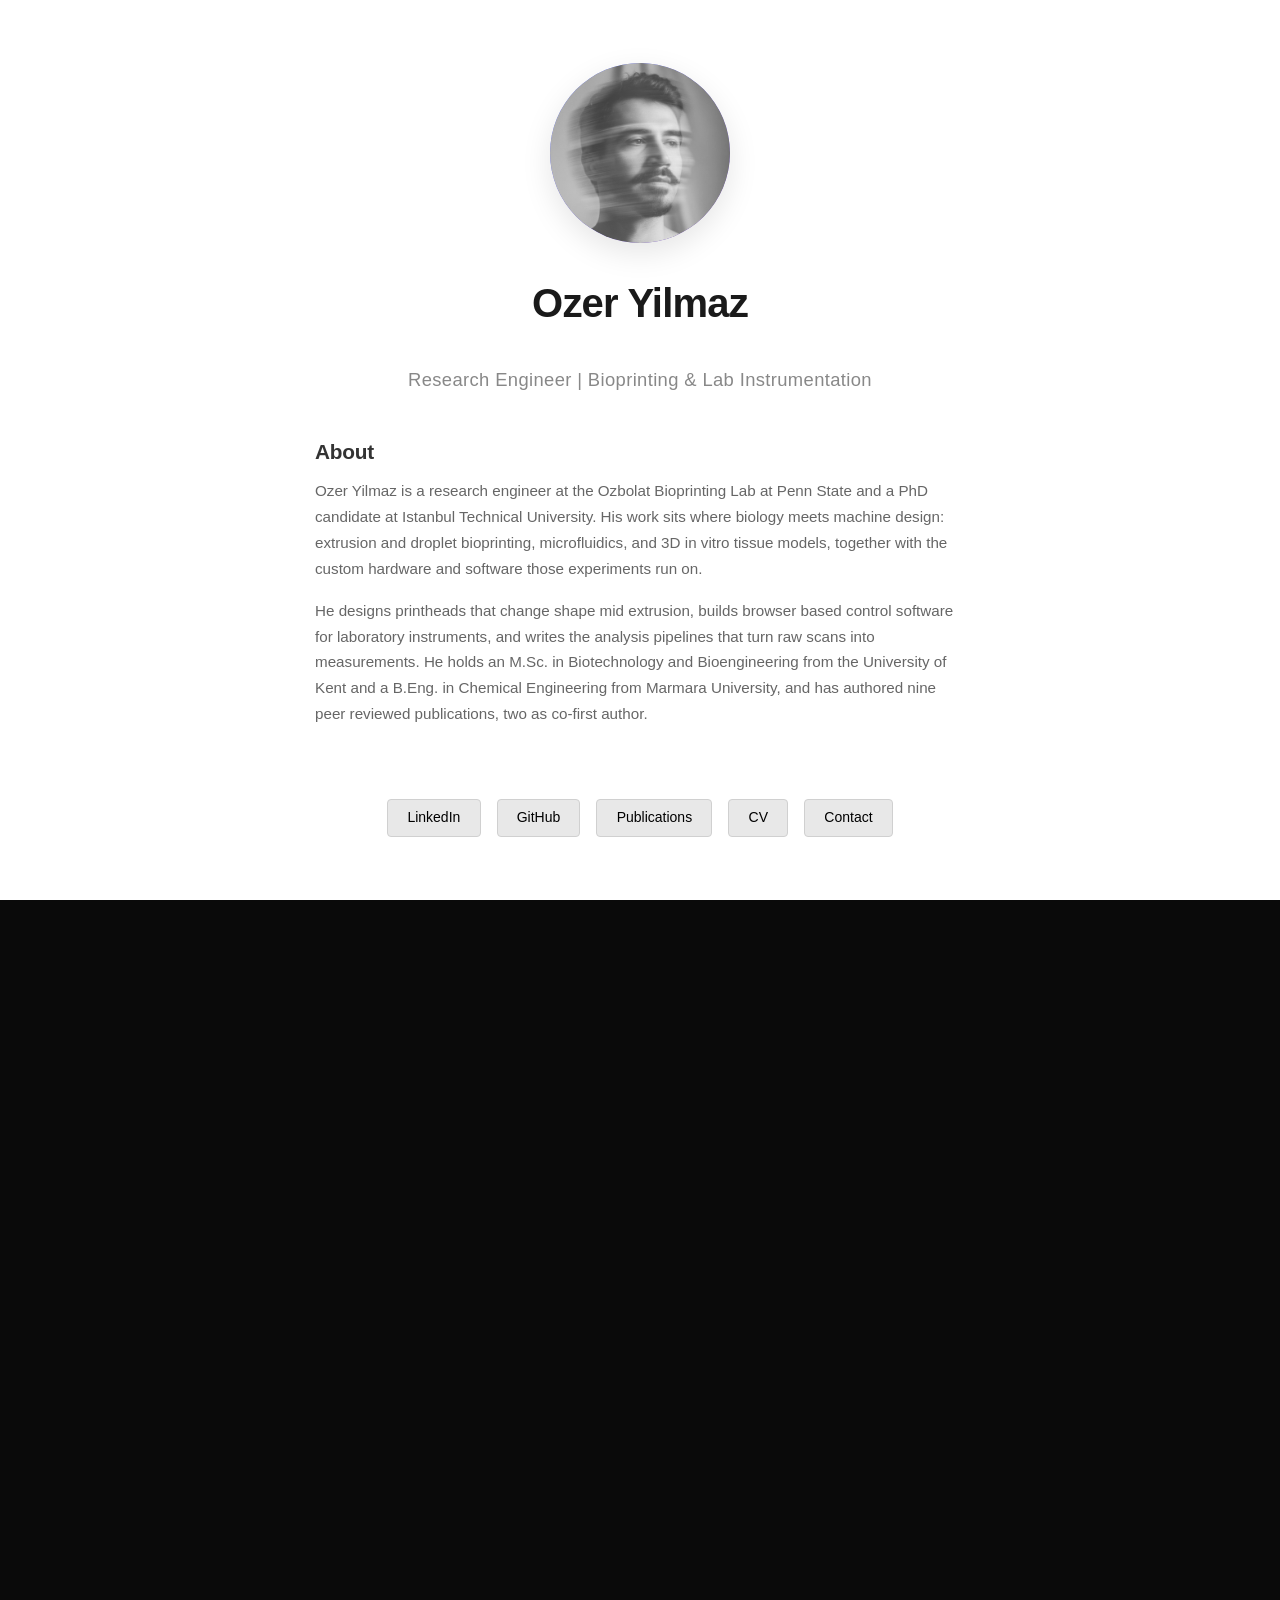
<file: index.html>
<!DOCTYPE html>
<html lang="en">
<head>
<meta charset="UTF-8">
<meta name="viewport" content="width=device-width, initial-scale=1.0">
<title>Ozer Yilmaz - Research Engineer</title>
<meta name="description" content="Ozer Yilmaz, research engineer working on bioprinting, lab instrumentation and 3D tissue models.">
<link rel="icon" type="image/jpeg" href="[data-uri]">
<link rel="apple-touch-icon" href="[data-uri]">
<link rel="preconnect" href="https://fonts.googleapis.com">
<link rel="preconnect" href="https://fonts.gstatic.com" crossorigin>
<link href="https://fonts.googleapis.com/css2?family=VT323&family=Major+Mono+Display&display=swap" rel="stylesheet">
<style>
/* ============================================================
   BASE
   ============================================================ */
:root{
  --transition-smooth:cubic-bezier(0.4,0,0.2,1);
}
*{margin:0;padding:0;box-sizing:border-box}
html{scroll-behavior:smooth;font-size:16px;-webkit-text-size-adjust:100%;background:#0a0a0a}
body{min-height:100vh;overflow-x:hidden;position:relative;transition:all .5s var(--transition-smooth)}

.h1{font-size:clamp(2.5rem,5vw,4rem)}
.h2{font-size:clamp(1.75rem,3vw,2.5rem)}
.h3{font-size:clamp(1.25rem,2vw,1.75rem)}
.body-large{font-size:1.125rem}
.small{font-size:.875rem}

.container{width:min(90%,1200px);margin:0 auto;padding:2rem}

.content-section{
  margin:4rem 0;opacity:0;transform:translateY(30px);
  transition:opacity .8s var(--transition-smooth),transform .8s var(--transition-smooth);
  position:relative;z-index:50;
}
.content-section.visible{opacity:1;transform:translateY(0)}
.footer.content-section{margin-top:8rem;position:relative;z-index:10}

@keyframes fadeIn{from{opacity:0}to{opacity:1}}
.fade-in{animation:fadeIn .8s ease-out forwards}
@keyframes glitch{
  0%,100%{transform:translate(0)}
  20%{transform:translate(-2px,2px)}
  40%{transform:translate(-2px,-2px)}
  60%{transform:translate(2px,2px)}
  80%{transform:translate(2px,-2px)}
}
*:focus{outline:2px solid currentColor;outline-offset:4px}

/* ============================================================
   THEME: GLITCH
   ============================================================ */
body.theme-glitch{
  --bg-primary:#0a0a0a;
  --bg-secondary:#1a1a1a;
  --neon-green:#2ECC10;
  --neon-pink:#A6099E;
  --neon-purple:#7E00CC;
  --text-primary:var(--neon-green);
  --text-secondary:#1ACC00;
  --accent:var(--neon-pink);
  --border:rgba(46,204,16,.25);
  --shadow-green:0 0 14px rgba(46,204,16,.35);

  font-family:'VT323',monospace;
  background:
    radial-gradient(ellipse at 20% 30%, rgba(57,255,20,.1) 0%, transparent 40%),
    radial-gradient(ellipse at 80% 70%, rgba(255,16,240,.1) 0%, transparent 40%),
    radial-gradient(ellipse at 50% 50%, rgba(157,0,255,.05) 0%, transparent 50%),
    var(--bg-primary);
  background-color:var(--bg-primary);
  background-attachment:fixed;
  color:var(--text-primary);
  line-height:1.4;
  font-size:20px;
}
body.theme-glitch::before{
  content:'';position:fixed;top:0;left:0;width:100%;height:100%;
  background:repeating-linear-gradient(0deg,transparent,transparent 2px,rgba(57,255,20,.03) 2px,rgba(57,255,20,.03) 4px);
  pointer-events:none;z-index:1;mix-blend-mode:screen;
}

@keyframes blink{0%,50%{opacity:1}51%,100%{opacity:0}}
@keyframes cursor-blink{0%,50%{opacity:1}51%,100%{opacity:0}}
@keyframes neon-pulse{from{filter:brightness(.92) saturate(.95)}to{filter:brightness(1.05) saturate(1.1)}}
@keyframes glitch-text{
  0%,100%{text-shadow:0 0 10px var(--neon-green),0 0 20px var(--neon-green),2px 2px 0 var(--neon-pink),-2px -2px 0 var(--neon-purple)}
  25%{text-shadow:0 0 10px var(--neon-pink),0 0 20px var(--neon-pink),-2px 2px 0 var(--neon-purple),2px -2px 0 var(--neon-green)}
  50%{text-shadow:0 0 10px var(--neon-purple),0 0 20px var(--neon-purple),2px -2px 0 var(--neon-green),-2px 2px 0 var(--neon-pink)}
  75%{text-shadow:0 0 10px var(--neon-green),0 0 20px var(--neon-green),-2px -2px 0 var(--neon-pink),2px 2px 0 var(--neon-purple)}
}

.theme-glitch .loading-screen{background:var(--bg-primary)}
.theme-glitch .loading-terminal{
  font-family:'VT323',monospace;color:var(--text-primary);font-size:24px;
  text-transform:uppercase;letter-spacing:.1em;text-shadow:0 0 10px var(--neon-green);
  text-align:center;padding:0 1rem;
}
.theme-glitch .loading-terminal::after{content:'_';animation:blink .5s infinite;color:var(--neon-green)}

.theme-glitch .site-title{
  font-family:'Major Mono Display',monospace;text-transform:lowercase;letter-spacing:.1em;
  color:var(--text-primary);
  text-shadow:0 0 6px rgba(46,204,16,.6),0 0 14px rgba(46,204,16,.3),2px 2px 0 var(--neon-pink),-2px -2px 0 var(--neon-purple);
  animation:neon-pulse 2s ease-in-out infinite alternate, glitch-text 3s infinite;
  line-height:1.1;margin-bottom:.3rem;font-weight:400;
}
.theme-glitch .site-subtitle{
  font-family:'VT323',monospace;text-transform:uppercase;letter-spacing:.2em;color:var(--text-secondary);
}

.theme-glitch .status-line{
  display:inline-block;font-family:'VT323',monospace;font-size:1.2rem;color:var(--neon-green);
  letter-spacing:.05em;min-height:1.5em;
}
.theme-glitch .status-line::after{content:'_';animation:cursor-blink 1s infinite;color:var(--neon-green);font-weight:bold}
.theme-glitch .status-line.status-complete{text-shadow:0 0 10px var(--neon-green)}
.theme-glitch .status-line.status-complete::after{display:none}

.theme-glitch .welcome-manifesto h2,
.theme-glitch .welcome-manifesto h3{
  color:var(--neon-pink);
  text-shadow:0 0 4px rgba(166,9,158,.22),0 0 8px rgba(166,9,158,.12);
  font-family:'Major Mono Display',monospace;font-weight:400;text-transform:lowercase;
  letter-spacing:-.01em;
}
.welcome-manifesto h2{margin-bottom:1rem}
.welcome-manifesto h3{margin:2rem 0 .85rem}
.welcome-manifesto p{margin-bottom:1.2rem;max-width:70ch}

.manifesto-grid{display:grid;grid-template-columns:1fr 1fr;gap:2.5rem;margin-top:1.5rem}
.manifesto-item ul{list-style:none}
.manifesto-item li{margin-bottom:.85rem;padding-left:1.1rem;position:relative;line-height:1.45;color:rgba(46,204,16,.85)}
.manifesto-item li::before{content:'>';position:absolute;left:0;color:var(--text-secondary);opacity:.55}
.manifesto-item-list{list-style:none;margin-top:1.25rem}
.manifesto-item-list li{margin-bottom:.85rem;padding-left:1.1rem;position:relative;line-height:1.45;color:rgba(46,204,16,.85);max-width:74ch}
.manifesto-item-list li::before{content:'>';position:absolute;left:0;color:var(--text-secondary);opacity:.55}
.tool-list{list-style:none;margin-top:1.5rem}
.tool-list li{margin-bottom:1.5rem;padding-left:1.1rem;position:relative}
.tool-list li::before{content:'>';position:absolute;left:0;color:var(--text-secondary);opacity:.55}
.tool-name{font-size:1.2rem}
.tool-path{color:var(--text-secondary);opacity:.5;font-size:.95rem;margin-left:.4rem}
.tool-desc{display:block;color:rgba(46,204,16,.8);line-height:1.45;margin-top:.1rem;max-width:66ch}

.theme-glitch a{color:var(--accent);text-decoration:none;position:relative;text-shadow:0 0 3px rgba(166,9,158,.4);transition:all .3s ease}
.theme-glitch a:hover{color:var(--neon-purple);text-shadow:0 0 10px var(--neon-purple),0 0 20px var(--neon-purple)}
.theme-glitch a::after{content:'_';animation:blink 1s infinite;color:var(--neon-green)}
.theme-glitch .professional-link::after{content:''}

.theme-glitch code{background:var(--bg-primary);color:var(--text-primary);padding:.2em .4em;border:1px solid var(--text-primary)}

.theme-glitch .section-divider{text-align:center;margin:3rem 0;color:var(--neon-purple);font-size:16px;text-shadow:0 0 10px var(--neon-purple)}
.theme-glitch .section-divider::before{content:'══════════ ◊ ══════════'}

/* fragments */
.theme-glitch .fragment{margin:1.5rem 0}
.theme-glitch .fragment-header{
  cursor:pointer;padding:.5rem 0;display:grid;grid-template-columns:1fr auto;
  grid-template-areas:"meta toggle" "title toggle";gap:.15rem .75rem;align-items:center;
  transition:opacity .2s ease;
}
.theme-glitch .fragment-header:hover{opacity:.8}
.theme-glitch .fragment-meta{grid-area:meta;font-family:'VT323',monospace;font-size:.95rem;color:var(--text-secondary);opacity:.6;letter-spacing:.02em}
.theme-glitch .fragment-title{grid-area:title;font-family:'VT323',monospace;font-size:1.2rem;color:var(--neon-pink);text-shadow:0 0 4px rgba(166,9,158,.22),0 0 8px rgba(166,9,158,.12)}
.theme-glitch .fragment-toggle{grid-area:toggle;font-family:'VT323',monospace;font-size:1rem;color:var(--text-secondary);opacity:.7}
.theme-glitch .fragment-body{padding:.75rem 0 1.5rem 1.25rem;border-left:1px dashed rgba(46,204,16,.22);margin-top:.5rem;max-width:72ch}
.theme-glitch .fragment-divider{color:var(--text-secondary);opacity:.35;font-family:'VT323',monospace;margin-bottom:.75rem;overflow:hidden;white-space:nowrap}
.theme-glitch .fragment-body p{margin-bottom:1rem;line-height:1.55;color:rgba(46,204,16,.8)}
.theme-glitch .fragment-body ul{margin:0 0 1rem 1.25rem}
.theme-glitch .fragment-body li{margin-bottom:.5rem}
.theme-glitch .fragment-body em{color:var(--neon-green);font-style:italic;text-shadow:0 0 3px rgba(46,204,16,.25)}
.theme-glitch .fragment-body strong{color:var(--neon-pink)}
.theme-glitch .fragment-reflection{margin-top:1.5rem;padding-top:.75rem;border-top:1px dashed rgba(46,204,16,.18)}
.theme-glitch .fragment-tag{font-family:'VT323',monospace;color:var(--neon-purple);opacity:.8;display:block;margin-bottom:.4rem}
.theme-glitch .fragment-reflection p{font-style:italic;opacity:.85}
.theme-glitch .highlight-pink{
  position:relative;display:inline;
  background:linear-gradient(transparent 30%,rgba(166,9,158,.18) 30%,rgba(166,9,158,.18) 75%,transparent 75%);
  padding:0 4px;margin:0 -2px;box-decoration-break:clone;-webkit-box-decoration-break:clone;
  text-shadow:0 0 6px rgba(166,9,158,.18);
}

/* printhead gate, built like her speakeasy door */
.theme-glitch .gate-entrance{display:flex;justify-content:center;margin:2.5rem 0 1rem}
.theme-glitch .gate-knock{
  background:var(--bg-secondary);border:2px solid var(--neon-purple);color:var(--neon-purple);
  padding:2rem 3rem;font-family:'VT323',monospace;font-size:1.5rem;text-transform:uppercase;
  cursor:pointer;position:relative;transition:all .3s ease;
  box-shadow:0 0 20px rgba(157,0,255,.5),inset 0 0 20px rgba(157,0,255,.1);
}
.theme-glitch .gate-knock:hover{transform:scale(1.05);box-shadow:0 0 40px rgba(157,0,255,.8),inset 0 0 40px rgba(157,0,255,.2);animation:glitch .3s infinite}
.theme-glitch .gate-text{display:block;margin-bottom:.5rem}
.theme-glitch .gate-hint{display:block;font-size:.8rem;opacity:.7;color:var(--neon-pink)}
.theme-glitch .gate-readout{border:1px solid var(--border);background:rgba(0,0,0,.4);padding:1rem;margin-top:1rem;display:none}
.theme-glitch .gate-readout.on{display:block}
.theme-glitch .gate-row{display:flex;justify-content:space-between;gap:1rem;color:var(--text-secondary);opacity:.85}
.theme-glitch .gate-out{margin-top:.8rem;white-space:pre-wrap;color:rgba(46,204,16,.8)}

.theme-glitch footer{
  border-top:1px dashed var(--text-primary);padding:3rem 0;text-align:center;
  font-family:'VT323',monospace;box-shadow:0 -5px 30px rgba(57,255,20,.3);
}

/* ============================================================
   LOADING SCREEN
   ============================================================ */
.loading-screen{
  position:fixed;top:0;left:0;width:100%;height:100%;z-index:9999;
  display:flex;align-items:center;justify-content:center;transition:opacity 1s ease-out;
}
.loading-screen.hidden{opacity:0;pointer-events:none}

/* ============================================================
   FACADE
   ============================================================ */
.facade-layer{
  position:fixed;top:0!important;left:0;width:100%;height:100%;
  background:#ffffff;z-index:10000;overflow-y:auto;
  font-family:-apple-system,BlinkMacSystemFont,'Segoe UI',Roboto,sans-serif;
  transition:opacity .5s ease;transform:none!important;
}
.facade-layer.glitching{animation:facade-glitch 5s ease-out forwards}
.facade-layer.glitching .professional-name,
.facade-layer.glitching .professional-title,
.facade-layer.glitching .professional-bio,
.facade-layer.glitching .bio-heading,
.facade-layer.glitching .professional-links{animation:text-disappear 1s ease-out forwards}

@keyframes text-disappear{
  0%{opacity:1;transform:scale(1)}
  50%{opacity:.5;transform:scale(1.1) skewX(10deg);filter:blur(2px)}
  100%{opacity:0;transform:scale(.8) skewX(-10deg);filter:blur(10px)}
}
@keyframes facade-glitch{
  0%{opacity:1;transform:scale(1)}
  5%{transform:scale(1.01) translate(-2px,0);filter:hue-rotate(90deg)}
  10%{transform:scale(.99) translate(2px,-2px);filter:hue-rotate(180deg) saturate(2)}
  15%{transform:scale(1.02) translate(-1px,2px);filter:hue-rotate(270deg) contrast(2)}
  20%{opacity:1;transform:scale(1) translate(0,0);filter:hue-rotate(0deg)}
  25%{opacity:.8;transform:scaleY(1.1) skewX(5deg)}
  30%{opacity:.6;transform:scaleY(.9) skewX(-5deg);filter:blur(1px)}
  35%{opacity:.4;transform:scale(1.1);filter:blur(2px) brightness(2)}
  40%{opacity:.2;transform:scale(.9);filter:blur(5px) brightness(5)}
  45%{opacity:1;transform:scale(1);filter:none}
  90%{opacity:1}
  100%{opacity:0}
}

.professional-container{
  max-width:800px;text-align:center;padding:3rem 2rem;margin:0 auto;min-height:100vh;
  display:flex;flex-direction:column;justify-content:center;
}
.facade-layer.glitching .professional-container{align-items:center}
.profile-section{display:flex;flex-direction:column;align-items:center;gap:2rem}

.profile-image{
  width:180px;height:180px;border-radius:50%;
  background:linear-gradient(135deg,#667eea 0%,#764ba2 100%);
  display:flex;align-items:center;justify-content:center;color:#fff;font-size:3rem;font-weight:300;
  box-shadow:0 10px 30px rgba(0,0,0,.1);position:relative;overflow:hidden;flex-shrink:0;
}
.profile-image img{width:100%;height:100%;object-fit:cover;border-radius:50%;position:absolute;top:0;left:0}
.profile-image .initials-fallback{
  display:none;width:100%;height:100%;align-items:center;justify-content:center;
  font-size:3rem;font-weight:300;color:#fff;
  background:linear-gradient(135deg,#667eea 0%,#764ba2 100%);border-radius:50%;
  position:absolute;top:0;left:0;z-index:3;
}
.profile-image .facade-photo{z-index:2;transition:all .5s ease}
.profile-image .true-self-photo{z-index:1;display:none;filter:brightness(1.2) contrast(1.5) saturate(0)}
.profile-image.glitching .facade-photo{animation:photo-glitch .8s ease-out forwards;animation-delay:.2s}
.profile-image.reveal-true-self .facade-photo{opacity:0;transform:scale(1.1) rotate(5deg)}
.profile-image.reveal-true-self .true-self-photo{display:block!important;animation:true-self-reveal 2s ease-out forwards}

@keyframes photo-glitch{
  0%{filter:none;transform:translateX(0)}
  10%{filter:hue-rotate(90deg) saturate(2);transform:translateX(-5px)}
  20%{filter:hue-rotate(180deg) brightness(1.5);transform:translateX(5px) scaleX(1.1)}
  30%{filter:hue-rotate(270deg) contrast(2);transform:translateY(-5px)}
  40%{filter:invert(1);transform:translateY(5px) rotate(-5deg)}
  50%{opacity:.5;filter:brightness(2) blur(2px)}
  60%{opacity:.3;transform:scale(.95) rotate(10deg)}
  80%{opacity:.1;filter:blur(5px)}
  100%{opacity:0;transform:scale(1.2) rotate(15deg);filter:blur(10px)}
}
@keyframes true-self-reveal{
  0%{filter:brightness(0) contrast(2) saturate(0);transform:scale(.8) rotate(-15deg);opacity:0}
  20%{filter:brightness(2) contrast(3) saturate(0) hue-rotate(90deg);opacity:.5;transform:scale(1.05) rotate(-10deg)}
  40%{filter:brightness(1.5) contrast(2) saturate(.5) hue-rotate(180deg);opacity:.8;transform:scale(.95) rotate(5deg)}
  60%{filter:brightness(1.2) contrast(1.8) saturate(1) hue-rotate(270deg);transform:scale(1.02) rotate(-3deg)}
  80%{filter:brightness(1.1) contrast(1.5) saturate(1.5) hue-rotate(360deg);transform:scale(.98) rotate(1deg)}
  100%{
    filter:brightness(1.3) contrast(1.8) saturate(.8) sepia(.3) hue-rotate(90deg)
      drop-shadow(0 0 20px #39FF14) drop-shadow(0 0 40px #39FF14);
    transform:scale(1) rotate(0deg);opacity:1;
  }
}

.profile-image::after{
  content:'';position:absolute;top:0;left:0;width:100%;height:100%;border-radius:50%;opacity:0;
  background:
    radial-gradient(circle at 30% 30%, transparent 30%, rgba(57,255,20,.3) 70%),
    radial-gradient(circle at 70% 70%, transparent 30%, rgba(255,16,240,.2) 70%);
  mix-blend-mode:screen;pointer-events:none;transition:opacity 1s ease;z-index:4;
}
.profile-image.reveal-true-self::after{opacity:1;animation:evil-pulse 2s ease-in-out infinite}
@keyframes evil-pulse{
  0%,100%{transform:scale(1);filter:blur(0)}
  50%{transform:scale(1.1);filter:blur(2px)}
}
.profile-image::before{
  content:'';position:absolute;top:-50%;left:-50%;width:200%;height:200%;z-index:5;
  background:linear-gradient(45deg,transparent,rgba(255,255,255,.3),transparent);
  transform:rotate(45deg);animation:shine 3s ease-in-out infinite;pointer-events:none;
}
@keyframes shine{
  0%{transform:translateX(-100%) translateY(-100%) rotate(45deg)}
  100%{transform:translateX(100%) translateY(100%) rotate(45deg)}
}

.professional-name{
  font-size:2.5rem;font-weight:700;color:#1a1a1a;margin:0 0 .25rem 0;
  letter-spacing:-.02em;transition:all .2s ease;display:inline-block;
}
.professional-title{font-size:1.15rem;color:#888;margin:0 0 .75rem;font-weight:400;letter-spacing:.02em}
.professional-bio{max-width:650px;margin:0 auto 1.5rem;text-align:left}
.bio-heading{font-size:1.3rem;font-weight:600;color:#333;margin-bottom:.75rem;letter-spacing:-.01em}
.professional-bio p{font-size:.95rem;line-height:1.7;color:#666;margin-bottom:1rem;font-weight:400}
.professional-links{display:flex;gap:1rem;justify-content:center;flex-wrap:wrap}
.professional-link{
  padding:.5rem 1.2rem;background:#e8e8e8!important;color:#000!important;text-decoration:none;
  border-radius:4px;font-weight:400;transition:background-color .2s ease;font-size:.875rem;
  border:1px solid #d0d0d0;display:inline-block;text-shadow:none!important;
}
.professional-link:hover{background:#d8d8d8!important;color:#000!important}

.facade-layer.pre-glitch .professional-name{animation:subtle-glitch .5s ease-in-out infinite}
.facade-layer.pre-glitch .profile-image{animation:subtle-hue-shift 3s ease-in-out infinite}
@keyframes subtle-glitch{
  0%,100%{text-shadow:none;transform:translate(0)}
  92%{text-shadow:none;transform:translate(0)}
  95%{text-shadow:2px 2px 0 rgba(0,0,0,.1);transform:translate(-1px,1px)}
  97%{text-shadow:-2px 2px 0 rgba(0,0,0,.1);transform:translate(1px,-1px)}
}
@keyframes subtle-hue-shift{
  0%,100%{filter:none}
  80%{filter:none}
  85%{filter:brightness(1.05)}
  90%{filter:brightness(.95)}
  95%{filter:contrast(1.1)}
}

/* static noise overlay */
.glitch-static{
  position:fixed;top:0;left:0;width:100%;height:100%;opacity:0;pointer-events:none;z-index:10001;
  background-image:
    repeating-radial-gradient(circle at 0 0, transparent 0, #000 2px, transparent 4px),
    repeating-radial-gradient(circle at 50% 50%, transparent 0, #fff 1px, transparent 3px);
  background-size:50px 50px,30px 30px;
  animation:static-noise .1s steps(10) infinite;
}
.facade-layer.glitching ~ .glitch-static{opacity:.3}
@keyframes static-noise{
  0%,100%{transform:translate(0,0)}
  10%{transform:translate(-5%,-5%)}
  20%{transform:translate(5%,5%)}
  30%{transform:translate(-5%,5%)}
  40%{transform:translate(5%,-5%)}
  50%{transform:translate(-2%,-2%)}
  60%{transform:translate(2%,2%)}
  70%{transform:translate(-2%,2%)}
  80%{transform:translate(2%,-2%)}
  90%{transform:translate(1%,1%)}
}

@media(max-width:768px){
  .professional-name{font-size:2rem}
  .professional-title{font-size:1.1rem}
  .profile-image{width:150px;height:150px}
  .container{padding:1rem}
  .manifesto-grid{grid-template-columns:1fr;gap:1.5rem}
  .theme-glitch .welcome-manifesto h2,
  .theme-glitch .welcome-manifesto h3,
  .theme-glitch .fragment-title{text-shadow:0 0 3px rgba(255,16,240,.3),0 0 6px rgba(255,16,240,.2)}
  .theme-glitch a{text-shadow:0 0 3px rgba(255,16,240,.3)}
  .theme-glitch .highlight-pink{background:linear-gradient(transparent 30%,rgba(255,16,240,.15) 30%,rgba(255,16,240,.15) 75%,transparent 75%);text-shadow:0 0 5px rgba(255,16,240,.2)}
  .theme-glitch .gate-hint{text-shadow:none;opacity:.6}
}
</style>
</head>
<body class="theme-glitch">

<!-- ============ PROFESSIONAL FACADE ============ -->
<div class="facade-layer" id="facadeLayer">
  <div class="professional-container">
    <div class="profile-section">
      <div class="profile-image" id="profileImage">
        <img src="[data-uri]" alt="Ozer Yilmaz - Professional" class="facade-photo" id="facadePhoto">
        <img src="[data-uri]" alt="True Self" class="true-self-photo" id="trueSelfPhoto" style="display:none">
        <span class="initials-fallback">OY</span>
      </div>
      <h1 class="professional-name">Ozer Yilmaz</h1>
      <p class="professional-title">Research Engineer | Bioprinting &amp; Lab Instrumentation</p>
      <div class="professional-bio">
        <h2 class="bio-heading">About</h2>
        <p>
          Ozer Yilmaz is a research engineer at the Ozbolat Bioprinting Lab at Penn State
          and a PhD candidate at Istanbul Technical University. His work sits where biology meets
          machine design: extrusion and droplet bioprinting, microfluidics, and 3D in vitro tissue
          models, together with the custom hardware and software those experiments run on.
        </p>
        <p>
          He designs printheads that change shape mid extrusion, builds browser based control
          software for laboratory instruments, and writes the analysis pipelines that turn raw scans
          into measurements. He holds an M.Sc. in Biotechnology and Bioengineering from the
          University of Kent and a B.Eng. in Chemical Engineering from Marmara University, and has
          authored nine peer reviewed publications, two as co-first author.
        </p>
      </div>
      <div class="professional-links">
        <a href="#" class="professional-link">LinkedIn</a>
        <a href="https://github.com/ozeeer" class="professional-link" target="_blank" rel="noopener">GitHub</a>
        <a href="#" class="professional-link">Publications</a>
        <a href="#" class="professional-link">CV</a>
        <a href="mailto:hello@o23r.com" class="professional-link">Contact</a>
      </div>
    </div>
  </div>
</div>

<div class="glitch-static" id="glitchStatic"></div>

<div class="loading-screen" id="loadingScreen" style="display:none">
  <div class="loading-animation">
    <div class="loading-terminal">INITIALIZING SYSTEM TRUE SELF...</div>
  </div>
</div>

<!-- ============ TRUE SELF ============ -->
<div class="container" style="opacity:0">

  <header class="intro-section content-section">
    <h1 class="site-title h1">ozer</h1>
    <p class="site-subtitle">SYSTEM.TRUESELF.INITIALIZE()</p>
  </header>

  <section class="content-section" id="poeticIntro">
    <p class="verse" id="systemStatus">
      <span class="status-line" id="line1">&gt; </span><br>
      <span class="status-line" id="line2">&gt; </span><br>
      <span class="status-line" id="line3">&gt; </span>
    </p>
  </section>

  <section class="content-section" id="welcome-section">
    <div class="welcome-manifesto">
      <h2 class="h2">Welcome to my digital space</h2>
      <p class="body-large">
        I build the machines that biology gets printed with, and the software that runs them.
        Most of my week goes to pressure lines, stepper motors, cell culture, and code that has to
        keep working overnight. This page is where I keep notes on that: what I am building,
        what broke, and what it taught me.
      </p>

      <h3 class="h3">About me</h3>
      <p class="body-large">
        Born in Turkey, trained as a chemical engineer, now working on bioprinting hardware.<br>
        Living in State College, PA. Outside the lab, mostly hiking.
      </p>

      <div class="manifesto-item">
        <h3 class="h3">I believe in...</h3>
        <ul>
          <li>A small tool built in an afternoon is often worth more than a workflow everyone puts up with</li>
          <li>A protocol is finished when someone else can run it and get the same result</li>
          <li>Lab software should open in a browser, with nothing to install</li>
          <li>Building the hardware surfaces problems that simulation does not</li>
        </ul>
      </div>
    </div>
  </section>

  <div class="section-divider"></div>

  <section class="content-section" id="tools-section">
    <div class="welcome-manifesto">
      <h3 class="h3">Lab Tools</h3>
      <p class="body-large">
        Lab tools I built as single HTML files. Nothing to install and no account needed,
        they run in the browser.
      </p>
      <ul class="tool-list">
        <li>
          <a class="tool-name" href="bioprinter/" target="_blank" rel="noopener">OZ Bioprinter</a><span class="tool-path">// /bioprinter</span>
          <span class="tool-desc">Control interface for the extrusion bioprinter over Web Serial. Jog the axes, run pressure on both printheads, send G-code straight from the browser.</span>
        </li>
        <li>
          <a class="tool-name" href="droplet/" target="_blank" rel="noopener">OZ Droplet Printer Studio</a><span class="tool-path">// /droplet</span>
          <span class="tool-desc">Pattern and dispense planning for the Jetlab4 piezoelectric inkjet printer, with waveform and array setup.</span>
        </li>
        <li>
          <a class="tool-name" href="robot/" target="_blank" rel="noopener">OZ Robot Studio</a><span class="tool-path">// /robot</span>
          <span class="tool-desc">Path planning and SPEL+ code generation for a six axis EPSON C8 arm. Lay out the motion, export the program.</span>
        </li>
        <li>
          <a class="tool-name" href="gcode2stl/" target="_blank" rel="noopener">G-code to STL</a><span class="tool-path">// /gcode2stl</span>
          <span class="tool-desc">Converts a G-code path into an STL mesh, with a 3D viewer to check the result before printing.</span>
        </li>
      </ul>
    </div>
  </section>

  <div class="section-divider"></div>

  <section class="content-section" id="exploring-section">
    <div class="welcome-manifesto">
      <h3 class="h3">Currently exploring...</h3>
      <ul class="manifesto-item-list">
        <li>A printhead that changes its own cross section mid print, six bladders on a pneumatic rail <span style="color:var(--neon-pink)">// SHAPE_SHIFTING_NOZZLE // IN_PROGRESS //</span></li>
        <li>Raw optical coherence scans turned into corrected organoid volumes <span style="color:var(--neon-pink)">// OCT_PIPELINE // IN_PROGRESS //</span></li>
        <li>Printing a whole construct in one rotation instead of layer by layer <span style="color:var(--neon-pink)">// CAL_VOLUMETRIC // PLANNING //</span></li>
        <li>A round display with cartoon robot eyes that blink while experiments run <span style="color:var(--neon-pink)">// DESK_BUDDY // HIBERNATING //</span></li>
      </ul>
    </div>
  </section>

  <div class="section-divider"></div>

  <section class="content-section" id="saved-fragments-section">
    <div class="welcome-manifesto">
      <h3 class="h3">Random Bits</h3>
      <p class="body-large">Logs, failures, experiments, half finished thoughts.</p>

      <article class="fragment">
        <div class="fragment-header" onclick="toggleEntry(this)">
          <span class="fragment-meta">&gt; 2026-06-14 // nozzle_test.log</span>
          <span class="fragment-title">The Day The Bladders Held Pressure</span>
          <span class="toggle-indicator fragment-toggle">[+]</span>
        </div>
        <div class="fragment-body collapsible-content" style="display:none">
          <div class="fragment-divider">─────────────────────────</div>
          <p>Five relays, two power rails, and one assumption I did not check: that the sensors I ordered covered the range I needed. They did not. The bladders operate between 0.15 and 0.8 MPa and the sensors topped out well below that, so for two weeks every reading was a flat line that looked like a failed design.</p>
          <p><span class="highlight-pink">When the data looks flat, check the instrument before doubting the design.</span></p>
          <p>With the correct sensors, the first inflation was even across all six lobes, and the extruded filament changed width without pausing the print. That is the behaviour the whole design was aiming for.</p>
          <div class="fragment-reflection">
            <span class="fragment-tag">// reflection</span>
            <p>Two weeks lost to a spec I never verified. The instrument is part of the experiment.</p>
          </div>
        </div>
      </article>

      <article class="fragment">
        <div class="fragment-header" onclick="toggleEntry(this)">
          <span class="fragment-meta">&gt; 2026-05-02 // philosophy.txt</span>
          <span class="fragment-title">Why Every Lab Tool I Build Is One HTML File</span>
          <span class="toggle-indicator fragment-toggle">[+]</span>
        </div>
        <div class="fragment-body collapsible-content" style="display:none">
          <div class="fragment-divider">─────────────────────────</div>
          <p>A lab tool has a short window to prove itself. If a colleague has to install a runtime, create an account, or read a README first, most people go back to the shared spreadsheet.</p>
          <p>So: one file, opens in any browser, works offline, syncs when it can reach the network. Booking the biosafety cabinet, counting cells on a hemocytometer, tracking packages, scheduling duties, generating scaffold paths. <em>Same approach, different internals.</em></p>
          <p>The constraint turns out to help. With no build step there is nothing to maintain, and the tools still open two years later.</p>
        </div>
      </article>

      <article class="fragment">
        <div class="fragment-header" onclick="toggleEntry(this)">
          <span class="fragment-meta">&gt; 2026-03-08 // recovery.log</span>
          <span class="fragment-title">Secure Boot, BitLocker, And A Laptop That Would Not Wake Up</span>
          <span class="toggle-indicator fragment-toggle">[+]</span>
        </div>
        <div class="fragment-body collapsible-content" style="display:none">
          <div class="fragment-divider">─────────────────────────</div>
          <p>Changed one firmware setting, rebooted, and got a recovery key prompt for a key I had saved somewhere sensible and then forgotten. The rest of the evening went into EFI partitions.</p>
          <p>Noting it for next time: <code>suspend BitLocker before changing Secure Boot</code>. One command, one minute.</p>
        </div>
      </article>

      <article class="fragment">
        <div class="fragment-header" onclick="toggleEntry(this)">
          <span class="fragment-meta">&gt; // pressure_check.gate</span>
          <span class="fragment-title">Printhead Readiness Test</span>
          <span class="toggle-indicator fragment-toggle">[+]</span>
        </div>
        <div class="fragment-body collapsible-content" style="display:none">
          <div class="fragment-divider">─────────────────────────</div>
          <p>Every print starts the same way: arm the heads, watch the rail, wait for the pressure to settle.</p>
          <div class="gate-entrance">
            <button class="gate-knock" onclick="armHeads(this)">
              <span class="gate-text">ARM BOTH PRINTHEADS</span>
              <span class="gate-hint">(M760 / M762)</span>
            </button>
          </div>
          <div class="gate-readout" id="gateReadout">
            <div class="gate-row"><span>PRINTHEAD_1 M760</span><span id="s1">IDLE</span></div>
            <div class="gate-row"><span>PRINTHEAD_2 M762</span><span id="s2">IDLE</span></div>
            <div class="gate-out" id="gateOut"></div>
          </div>
        </div>
      </article>
    </div>
  </section>

  <footer class="footer content-section">
    <p>// BUILT WITH SOLENOIDS, GELATIN AND A LOT OF FAILED PRINTS //</p>
    <p class="small">SYSTEM.MOOD: <span id="currentMood">EXTRUDING</span></p>
    <p class="small">EXIT_PORTAL: // <a href="home.html">o23r.com/home</a> //</p>
  </footer>

</div>

<script>
/* ---------- fragments ---------- */
function toggleEntry(header){
  var body=header.nextElementSibling, tog=header.querySelector('.fragment-toggle');
  var open=body.style.display!=='none';
  body.style.display=open?'none':'block';
  tog.textContent=open?'[+]':'[-]';
}

/* ---------- printhead gate ---------- */
var headsArmed=false;
function armHeads(btn){
  document.getElementById('gateReadout').classList.add('on');
  if(headsArmed){
    headsArmed=false;
    document.getElementById('s1').textContent='IDLE';
    document.getElementById('s2').textContent='IDLE';
    document.getElementById('gateOut').textContent='M761 / M763 sent. Rail vented, heads idle.';
    btn.querySelector('.gate-text').textContent='ARM BOTH PRINTHEADS';
    return;
  }
  headsArmed=true;
  document.getElementById('s1').textContent='ARMED';
  document.getElementById('s2').textContent='ARMED';
  document.getElementById('gateOut').textContent='M760 / M762 sent.\nRail holding at 0.42 MPa.';
  btn.querySelector('.gate-text').textContent='VENT AND STAND DOWN';
}

/* ---------- system status lines ---------- */
var STATUS=['RAIL PRESSURE NOMINAL','PRINTHEAD ARMED, 0.42 MPa','CELLS STILL ALIVE, DAY 6'];
function runSystemStatus(){
  STATUS.forEach(function(text,n){
    var el=document.getElementById('line'+(n+1));
    if(!el) return;
    setTimeout(function(){
      var i=0;
      var iv=setInterval(function(){
        el.textContent='> '+text.slice(0,++i);
        if(i>=text.length){ clearInterval(iv); el.classList.add('status-complete'); }
      },45);
    },600+n*1400);
  });
}

/* ============================================================
   FACADE MANAGER
   ============================================================ */
function FacadeManager(){
  this.facadeLayer=document.getElementById('facadeLayer');
  this.loadingScreen=document.getElementById('loadingScreen');
  this.glitchStatic=document.getElementById('glitchStatic');
  this.init();
}

FacadeManager.prototype.init=function(){
  var self=this;
  setTimeout(function(){ self.beginGlitchSequence(); },7000);
  setTimeout(function(){ self.addSubtleGlitches(); },3000);
};

FacadeManager.prototype.glitchTextWithCharacters=function(text){
  var chars='!?@#$%^&*İıÇçĞğÖöÜüŞş';
  return text.split('').map(function(c,i){
    if(Math.random()>0.8 && i>0 && i<text.length-1) return chars[Math.floor(Math.random()*chars.length)];
    return c;
  }).join('');
};
FacadeManager.prototype.glitchString=function(str){
  var chars='!@#$%^&*()_+-=[]{}|;:,.<>?/~`01';
  return str.split('').map(function(c){
    if(Math.random()>0.8 && c!==' ') return chars[Math.floor(Math.random()*chars.length)];
    return c;
  }).join('');
};
FacadeManager.prototype.partialGlitch=function(text){
  var chars='?!@#$%^&*_+={}[]|<>/~';
  return text.split('').map(function(c){
    if(Math.random()>0.7 && c!==' ') return chars[Math.floor(Math.random()*chars.length)];
    return c;
  }).join('');
};

FacadeManager.prototype.addSubtleGlitches=function(){
  var self=this;
  this.facadeLayer.classList.add('pre-glitch');
  var bioTexts=this.facadeLayer.querySelectorAll('.professional-bio p');
  var bioHeading=this.facadeLayer.querySelector('.bio-heading');
  this.originalBioTexts=Array.prototype.map.call(bioTexts,function(p){return p.textContent});
  this.originalBioHeading=bioHeading?bioHeading.textContent:'';

  this.bioGlitchInterval=setInterval(function(){
    Array.prototype.forEach.call(bioTexts,function(p,index){
      if(Math.random()>0.7){
        var words=self.originalBioTexts[index].split(' ').map(function(word){
          var rand=Math.random();
          if(rand>0.9) return word+'???';
          if(rand>0.8) return word+'?';
          if(rand>0.75) return '?'+word;
          return word;
        });
        p.textContent=words.join(' ');
        setTimeout(function(){ p.textContent=self.originalBioTexts[index]; },200);
      }
    });
    if(bioHeading && Math.random()>0.8){
      bioHeading.textContent='About?';
      setTimeout(function(){ bioHeading.textContent=self.originalBioHeading; },300);
    }
  },500);

  this.flickerInterval=setInterval(function(){
    if(Math.random()>0.8){
      self.facadeLayer.style.opacity='0.98';
      setTimeout(function(){ self.facadeLayer.style.opacity='1'; },50);
    }
  },100);

  setTimeout(function(){ self.addBolderGlitches(); },2000);
};

FacadeManager.prototype.addBolderGlitches=function(){
  var self=this;
  var nameElement=this.facadeLayer.querySelector('.professional-name');
  var titleElement=this.facadeLayer.querySelector('.professional-title');
  var bioTexts=this.facadeLayer.querySelectorAll('.professional-bio p');
  var originalName=nameElement.textContent;
  var originalTitle=titleElement.textContent;
  var originalBios=Array.prototype.map.call(bioTexts,function(p){return p.textContent});
  this.bioWordIntervals=[];

  this.nameGlitchInterval=setInterval(function(){
    if(Math.random()>0.7){
      nameElement.textContent=self.glitchTextWithCharacters(originalName);
      setTimeout(function(){ nameElement.textContent=originalName; },150);
    }
  },300);

  this.titleGlitchInterval=setInterval(function(){
    if(Math.random()>0.5){
      titleElement.textContent='Research Engineer? | Bioprinting? & Lab Instrumentation';
      setTimeout(function(){ titleElement.textContent=originalTitle; },200);
    }
  },400);

  Array.prototype.forEach.call(bioTexts,function(p,index){
    self.bioWordIntervals.push(setInterval(function(){
      if(Math.random()>0.9){
        var words=originalBios[index].split(' ');
        var wordIndex=Math.floor(Math.random()*words.length);
        words[wordIndex]=words[wordIndex]+'?';
        p.textContent=words.join(' ');
        setTimeout(function(){ p.textContent=originalBios[index]; },300);
      }
    },600));
  });
};

FacadeManager.prototype.beginGlitchSequence=function(){
  var self=this;
  window.scrollTo(0,0);
  document.documentElement.scrollTop=0;
  document.body.scrollTop=0;
  this.facadeLayer.scrollTop=0;
  this.facadeLayer.style.transform='none';

  document.body.style.overflow='hidden';
  document.body.style.position='fixed';
  document.body.style.width='100%';
  document.body.style.top='0';
  document.body.style.left='0';
  document.body.style.touchAction='none';
  document.documentElement.style.overflow='hidden';
  document.documentElement.style.position='fixed';
  document.documentElement.style.width='100%';

  this.preventScroll=function(e){ e.preventDefault(); e.stopPropagation(); return false; };
  document.addEventListener('touchmove',this.preventScroll,{passive:false});
  document.addEventListener('wheel',this.preventScroll,{passive:false});

  if('ontouchstart' in window){
    document.querySelector('meta[name="viewport"]').setAttribute('content',
      'width=device-width, initial-scale=1.0, maximum-scale=1.0, user-scalable=no');
  }

  clearInterval(this.flickerInterval);
  clearInterval(this.bioGlitchInterval);
  clearInterval(this.nameGlitchInterval);
  clearInterval(this.titleGlitchInterval);
  if(this.bioWordIntervals) this.bioWordIntervals.forEach(clearInterval);

  this.scrollInterval=setInterval(function(){
    window.scrollTo(0,0);
    document.documentElement.scrollTop=0;
    document.body.scrollTop=0;
    self.facadeLayer.scrollTop=0;
  },50);
  setTimeout(function(){ clearInterval(self.scrollInterval); },1000);

  setTimeout(function(){
    var profileImage=document.getElementById('profileImage');
    var trueSelfPhoto=document.getElementById('trueSelfPhoto');
    if(profileImage){
      profileImage.classList.add('glitching');
      setTimeout(function(){
        if(trueSelfPhoto) trueSelfPhoto.style.display='block';
        profileImage.classList.add('reveal-true-self');
      },800);
    }

    self.facadeLayer.classList.add('glitching');
    self.createGlitchText();

    setTimeout(function(){ self.land(); },5000);
  },100);
};

FacadeManager.prototype.glitchNameWithMisspellings=function(nameElement){
  var self=this;
  var misspellings=[
    'Ozer Yilmaz',
    'Oser Yilmaz',
    'Ozer Yilmez',
    'Özer Yilmaz',
    'Ozer Yılmaz',
    'Ozzer Yilmaz',
    'Özer Yılmaz',
    'Ö. Yılmaz',
    'Özer',
    'ozer'
  ];
  var index=0;
  var iv=setInterval(function(){
    if(index>=misspellings.length){ clearInterval(iv); return; }
    var current=misspellings[index];

    if(Math.random()>0.3 && index<misspellings.length-1){
      nameElement.textContent=self.partialGlitch(current);
      setTimeout(function(){ nameElement.textContent=current; },100);
    } else {
      nameElement.textContent=current;
    }

    if(index<misspellings.length-3){
      nameElement.style.color=['#ff0000','#00ff00','#ff00ff'][index%3];
      nameElement.style.transform='rotate('+(-2+Math.random()*4)+'deg)';
    } else if(index===misspellings.length-1){
      nameElement.textContent='ozer';
      nameElement.style.color='#39FF14';
      nameElement.style.transform='scale(1) rotate(0deg)';
      nameElement.style.textShadow='0 0 20px #39FF14';
      nameElement.style.fontSize='3rem';
      nameElement.style.letterSpacing='0.1em';
      nameElement.style.fontFamily="'Major Mono Display',monospace";
      setTimeout(function(){ clearInterval(iv); },1000);
      return;
    } else {
      nameElement.style.color='#20FF00';
      nameElement.style.transform='scale(1) rotate(0deg)';
    }
    index++;
  },400);
};

FacadeManager.prototype.createGlitchText=function(){
  var self=this;
  var textElements=this.facadeLayer.querySelectorAll('h1, p');
  var nameElement=this.facadeLayer.querySelector('.professional-name');
  if(nameElement) this.glitchNameWithMisspellings(nameElement);

  Array.prototype.forEach.call(textElements,function(element){
    if(element===nameElement) return;
    var text=element.textContent;
    var glitchInterval=setInterval(function(){
      if(Math.random()>0.7){
        element.textContent=self.glitchString(text);
        setTimeout(function(){ element.textContent=text; },50);
      }
    },100);
    setTimeout(function(){ clearInterval(glitchInterval); },4900);
  });
};

FacadeManager.prototype.land=function(){
  var self=this;
  this.facadeLayer.style.display='none';
  this.glitchStatic.style.display='none';
  this.loadingScreen.style.display='flex';

  setTimeout(function(){
    self.loadingScreen.classList.add('hidden');

    var container=document.querySelector('.container');
    if(container){
      container.style.transition='opacity 1s ease-in';
      container.style.opacity='1';
    }

    document.body.style.overflow='';
    document.body.style.position='';
    document.body.style.width='';
    document.body.style.top='';
    document.body.style.left='';
    document.body.style.touchAction='';
    document.documentElement.style.overflow='';
    document.documentElement.style.position='';
    document.documentElement.style.width='';
    document.removeEventListener('touchmove',self.preventScroll);
    document.removeEventListener('wheel',self.preventScroll);

    if('ontouchstart' in window){
      document.querySelector('meta[name="viewport"]').setAttribute('content',
        'width=device-width, initial-scale=1.0');
    }

    document.querySelectorAll('.content-section').forEach(function(section,index){
      section.style.animationDelay=(index*0.1)+'s';
      section.classList.add('fade-in');
      section.classList.add('visible');
    });

    document.title='o23r.com // SYSTEM.TRUESELF.INITIALIZE()';
    console.log('%c> FACADE.BREACH.DETECTED','color:#ff0000;font-family:VT323,monospace;font-size:16px;');
    console.log('%c> TRUE.SELF.INITIALIZING...','color:#00ff00;font-family:VT323,monospace;font-size:16px;');

    runSystemStatus();
  },1000);
};

document.addEventListener('DOMContentLoaded',function(){
  var facadePhoto=document.getElementById('facadePhoto');
  var trueSelfPhoto=document.getElementById('trueSelfPhoto');
  var fallback=document.querySelector('.initials-fallback');

  if(facadePhoto){
    facadePhoto.onerror=function(){
      this.style.display='none';
      if(fallback) fallback.style.display='flex';
    };
  }
  if(trueSelfPhoto){
    trueSelfPhoto.onerror=function(){ console.log('True self photo not found - using fallback'); };
  }

  new FacadeManager();
});
</script>
</body>
</html>
</file>
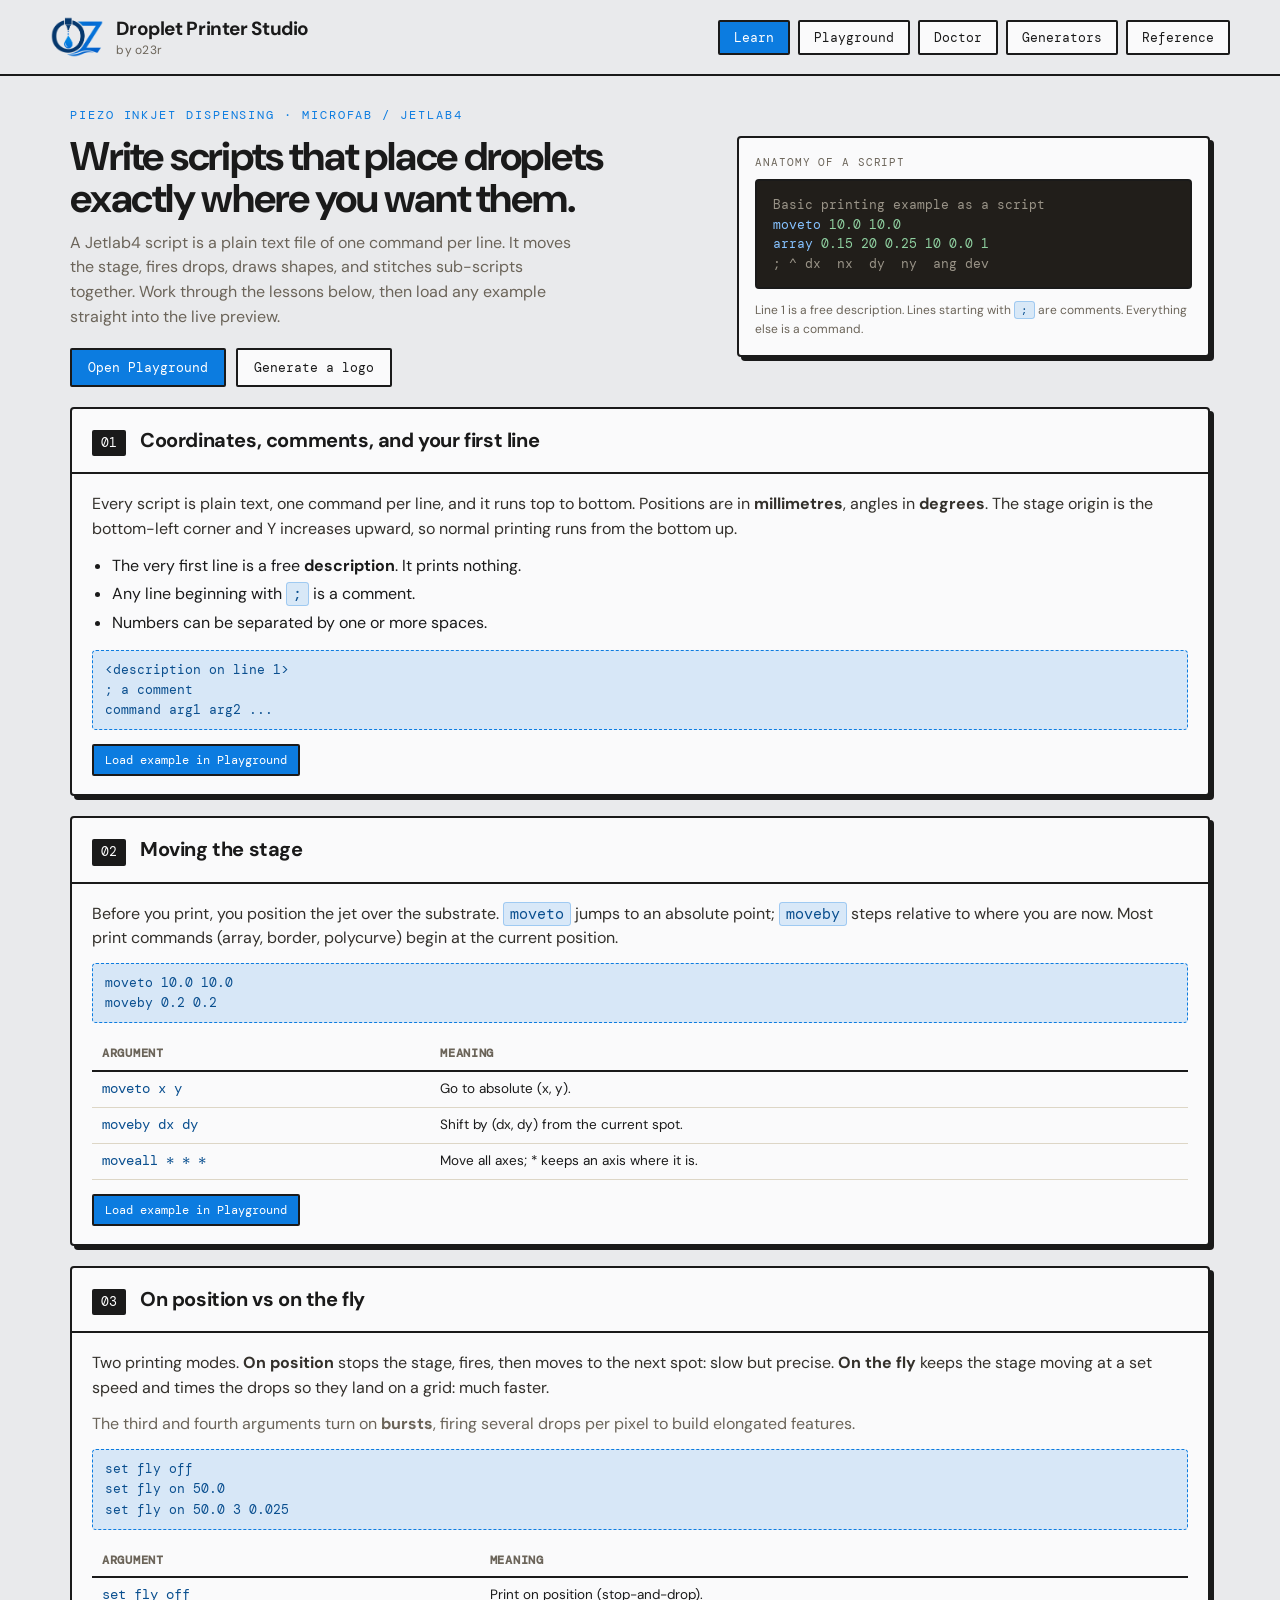
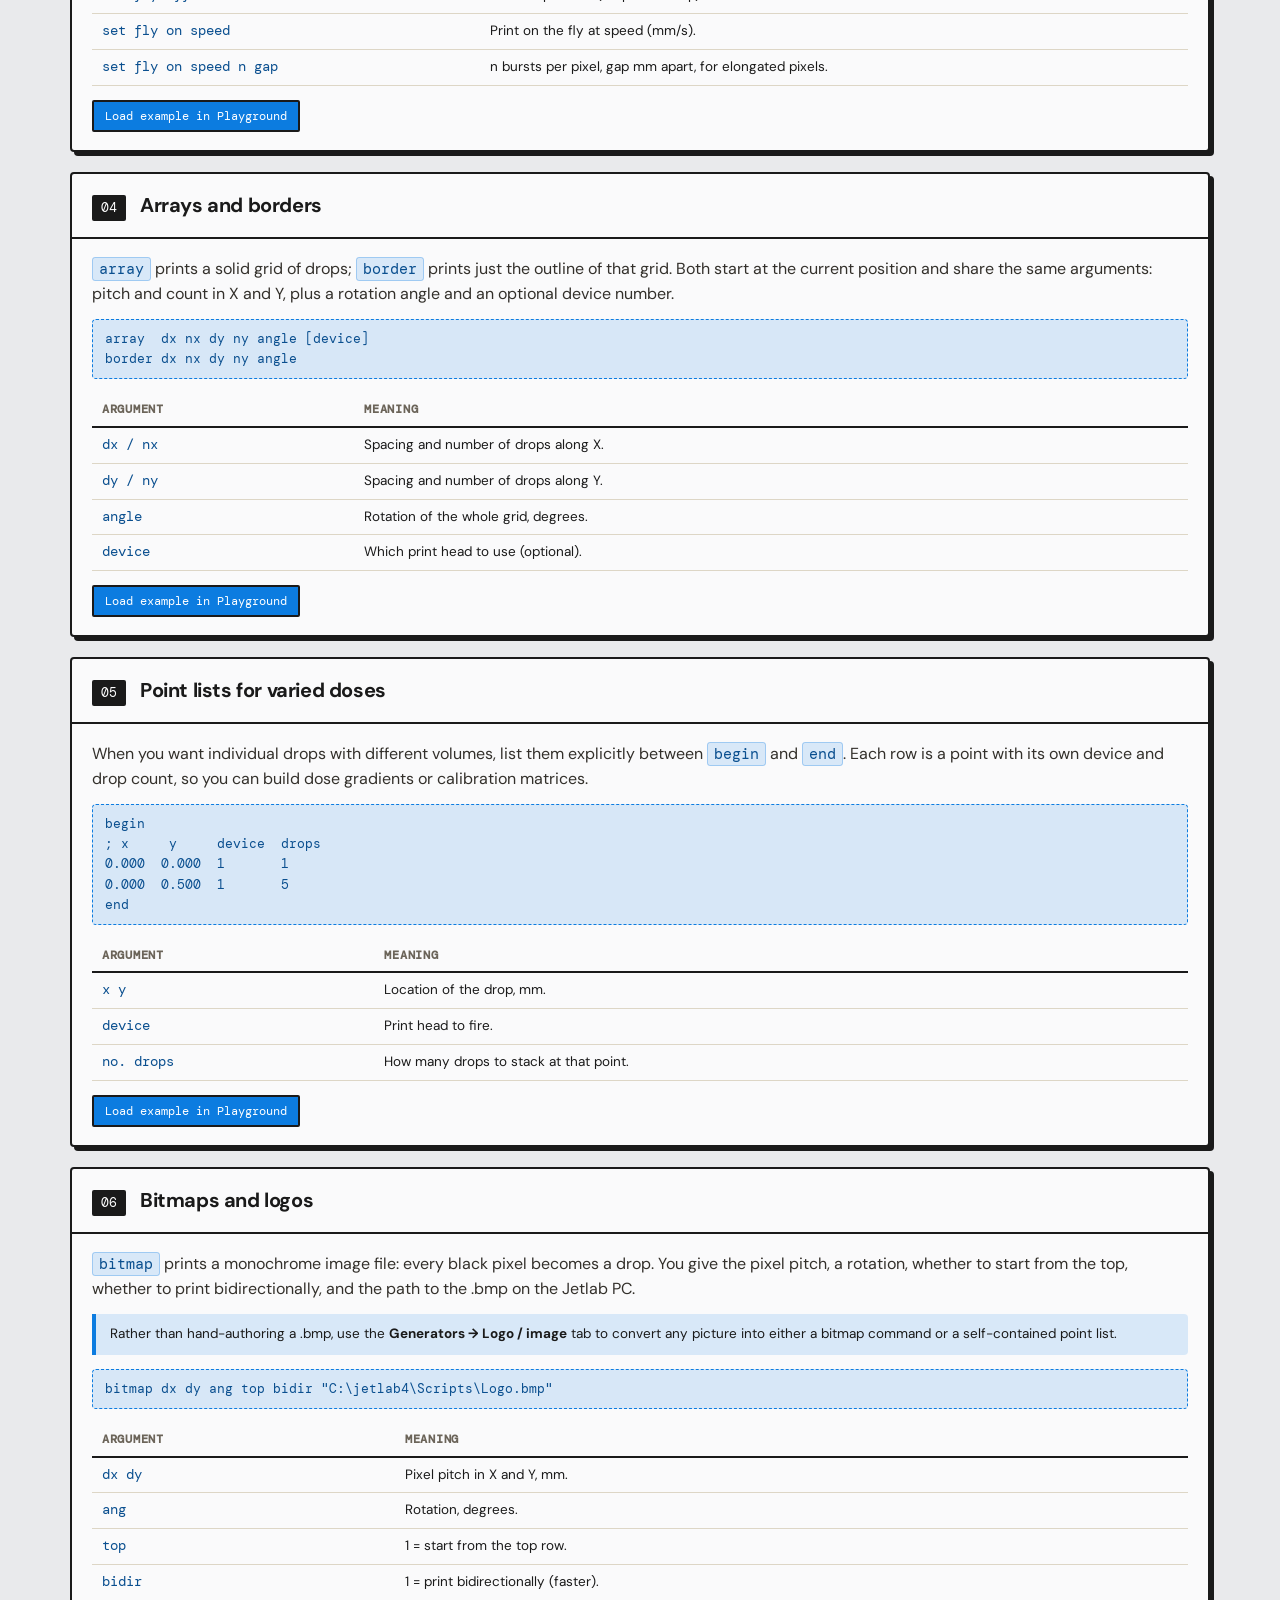
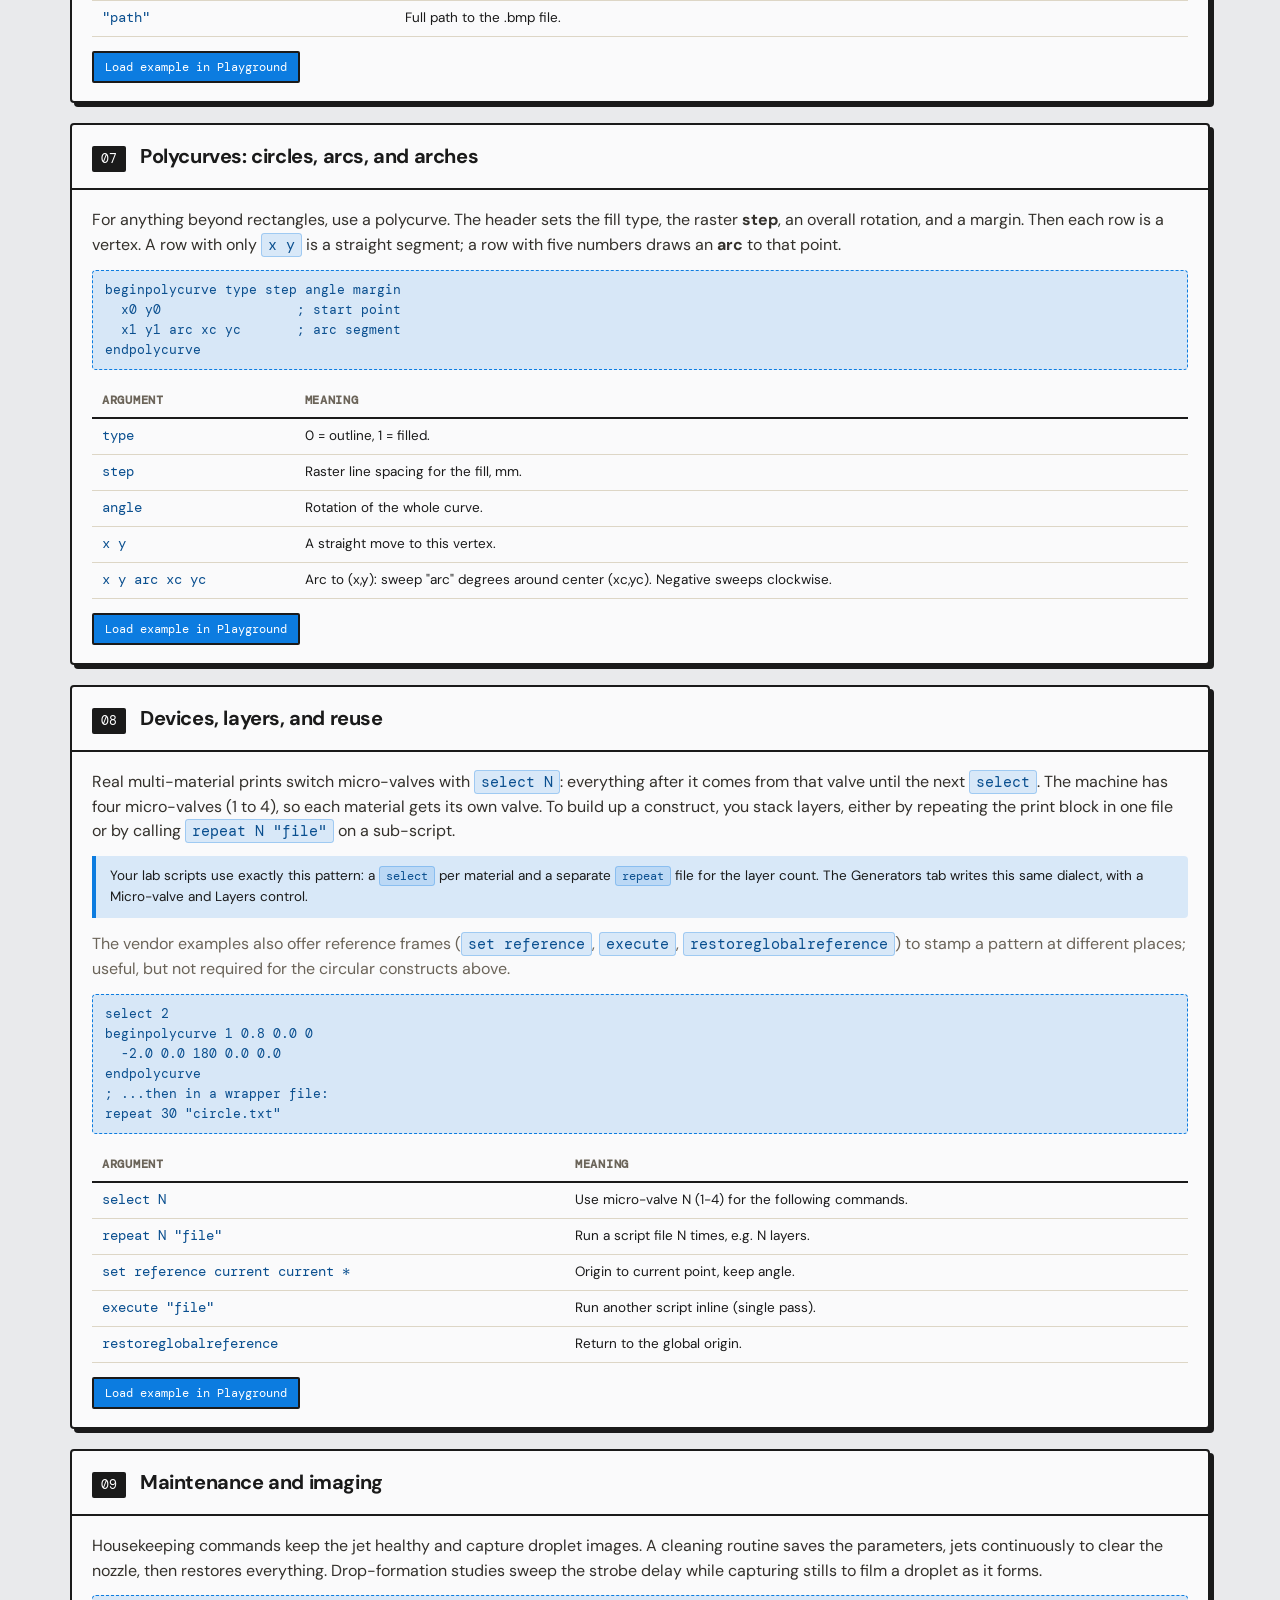
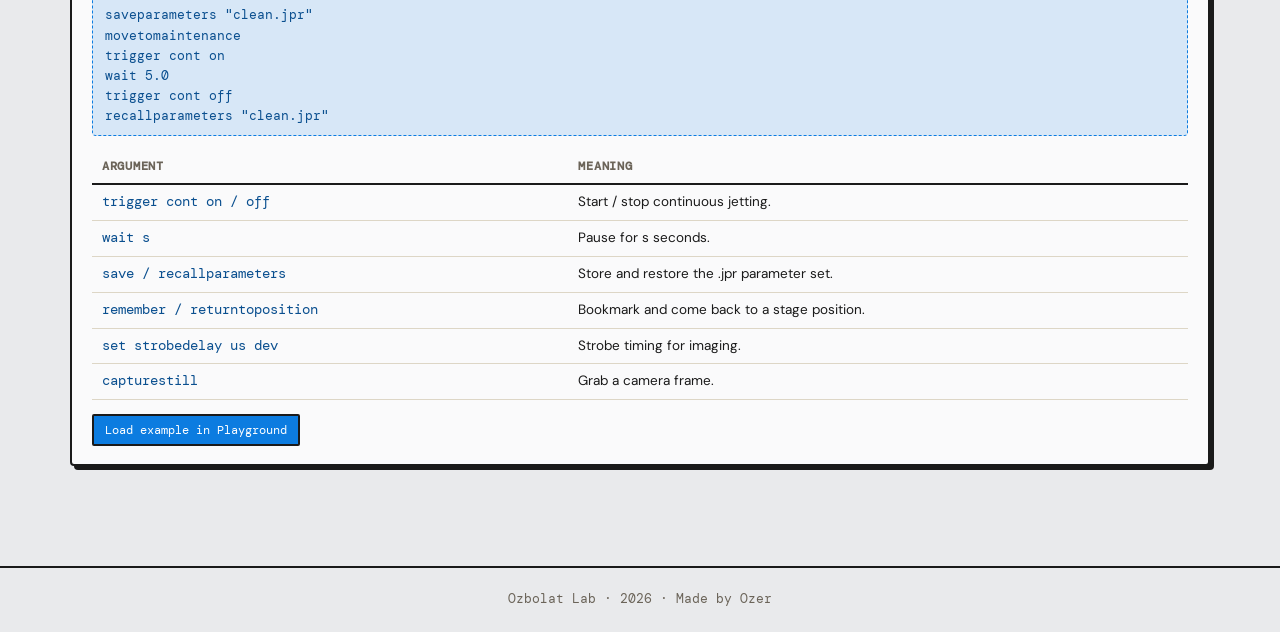
<file: droplet/index.html>
<!DOCTYPE html>
<html lang="en">
<head>
<meta charset="UTF-8">
<meta name="viewport" content="width=device-width, initial-scale=1.0">
<title>Droplet Printer Studio</title>
<link rel="icon" href="[data-uri]">
<link rel="preconnect" href="https://fonts.googleapis.com">
<link rel="preconnect" href="https://fonts.gstatic.com" crossorigin>
<link href="https://fonts.googleapis.com/css2?family=DM+Sans:ital,opsz,wght@0,9..40,400;0,9..40,500;0,9..40,700;1,9..40,400&family=DM+Mono:wght@400;500&display=swap" rel="stylesheet">
<style>
  :root{
    --bg:#E9EAEC;
    --card:#FAFAFB;
    --ink:#1A1A1A;
    --line:#1A1A1A;
    --ember:#0C7CE0;
    --ember-soft:rgba(12,124,224,0.14);
    --muted:#6B6459;
    --grid:#DDD6C6;
    --good:#2F7D5B;
    --shadow:4px 4px 0 var(--ink);
    --shadow-sm:3px 3px 0 var(--ink);
  }
  *{box-sizing:border-box}
  html,body{margin:0}
  body{
    background:var(--bg);
    color:var(--ink);
    font-family:"DM Sans",system-ui,sans-serif;
    line-height:1.55;
    -webkit-font-smoothing:antialiased;
  }
  code,pre,.mono{font-family:"DM Mono",ui-monospace,monospace}
  a{color:var(--ember)}

  .wrap{max-width:1180px;margin:0 auto;padding:0 20px}

  /* Header */
  header.top{border-bottom:2px solid var(--line);background:var(--bg);position:sticky;top:0;z-index:50}
  .topbar{display:flex;align-items:center;gap:16px;padding:14px 0;flex-wrap:wrap}
  .brand{display:flex;align-items:center;gap:12px}
  .logo-drop{display:inline-flex;flex:0 0 auto}
  .logo-img{height:42px;width:auto;display:block}
  .brand h1{font-size:19px;margin:0;letter-spacing:-0.02em;font-weight:700}
  .brand .sub{font-size:12px;color:var(--muted);letter-spacing:0.02em;margin-top:-2px}
  nav.tabs{display:flex;gap:8px;margin-left:auto;flex-wrap:wrap}
  .tab-btn{font-family:"DM Mono",monospace;font-size:13px;background:var(--card);border:2px solid var(--ink);
    padding:7px 14px;cursor:pointer;color:var(--ink);border-radius:2px;transition:transform .05s}
  .tab-btn:hover{transform:translate(-1px,-1px);box-shadow:var(--shadow-sm)}
  .tab-btn[aria-selected="true"]{background:var(--ember);color:#fff}

  section.page{display:none;padding:30px 0 60px}
  section.page.active{display:block}

  /* Hero */
  .hero{display:grid;grid-template-columns:1.15fr .85fr;gap:28px;align-items:center;margin-bottom:8px}
  .hero .eyebrow{font-family:"DM Mono",monospace;font-size:12px;letter-spacing:0.16em;text-transform:uppercase;color:var(--ember)}
  .hero h2{font-size:40px;line-height:1.05;letter-spacing:-0.03em;margin:10px 0 12px}
  .hero p{font-size:16px;color:var(--muted);max-width:46ch;margin:0 0 18px}
  .hero-panel{border:2px solid var(--ink);background:var(--card);box-shadow:var(--shadow);border-radius:4px;padding:16px}
  .hero-panel .cap{font-family:"DM Mono",monospace;font-size:11px;color:var(--muted);margin-bottom:8px;letter-spacing:0.08em;text-transform:uppercase}

  .btn{font-family:"DM Mono",monospace;font-size:13px;border:2px solid var(--ink);background:var(--ink);color:var(--bg);
    padding:9px 16px;cursor:pointer;border-radius:2px;text-decoration:none;display:inline-flex;align-items:center;gap:8px;transition:transform .05s}
  .btn:hover{transform:translate(-1px,-1px);box-shadow:var(--shadow-sm)}
  .btn.ghost{background:var(--card);color:var(--ink)}
  .btn.ember{background:var(--ember);color:#fff;border-color:var(--ink)}
  .btn.small{padding:6px 11px;font-size:12px}

  /* Cards & lesson layout */
  .lesson{border:2px solid var(--ink);background:var(--card);border-radius:4px;box-shadow:var(--shadow);
    margin:20px 0;overflow:hidden}
  .lesson-head{display:flex;align-items:baseline;gap:14px;padding:16px 20px;border-bottom:2px solid var(--ink);background:linear-gradient(0deg,transparent,transparent)}
  .lesson-num{font-family:"DM Mono",monospace;font-size:13px;color:#fff;background:var(--ink);border-radius:2px;padding:3px 9px}
  .lesson-head h3{margin:0;font-size:20px;letter-spacing:-0.02em}
  .lesson-body{padding:18px 20px}
  .lesson-body p{margin:0 0 12px;color:#33302b}
  .lesson-body p.mut{color:var(--muted)}
  .lesson-body ul{margin:6px 0 14px;padding-left:20px}
  .lesson-body li{margin:4px 0}
  .kbd{font-family:"DM Mono",monospace;background:var(--ember-soft);color:#0A4F8F;padding:1px 6px;border-radius:3px;font-size:0.92em;border:1px solid rgba(12,124,224,.28)}

  pre.code{background:#211E1A;color:#F4F1EA;border-radius:4px;padding:14px 16px;overflow:auto;font-size:13px;
    line-height:1.5;border:2px solid var(--ink);margin:0 0 12px}
  pre.code .c{color:#9a9488}
  pre.code .k{color:#86C2FF}
  pre.code .n{color:#8fd0a0}
  .syntax{font-family:"DM Mono",monospace;font-size:13px;background:var(--ember-soft);border:1px dashed var(--ember);
    padding:9px 12px;border-radius:4px;margin:0 0 14px;color:#0A4F8F;overflow:auto;white-space:pre}

  table.params{width:100%;border-collapse:collapse;margin:2px 0 14px;font-size:13.5px}
  table.params th,table.params td{text-align:left;padding:7px 10px;border-bottom:1px solid var(--grid);vertical-align:top}
  table.params th{font-family:"DM Mono",monospace;font-size:12px;text-transform:uppercase;letter-spacing:0.06em;color:var(--muted);border-bottom:2px solid var(--ink)}
  table.params td:first-child{font-family:"DM Mono",monospace;color:#0A4F8F;white-space:nowrap}

  .lesson-actions{display:flex;gap:10px;flex-wrap:wrap;margin-top:4px}

  /* Playground */
  .pg{display:grid;grid-template-columns:1fr 1fr;gap:20px;align-items:start}
  .panel{border:2px solid var(--ink);background:var(--card);border-radius:4px;box-shadow:var(--shadow);overflow:hidden}
  .panel-head{display:flex;align-items:center;gap:10px;padding:11px 14px;border-bottom:2px solid var(--ink)}
  .panel-head h4{margin:0;font-size:14px;font-family:"DM Mono",monospace;letter-spacing:0.02em}
  .panel-head .spacer{margin-left:auto}
  .panel-body{padding:14px}
  textarea#editor{width:100%;height:420px;resize:vertical;border:2px solid var(--ink);border-radius:3px;
    background:#211E1A;color:#F4F1EA;font-family:"DM Mono",monospace;font-size:13px;line-height:1.5;padding:12px;outline:none}
  textarea#editor:focus{border-color:var(--ember)}
  textarea#doc-input{width:100%;height:420px;resize:vertical;border:2px solid var(--ink);border-radius:3px;
    background:#211E1A;color:#F4F1EA;font-family:"DM Mono",monospace;font-size:13px;line-height:1.5;padding:12px;outline:none}
  textarea#doc-input:focus{border-color:var(--ember)}
  .finding{border:2px solid var(--ink);border-radius:4px;padding:10px 12px;margin-bottom:10px;background:#fff}
  .finding.err{border-left:6px solid #C0392B}
  .finding.warn{border-left:6px solid var(--ember)}
  .finding.info{border-left:6px solid #2C6E9B}
  .finding .fh{display:flex;align-items:baseline;gap:8px;margin-bottom:3px}
  .finding .sev{font-family:"DM Mono",monospace;font-size:10.5px;text-transform:uppercase;letter-spacing:0.06em;padding:1px 7px;border-radius:20px;color:#fff}
  .finding.err .sev{background:#C0392B}
  .finding.warn .sev{background:var(--ember)}
  .finding.info .sev{background:#2C6E9B}
  .finding .ln{font-family:"DM Mono",monospace;font-size:12px;color:var(--muted)}
  .finding .msg{font-size:13.5px;margin:2px 0}
  .finding .sug{font-family:"DM Mono",monospace;font-size:12.5px;background:var(--ember-soft);padding:6px 9px;border-radius:3px;margin-top:5px;color:#0A4F8F;white-space:pre-wrap}
  .doc-clean{border:2px solid var(--good);background:rgba(47,125,91,0.08);border-radius:4px;padding:14px;color:#1C4E38;font-size:14px}
  .bed-wrap{position:relative;background:var(--card)}
  canvas#bed{width:100%;display:block;background:#FCFCFD;border-radius:3px}
  .legend{display:flex;flex-wrap:wrap;gap:8px 16px;font-family:"DM Mono",monospace;font-size:11.5px;color:var(--muted);padding:10px 14px 2px}
  .legend b{color:var(--ink);font-weight:500}
  .warns{padding:8px 14px 14px;font-size:12.5px;color:#0A4F8F}
  .warns .w{font-family:"DM Mono",monospace;margin:3px 0}
  .stat-row{display:flex;flex-wrap:wrap;gap:8px 18px;font-family:"DM Mono",monospace;font-size:12px;color:var(--muted);padding:0 14px 12px}
  .stat-row b{color:var(--ink);font-weight:500}

  /* Generators */
  .gen-tabs{display:flex;gap:8px;flex-wrap:wrap;margin-bottom:18px}
  .gen-tab{font-family:"DM Mono",monospace;font-size:12.5px;border:2px solid var(--ink);background:var(--card);
    padding:6px 12px;border-radius:2px;cursor:pointer}
  .gen-tab[aria-selected="true"]{background:var(--ink);color:var(--bg)}
  .gen-grid{display:grid;grid-template-columns:340px 1fr;gap:20px;align-items:start}
  .field{margin-bottom:12px}
  .field label{display:block;font-family:"DM Mono",monospace;font-size:11.5px;text-transform:uppercase;letter-spacing:0.06em;color:var(--muted);margin-bottom:4px}
  .field input,.field select{width:100%;border:2px solid var(--ink);border-radius:3px;padding:8px 10px;
    font-family:"DM Mono",monospace;font-size:13px;background:#fff;color:var(--ink)}
  .field.row2{display:grid;grid-template-columns:1fr 1fr;gap:10px}
  .field.row2 .sub label{display:block}
  .gen-out pre{max-height:360px}
  .hint{font-size:12px;color:var(--muted);margin:6px 0 0}
  .drop-zone{border:2px dashed var(--ink);border-radius:4px;padding:18px;text-align:center;background:#fff;cursor:pointer;font-family:"DM Mono",monospace;font-size:12.5px;color:var(--muted)}
  .drop-zone.hot{background:var(--ember-soft);border-color:var(--ember)}
  .swatchbar{display:flex;align-items:center;gap:10px;margin:8px 0}
  .swatchbar canvas{border:2px solid var(--ink);border-radius:3px;image-rendering:pixelated;background:#fff}

  .gen-genonly{display:none}
  .gen-genonly.active{display:block}
  .valve-key{display:flex;align-items:center;gap:12px;margin-top:8px;font-family:"DM Mono",monospace;font-size:11.5px;color:var(--muted)}
  .valve-key span{display:inline-flex;align-items:center;gap:5px}
  .valve-key i{width:11px;height:11px;border-radius:50%;border:1.5px solid var(--ink);display:inline-block}

  /* Reference */
  .ref-search{margin-bottom:16px}
  .ref-search input{width:100%;max-width:420px;border:2px solid var(--ink);border-radius:3px;padding:9px 12px;
    font-family:"DM Mono",monospace;font-size:13px;background:#fff}
  table.ref{width:100%;border-collapse:collapse;font-size:13.5px;background:var(--card);border:2px solid var(--ink);border-radius:4px;box-shadow:var(--shadow);overflow:hidden}
  table.ref th,table.ref td{text-align:left;padding:9px 12px;border-bottom:1px solid var(--grid);vertical-align:top}
  table.ref th{font-family:"DM Mono",monospace;font-size:12px;text-transform:uppercase;letter-spacing:0.06em;background:var(--ink);color:var(--bg)}
  table.ref td:first-child{font-family:"DM Mono",monospace;color:#0A4F8F;white-space:nowrap;font-weight:500}
  table.ref tr.hide{display:none}
  .cat-pill{display:inline-block;font-family:"DM Mono",monospace;font-size:10.5px;padding:2px 7px;border:1px solid var(--ink);border-radius:20px;color:var(--muted)}

  .note-box{border-left:4px solid var(--ember);background:var(--ember-soft);padding:10px 14px;border-radius:0 4px 4px 0;margin:0 0 14px;font-size:13.5px}
  .toast{position:fixed;bottom:22px;left:50%;transform:translateX(-50%);background:var(--ink);color:var(--bg);
    font-family:"DM Mono",monospace;font-size:13px;padding:10px 16px;border-radius:3px;opacity:0;pointer-events:none;transition:opacity .2s;z-index:99}
  .toast.show{opacity:1}

  footer.site{border-top:2px solid var(--line);margin-top:20px}
  .foot{padding:22px 0;text-align:center;font-family:"DM Mono",monospace;font-size:12.5px;color:var(--muted)}

  @media (max-width:880px){
    .hero{grid-template-columns:1fr}
    .pg{grid-template-columns:1fr}
    .gen-grid{grid-template-columns:1fr}
    .hero h2{font-size:32px}
    nav.tabs{width:100%}
  }
  @media (prefers-reduced-motion:reduce){*{transition:none!important}}
</style>
</head>
<body>

<header class="top">
  <div class="wrap topbar">
    <div class="brand">
      <span class="logo-drop" aria-hidden="true"><img src="[data-uri]" alt="OZ" class="logo-img"></span>
      <div>
        <h1>Droplet Printer Studio</h1>
        <div class="sub"><a href="https://o23r.com" target="_blank" rel="noopener" style="color:inherit;text-decoration:none">by o23r</a></div>
      </div>
    </div>
    <nav class="tabs" role="tablist" aria-label="Sections">
      <button class="tab-btn" role="tab" aria-selected="true" data-page="learn">Learn</button>
      <button class="tab-btn" role="tab" aria-selected="false" data-page="play">Playground</button>
      <button class="tab-btn" role="tab" aria-selected="false" data-page="doctor">Doctor</button>
      <button class="tab-btn" role="tab" aria-selected="false" data-page="gen">Generators</button>
      <button class="tab-btn" role="tab" aria-selected="false" data-page="ref">Reference</button>
    </nav>
  </div>
</header>

<!-- ============ LEARN ============ -->
<section class="page active" id="page-learn">
  <div class="wrap">
    <div class="hero">
      <div>
        <div class="eyebrow">Piezo inkjet dispensing &middot; MicroFab / Jetlab4</div>
        <h2>Write scripts that place droplets exactly where you want them.</h2>
        <p>A Jetlab4 script is a plain text file of one command per line. It moves the stage, fires drops, draws shapes, and stitches sub-scripts together. Work through the lessons below, then load any example straight into the live preview.</p>
        <div class="lesson-actions">
          <button class="btn ember" data-goto="play">Open Playground</button>
          <button class="btn ghost" data-goto="gen">Generate a logo</button>
        </div>
      </div>
      <div class="hero-panel">
        <div class="cap">Anatomy of a script</div>
<pre class="code"><span class="c">Basic printing example as a script</span>
<span class="k">moveto</span> <span class="n">10.0 10.0</span>
<span class="k">array</span> <span class="n">0.15 20 0.25 10 0.0 1</span>
<span class="c">; ^ dx  nx  dy  ny  ang dev</span></pre>
        <div class="hint">Line 1 is a free description. Lines starting with <span class="kbd">;</span> are comments. Everything else is a command.</div>
      </div>
    </div>

    <div id="lesson-container"></div>
  </div>
</section>

<!-- ============ PLAYGROUND ============ -->
<section class="page" id="page-play">
  <div class="wrap">
    <div class="pg">
      <div class="panel">
        <div class="panel-head">
          <h4>script.txt</h4>
          <div class="spacer"></div>
          <button class="btn small ghost" id="btn-clear">Clear</button>
          <button class="btn small ghost" id="btn-copy-editor">Copy</button>
          <button class="btn small ghost" id="btn-download-editor">Download</button>
        </div>
        <div class="panel-body">
          <textarea id="editor" spellcheck="false"></textarea>
          <div class="hint">Type or load an example. The preview updates as you type. Commands that touch external files (<span class="kbd">bitmap</span>, <span class="kbd">execute</span>) are shown as markers.</div>
        </div>
      </div>
      <div class="panel">
        <div class="panel-head">
          <h4>Print bed preview</h4>
          <div class="spacer"></div>
          <button class="btn small ember" id="btn-play">&#9654; Print</button>
          <button class="btn small ghost" id="btn-fit">Fit</button>
        </div>
        <div class="bed-wrap">
          <canvas id="bed" width="640" height="470"></canvas>
        </div>
        <div class="stat-row" id="pg-stats"></div>
        <div class="legend">
          <span>micro-valves:</span>
          <span><b style="color:#0C7CE0">&#9679;</b>1</span>
          <span><b style="color:#2F7D5B">&#9679;</b>2</span>
          <span><b style="color:#1F3F6B">&#9679;</b>3</span>
          <span><b style="color:#8A4FA3">&#9679;</b>4</span>
          <span><b style="color:var(--ember)">+</b> current position</span>
          <span><b>&#9633;</b> external file</span>
          <span>1 grid = 1&nbsp;mm</span>
        </div>
        <div class="warns" id="pg-warns"></div>
      </div>
    </div>
  </div>
</section>

<!-- ============ DOCTOR ============ -->
<section class="page" id="page-doctor">
  <div class="wrap">
    <div class="pg">
      <div class="panel">
        <div class="panel-head">
          <h4>Paste a script to check</h4>
          <div class="spacer"></div>
          <button class="btn small ghost" id="doc-sample">Load a broken sample</button>
        </div>
        <div class="panel-body">
          <textarea id="doc-input" spellcheck="false"></textarea>
          <div class="lesson-actions" style="margin-top:10px">
            <button class="btn ember small" id="doc-check">Check script</button>
            <button class="btn ghost small" id="doc-fix">Apply safe fixes</button>
          </div>
          <div class="hint">The checker looks for the things that make the printer reject a file: unknown or misspelled commands, unbalanced or single-row polycurves, and <span class="kbd">repeat</span> paths that may not exist on this PC.</div>
        </div>
      </div>
      <div class="panel">
        <div class="panel-head"><h4>Findings</h4><div class="spacer"></div><span class="mono" id="doc-count" style="font-size:12px;color:var(--muted)"></span></div>
        <div class="panel-body">
          <div id="doc-results"><p class="hint" style="margin:0">Paste a script and press <b>Check script</b>.</p></div>
        </div>
      </div>
    </div>
    <div class="panel" id="doc-fixed-panel" style="margin-top:20px;display:none">
      <div class="panel-head"><h4>Corrected script</h4><div class="spacer"></div>
        <button class="btn small ghost" id="doc-copy">Copy</button>
        <button class="btn small ghost" id="doc-download">Download</button>
        <button class="btn small ember" id="doc-toplay">Open in Playground</button>
      </div>
      <div class="panel-body"><pre class="code" id="doc-fixed"></pre></div>
    </div>
  </div>
</section>

<!-- ============ GENERATORS ============ -->
<section class="page" id="page-gen">
  <div class="wrap">
    <div class="gen-tabs" role="tablist">
      <button class="gen-tab" role="tab" aria-selected="true" data-gen="logo">Logo / image</button>
      <button class="gen-tab" role="tab" aria-selected="false" data-gen="array">Array</button>
      <button class="gen-tab" role="tab" aria-selected="false" data-gen="border">Border</button>
      <button class="gen-tab" role="tab" aria-selected="false" data-gen="points">Point grid</button>
      <button class="gen-tab" role="tab" aria-selected="false" data-gen="circle">Circle / arch</button>
    </div>

    <div class="gen-grid">
      <div>
        <div class="panel" style="margin-bottom:18px">
          <div class="panel-head"><h4>Print start position</h4></div>
          <div class="panel-body">
            <div class="field row2">
              <div class="sub"><label>Start X (mm)</label><input type="number" id="st-x" value="0" step="0.5"></div>
              <div class="sub"><label>Start Y (mm)</label><input type="number" id="st-y" value="0" step="0.5"></div>
            </div>
            <div class="field row2">
              <div class="sub"><label>Rotation (deg)</label><input type="number" id="st-ang" value="0" step="1"></div>
              <div class="sub"><label>Micro-valve</label><select id="st-dev">
                <option value="1">Valve 1</option>
                <option value="2" selected>Valve 2</option>
                <option value="3">Valve 3</option>
                <option value="4">Valve 4</option>
              </select></div>
            </div>
            <div class="field"><label>Layers (repeat block)</label><input type="number" id="st-layers" value="1" min="1" max="200"></div>
            <div class="valve-key">
              <span>Valve colors:</span>
              <span><i style="background:#0C7CE0"></i>1</span>
              <span><i style="background:#2F7D5B"></i>2</span>
              <span><i style="background:#1F3F6B"></i>3</span>
              <span><i style="background:#8A4FA3"></i>4</span>
            </div>
            <p class="hint" style="margin:6px 0 0">The selected valve becomes a <span class="kbd">select N</span> line in the script. Coordinates are baked in directly (no reference-frame commands), matching your lab scripts. Rebuild after changing this.</p>
          </div>
        </div>
        <!-- LOGO -->
        <div class="gen-genonly active" data-genpanel="logo">
          <div class="panel"><div class="panel-head"><h4>Image &rarr; script</h4></div>
            <div class="panel-body">
              <div class="drop-zone" id="logo-drop">Click or drop an image (PNG/JPG/SVG)</div>
              <input type="file" id="logo-file" accept="image/*" style="display:none">
              <div class="swatchbar"><canvas id="logo-thumb" width="120" height="120"></canvas>
                <div class="hint" id="logo-info">No image loaded yet.</div></div>
              <div class="field"><label>Width in dots (resolution)</label><input type="number" id="lg-cols" value="60" min="4" max="200"></div>
              <div class="field"><label>Dot pitch (mm)</label><input type="number" id="lg-pitch" value="0.1" step="0.01" min="0.02"></div>
              <div class="field"><label>Brightness threshold (0-255)</label><input type="number" id="lg-thresh" value="128" min="1" max="254"></div>
              <div class="field"><label>Ink is</label><select id="lg-invert"><option value="dark">the dark pixels</option><option value="light">the light pixels</option></select></div>
              <div class="field"><label>Output as</label><select id="lg-mode">
                <option value="points">point list (one drop per pixel)</option>
                <option value="bitmap">bitmap command (uses your .bmp)</option></select></div>
              <div class="field" id="lg-bmp-field" style="display:none"><label>.bmp path on the Jetlab PC</label><input type="text" id="lg-bmp" value="C:\jetlab4\Scripts\MyLogo.bmp"></div>
              <div class="field"><label>Fly speed (mm/s)</label><input type="number" id="lg-speed" value="35" step="1"></div>
              <button class="btn ember" id="lg-build">Build script</button>
            </div>
          </div>
        </div>

        <!-- ARRAY -->
        <div class="gen-genonly" data-genpanel="array">
          <div class="panel"><div class="panel-head"><h4>Filled array</h4></div><div class="panel-body">
            <div class="field row2"><div class="sub"><label>Pitch X (dx)</label><input type="number" id="ar-dx" value="0.2" step="0.01"></div><div class="sub"><label>Count X (nx)</label><input type="number" id="ar-nx" value="10" min="1"></div></div>
            <div class="field row2"><div class="sub"><label>Pitch Y (dy)</label><input type="number" id="ar-dy" value="0.2" step="0.01"></div><div class="sub"><label>Count Y (ny)</label><input type="number" id="ar-ny" value="10" min="1"></div></div>
            <div class="field"><label>Angle (deg)</label><input type="number" id="ar-ang" value="0" step="1"></div>
            <div class="field row2"><div class="sub"><label>Fly</label><select id="ar-fly"><option value="on">on the fly</option><option value="off">on position</option></select></div><div class="sub"><label>Speed (mm/s)</label><input type="number" id="ar-speed" value="50" step="1"></div></div>
            <button class="btn ember" id="ar-build">Build script</button>
          </div></div>
        </div>

        <!-- BORDER -->
        <div class="gen-genonly" data-genpanel="border">
          <div class="panel"><div class="panel-head"><h4>Rectangle border</h4></div><div class="panel-body">
            <div class="field row2"><div class="sub"><label>Pitch X (dx)</label><input type="number" id="bd-dx" value="0.2" step="0.01"></div><div class="sub"><label>Count X (nx)</label><input type="number" id="bd-nx" value="30" min="2"></div></div>
            <div class="field row2"><div class="sub"><label>Pitch Y (dy)</label><input type="number" id="bd-dy" value="0.2" step="0.01"></div><div class="sub"><label>Count Y (ny)</label><input type="number" id="bd-ny" value="20" min="2"></div></div>
            <div class="field row2"><div class="sub"><label>Angle (deg)</label><input type="number" id="bd-ang" value="0" step="1"></div><div class="sub"><label>Double border</label><select id="bd-double"><option value="no">single</option><option value="yes">double (nested)</option></select></div></div>
            <div class="field row2"><div class="sub"><label>Fly</label><select id="bd-fly"><option value="on">on the fly</option><option value="off">on position</option></select></div><div class="sub"><label>Speed (mm/s)</label><input type="number" id="bd-speed" value="50" step="1"></div></div>
            <button class="btn ember" id="bd-build">Build script</button>
          </div></div>
        </div>

        <!-- POINTS -->
        <div class="gen-genonly" data-genpanel="points">
          <div class="panel"><div class="panel-head"><h4>Dose-gradient point grid</h4></div><div class="panel-body">
            <p class="hint" style="margin-top:0">Makes a <span class="kbd">begin/end</span> point list placed at the start position. Drop count sweeps from min to max across the rows, handy for dose or calibration studies.</p>
            <div class="field row2"><div class="sub"><label>Pitch X</label><input type="number" id="pt-dx" value="0.5" step="0.05"></div><div class="sub"><label>Cols</label><input type="number" id="pt-nx" value="5" min="1"></div></div>
            <div class="field row2"><div class="sub"><label>Pitch Y</label><input type="number" id="pt-dy" value="0.5" step="0.05"></div><div class="sub"><label>Rows</label><input type="number" id="pt-ny" value="5" min="1"></div></div>
            <div class="field row2"><div class="sub"><label>Min drops</label><input type="number" id="pt-min" value="1" min="1"></div><div class="sub"><label>Max drops</label><input type="number" id="pt-max" value="10" min="1"></div></div>
            <button class="btn ember" id="pt-build">Build script</button>
          </div></div>
        </div>

        <!-- CIRCLE -->
        <div class="gen-genonly" data-genpanel="circle">
          <div class="panel"><div class="panel-head"><h4>Circle &amp; arch (polycurve)</h4></div><div class="panel-body">
            <div class="field"><label>Shape</label><select id="cr-shape"><option value="circle">circle (two half arcs)</option><option value="arch">arch (open, straight sides + top arc)</option></select></div>
            <div class="field row2"><div class="sub"><label>Center X (rel.)</label><input type="number" id="cr-cx" value="0" step="0.5"></div><div class="sub"><label>Center Y (rel.)</label><input type="number" id="cr-cy" value="0" step="0.5"></div></div>
            <div class="field row2"><div class="sub"><label>Radius / half-width</label><input type="number" id="cr-r" value="2.5" step="0.5"></div><div class="sub"><label>Side height (arch)</label><input type="number" id="cr-h" value="10" step="0.5"></div></div>
            <div class="field row2"><div class="sub"><label>Fill</label><select id="cr-fill"><option value="1">filled</option><option value="0">outline</option></select></div><div class="sub"><label>Raster step</label><input type="number" id="cr-step" value="0.25" step="0.05"></div></div>
            <div class="field"><label>Fly speed (mm/s)</label><input type="number" id="cr-speed" value="50" step="1"></div>
            <button class="btn ember" id="cr-build">Build script</button>
          </div></div>
        </div>
      </div>

      <div class="gen-out">
        <div class="panel">
          <div class="panel-head"><h4>Generated script</h4><div class="spacer"></div>
            <button class="btn small ghost" id="gen-copy">Copy</button>
            <button class="btn small ghost" id="gen-download">Download</button>
            <button class="btn small ember" id="gen-toplay">Open in Playground</button>
          </div>
          <div class="panel-body"><pre class="code" id="gen-output">Fill in the fields and press <b>Build script</b>.</pre></div>
        </div>
        <div class="panel" style="margin-top:18px">
          <div class="panel-head"><h4>Preview</h4><div class="spacer"></div><button class="btn small ember" id="gen-play">&#9654; Print</button></div>
          <div class="bed-wrap"><canvas id="gen-bed" width="640" height="420"></canvas></div>
          <div class="stat-row" id="gen-stats"></div>
        </div>
      </div>
    </div>
  </div>
</section>

<!-- ============ REFERENCE ============ -->
<section class="page" id="page-ref">
  <div class="wrap">
    <div class="ref-search"><input type="text" id="ref-q" placeholder="Search commands, e.g. array, fly, reference..."></div>
    <table class="ref">
      <thead><tr><th style="width:26%">Command</th><th style="width:14%">Group</th><th>What it does</th></tr></thead>
      <tbody id="ref-body"></tbody>
    </table>
    <p class="hint">Angles are in degrees, distances in millimetres. A <span class="kbd">*</span> in an argument means "leave unchanged". Trailing arguments in brackets are optional.</p>
  </div>
</section>

<div class="toast" id="toast"></div>

<footer class="site"><div class="wrap foot">Ozbolat Lab &middot; 2026 &middot; Made by Ozer</div></footer>

<script>
"use strict";

/* ============================================================
   EXAMPLE SCRIPTS (from the real Jetlab4 script set)
   ============================================================ */
const EXAMPLES = {
  basic:
`Basic printing example as a script
moveto 10.0 10.0
array 0.15 20 0.25 10 0.0 1`,

  popof:
`Printing on position and on the fly - 7.5 mm x 7.5 mm from (0,0).
; Print an array on position.
set fly off
moveto 0.0 0.0
array 0.2 10 0.2 10  0.0
; Print an array on the fly
set fly on 50.0
moveto 5.0 0.0
array 0.25 10 0.25 10  0.0
; Print an array on position.
set fly off
moveto 5.0 5.0
array 0.2 10 0.2 10  0.0
; Print an array on the fly with elongated pixels from bursts.
set fly on 50.0 3 0.025
moveto 0.0 5.0
array 0.25 10 0.25 10  0.0`,

  singledev:
`Two arrays printed with a single device. - 8 mm x 21 mm from (0,0).
set fly on 25.0 0
moveto 0.0 0.0
array 0.3 25 0.3 16 0.0 1
moveto 8.0 0.0
array 0.3 25 0.3 40 0.0 1`,

  pointlist:
`Prints a point list with different number of drops
; x    y     device#    no. drops
begin
0.000 0.000 1 1
0.000 0.500 1 5
0.000 1.000 1 10
end`,

  border:
`A stand-in for a complex sub-pattern.
moveto 0.0 0.0
border 0.2 50 0.2 30 0.0
moveby 0.2 0.2
border 0.2 48 0.2 28 0.0
moveto 1.0 1.0
array 0.2 30 0.2 10 0.0 1`,

  circle:
`a circle made with polycurve
set fly on 20
; polycurve    type  step  angle  margin
beginpolycurve    1   0.5   0.0    0
; x,  y    arc_angle  xcntr  ycntr
2.5  0.0   180        0.0  0.0
-2.5 0.0   180        0.0  0.0
endpolycurve`,

  arches:
`Shapes beyond lines and rectangles - 20 mm x 30 mm from (-10,-10)
set fly on 50.0
;   Open arch line.
beginpolycurve 0 0.25 0.0 0.05 0 0
-10.0 -10.0
-10.0 10.0 -180.0 0.0 10.0
10.0 -10.0
endpolycurve
set fly on 50.0
;   Filled arch.
beginpolycurve 1 0.25 0.0 0.05 0 0
7.0 -10.0
7.0 10.0 180.0 0.0 10.0
-7.0 -10.0
endpolycurve`,

  jeanluc:
`JeanLuc's Polycurve - 15 mm wide times 6 mm high from (0,0).
set fly on 50.0 0
beginpolycurve 1 0.2 0.0 0
3  0
12 0  180.0  12 3  0 0
3  6  180.0  3  3  0 0
endpolycurve`,

  logo:
`Logo print script.
set fly on 35.0 0
moveto 0.0 0.0
bitmap 1 1 0.0   1   1   "C:\\jetlab4\\Scripts\\TestLogo003.bmp"`,

  reference:
`A stand-in for a complex pattern using reference frames.
set fly on 50.0 0
moveto -5.0 -8.0
set reference current current *
border 0.2 20 0.2 12 0.0
set reference * * * 20.0 5.0 90.0
border 0.2 20 0.2 12 0.0
restoreglobalreference
border 0.2 20 0.2 12 0.0`,

  labcircle:
`Home Circular Construct Multiple layers
; Two heads, two half-discs side by side (alveolar + bronchial).
set fly on 15.0 0
select 2
beginpolycurve 1 0.8 0.0 0
-2.0 0.0 180 0.0 0.0
endpolycurve
set fly on 15.0 0
select 3
beginpolycurve 1 0.8 0.0 0
2.0 0.0 180 0.0 0.0
endpolycurve`,

  labrepeat:
`Circular Construct Number of Repeats
repeat 30 "circle_alveolar.txt"`,

  clean:
`Clean jet device.
saveparameters "C:\\jetlab4\\cleansavepars.jpr"
rememberposition
movetomaintenance
trigger cont off
trigger cont on
wait 5.0
trigger cont off
wait 1.0
set frequency 5000 1
wait 1.0
trigger cont on
wait 5.0
trigger cont off
recallparameters "C:\\jetlab4\\cleansavepars.jpr"
returntoposition`
};

/* ============================================================
   INTERPRETER  ->  turns a script into geometry for preview
   ============================================================ */
function tokenize(line){
  const out=[]; let cur=''; let inq=false;
  for(let i=0;i<line.length;i++){
    const ch=line[i];
    if(ch==='"'){ inq=!inq; cur+=ch; continue; }
    if(!inq && ch===';'){ break; }
    if(!inq && /\s/.test(ch)){ if(cur){out.push(cur);cur='';} continue; }
    cur+=ch;
  }
  if(cur) out.push(cur);
  return out;
}
const KNOWN = new Set(['set','moveto','moveby','moveall','array','border','bitmap','begin','end',
  'beginpolycurve','endpolycurve','endpolycurves','execute','repeat','select','restoreglobalreference',
  'wait','trigger','capturestill','rememberstrobedelay','restorestrobedelay','rememberposition',
  'returntoposition','movetomaintenance','saveparameters','recallparameters']);
const num = t => parseFloat(t);
const rad = d => d*Math.PI/180;

function interpret(text){
  const shapes=[]; const warns=[]; let title=null;
  let pen={x:0,y:0};                    // in current reference frame (local)
  let ref={ox:0,oy:0,th:0};             // world = R(th)*local + o
  let globalRef={ox:0,oy:0,th:0};
  let mode='normal';                    // normal | points | poly
  let poly=null;
  let curDev=1;                         // current print head from 'select'

  const toWorld=(x,y)=>{
    const c=Math.cos(ref.th), s=Math.sin(ref.th);
    return {x: ref.ox + x*c - y*s, y: ref.oy + x*s + y*c};
  };
  const rot=(x,y,a)=>{ const c=Math.cos(a),s=Math.sin(a); return {x:x*c-y*s,y:x*s+y*c}; };

  const lines=text.split(/\r?\n/);
  for(let li=0; li<lines.length; li++){
    const raw=lines[li];
    if(!raw.trim()) continue;
    if(raw.trim()[0]===';') continue;
    const tk=tokenize(raw);
    if(tk.length===0) continue;
    const cmd=tk[0].toLowerCase();

    // description line (first non-comment line that is not a command / not numeric)
    if(title===null && !KNOWN.has(cmd) && isNaN(num(tk[0])) && mode==='normal'){
      title=raw.trim(); continue;
    }

    /* ---- point list ---- */
    if(mode==='points'){
      if(cmd==='end'){ mode='normal'; continue; }
      const x=num(tk[0]), y=num(tk[1]); const dev=tk[2]!==undefined?Math.round(num(tk[2])):curDev;
      const drops=tk[3]!==undefined?num(tk[3]):1;
      if(!isNaN(x)&&!isNaN(y)){
        const w=toWorld(x,y);
        shapes.push({t:'dot',x:w.x,y:w.y,r:0.05+0.045*Math.sqrt(Math.max(1,drops)),drops:drops,dev:dev});
      }
      continue;
    }
    /* ---- polycurve ---- */
    if(mode==='poly'){
      if(cmd==='endpolycurve'||cmd==='endpolycurves'){
        if(cmd==='endpolycurves') warns.push(`Line ${li+1}: "endpolycurves" is likely a typo; the printer expects "endpolycurve".`);
        buildPoly(poly,shapes); mode='normal'; poly=null; continue;
      }
      const vals=tk.map(num).filter(v=>!isNaN(v));
      if(vals.length>=2) poly.rows.push(vals);
      continue;
    }

    /* ---- normal commands ---- */
    switch(cmd){
      case 'set':{
        const sub=(tk[1]||'').toLowerCase();
        if(sub==='fly'){
          const st=(tk[2]||'').toLowerCase();
          if(st==='off') shapes.push({t:'fly',on:false});
          else shapes.push({t:'fly',on:true,speed:num(tk[3])||0,burst:num(tk[4])||0});
        } else if(sub==='reference'){
          // set reference <ox> <oy> <ang> [dx dy dth]
          const a=tk[2],b=tk[3],c=tk[4];
          const star=v=>v==='*';
          const cur=v=>v&&v.toLowerCase()==='current';
          const pw0=toWorld(pen.x,pen.y);           // snapshot BEFORE mutating ref
          let ox=ref.ox, oy=ref.oy, th=ref.th;
          if(!star(a)) ox = cur(a)? pw0.x : num(a);
          if(!star(b)) oy = cur(b)? pw0.y : num(b);
          if(c && !star(c) && !cur(c) && !isNaN(num(c))) th = rad(num(c));
          if(tk[5]!==undefined){                    // incremental move dx dy dth in the (new) frame
            const dx=num(tk[5])||0, dy=num(tk[6])||0, dth=num(tk[7])||0;
            const d=rot(dx,dy,th); ox+=d.x; oy+=d.y; th+=rad(dth);
          }
          ref={ox,oy,th}; pen={x:0,y:0};
        }
        // set frequency / strobedelay / etc -> no geometry
        break;
      }
      case 'moveto':{ pen={x:num(tk[1])||0,y:num(tk[2])||0}; break; }
      case 'moveby':{ pen={x:pen.x+(num(tk[1])||0),y:pen.y+(num(tk[2])||0)}; break; }
      case 'moveall': break;
      case 'restoreglobalreference':{ ref={...globalRef}; pen={x:0,y:0}; break; }
      case 'array':
      case 'border':{
        const dx=num(tk[1]),nx=Math.round(num(tk[2])),dy=num(tk[3]),ny=Math.round(num(tk[4]));
        const ang=rad(num(tk[5])||0);
        if([dx,nx,dy,ny].some(v=>isNaN(v))){ warns.push(`Line ${li+1}: could not read ${cmd} numbers.`); break; }
        const r=Math.max(0.02,Math.min(0.12,0.3*Math.min(Math.abs(dx),Math.abs(dy))));
        const place=(ix,iy)=>{
          const lp=rot(ix*dx,iy*dy,ang);
          const w=toWorld(pen.x+lp.x,pen.y+lp.y);
          shapes.push({t:'dot',x:w.x,y:w.y,r:r,dev:curDev});
        };
        if(cmd==='array'){ for(let iy=0;iy<ny;iy++) for(let ix=0;ix<nx;ix++) place(ix,iy); }
        else { // border = perimeter only
          for(let ix=0;ix<nx;ix++){ place(ix,0); place(ix,ny-1); }
          for(let iy=1;iy<ny-1;iy++){ place(0,iy); place(nx-1,iy); }
        }
        break;
      }
      case 'bitmap':{
        const dx=num(tk[1])||1, dy=num(tk[2])||1;
        const path=(tk[tk.length-1]||'').replace(/"/g,'');
        const w=toWorld(pen.x,pen.y);
        shapes.push({t:'ext',x:w.x,y:w.y,w:dx*8,h:dy*8,label:'bitmap: '+fileName(path)});
        warns.push('Bitmap uses an external .bmp; preview shows a placeholder box.');
        break;
      }
      case 'select':{ curDev=Math.round(num(tk[1]))||1; break; }
      case 'repeat':{
        const n=Math.round(num(tk[1]))||1;
        const path=(tk[2]||'').replace(/"/g,'');
        const w=toWorld(pen.x,pen.y);
        shapes.push({t:'ext',x:w.x,y:w.y,w:8,h:5,label:`repeat ${n}\u00d7: ${fileName(path)}`});
        warns.push(`repeat runs "${fileName(path)}" ${n}\u00d7; external file, not previewed here.`);
        break;
      }
      case 'begin':{ mode='points'; break; }
      case 'beginpolycurve':{
        const type=Math.round(num(tk[1])||0), step=num(tk[2])||0.25, ang=rad(num(tk[3])||0);
        poly={type:type,step:step,ang:ang,rows:[]};
        mode='poly'; break;
      }
      case 'execute':{
        const path=(tk[1]||'').replace(/"/g,'');
        const w=toWorld(pen.x,pen.y);
        shapes.push({t:'ext',x:w.x,y:w.y,w:6,h:4,label:'execute: '+fileName(path)});
        warns.push('execute runs an external script that cannot be previewed here.');
        break;
      }
      // maintenance / imaging -> ignore silently
      case 'wait': case 'trigger': case 'capturestill':
      case 'rememberstrobedelay': case 'restorestrobedelay':
      case 'rememberposition': case 'returntoposition': case 'movetomaintenance':
      case 'saveparameters': case 'recallparameters': case 'end': case 'endpolycurve': case 'endpolycurves':
        break;
      default:
        warns.push(`Line ${li+1}: unrecognised command "${tk[0]}".`);
    }
  }
  // final pen marker (world)
  const pw=toWorld(pen.x,pen.y);
  return {shapes, warns, title, pen:pw};

  // Build a polycurve. Model: the first x,y is the start point. Each row is a
  // straight move to (x,y); if the row has 5+ numbers it is then followed by an
  // arc of arc_angle degrees around center (xc,yc). Negative angle = clockwise.
  function buildPoly(p,shapes){
    if(!p || p.rows.length===0) return;
    const local=[];
    let cur={x:p.rows[0][0], y:p.rows[0][1]};
    local.push({...cur});
    const doArc=(r)=>{
      const cen={x:r[3], y:r[4]}, sweep=rad(r[2]);
      const rr=Math.hypot(cur.x-cen.x, cur.y-cen.y);
      const a0=Math.atan2(cur.y-cen.y, cur.x-cen.x);
      const N=Math.max(8,Math.round(Math.abs(r[2])/3));
      for(let i=1;i<=N;i++){
        const a=a0+sweep*(i/N);
        cur={x:cen.x+rr*Math.cos(a), y:cen.y+rr*Math.sin(a)};
        local.push({...cur});
      }
    };
    if(p.rows[0].length>=5) doArc(p.rows[0]);            // first row may carry an arc
    for(let i=1;i<p.rows.length;i++){
      const r=p.rows[i];
      cur={x:r[0], y:r[1]}; local.push({...cur});         // straight move to point
      if(r.length>=5) doArc(r);                           // then optional arc
    }
    if(local.length<2) return;
    // apply header angle (about local origin), then the reference frame
    const ca=Math.cos(p.ang), sa=Math.sin(p.ang);
    const cf=Math.cos(ref.th), sf=Math.sin(ref.th);
    const wpts=local.map(pt=>{
      const rx=pt.x*ca-pt.y*sa, ry=pt.x*sa+pt.y*ca;
      return {x:ref.ox+rx*cf-ry*sf, y:ref.oy+rx*sf+ry*cf};
    });
    shapes.push({t:'poly',pts:wpts,fill:p.type===1,step:p.step,dev:curDev});
  }
}
function fileName(p){ const m=String(p).split(/[\\/]/); return m[m.length-1]||p; }

/* ============================================================
   RENDER geometry to a canvas
   ============================================================ */
function bounds(shapes){
  let minX=Infinity,minY=Infinity,maxX=-Infinity,maxY=-Infinity,has=false;
  const upd=(x,y)=>{has=true;minX=Math.min(minX,x);minY=Math.min(minY,y);maxX=Math.max(maxX,x);maxY=Math.max(maxY,y);};
  for(const s of shapes){
    if(s.t==='dot'){upd(s.x-s.r,s.y-s.r);upd(s.x+s.r,s.y+s.r);}
    else if(s.t==='poly'){s.pts.forEach(p=>upd(p.x,p.y));}
    else if(s.t==='ext'){upd(s.x,s.y);upd(s.x+s.w,s.y+s.h);}
  }
  if(!has){minX=0;minY=0;maxX=10;maxY=10;}
  return {minX,minY,maxX,maxY};
}
function computeView(canvas, res){
  const ctx=canvas.getContext('2d');
  const cssW=canvas.clientWidth||canvas.width;
  const dpr=Math.min(2,window.devicePixelRatio||1);
  const W=canvas.width=Math.round(cssW*dpr);
  const H=canvas.height=Math.round((canvas.getAttribute('data-h')||canvas.height)*1);
  canvas.style.height=(H/dpr)+'px';
  ctx.setTransform(dpr,0,0,dpr,0,0);
  const w=W/dpr, h=H/dpr;
  ctx.clearRect(0,0,w,h);

  const bb=bounds(res.shapes);
  const pad=Math.max(1,(bb.maxX-bb.minX+bb.maxY-bb.minY)*0.06);
  const bx0=bb.minX-pad, by0=bb.minY-pad, bx1=bb.maxX+pad, by1=bb.maxY+pad;
  const bw=Math.max(0.5,bx1-bx0), bh=Math.max(0.5,by1-by0);
  const margin=34;
  const scale=Math.min((w-2*margin)/bw,(h-2*margin)/bh);
  const offX=(w-scale*bw)/2, offY=(h-scale*bh)/2;
  const X=x=>offX+(x-bx0)*scale;
  const Y=y=>h-(offY+(y-by0)*scale);

  let gstep=1; if(scale<8) gstep=5; if(scale<3) gstep=10;
  ctx.lineWidth=1; ctx.strokeStyle='#E7E0D0';
  const gx0=Math.floor(bx0/gstep)*gstep, gy0=Math.floor(by0/gstep)*gstep;
  for(let gx=gx0; gx<=bx1; gx+=gstep){ ctx.beginPath();ctx.moveTo(X(gx),0);ctx.lineTo(X(gx),h);ctx.stroke(); }
  for(let gy=gy0; gy<=by1; gy+=gstep){ ctx.beginPath();ctx.moveTo(0,Y(gy));ctx.lineTo(w,Y(gy));ctx.stroke(); }
  ctx.strokeStyle='#CFC6B2'; ctx.lineWidth=1.4;
  if(0>bx0&&0<bx1){ctx.beginPath();ctx.moveTo(X(0),0);ctx.lineTo(X(0),h);ctx.stroke();}
  if(0>by0&&0<by1){ctx.beginPath();ctx.moveTo(0,Y(0));ctx.lineTo(w,Y(0));ctx.stroke();}

  return {ctx,X,Y,w,h,scale,bb};
}
// Ordered deposition steps for the animated preview.
function buildSteps(res){
  const steps=[];
  res.shapes.forEach((s,si)=>{
    if(s.t==='dot') steps.push({si,kind:'dot'});
    else if(s.t==='ext') steps.push({si,kind:'ext'});
    else if(s.t==='poly'){
      for(let i=1;i<s.pts.length;i++) steps.push({si,kind:'polyto',i});
      steps.push({si,kind:'polyfill'});
    }
  });
  return steps;
}
function drawScene(view, res, progress){
  const {ctx,X,Y,w,h,scale}=view;
  const shapes=res.shapes;
  const full=progress==null||progress>=1;
  const steps=res._steps||(res._steps=buildSteps(res));
  const reveal=full?steps.length:Math.max(0,Math.min(steps.length,Math.round(progress*steps.length)));
  const polyMax={}, polyFill={}, shown={}; let cur=null;
  for(let k=0;k<reveal;k++){
    const st=steps[k], s=shapes[st.si];
    if(st.kind==='dot'){ shown[st.si]=true; cur={x:s.x,y:s.y}; }
    else if(st.kind==='ext'){ shown[st.si]=true; cur={x:s.x,y:s.y}; }
    else if(st.kind==='polyto'){ polyMax[st.si]=st.i; cur={x:s.pts[st.i].x,y:s.pts[st.i].y}; }
    else if(st.kind==='polyfill'){ polyFill[st.si]=true; }
  }
  // polycurves
  shapes.forEach((s,si)=>{
    if(s.t!=='poly') return;
    const col=devColor(s.dev);
    const upto=full?s.pts.length-1:(polyMax[si]!==undefined?polyMax[si]:-1);
    if(upto<0) return;
    const complete=full||polyFill[si];
    if(s.fill && complete){
      const fp=new Path2D(); s.pts.forEach((p,i)=>{ i?fp.lineTo(X(p.x),Y(p.y)):fp.moveTo(X(p.x),Y(p.y)); }); fp.closePath();
      ctx.save(); ctx.fillStyle=col.fill; ctx.fill(fp); ctx.clip(fp);
      ctx.strokeStyle=col.hatch; ctx.lineWidth=1; const stepPx=Math.max(3,s.step*scale);
      for(let yy=0; yy<h; yy+=stepPx){ ctx.beginPath();ctx.moveTo(0,yy);ctx.lineTo(w,yy);ctx.stroke(); }
      ctx.restore();
      ctx.strokeStyle=col.line; ctx.lineWidth=1.6; ctx.stroke(fp);
    } else {
      const path=new Path2D();
      for(let i=0;i<=upto;i++){ const p=s.pts[i]; i?path.lineTo(X(p.x),Y(p.y)):path.moveTo(X(p.x),Y(p.y)); }
      ctx.strokeStyle=col.line; ctx.lineWidth=s.fill?1.6:1.8; ctx.stroke(path);
    }
  });
  // external markers
  shapes.forEach((s,si)=>{
    if(s.t!=='ext') return; if(!full && !shown[si]) return;
    ctx.save(); ctx.setLineDash([5,4]); ctx.strokeStyle='#6B6459'; ctx.lineWidth=1.4;
    ctx.strokeRect(X(s.x),Y(s.y+s.h),s.w*scale,s.h*scale);
    ctx.setLineDash([]); ctx.fillStyle='#6B6459'; ctx.font='10px "DM Mono", monospace';
    ctx.fillText(s.label,X(s.x)+3,Y(s.y+s.h)-5); ctx.restore();
  });
  // dots (drops)
  let dotCount=0;
  shapes.forEach((s,si)=>{
    if(s.t!=='dot') return; dotCount++; if(!full && !shown[si]) return;
    const col=devColor(s.dev);
    const px=X(s.x), py=Y(s.y); const rp=Math.max(1.3,s.r*scale);
    const g=ctx.createRadialGradient(px-rp*0.3,py-rp*0.3,rp*0.15,px,py,rp);
    g.addColorStop(0,col.dropHi); g.addColorStop(1,col.dropLo);
    ctx.fillStyle=g; ctx.beginPath(); ctx.arc(px,py,rp,0,7); ctx.fill();
  });
  // nozzle marker
  const noz = full ? res.pen : cur;
  if(noz){
    const px=X(noz.x), py=Y(noz.y);
    if(!full){ ctx.fillStyle='rgba(12,124,224,0.92)'; ctx.beginPath(); ctx.arc(px,py,3.2,0,7); ctx.fill(); }
    ctx.strokeStyle=getCss('--ember'); ctx.lineWidth=1.6;
    ctx.beginPath();ctx.arc(px,py,6,0,7);ctx.stroke();
    ctx.beginPath();ctx.moveTo(px-9,py);ctx.lineTo(px+9,py);ctx.moveTo(px,py-9);ctx.lineTo(px,py+9);ctx.stroke();
  }
  return {dotCount, bb:view.bb, scale};
}
function render(canvas, res, progress){
  const view=computeView(canvas,res);
  return drawScene(view,res,progress);
}
// Animate the deposition order of a script on a canvas.
let animReq=null;
function playPrint(canvas, res){
  cancelAnimationFrame(animReq);
  const steps=res._steps||(res._steps=buildSteps(res));
  if(!steps.length){ render(canvas,res,1); return; }
  const reduced=window.matchMedia&&window.matchMedia('(prefers-reduced-motion: reduce)').matches;
  if(reduced){ render(canvas,res,1); return; }
  const view=computeView(canvas,res);
  const dur=Math.min(7000,Math.max(1600,steps.length*7));
  const t0=performance.now();
  (function frame(now){
    const p=Math.min(1,(now-t0)/dur);
    computeView(canvas,res); // clear + grid each frame
    drawScene(view,res,p);
    if(p<1) animReq=requestAnimationFrame(frame);
  })(t0);
}
// Per-device colour so multi-head scripts (select 2/3/4...) read distinctly.
const DEV_PALETTE={
  1:{line:'#0C7CE0',fill:'rgba(12,124,224,0.12)',hatch:'rgba(12,124,224,0.45)',dropHi:'#5FA8EE',dropLo:'#0A4F8F'},
  2:{line:'#2F7D5B',fill:'rgba(47,125,91,0.12)',hatch:'rgba(47,125,91,0.45)',dropHi:'#5BAE86',dropLo:'#1C4E38'},
  3:{line:'#1F3F6B',fill:'rgba(31,63,107,0.12)',hatch:'rgba(31,63,107,0.45)',dropHi:'#5A7BA8',dropLo:'#0F2540'},
  4:{line:'#8A4FA3',fill:'rgba(138,79,163,0.12)',hatch:'rgba(138,79,163,0.45)',dropHi:'#B27FC6',dropLo:'#563066'}
};
function devColor(d){ return DEV_PALETTE[d]||DEV_PALETTE[1]; }
function getCss(v){ return getComputedStyle(document.documentElement).getPropertyValue(v).trim(); }

/* ============================================================
   PLAYGROUND wiring
   ============================================================ */
const editor=document.getElementById('editor');
const bed=document.getElementById('bed');
bed.setAttribute('data-h',470);
const pgWarns=document.getElementById('pg-warns');
const pgStats=document.getElementById('pg-stats');

let lastPlayRes=null;
function runPlayground(){
  const res=interpret(editor.value);
  lastPlayRes=res;
  const info=render(bed,res);
  pgWarns.innerHTML = res.warns.length
    ? res.warns.slice(0,8).map(w=>`<div class="w">! ${escapeHtml(w)}</div>`).join('')
    : '';
  const bb=info.bb;
  const wmm=(bb.maxX-bb.minX).toFixed(2), hmm=(bb.maxY-bb.minY).toFixed(2);
  pgStats.innerHTML =
    `<span>drops: <b>${info.dotCount}</b></span>`+
    `<span>extent: <b>${wmm} &times; ${hmm} mm</b></span>`+
    (res.title?`<span>title: <b>${escapeHtml(res.title)}</b></span>`:'');
}
editor.addEventListener('input', debounce(runPlayground,120));
document.getElementById('btn-clear').onclick=()=>{editor.value='';runPlayground();};
document.getElementById('btn-fit').onclick=runPlayground;
document.getElementById('btn-play').onclick=()=>{ if(lastPlayRes) playPrint(bed,lastPlayRes); };
document.getElementById('btn-copy-editor').onclick=()=>copy(editor.value);
document.getElementById('btn-download-editor').onclick=()=>download('script.txt',editor.value);
window.addEventListener('resize',debounce(runPlayground,150));

function loadIntoPlayground(txt){
  editor.value=txt; switchPage('play'); requestAnimationFrame(runPlayground);
  toast('Loaded into Playground');
}

/* ============================================================
   LEARN content
   ============================================================ */
const LESSONS=[
 {n:1,title:'Coordinates, comments, and your first line',
  body:`<p>Every script is plain text, one command per line, and it runs top to bottom. Positions are in <b>millimetres</b>, angles in <b>degrees</b>. The stage origin is the bottom-left corner and Y increases upward, so normal printing runs from the bottom up.</p>
  <ul><li>The very first line is a free <b>description</b>. It prints nothing.</li>
  <li>Any line beginning with <span class="kbd">;</span> is a comment.</li>
  <li>Numbers can be separated by one or more spaces.</li></ul>`,
  syntax:`&lt;description on line 1&gt;\n; a comment\ncommand arg1 arg2 ...`,
  example:'basic'},

 {n:2,title:'Moving the stage',
  body:`<p>Before you print, you position the jet over the substrate. <span class="kbd">moveto</span> jumps to an absolute point; <span class="kbd">moveby</span> steps relative to where you are now. Most print commands (array, border, polycurve) begin at the current position.</p>`,
  params:[['moveto x y','Go to absolute (x, y).'],['moveby dx dy','Shift by (dx, dy) from the current spot.'],['moveall * * *','Move all axes; * keeps an axis where it is.']],
  syntax:`moveto 10.0 10.0\nmoveby 0.2 0.2`,
  example:'border'},

 {n:3,title:'On position vs on the fly',
  body:`<p>Two printing modes. <b>On position</b> stops the stage, fires, then moves to the next spot: slow but precise. <b>On the fly</b> keeps the stage moving at a set speed and times the drops so they land on a grid: much faster.</p>
  <p class="mut">The third and fourth arguments turn on <b>bursts</b>, firing several drops per pixel to build elongated features.</p>`,
  params:[['set fly off','Print on position (stop-and-drop).'],['set fly on speed','Print on the fly at speed (mm/s).'],['set fly on speed n gap','n bursts per pixel, gap mm apart, for elongated pixels.']],
  syntax:`set fly off\nset fly on 50.0\nset fly on 50.0 3 0.025`,
  example:'popof'},

 {n:4,title:'Arrays and borders',
  body:`<p><span class="kbd">array</span> prints a solid grid of drops; <span class="kbd">border</span> prints just the outline of that grid. Both start at the current position and share the same arguments: pitch and count in X and Y, plus a rotation angle and an optional device number.</p>`,
  params:[['dx / nx','Spacing and number of drops along X.'],['dy / ny','Spacing and number of drops along Y.'],['angle','Rotation of the whole grid, degrees.'],['device','Which print head to use (optional).']],
  syntax:`array  dx nx dy ny angle [device]\nborder dx nx dy ny angle`,
  example:'singledev'},

 {n:5,title:'Point lists for varied doses',
  body:`<p>When you want individual drops with different volumes, list them explicitly between <span class="kbd">begin</span> and <span class="kbd">end</span>. Each row is a point with its own device and drop count, so you can build dose gradients or calibration matrices.</p>`,
  params:[['x y','Location of the drop, mm.'],['device','Print head to fire.'],['no. drops','How many drops to stack at that point.']],
  syntax:`begin\n; x     y     device  drops\n0.000  0.000  1       1\n0.000  0.500  1       5\nend`,
  example:'pointlist'},

 {n:6,title:'Bitmaps and logos',
  body:`<p><span class="kbd">bitmap</span> prints a monochrome image file: every black pixel becomes a drop. You give the pixel pitch, a rotation, whether to start from the top, whether to print bidirectionally, and the path to the .bmp on the Jetlab PC.</p>
  <div class="note-box">Rather than hand-authoring a .bmp, use the <b>Generators &rarr; Logo / image</b> tab to convert any picture into either a bitmap command or a self-contained point list.</div>`,
  params:[['dx dy','Pixel pitch in X and Y, mm.'],['ang','Rotation, degrees.'],['top','1 = start from the top row.'],['bidir','1 = print bidirectionally (faster).'],['"path"','Full path to the .bmp file.']],
  syntax:`bitmap dx dy ang top bidir "C:\\jetlab4\\Scripts\\Logo.bmp"`,
  example:'logo'},

 {n:7,title:'Polycurves: circles, arcs, and arches',
  body:`<p>For anything beyond rectangles, use a polycurve. The header sets the fill type, the raster <b>step</b>, an overall rotation, and a margin. Then each row is a vertex. A row with only <span class="kbd">x y</span> is a straight segment; a row with five numbers draws an <b>arc</b> to that point.</p>`,
  params:[['type','0 = outline, 1 = filled.'],['step','Raster line spacing for the fill, mm.'],['angle','Rotation of the whole curve.'],['x y','A straight move to this vertex.'],['x y arc xc yc','Arc to (x,y): sweep "arc" degrees around center (xc,yc). Negative sweeps clockwise.']],
  syntax:`beginpolycurve type step angle margin\n  x0 y0                 ; start point\n  x1 y1 arc xc yc       ; arc segment\nendpolycurve`,
  example:'arches'},

 {n:8,title:'Devices, layers, and reuse',
  body:`<p>Real multi-material prints switch micro-valves with <span class="kbd">select N</span>: everything after it comes from that valve until the next <span class="kbd">select</span>. The machine has four micro-valves (1 to 4), so each material gets its own valve. To build up a construct, you stack layers, either by repeating the print block in one file or by calling <span class="kbd">repeat N "file"</span> on a sub-script.</p>
  <div class="note-box">Your lab scripts use exactly this pattern: a <span class="kbd">select</span> per material and a separate <span class="kbd">repeat</span> file for the layer count. The Generators tab writes this same dialect, with a Micro-valve and Layers control.</div>
  <p class="mut">The vendor examples also offer reference frames (<span class="kbd">set reference</span>, <span class="kbd">execute</span>, <span class="kbd">restoreglobalreference</span>) to stamp a pattern at different places; useful, but not required for the circular constructs above.</p>`,
  params:[['select N','Use micro-valve N (1-4) for the following commands.'],['repeat N "file"','Run a script file N times, e.g. N layers.'],['set reference current current *','Origin to current point, keep angle.'],['execute "file"','Run another script inline (single pass).'],['restoreglobalreference','Return to the global origin.']],
  syntax:`select 2\nbeginpolycurve 1 0.8 0.0 0\n  -2.0 0.0 180 0.0 0.0\nendpolycurve\n; ...then in a wrapper file:\nrepeat 30 "circle.txt"`,
  example:'labcircle'},

 {n:9,title:'Maintenance and imaging',
  body:`<p>Housekeeping commands keep the jet healthy and capture droplet images. A cleaning routine saves the parameters, jets continuously to clear the nozzle, then restores everything. Drop-formation studies sweep the strobe delay while capturing stills to film a droplet as it forms.</p>`,
  params:[['trigger cont on / off','Start / stop continuous jetting.'],['wait s','Pause for s seconds.'],['save / recallparameters','Store and restore the .jpr parameter set.'],['remember / returntoposition','Bookmark and come back to a stage position.'],['set strobedelay us dev','Strobe timing for imaging.'],['capturestill','Grab a camera frame.']],
  syntax:`saveparameters "clean.jpr"\nmovetomaintenance\ntrigger cont on\nwait 5.0\ntrigger cont off\nrecallparameters "clean.jpr"`,
  example:'clean'}
];

function renderLessons(){
  const wrap=document.getElementById('lesson-container');
  wrap.innerHTML=LESSONS.map(L=>{
    const params=L.params?`<table class="params"><thead><tr><th>Argument</th><th>Meaning</th></tr></thead><tbody>${
      L.params.map(p=>`<tr><td>${escapeHtml(p[0])}</td><td>${p[1]}</td></tr>`).join('')}</tbody></table>`:'';
    const syntax=L.syntax?`<div class="syntax">${L.syntax}</div>`:'';
    return `<div class="lesson">
      <div class="lesson-head"><span class="lesson-num">${String(L.n).padStart(2,'0')}</span><h3>${L.title}</h3></div>
      <div class="lesson-body">${L.body}${syntax}${params}
        <div class="lesson-actions">
          <button class="btn ember small" data-ex="${L.example}">Load example in Playground</button>
        </div>
      </div></div>`;
  }).join('');
  wrap.querySelectorAll('[data-ex]').forEach(b=>b.onclick=()=>loadIntoPlayground(EXAMPLES[b.dataset.ex]));
}

/* ============================================================
   REFERENCE table
   ============================================================ */
const REF=[
 ['moveto x y','Motion','Move to an absolute point (mm).'],
 ['moveby dx dy','Motion','Move relative to the current point.'],
 ['moveall * * *','Motion','Move all axes; * leaves an axis unchanged.'],
 ['movetomaintenance','Motion','Move to the maintenance station.'],
 ['rememberposition','Motion','Bookmark the current stage position.'],
 ['returntoposition','Motion','Return to the bookmarked position.'],
 ['set fly off','Printing','Print on position (stop-and-drop).'],
 ['set fly on speed [n gap]','Printing','Print on the fly at speed; optional n bursts gap mm apart.'],
 ['array dx nx dy ny ang [dev]','Printing','Solid grid of drops from the current point.'],
 ['border dx nx dy ny ang','Printing','Outline of a grid from the current point.'],
 ['select N','Printing','Choose micro-valve N (1-4) for the commands that follow.'],
 ['begin ... end','Printing','Point list; each row: x y device drops.'],
 ['bitmap dx dy ang top bidir "f"','Printing','Print a monochrome .bmp; black pixels become drops.'],
 ['beginpolycurve type step ang mrg','Shapes','Start a curve; type 0 outline / 1 filled.'],
 ['x y','Shapes','Inside a polycurve: straight segment to (x,y).'],
 ['x y arc xc yc','Shapes','Inside a polycurve: arc to (x,y) around (xc,yc).'],
 ['endpolycurve','Shapes','Close the polycurve block.'],
 ['set reference current current *','Frames','Origin to current point, keep angle.'],
 ['set reference * * * dx dy dth','Frames','Shift and rotate the reference frame.'],
 ['restoreglobalreference','Frames','Return to the global origin.'],
 ['execute "file"','Frames','Run another script file inline.'],
 ['repeat N "file"','Frames','Run a script file N times, e.g. to stack N layers.'],
 ['trigger cont on / off','Maintenance','Start / stop continuous jetting.'],
 ['wait s','Maintenance','Pause for s seconds.'],
 ['set frequency hz dev','Maintenance','Set jetting frequency for a device.'],
 ['saveparameters "f"','Maintenance','Save the current .jpr parameters.'],
 ['recallparameters "f"','Maintenance','Reload parameters from a .jpr file.'],
 ['set strobedelay us dev','Imaging','Set the stroboscope delay for a device.'],
 ['remember / restorestrobedelay','Imaging','Bookmark and restore the strobe delay.'],
 ['capturestill','Imaging','Capture a still camera frame.']
];
function renderRef(){
  document.getElementById('ref-body').innerHTML=REF.map(r=>
    `<tr data-txt="${(r[0]+' '+r[1]+' '+r[2]).toLowerCase()}"><td>${escapeHtml(r[0])}</td><td><span class="cat-pill">${r[1]}</span></td><td>${r[2]}</td></tr>`).join('');
}
document.getElementById('ref-q').addEventListener('input',e=>{
  const q=e.target.value.toLowerCase().trim();
  document.querySelectorAll('#ref-body tr').forEach(tr=>{
    tr.classList.toggle('hide', q && !tr.dataset.txt.includes(q));
  });
});

/* ============================================================
   GENERATORS
   ============================================================ */
const genBed=document.getElementById('gen-bed'); genBed.setAttribute('data-h',420);
const genOut=document.getElementById('gen-output');
const genStats=document.getElementById('gen-stats');
let lastGen='';
let lastGenRes=null;

function setGen(txt){
  lastGen=txt;
  genOut.textContent=txt;
  const res=interpret(txt);
  lastGenRes=res;
  const info=render(genBed,res);
  const bb=info.bb;
  genStats.innerHTML=`<span>drops: <b>${info.dotCount}</b></span><span>extent: <b>${(bb.maxX-bb.minX).toFixed(2)} &times; ${(bb.maxY-bb.minY).toFixed(2)} mm</b></span>`;
}
document.getElementById('gen-play').onclick=()=>{ if(lastGenRes) playPrint(genBed,lastGenRes); };
document.getElementById('gen-copy').onclick=()=>copy(lastGen);
document.getElementById('gen-download').onclick=()=>download('generated.txt',lastGen);
document.getElementById('gen-toplay').onclick=()=>{ if(lastGen) loadIntoPlayground(lastGen); };

// gen sub-tabs
document.querySelectorAll('.gen-tab').forEach(t=>t.onclick=()=>{
  document.querySelectorAll('.gen-tab').forEach(x=>x.setAttribute('aria-selected','false'));
  t.setAttribute('aria-selected','true');
  document.querySelectorAll('[data-genpanel]').forEach(p=>p.classList.toggle('active',p.dataset.genpanel===t.dataset.gen));
});

// Read the shared start position / device / layers controls.
function getStart(){
  const g=id=>document.getElementById(id);
  return {
    x:(+g('st-x').value)||0, y:(+g('st-y').value)||0,
    ang:(+g('st-ang').value)||0,
    dev:Math.max(1,Math.round(+g('st-dev').value)||1),
    layers:Math.max(1,Math.round(+g('st-layers').value)||1)
  };
}
const f3=n=>(Math.round(n*1000)/1000).toFixed(3);
// Bake a pattern-space point into machine coordinates: rotate about the start
// by the start angle, then translate to the start position. No reference frames.
function bake(x,y){
  const st=getStart(), t=st.ang*Math.PI/180, c=Math.cos(t), s=Math.sin(t);
  return [x*c-y*s+st.x, x*s+y*c+st.y];
}
// Assemble a full script: description, then the fly+select+body block repeated per layer.
function assemble(desc, fly, body){
  const st=getStart();
  const block=(fly?fly+'\n':'')+`select ${st.dev}\n`+body.replace(/\s+$/,'');
  let s=desc+'\n';
  for(let i=0;i<st.layers;i++){
    if(st.layers>1) s+=`; --- layer ${i+1} of ${st.layers} ---\n`;
    s+=block+(i<st.layers-1?'\n\n':'');
  }
  return s;
}

// ARRAY
document.getElementById('ar-build').onclick=()=>{
  const g=id=>document.getElementById(id);
  const st=getStart();
  const fly=g('ar-fly').value==='on'?`set fly on ${(+g('ar-speed').value).toFixed(1)} 0`:'set fly off';
  const ang=((+g('ar-ang').value)||0)+st.ang;
  const body=`moveto ${f3(st.x)} ${f3(st.y)}
array ${(+g('ar-dx').value)} ${Math.round(+g('ar-nx').value)} ${(+g('ar-dy').value)} ${Math.round(+g('ar-ny').value)} ${ang.toFixed(1)} ${st.dev}`;
  setGen(assemble('Filled array generated in Droplet Printer Studio.',fly,body));
};
// BORDER
document.getElementById('bd-build').onclick=()=>{
  const g=id=>document.getElementById(id);
  const st=getStart();
  const fly=g('bd-fly').value==='on'?`set fly on ${(+g('bd-speed').value).toFixed(1)} 0`:'set fly off';
  const dx=+g('bd-dx').value, dy=+g('bd-dy').value, nx=Math.round(+g('bd-nx').value), ny=Math.round(+g('bd-ny').value);
  const ang=(((+g('bd-ang').value)||0)+st.ang).toFixed(1);
  let body=`moveto ${f3(st.x)} ${f3(st.y)}
border ${dx} ${nx} ${dy} ${ny} ${ang}`;
  if(g('bd-double').value==='yes' && nx>2 && ny>2){
    body+=`\nmoveby ${dx.toFixed(3)} ${dy.toFixed(3)}\nborder ${dx} ${nx-2} ${dy} ${ny-2} ${ang}`;
  }
  setGen(assemble('Rectangle border generated in Droplet Printer Studio.',fly,body));
};
// POINTS
document.getElementById('pt-build').onclick=()=>{
  const g=id=>document.getElementById(id);
  const st=getStart();
  const dx=+g('pt-dx').value, dy=+g('pt-dy').value;
  const nx=Math.round(+g('pt-nx').value), ny=Math.round(+g('pt-ny').value);
  const dmin=Math.round(+g('pt-min').value), dmax=Math.round(+g('pt-max').value);
  const total=nx*ny; let rows='';
  for(let iy=0;iy<ny;iy++){
    const drops=ny>1?Math.round(dmin+(dmax-dmin)*iy/(ny-1)):dmin;
    for(let ix=0;ix<nx;ix++){
      const [X,Y]=bake(ix*dx,iy*dy);
      rows+=`${f3(X)} ${f3(Y)} ${st.dev} ${drops}\n`;
    }
  }
  const body=`; x y device drops  (${total} points)\nbegin\n${rows}end`;
  setGen(assemble('Dose-gradient point grid generated in Droplet Printer Studio.','',body));
};
// CIRCLE / ARCH
document.getElementById('cr-build').onclick=()=>{
  const g=id=>document.getElementById(id);
  const shape=g('cr-shape').value, cx=+g('cr-cx').value, cy=+g('cr-cy').value, r=+g('cr-r').value, hgt=+g('cr-h').value;
  const fill=g('cr-fill').value, step=+g('cr-step').value, fly=`set fly on ${(+g('cr-speed').value).toFixed(1)} 0`;
  let desc, body;
  if(shape==='circle'){
    const [p1x,p1y]=bake(cx-r,cy), [p2x,p2y]=bake(cx+r,cy), [ccx,ccy]=bake(cx,cy);
    desc='Circle generated in Droplet Printer Studio.';
    body=`beginpolycurve ${fill} ${step} 0.0 0
${f3(p1x)} ${f3(p1y)} 180 ${f3(ccx)} ${f3(ccy)}
${f3(p2x)} ${f3(p2y)} 180 ${f3(ccx)} ${f3(ccy)}
endpolycurve`;
  } else {
    const [a0x,a0y]=bake(cx+r,cy), [a1x,a1y]=bake(cx+r,cy+hgt), [topx,topy]=bake(cx,cy+hgt), [a2x,a2y]=bake(cx-r,cy);
    desc='Arch generated in Droplet Printer Studio.';
    body=`beginpolycurve ${fill} ${step} 0.0 0.05 0 0
${f3(a0x)} ${f3(a0y)}
${f3(a1x)} ${f3(a1y)} 180 ${f3(topx)} ${f3(topy)}
${f3(a2x)} ${f3(a2y)}
endpolycurve`;
  }
  setGen(assemble(desc,fly,body));
};

// LOGO / IMAGE
let logoImg=null;
const logoDrop=document.getElementById('logo-drop');
const logoFile=document.getElementById('logo-file');
const logoThumb=document.getElementById('logo-thumb');
const logoInfo=document.getElementById('logo-info');
document.getElementById('lg-mode').onchange=e=>{
  document.getElementById('lg-bmp-field').style.display=e.target.value==='bitmap'?'block':'none';
};
logoDrop.onclick=()=>logoFile.click();
logoDrop.ondragover=e=>{e.preventDefault();logoDrop.classList.add('hot');};
logoDrop.ondragleave=()=>logoDrop.classList.remove('hot');
logoDrop.ondrop=e=>{e.preventDefault();logoDrop.classList.remove('hot');if(e.dataTransfer.files[0])loadLogo(e.dataTransfer.files[0]);};
logoFile.onchange=e=>{if(e.target.files[0])loadLogo(e.target.files[0]);};
function loadLogo(file){
  const img=new Image();
  img.onload=()=>{ logoImg=img; drawThumb(); logoInfo.textContent=`${file.name} loaded (${img.width}\u00d7${img.height}px). Press Build.`; };
  img.onerror=()=>toast('Could not read that image');
  img.src=URL.createObjectURL(file);
}
function drawThumb(){
  const c=logoThumb, ctx=c.getContext('2d'); ctx.clearRect(0,0,c.width,c.height);
  const s=Math.min(c.width/logoImg.width,c.height/logoImg.height);
  const w=logoImg.width*s,h=logoImg.height*s;
  ctx.drawImage(logoImg,(c.width-w)/2,(c.height-h)/2,w,h);
}
document.getElementById('lg-build').onclick=()=>{
  if(!logoImg){ toast('Load an image first'); return; }
  const g=id=>document.getElementById(id);
  const cols=Math.max(4,Math.min(200,Math.round(+g('lg-cols').value)));
  const pitch=+g('lg-pitch').value, thresh=+g('lg-thresh').value;
  const inkDark=g('lg-invert').value==='dark';
  const rows=Math.max(1,Math.round(cols*logoImg.height/logoImg.width));
  // sample the image at cols x rows
  const oc=document.createElement('canvas'); oc.width=cols; oc.height=rows;
  const octx=oc.getContext('2d'); octx.drawImage(logoImg,0,0,cols,rows);
  const data=octx.getImageData(0,0,cols,rows).data;
  const on=[];
  for(let ry=0;ry<rows;ry++) for(let cxp=0;cxp<cols;cxp++){
    const i=(ry*cols+cxp)*4; const a=data[i+3];
    const lum=0.299*data[i]+0.587*data[i+1]+0.114*data[i+2];
    let ink = inkDark ? (lum<thresh) : (lum>=thresh);
    if(a<40) ink=false; // transparent = no drop
    if(ink) on.push([cxp,ry]);
  }
  const speed=(+g('lg-speed').value).toFixed(1);
  const fly=`set fly on ${speed} 0`;
  const st=getStart();
  if(g('lg-mode').value==='bitmap'){
    const body=`moveto ${f3(st.x)} ${f3(st.y)}
bitmap ${pitch} ${pitch} ${st.ang.toFixed(1)}   1   1   "${g('lg-bmp').value}"
; ${on.length} ink pixels at ${cols}\u00d7${rows}, pitch ${pitch} mm  ->  ${(cols*pitch).toFixed(2)}\u00d7${(rows*pitch).toFixed(2)} mm`;
    setGen(assemble('Logo print script generated in Droplet Printer Studio.',fly,body));
    return;
  }
  // point list: flip Y so image is upright on the bed, bake into machine coords
  let rows_txt='';
  for(const [px,py] of on){
    const [X,Y]=bake(px*pitch,(rows-1-py)*pitch);
    rows_txt+=`${f3(X)} ${f3(Y)} ${st.dev} 1\n`;
  }
  const size=`${(cols*pitch).toFixed(2)}\u00d7${(rows*pitch).toFixed(2)} mm`;
  const body=`; ${on.length} drops, ${cols}\u00d7${rows} grid, pitch ${pitch} mm, size ${size}\nbegin\n${rows_txt}end`;
  if(on.length>6000) toast(`${on.length} points: consider a coarser resolution`);
  setGen(assemble('Logo as point list, generated in Droplet Printer Studio.',fly,body));
};

/* ============================================================
   PAGE / TAB switching + utilities
   ============================================================ */
function switchPage(p){
  document.querySelectorAll('.tab-btn').forEach(b=>b.setAttribute('aria-selected', b.dataset.page===p?'true':'false'));
  document.querySelectorAll('.page').forEach(s=>s.classList.toggle('active', s.id==='page-'+p));
  if(p==='play') requestAnimationFrame(runPlayground);
  window.scrollTo({top:0,behavior:'instant' in window?'instant':'auto'});
}
document.querySelectorAll('.tab-btn').forEach(b=>b.onclick=()=>switchPage(b.dataset.page));
document.querySelectorAll('[data-goto]').forEach(b=>b.onclick=()=>switchPage(b.dataset.goto));

function debounce(fn,ms){let t;return(...a)=>{clearTimeout(t);t=setTimeout(()=>fn(...a),ms);};}
function escapeHtml(s){return String(s).replace(/[&<>"]/g,c=>({'&':'&amp;','<':'&lt;','>':'&gt;','"':'&quot;'}[c]));}
function copy(txt){navigator.clipboard&&navigator.clipboard.writeText(txt).then(()=>toast('Copied'),()=>toast('Copy failed'));}
function download(name,txt){const b=new Blob([txt],{type:'text/plain'});const u=URL.createObjectURL(b);const a=document.createElement('a');a.href=u;a.download=name;a.click();URL.revokeObjectURL(u);toast('Downloaded '+name);}
let toastT;
function toast(m){const t=document.getElementById('toast');t.textContent=m;t.classList.add('show');clearTimeout(toastT);toastT=setTimeout(()=>t.classList.remove('show'),1600);}

/* ============================================================
   SCRIPT DOCTOR  ->  find what makes the printer reject a file
   ============================================================ */
const CANON_CMDS=['set','moveto','moveby','moveall','array','border','bitmap','begin','end',
  'beginpolycurve','endpolycurve','execute','repeat','select','restoreglobalreference','wait',
  'trigger','capturestill','rememberstrobedelay','restorestrobedelay','rememberposition',
  'returntoposition','movetomaintenance','saveparameters','recallparameters'];

function levenshtein(a,b){
  const m=a.length,n=b.length;
  const dp=new Array(n+1); for(let j=0;j<=n;j++) dp[j]=j;
  for(let i=1;i<=m;i++){
    let prev=dp[0]; dp[0]=i;
    for(let j=1;j<=n;j++){
      const tmp=dp[j];
      dp[j]=Math.min(dp[j]+1, dp[j-1]+1, prev+(a[i-1]===b[j-1]?0:1));
      prev=tmp;
    }
  }
  return dp[n];
}
function nearestCmd(w){
  let best=null,bd=99;
  for(const c of CANON_CMDS){ const d=levenshtein(w,c); if(d<bd){bd=d;best=c;} }
  return {cmd:best,dist:bd};
}

function lintScript(text){
  const lines=text.split(/\r?\n/);
  const issues=[]; const fixes=[];
  let firstContent=-1, inPoly=false, inPoints=false;
  let polyStart=0, polyRows=0, lastRowNums=0;

  function closePoly(){
    if(polyRows===1 && lastRowNums>=5){
      issues.push({line:polyStart+1,sev:'info',
        msg:'Single-row polycurve (one arc row). On some Jetlab builds a one-row arc does not form a closed path and prints nothing. If this shape is not appearing, give it an explicit start point, then the arc as a second row.',
        sug:'beginpolycurve 1 <step> 0.0 0\n  <startX> <startY>\n  <endX> <endY> <arc> <cx> <cy>\nendpolycurve'});
    }
    inPoly=false;
  }

  for(let i=0;i<lines.length;i++){
    const raw=lines[i], t=raw.trim();
    if(t===''||t[0]===';') continue;
    const tk=tokenize(raw);
    if(tk.length===0) continue;
    const first=tk[0].toLowerCase();
    const isNum=!isNaN(parseFloat(tk[0]));

    if(firstContent===-1){
      firstContent=i;
      if(!CANON_CMDS.includes(first) && isNaN(parseFloat(first))) continue; // description/title line
    }
    if(inPoints){ if(first==='end') inPoints=false; continue; }

    if(inPoly){
      if(isNum){ polyRows++; lastRowNums=tk.map(x=>parseFloat(x)).filter(x=>!isNaN(x)).length; continue; }
      if(first==='endpolycurve'){ closePoly(); continue; }
      const nc=nearestCmd(first);
      if(nc.cmd==='endpolycurve' && nc.dist<=3){
        issues.push({line:i+1,sev:'err',msg:`"${tk[0]}" is not a valid command. A polycurve must be closed with exactly "endpolycurve".`,sug:`Change "${tk[0]}" to "endpolycurve"`});
        fixes.push({i,from:tk[0],to:'endpolycurve'}); closePoly(); continue;
      }
      issues.push({line:polyStart+1,sev:'err',msg:'This polycurve is never closed with "endpolycurve" before the next command.'});
      inPoly=false; // fall through and process this line normally
    }

    if(first==='beginpolycurve'){ inPoly=true; polyStart=i; polyRows=0; lastRowNums=0; continue; }
    if(first==='begin'){ inPoints=true; continue; }
    if(first==='repeat'){
      const path=(tk[2]||tk[1]||'').replace(/"/g,'');
      const hasPath=/["\\/]/.test(tk.slice(1).join(' '));
      if(!hasPath) issues.push({line:i+1,sev:'err',msg:'repeat has no target file in quotes.'});
      else issues.push({line:i+1,sev:'warn',
        msg:`repeat uses an absolute path. If "${fileName(path)}" is not exactly at that location on THIS computer, the repeat finds nothing and prints nothing.`,
        sug:'Confirm the file exists at that exact path, or update the path to where the file lives now.'});
      continue;
    }
    if(CANON_CMDS.includes(first)) continue;
    if(isNum){ issues.push({line:i+1,sev:'warn',msg:`Numbers outside a polycurve or point list: "${t}". These would be ignored.`}); continue; }

    const nc=nearestCmd(first);
    if(nc.dist<=2){
      issues.push({line:i+1,sev:'err',msg:`"${tk[0]}" is not a recognized command.`,sug:`Did you mean "${nc.cmd}"?`});
      if(nc.dist<=1) fixes.push({i,from:tk[0],to:nc.cmd});
    } else {
      issues.push({line:i+1,sev:'err',msg:`"${tk[0]}" is not a recognized command.`});
    }
  }
  if(inPoly) issues.push({line:polyStart+1,sev:'err',msg:'This polycurve is never closed with "endpolycurve".'});

  let fixed=null;
  if(fixes.length){
    const out=lines.slice();
    for(const fx of fixes){
      const esc=fx.from.replace(/[.*+?^${}()|[\]\\]/g,'\\$&');
      out[fx.i]=out[fx.i].replace(new RegExp('(^\\s*)'+esc+'\\b'), '$1'+fx.to);
    }
    fixed=out.join('\n');
  }
  issues.sort((a,b)=>a.line-b.line);
  return {issues, fixed, fixCount:fixes.length};
}

const docInput=document.getElementById('doc-input');
const docResults=document.getElementById('doc-results');
const docCount=document.getElementById('doc-count');
const docFixedPanel=document.getElementById('doc-fixed-panel');
const docFixed=document.getElementById('doc-fixed');
let docFixedText='';

function runDoctor(){
  const r=lintScript(docInput.value);
  const errs=r.issues.filter(x=>x.sev==='err').length;
  const warns=r.issues.filter(x=>x.sev==='warn').length;
  const infos=r.issues.filter(x=>x.sev==='info').length;
  docCount.textContent=`${errs} error${errs!==1?'s':''}, ${warns} warning${warns!==1?'s':''}${infos?`, ${infos} note${infos!==1?'s':''}`:''}`;
  if(!r.issues.length){
    docResults.innerHTML=`<div class="doc-clean">No problems found. Every command here is recognized and the polycurves are balanced.</div>`;
  } else {
    docResults.innerHTML=r.issues.map(it=>`
      <div class="finding ${it.sev}">
        <div class="fh"><span class="sev">${it.sev==='err'?'error':it.sev==='warn'?'warning':'note'}</span><span class="ln">line ${it.line}</span></div>
        <div class="msg">${escapeHtml(it.msg)}</div>
        ${it.sug?`<div class="sug">${escapeHtml(it.sug)}</div>`:''}
      </div>`).join('');
  }
  docFixedText=r.fixed||'';
  if(r.fixCount){ docFixed.textContent=r.fixed; docFixedPanel.style.display='block'; }
  else docFixedPanel.style.display='none';
}
document.getElementById('doc-check').onclick=runDoctor;
document.getElementById('doc-fix').onclick=()=>{
  const r=lintScript(docInput.value);
  if(r.fixCount){ docInput.value=r.fixed; runDoctor(); toast(`Applied ${r.fixCount} safe fix${r.fixCount!==1?'es':''}`); }
  else { runDoctor(); toast('No auto-fixable issues'); }
};
document.getElementById('doc-copy').onclick=()=>copy(docFixedText||docInput.value);
document.getElementById('doc-download').onclick=()=>download('corrected.txt',docFixedText||docInput.value);
document.getElementById('doc-toplay').onclick=()=>loadIntoPlayground(docFixedText||docInput.value);
document.getElementById('doc-sample').onclick=()=>{
  docInput.value=`Home Circular Construct Multiple layers
set fly on 15.0 0
select 4
beginpolycurve 1 0.6 0.0 0
-0.5 0.0 180 0.0 0.0
0.5 0.0 180 0.0 0.0
endpolycurve
set fly on 25.0 0
selct 2
beginpolycurve 1 1.30 0.0 0
-5 0 180 0.0 0.0
5 0 180 0.0 0.0
endpolycurves`;
  runDoctor();
};

/* ============================================================
   INIT
   ============================================================ */
renderLessons();
renderRef();
editor.value=EXAMPLES.popof;
runPlayground();
setGen(`Fill in the fields and press Build script.\n; the preview and output will appear here`);
</script>
</body>
</html>
</file>
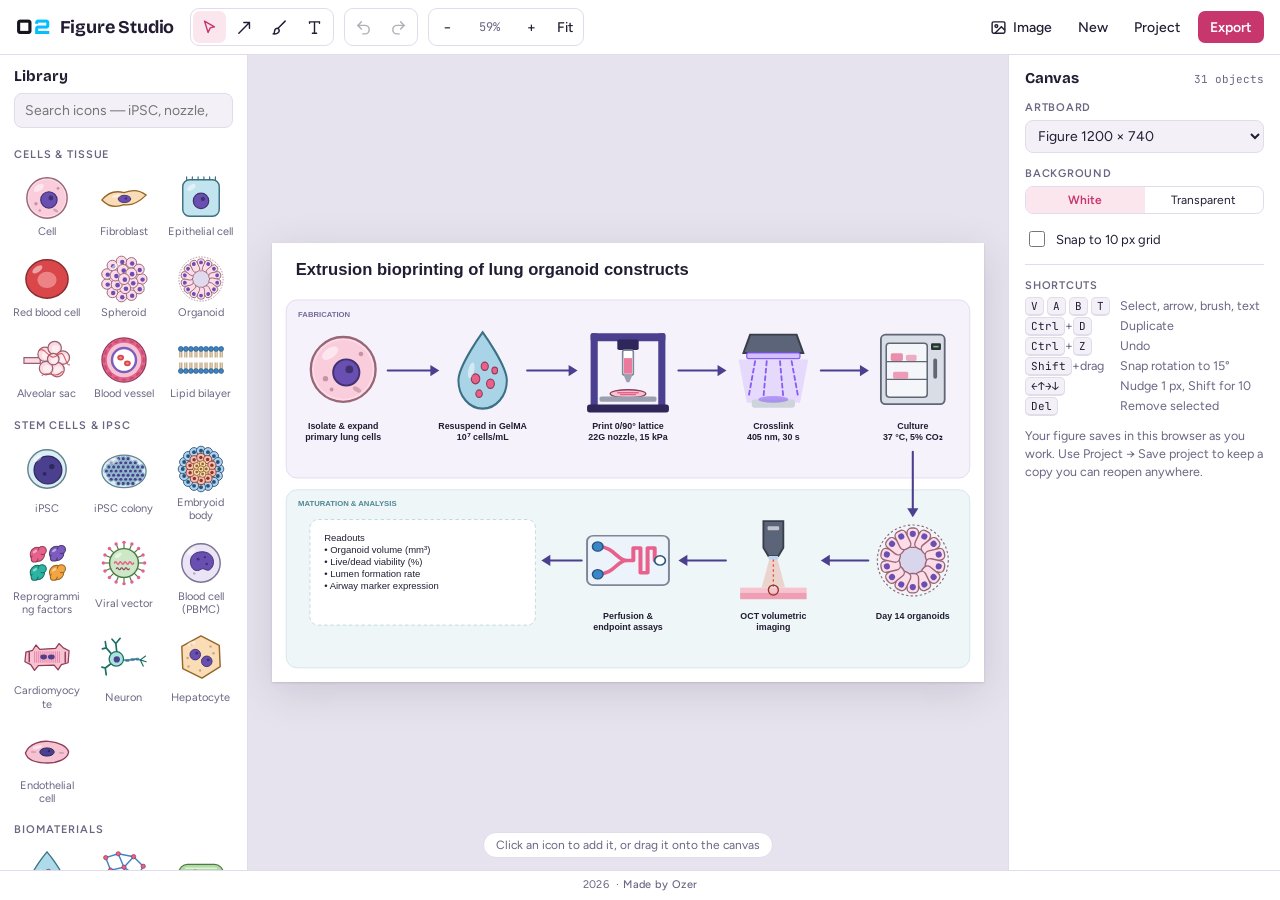
<file: figure/index.html>
<!doctype html><html><head><meta charset=utf8><meta name=viewport content="width=device-width,initial-scale=1,viewport-fit=cover"><style>:root{color-scheme:light;box-sizing:border-box;padding-top:env(safe-area-inset-top,0px);padding-bottom:env(safe-area-inset-bottom,0px)}html{scroll-padding-top:env(safe-area-inset-top,0px)}body{margin:0;padding:0;font:14px -apple-system,BlinkMacSystemFont,sans-serif;background:#fff;color:#000}img{max-width:100%}[hidden]:not([hidden=until-found i]){display:none!important}</style></head><body>
<title>O2 Figure Studio</title>
<link rel="preconnect" href="https://fonts.googleapis.com">
<link rel="stylesheet" href="https://fonts.googleapis.com/css2?family=Orbitron:wght@700;900&family=Bricolage+Grotesque:opsz,wght@12..96,600;12..96,700&family=Figtree:wght@400;500;600;700&family=JetBrains+Mono:wght@400;500&display=swap">
<style>
/* Layout: three-pane studio — icon library | white artboard on a stage | inspector. Palette borrows H&E stain: eosin pink accent, hematoxylin violet neutrals. */
:root{
  --bg:#f3f1f7; --panel:#ffffff; --ink:#231d33; --muted:#6c6582; --line:#e1dcea; --hover:#f1edf8;
  --accent:#c8366e; --accent-soft:#fbe6ee; --accent-ink:#ffffff; --hema:#4b3f8f; --stage:#e7e3ee; --o2:#06bdfe; --o2-o:#15131c; --shadow:rgba(35,29,51,.14);
  --f-ui:"Figtree",system-ui,-apple-system,"Segoe UI",sans-serif;
  --f-display:"Bricolage Grotesque","Figtree",system-ui,sans-serif;
  --f-mono:"JetBrains Mono",ui-monospace,Menlo,Consolas,monospace;
}
@media (prefers-color-scheme: dark){:root:not([data-theme="light"]){
  --bg:#16131d; --panel:#1f1b29; --ink:#ece8f4; --muted:#a49eb7; --line:#332d42; --hover:#2a2537;
  --accent:#ef6a9b; --accent-soft:#3a2130; --accent-ink:#1a0f15; --hema:#a596ef; --stage:#100e15; --o2:#06bdfe; --o2-o:#ffffff; --shadow:rgba(0,0,0,.5); color-scheme:dark}}
:root[data-theme="dark"]{
  --bg:#16131d; --panel:#1f1b29; --ink:#ece8f4; --muted:#a49eb7; --line:#332d42; --hover:#2a2537;
  --accent:#ef6a9b; --accent-soft:#3a2130; --accent-ink:#1a0f15; --hema:#a596ef; --stage:#100e15; --o2:#06bdfe; --o2-o:#ffffff; --shadow:rgba(0,0,0,.5); color-scheme:dark}

html,body{height:100%}
body{background:var(--bg);color:var(--ink);font-family:var(--f-ui);font-size:14px}
*{box-sizing:border-box}
button,input,select,textarea{font:inherit;color:inherit}
button{cursor:pointer}
:focus-visible{outline:2px solid var(--accent);outline-offset:2px}

.app{height:100%;display:grid;grid-template-columns:248px minmax(0,1fr) 272px;grid-template-rows:auto minmax(0,1fr) auto;
  grid-template-areas:"top top top" "lib stage insp" "foot foot foot"}
.top{grid-area:top;display:flex;flex-wrap:wrap;align-items:center;gap:10px;padding:8px 16px;background:var(--panel);border-bottom:1px solid var(--line);position:relative;z-index:5}
.brand{display:flex;align-items:center;gap:8px;margin-right:6px}
.brand b{font-family:var(--f-display);font-size:18px;letter-spacing:-.01em;white-space:nowrap}
.brand b span{color:var(--accent)}
.o2{font-family:"Orbitron","Bricolage Grotesque",system-ui,sans-serif;font-weight:900;font-size:20px;letter-spacing:.04em;line-height:1}
.o2-o{color:var(--o2-o)}.o2-2{color:var(--o2)}
.grp{display:flex;align-items:center;gap:2px;padding:2px;border:1px solid var(--line);border-radius:9px}
.tb{display:inline-flex;align-items:center;gap:6px;height:32px;min-width:32px;justify-content:center;padding:0 8px;border:0;background:transparent;border-radius:7px;font-weight:500}
.tb:hover{background:var(--hover)}
.tb[aria-pressed="true"]{background:var(--accent-soft);color:var(--accent)}
.tb svg{width:17px;height:17px;flex:none}
.tb:disabled{opacity:.35;cursor:default;background:transparent}
.zoom{font-family:var(--f-mono);font-size:12px;min-width:48px;text-align:center;color:var(--muted);font-variant-numeric:tabular-nums}
.spacer{flex:1}
.primary{background:var(--accent);color:var(--accent-ink);font-weight:600;padding:0 12px}
.primary:hover{background:var(--accent);filter:brightness(1.07)}
.pop{position:absolute;top:calc(100% + 6px);right:16px;background:var(--panel);border:1px solid var(--line);border-radius:12px;box-shadow:0 12px 32px var(--shadow);padding:8px;display:grid;gap:2px;min-width:230px;z-index:20}
.pop .tb{justify-content:flex-start;width:100%;height:auto;padding:8px 10px;text-align:left;flex-direction:column;align-items:flex-start;gap:1px}
.pop .tb small{color:var(--muted);font-weight:400;font-size:12px}
.pop .row{display:flex;gap:6px;align-items:center;padding:6px 10px;color:var(--muted);font-size:12px}
.pop select{padding:3px 6px;border:1px solid var(--line);border-radius:6px;background:var(--panel)}
.confirm{display:flex;gap:8px;align-items:center;padding:6px 10px}

/* library */
.lib{grid-area:lib;background:var(--panel);border-right:1px solid var(--line);display:flex;flex-direction:column;min-height:0}
.lib-head{padding:12px 14px 8px;display:grid;gap:8px}
.lib-head h2,.insp h2{font-family:var(--f-display);font-size:15px;margin:0;letter-spacing:-.005em}
.search{width:100%;padding:8px 10px;border:1px solid var(--line);border-radius:8px;background:var(--bg)}
.lib-body{overflow:auto;padding:0 10px 16px;min-height:0}
.cat{margin:12px 4px 6px;font-size:11px;letter-spacing:.08em;text-transform:uppercase;color:var(--muted);font-weight:600}
.items{display:grid;grid-template-columns:repeat(3,1fr);gap:4px}
.item{border:1px solid transparent;background:transparent;border-radius:10px;padding:6px 2px 5px;display:grid;justify-items:center;gap:3px;min-width:0}
.item:hover{background:var(--hover);border-color:var(--line)}
.item svg{width:48px;height:48px}
.item span{font-size:11px;line-height:1.2;color:var(--muted);text-align:center;overflow-wrap:anywhere}
.empty-lib{color:var(--muted);padding:12px 4px;font-size:13px}

/* stage */
.stage{grid-area:stage;background:var(--stage);overflow:auto;display:flex;padding:24px;min-height:0;position:relative}
#svg{margin:auto;flex:none;background:#fff;box-shadow:0 1px 2px var(--shadow),0 10px 40px var(--shadow);touch-action:none;display:block;user-select:none;-webkit-user-select:none}
#svg.transparent{background:repeating-conic-gradient(#e8e8ee 0 25%,#fff 0 50%) 0 0/20px 20px}
#svg.tool-arrow,#svg.tool-text,#svg.tool-brush{cursor:crosshair}
.item.on{background:var(--accent-soft);border-color:var(--accent)}
.item.on span{color:var(--accent);font-weight:600}
#svg [data-id]{cursor:move}
.ov-box{fill:none;stroke:var(--accent);stroke-dasharray:5 4}
.ov-line{stroke:var(--accent)}
.hd{fill:var(--panel);stroke:var(--accent);cursor:pointer}
.hd.res{cursor:nwse-resize}.hd.rot{cursor:grab}
.hint{position:absolute;left:50%;bottom:12px;transform:translateX(-50%);background:var(--panel);color:var(--muted);border:1px solid var(--line);border-radius:999px;padding:5px 12px;font-size:12px;pointer-events:none;white-space:nowrap}

/* inspector */
.insp{grid-area:insp;background:var(--panel);border-left:1px solid var(--line);overflow:auto;padding:14px 16px 24px;min-height:0;display:grid;align-content:start;gap:14px}
.insp-head{display:flex;align-items:baseline;justify-content:space-between;gap:8px}
.kind{font-family:var(--f-mono);font-size:11px;color:var(--muted)}
.field{display:grid;gap:6px}
.lab{font-size:11px;letter-spacing:.07em;text-transform:uppercase;color:var(--muted);font-weight:600}
.sw{display:flex;flex-wrap:wrap;gap:5px;align-items:center}
.swatch{width:22px;height:22px;border-radius:6px;border:1px solid rgba(0,0,0,.12);padding:0}
.swatch.on{outline:2px solid var(--ink);outline-offset:1px}
input[type=color]{width:30px;height:24px;padding:0;border:1px solid var(--line);border-radius:6px;background:none}
.grid2{display:grid;grid-template-columns:1fr 1fr;gap:8px}
.num{display:grid;grid-template-columns:auto minmax(0,1fr);align-items:center;border:1px solid var(--line);border-radius:8px;overflow:hidden;background:var(--bg)}
.num span{font-family:var(--f-mono);font-size:11px;color:var(--muted);padding:0 7px}
.num input{border:0;background:transparent;padding:6px 6px 6px 0;width:100%;min-width:0;font-family:var(--f-mono);font-size:12px;font-variant-numeric:tabular-nums}
.insp textarea{width:100%;min-height:72px;resize:vertical;border:1px solid var(--line);border-radius:8px;padding:8px;background:var(--bg);line-height:1.4}
.insp select{width:100%;padding:6px 8px;border:1px solid var(--line);border-radius:8px;background:var(--bg)}
.range{display:flex;align-items:center;gap:8px}
.range input{flex:1;accent-color:var(--accent)}
.range output{font-family:var(--f-mono);font-size:12px;width:38px;text-align:right;color:var(--muted)}
.check{display:flex;align-items:center;gap:8px;font-size:13px}
.check input{accent-color:var(--accent);width:16px;height:16px}
.btnrow{display:flex;flex-wrap:wrap;gap:6px}
.btn{border:1px solid var(--line);background:var(--panel);border-radius:8px;padding:6px 10px;font-size:13px;font-weight:500}
.btn:hover{background:var(--hover)}
.btn.danger{color:var(--accent);border-color:color-mix(in srgb,var(--accent) 40%,var(--line))}
.seg{display:flex;border:1px solid var(--line);border-radius:8px;overflow:hidden}
.seg button{flex:1;border:0;background:transparent;padding:6px 4px;font-size:12px}
.seg button[aria-pressed="true"]{background:var(--accent-soft);color:var(--accent);font-weight:600}
.keys{display:grid;grid-template-columns:auto 1fr;gap:5px 10px;font-size:12.5px;color:var(--muted);margin:0}
.keys kbd{font-family:var(--f-mono);font-size:11px;border:1px solid var(--line);border-bottom-width:2px;border-radius:5px;padding:1px 5px;color:var(--ink);background:var(--bg);white-space:nowrap}
.note{font-size:12.5px;color:var(--muted);line-height:1.45;margin:0}
hr.sep{border:0;border-top:1px solid var(--line);margin:0}

/* modal + toast */
.modal{position:fixed;inset:0;background:rgba(15,12,22,.5);display:grid;place-items:center;padding:16px;z-index:50}
.sheet{background:var(--panel);border-radius:14px;max-width:min(720px,100%);width:100%;max-height:90%;overflow:auto;padding:18px;display:grid;gap:12px;box-shadow:0 20px 60px rgba(0,0,0,.35)}
.sheet h3{margin:0;font-family:var(--f-display);font-size:17px}
.sheet img{max-width:100%;border:1px solid var(--line);border-radius:8px;background:repeating-conic-gradient(#ececf1 0 25%,#fff 0 50%) 0 0/16px 16px}
.sheet textarea{width:100%;height:220px;font-family:var(--f-mono);font-size:11px;border:1px solid var(--line);border-radius:8px;padding:8px;background:var(--bg)}
.tb.ai{color:var(--hema);font-weight:600;background:color-mix(in srgb,var(--hema) 10%,transparent)}
.chips{display:flex;flex-wrap:wrap;gap:6px}
.chip{border:1px solid var(--line);background:var(--bg);border-radius:999px;padding:5px 11px;font-size:12.5px;text-align:left}
.chip:hover{border-color:var(--hema)}
.status{font-size:13px;color:var(--hema);min-height:1.4em;font-variant-numeric:tabular-nums}
.btn.primary-btn{background:var(--accent);color:var(--accent-ink);border-color:var(--accent);font-weight:600}
.btn:disabled,.seg button:disabled{opacity:.5;cursor:default}
.sheet #aiprompt{height:96px;font-family:var(--f-ui);font-size:14px;line-height:1.45}
.gen{display:grid;gap:6px;padding:10px;border-radius:10px;background:color-mix(in srgb,var(--hema) 8%,var(--panel));border:1px solid color-mix(in srgb,var(--hema) 22%,var(--line))}
.gen-lab{display:flex;align-items:center;gap:6px;font-size:12.5px;font-weight:600;color:var(--hema)}
.gen-lab svg{width:15px;height:15px}
.gen-row{display:flex;gap:6px}
.gen-row input{flex:1;min-width:0;padding:7px 9px;border:1px solid var(--line);border-radius:8px;background:var(--panel)}
.gen-row button{border:0;border-radius:8px;padding:0 11px;background:var(--hema);color:var(--panel);font-weight:600;font-size:13px}
.gen-status{font-size:12px;color:var(--muted);line-height:1.35}
.gen-status:empty{display:none}
.gen-status.err{color:var(--accent)}
.foot{grid-area:foot;text-align:center;padding:7px 16px calc(7px + env(safe-area-inset-bottom,0px));font-size:11px;letter-spacing:.04em;color:var(--muted);background:var(--panel);border-top:1px solid var(--line)}
.footer-link{position:relative;display:inline-block;color:var(--muted);text-decoration:none;font-weight:500;padding-bottom:2px;transition:color .25s ease,letter-spacing .25s ease}
.footer-link::after{content:"";position:absolute;left:0;bottom:0;width:100%;height:1.5px;background:linear-gradient(90deg,var(--o2),var(--accent));transform:scaleX(0);transform-origin:right center;transition:transform .32s cubic-bezier(.65,0,.35,1)}
.footer-link:hover,.footer-link:focus-visible{color:var(--o2);letter-spacing:.07em}
.footer-link:hover::after,.footer-link:focus-visible::after{transform:scaleX(1);transform-origin:left center}
.toast{position:fixed;left:50%;bottom:calc(20px + env(safe-area-inset-bottom,0px));transform:translateX(-50%);background:var(--ink);color:var(--panel);padding:9px 16px;border-radius:999px;font-size:13px;z-index:60;box-shadow:0 8px 24px var(--shadow)}

@media (max-width:900px){
  html,body{height:auto}
  .app{display:flex;flex-direction:column;height:auto}
  .top{position:sticky;top:env(safe-area-inset-top,0px);padding:8px 12px}
  .brand b{font-size:16px}
  .stage{height:56vh;padding:14px}
  .lib{border-right:0;border-top:1px solid var(--line)}
  .lib-body{max-height:300px}
  .items{grid-template-columns:repeat(auto-fill,minmax(72px,1fr))}
  .insp{border-left:0;border-top:1px solid var(--line);padding-inline:16px}
  .hint{display:none}
  .pop{right:12px;left:12px}
}
@media (prefers-reduced-motion:reduce){*{transition:none!important;animation:none!important}}
</style>

<div class="app">
  <header class="top">
    <div class="brand">
      <span class="o2" aria-label="O2"><span class="o2-o">O</span><span class="o2-2">2</span></span>
      <b>Figure Studio</b>
    </div>
    <div class="grp" role="group" aria-label="Tools">
      <button class="tb" id="t-select" data-tool="select" title="Select and move (V)" aria-pressed="true"><svg viewBox="0 0 24 24" fill="none" stroke="currentColor" stroke-width="2" stroke-linejoin="round"><path d="M5 3l14 8-6 1.5L10 19z"/></svg></button>
      <button class="tb" id="t-arrow" data-tool="arrow" title="Draw arrow (A)" aria-pressed="false"><svg viewBox="0 0 24 24" fill="none" stroke="currentColor" stroke-width="2" stroke-linecap="round"><path d="M4 20L19 5M11 5h8v8"/></svg></button>
      <button class="tb" id="t-brush" data-tool="brush" title="Brush (B)" aria-pressed="false"><svg viewBox="0 0 24 24" fill="none" stroke="currentColor" stroke-width="2" stroke-linecap="round" stroke-linejoin="round"><path d="M20 3L10 13"/><path d="M10 13c-3 0-5 2-5 4.5S3 21 3 21s5 .5 7-1.5 2-4.5 0-6.5z"/></svg></button>
      <button class="tb" id="t-text" data-tool="text" title="Add text (T)" aria-pressed="false"><svg viewBox="0 0 24 24" fill="none" stroke="currentColor" stroke-width="2" stroke-linecap="round"><path d="M5 6V4h14v2M12 4v16M9 20h6"/></svg></button>
    </div>
    <div class="grp">
      <button class="tb" id="undo" title="Undo (Ctrl+Z)"><svg viewBox="0 0 24 24" fill="none" stroke="currentColor" stroke-width="2" stroke-linecap="round"><path d="M9 14L4 9l5-5"/><path d="M4 9h10a6 6 0 010 12h-3"/></svg></button>
      <button class="tb" id="redo" title="Redo (Ctrl+Shift+Z)"><svg viewBox="0 0 24 24" fill="none" stroke="currentColor" stroke-width="2" stroke-linecap="round"><path d="M15 14l5-5-5-5"/><path d="M20 9H10a6 6 0 000 12h3"/></svg></button>
    </div>
    <div class="grp">
      <button class="tb" id="zout" title="Zoom out">−</button>
      <span class="zoom" id="zlabel">100%</span>
      <button class="tb" id="zin" title="Zoom in">+</button>
      <button class="tb" id="zfit" title="Fit to window">Fit</button>
    </div>
    <div class="spacer"></div>
    <button class="tb" id="addimg" title="Place a micrograph or photo"><svg viewBox="0 0 24 24" fill="none" stroke="currentColor" stroke-width="2"><rect x="3" y="4" width="18" height="16" rx="2"/><circle cx="9" cy="10" r="2"/><path d="M21 16l-5-5-9 9"/></svg>Image</button>
    <button class="tb" id="newbtn">New</button>
    <button class="tb" id="filebtn">Project</button>
    <button class="tb primary" id="exportbtn">Export</button>
    <div class="pop" id="exportpop" hidden>
      <button class="tb" data-export="png">PNG image<small>For slides and posters</small></button>
      <div class="row">Scale <select id="pngscale"><option value="1">1×</option><option value="2">2×</option><option value="3" selected>3×</option><option value="4">4×</option></select> <span id="pngpx"></span></div>
      <button class="tb" data-export="svg">SVG vector<small>Editable in Illustrator or Inkscape</small></button>
    </div>
    <div class="pop" id="filepop" hidden>
      <button class="tb" id="savejson">Save project<small>.json you can reopen here later</small></button>
      <button class="tb" id="openjson">Open project<small>Load a saved .json</small></button>
      <button class="tb" id="loadsample">Load example figure<small>Bioprinting workflow</small></button>
    </div>
    <div class="pop" id="newpop" hidden>
      <div class="confirm"><span>Clear the canvas?</span></div>
      <div class="confirm"><button class="btn danger" id="newyes">Clear canvas</button><button class="btn" id="newno">Cancel</button></div>
      <p class="note" style="padding:0 10px 6px">Undo brings it back.</p>
    </div>
    <input type="file" id="imgfile" accept="image/*" hidden>
    <input type="file" id="jsonfile" accept=".json,application/json" hidden>
  </header>

  <aside class="lib" aria-label="Icon library">
    <div class="lib-head">
      <h2>Library</h2>
      <div class="gen" id="genbox" hidden>
        <label class="gen-lab" for="genin"><svg viewBox="0 0 24 24" fill="currentColor" aria-hidden="true"><path d="M11 2l1.9 5.6L18.5 9.5l-5.6 1.9L11 17l-1.9-5.6L3.5 9.5l5.6-1.9z"/><path d="M19 13l.9 2.6 2.6.9-2.6.9L19 20l-.9-2.6-2.6-.9 2.6-.9z"/></svg>Generate an icon</label>
        <div class="gen-row"><input id="genin" type="text" placeholder="e.g. peristaltic pump" autocomplete="off"><button id="gengo">Generate</button></div>
        <div class="gen-status" id="genstatus" aria-live="polite"></div>
      </div>
      <input class="search" id="search" type="search" placeholder="Search icons — iPSC, nozzle, organoid…" autocomplete="off">
    </div>
    <div class="lib-body" id="libbody"></div>
  </aside>

  <main class="stage" id="stage">
    <svg id="svg" xmlns="http://www.w3.org/2000/svg">
      <g id="bggrid"></g>
      <g id="content"></g>
      <g id="overlay"></g>
    </svg>
    <div class="hint" id="hint">Click an icon to add it, or drag it onto the canvas</div>
  </main>

  <aside class="insp" id="insp" aria-label="Inspector"></aside>
  <footer class="foot">2026 &nbsp;·&nbsp;<a class="footer-link" href="https://o23r.com" target="_blank" rel="noopener">Made by Ozer</a></footer>
</div>
<div class="modal" id="modal" hidden><div class="sheet" id="sheet"></div></div>
<div class="toast" id="toast" hidden></div>

<script>
(()=>{
const $=s=>document.querySelector(s);
const f=n=>+(+n).toFixed(1);
const esc=s=>String(s).replace(/[&<>"]/g,c=>({'&':'&amp;','<':'&lt;','>':'&gt;','"':'&quot;'}[c]));
const uid=()=>Math.random().toString(36).slice(2,9);
const clone=o=>JSON.parse(JSON.stringify(o));
function shade(hex,t){let c=String(hex).replace('#','');if(c.length===3)c=c.split('').map(x=>x+x).join('');const n=parseInt(c,16)||0;const ch=[n>>16,n>>8&255,n&255].map(v=>Math.round(t<0?v*(1+t):v+(255-v)*t));return '#'+ch.map(v=>Math.max(0,Math.min(255,v)).toString(16).padStart(2,'0')).join('')}
const D=c=>shade(c,-.38), L=c=>shade(c,.62);
const GL=(x,y,rx,ry,r=-35)=>`<ellipse cx="${x}" cy="${y}" rx="${rx}" ry="${ry}" fill="#fff" opacity=".5" transform="rotate(${r} ${x} ${y})"/>`;
const STEEL='#9aa0b0', GLASS_ST='#7f8698';
const FIG_FONT='Helvetica, Arial, sans-serif';
const SW=['#231d33','#6b7280','#ffffff','#e8618c','#c8366e','#f6a5c0','#7c5cbf','#4b3f8f','#3a86c8','#5fb7d4','#2bb3a3','#7cc36b','#f2a541','#e4573d','#d9474b'];

/* ---------- icon set (original artwork, 100×100 units) ---------- */
const ICONS={
 cell:{cat:'Cells & tissue',name:'Cell',a:'#f6a5c0',b:'#6a4fb3',draw:(a,b)=>`<circle cx="50" cy="50" r="42" fill="${L(a)}" stroke="${D(a)}" stroke-width="3"/><circle cx="50" cy="50" r="38" fill="${a}" opacity=".3"/><circle cx="54" cy="54" r="17" fill="${b}" stroke="${D(b)}" stroke-width="2.5"/><circle cx="58" cy="50" r="5" fill="${D(b)}"/><circle cx="27" cy="62" r="3.5" fill="${D(a)}" opacity=".55"/><circle cx="35" cy="76" r="2.5" fill="${D(a)}" opacity=".55"/><circle cx="73" cy="30" r="3" fill="${D(a)}" opacity=".55"/><ellipse cx="68" cy="76" rx="6" ry="3" fill="${D(a)}" opacity=".4" transform="rotate(30 68 76)"/>${GL(33,29,12,6.5)}`},
 spindle:{cat:'Cells & tissue',name:'Fibroblast',a:'#f2a541',b:'#6a4fb3',draw:(a,b)=>`<path d="M4 54C22 32 40 36 50 39C62 35 78 30 96 44C80 60 63 66 50 64C37 69 21 72 4 54Z" fill="${L(a)}" stroke="${D(a)}" stroke-width="2.8"/><ellipse cx="51" cy="52" rx="13" ry="7.5" fill="${b}" stroke="${D(b)}" stroke-width="2"/><circle cx="54" cy="51" r="2.6" fill="${D(b)}"/>${GL(34,46,9,3,-12)}`},
 cuboidal:{cat:'Cells & tissue',name:'Epithelial cell',a:'#5fb7d4',b:'#6a4fb3',draw:(a,b)=>`<rect x="12" y="12" width="76" height="76" rx="14" fill="${L(a)}" stroke="${D(a)}" stroke-width="3"/><path d="M20 12v-6M32 12v-6M44 12v-6M56 12v-6M68 12v-6M80 12v-6" stroke="${D(a)}" stroke-width="2.5" stroke-linecap="round"/><circle cx="50" cy="56" r="16" fill="${b}" stroke="${D(b)}" stroke-width="2.5"/><circle cx="54" cy="52" r="4.5" fill="${D(b)}"/>${GL(30,28,10,5)}`},
 rbc:{cat:'Cells & tissue',name:'Red blood cell',a:'#d9474b',b:'#f08a8d',draw:(a,b)=>`<ellipse cx="50" cy="50" rx="44" ry="40" fill="${a}" stroke="${D(a)}" stroke-width="3"/><ellipse cx="50" cy="52" rx="20" ry="17" fill="${b}" opacity=".9"/>${GL(30,30,12,6)}`},
 spheroid:{cat:'Cells & tissue',name:'Spheroid',a:'#f6a5c0',b:'#6a4fb3',draw:(a,b)=>{const c=(x,y,r)=>`<circle cx="${f(x)}" cy="${f(y)}" r="${r}" fill="${L(a)}" stroke="${D(a)}" stroke-width="2"/><circle cx="${f(x+r*.15)}" cy="${f(y+r*.12)}" r="${f(r*.42)}" fill="${b}"/>`;let s='';for(let i=0;i<11;i++){const t=i/11*Math.PI*2;s+=c(50+37*Math.cos(t),50+37*Math.sin(t),11)}for(let i=0;i<6;i++){const t=i/6*Math.PI*2+.4;s+=c(50+19*Math.cos(t),50+19*Math.sin(t),11.5)}return s+c(50,50,11.5)+GL(32,24,10,4.5)}},
 organoid:{cat:'Cells & tissue',name:'Organoid',a:'#f6a5c0',b:'#6a4fb3',draw:(a,b)=>{let s=`<circle cx="50" cy="50" r="46" fill="none" stroke="${D(a)}" stroke-width="1.5" stroke-dasharray="3 3"/><circle cx="50" cy="50" r="20" fill="${L(b)}" opacity=".55"/>`;for(let i=0;i<14;i++){s+=`<g transform="rotate(${f(i/14*360)} 50 50)"><rect x="42.5" y="8" width="15" height="25" rx="6" fill="${L(a)}" stroke="${D(a)}" stroke-width="1.8"/><circle cx="50" cy="15.5" r="4" fill="${b}"/></g>`}return s}},
 alveoli:{cat:'Cells & tissue',name:'Alveolar sac',a:'#f39ab5',b:'#d9474b',draw:(a,b)=>`<path d="M2 45H36V57H2Z" fill="${L(a)}" stroke="${D(a)}" stroke-width="2.5"/>`+[[46,38,15],[66,25,14],[83,45,14],[71,70,15],[48,67,14],[63,48,12]].map(([x,y,r])=>`<circle cx="${x}" cy="${y}" r="${r}" fill="${L(a)}" stroke="${D(a)}" stroke-width="2.5"/><circle cx="${x+2}" cy="${y+2}" r="${f(r*.6)}" fill="#fff" opacity=".55"/>`).join('')+`<path d="M34 30C46 20 56 56 72 40S88 64 97 60M40 82C52 70 64 92 82 74" fill="none" stroke="${b}" stroke-width="2.4" stroke-linecap="round" opacity=".85"/>`},
 vessel:{cat:'Cells & tissue',name:'Blood vessel',a:'#e8618c',b:'#7c5cbf',draw:(a,b)=>{let s=`<circle cx="50" cy="50" r="46" fill="${a}" stroke="${D(a)}" stroke-width="2.5"/><circle cx="50" cy="50" r="36" fill="${L(a)}"/>`;for(let i=0;i<16;i++){s+=`<ellipse cx="50" cy="9" rx="5.5" ry="2.4" fill="${D(a)}" opacity=".45" transform="rotate(${f(i*22.5)} 50 50)"/>`}return s+`<circle cx="50" cy="50" r="25" fill="#fff" stroke="${b}" stroke-width="5"/><ellipse cx="43" cy="45" rx="7" ry="6" fill="#d9474b"/><ellipse cx="43" cy="45" rx="3" ry="2.5" fill="#f08a8d"/><ellipse cx="57" cy="57" rx="7" ry="6" fill="#d9474b"/><ellipse cx="57" cy="57" rx="3" ry="2.5" fill="#f08a8d"/>`}},
 bilayer:{cat:'Cells & tissue',name:'Lipid bilayer',a:'#3a86c8',b:'#f2a541',draw:(a,b)=>{let s='';for(let i=0;i<9;i++){const x=f(8+i*10.5);s+=`<path d="M${x-2} 31v13M${x+2} 31v13M${x-2} 69v-13M${x+2} 69v-13" stroke="${D(b)}" stroke-width="1.6" stroke-linecap="round"/><circle cx="${x}" cy="27" r="5" fill="${a}" stroke="${D(a)}" stroke-width="1.5"/><circle cx="${x}" cy="73" r="5" fill="${a}" stroke="${D(a)}" stroke-width="1.5"/>`}return s}},
 ipsc:{cat:'Stem cells & iPSC',name:'iPSC',a:'#9fd3e6',b:'#4b3f8f',draw:(a,b)=>`<circle cx="50" cy="50" r="40" fill="${L(a)}" stroke="${D(a)}" stroke-width="3"/><circle cx="52" cy="52" r="29" fill="${b}" stroke="${D(b)}" stroke-width="2.5"/><circle cx="60" cy="45" r="5.5" fill="${D(b)}"/><circle cx="45" cy="60" r="4" fill="${D(b)}"/>${GL(30,28,10,5)}`},
 ipsccolony:{cat:'Stem cells & iPSC',name:'iPSC colony',a:'#9fd3e6',b:'#4b3f8f',draw:(a,b)=>{let s=`<ellipse cx="50" cy="55" rx="46" ry="34" fill="${L(a)}" stroke="${D(a)}" stroke-width="2.6"/>`;let row=0;for(let y=28;y<=84;y+=8.6,row++)for(let x=8+(row%2)*5;x<=92;x+=10){if(((x-50)/41)**2+((y-55)/29)**2>1)continue;s+=`<circle cx="${f(x)}" cy="${f(y)}" r="5" fill="${a}" stroke="${D(a)}" stroke-width=".8"/><circle cx="${f(x+.4)}" cy="${f(y+.4)}" r="3.3" fill="${b}"/>`}return s+GL(28,34,12,5,-20)}},
 eb:{cat:'Stem cells & iPSC',name:'Embryoid body',a:'#3a86c8',b:'#e4573d',draw:(a,b)=>{const c3='#f2a541';const c=(x,y,r,col)=>`<circle cx="${f(x)}" cy="${f(y)}" r="${r}" fill="${L(col)}" stroke="${D(col)}" stroke-width="1.8"/><circle cx="${f(x)}" cy="${f(y)}" r="${f(r*.42)}" fill="${D(col)}"/>`;let s='';for(let i=0;i<16;i++){const t=i/16*Math.PI*2;s+=c(50+38*Math.cos(t),50+38*Math.sin(t),9.5,a)}for(let i=0;i<10;i++){const t=i/10*Math.PI*2+.3;s+=c(50+24*Math.cos(t),50+24*Math.sin(t),8.5,b)}for(let i=0;i<5;i++){const t=i/5*Math.PI*2;s+=c(50+11*Math.cos(t),50+11*Math.sin(t),7,c3)}return s+c(50,50,6.5,c3)}},
 osk:{cat:'Stem cells & iPSC',name:'Reprogramming factors',a:'#e8618c',b:'#7c5cbf',draw:(a,b)=>[[30,32,a],[70,30,b],[30,70,'#2bb3a3'],[70,70,'#f2a541']].map(([x,y,c])=>`<circle cx="${x}" cy="${y}" r="15" fill="${c}" stroke="${D(c)}" stroke-width="2.2"/><circle cx="${x+10}" cy="${y-8}" r="8.5" fill="${c}" stroke="${D(c)}" stroke-width="2.2"/><circle cx="${x-6}" cy="${y+9}" r="7" fill="${c}" stroke="${D(c)}" stroke-width="2.2"/><circle cx="${x-2}" cy="${y}" r="9" fill="${c}"/><ellipse cx="${x-5}" cy="${y-6}" rx="5" ry="2.6" fill="#fff" opacity=".5" transform="rotate(-30 ${x-5} ${y-6})"/>`).join('')},
 sendai:{cat:'Stem cells & iPSC',name:'Viral vector',a:'#7cc36b',b:'#e8618c',draw:(a,b)=>{let s='';for(let i=0;i<16;i++){const t=i/16*Math.PI*2,c=Math.cos(t),n=Math.sin(t);s+=`<line x1="${f(50+29*c)}" y1="${f(50+29*n)}" x2="${f(50+41*c)}" y2="${f(50+41*n)}" stroke="${D(a)}" stroke-width="2.4"/><circle cx="${f(50+43*c)}" cy="${f(50+43*n)}" r="3.6" fill="${b}"/>`}return s+`<circle cx="50" cy="50" r="30" fill="${L(a)}" stroke="${D(a)}" stroke-width="3"/><path d="M30 50c3-9 7 9 10 0s7 9 10 0 7 9 10 0 7 9 10 0" fill="none" stroke="${b}" stroke-width="3" stroke-linecap="round"/><path d="M34 62c3-7 6 7 9 0s6 7 9 0 6 7 9 0" fill="none" stroke="${D(b)}" stroke-width="2.4" stroke-linecap="round"/>${GL(38,34,8,4)}`}},
 pbmc:{cat:'Stem cells & iPSC',name:'Blood cell (PBMC)',a:'#c9b8e8',b:'#6a4fb3',draw:(a,b)=>`<circle cx="50" cy="50" r="40" fill="${L(a)}" stroke="${D(a)}" stroke-width="3"/><path d="M28 46C28 28 52 22 66 30C78 37 80 56 68 64C61 68 56 59 50 63C40 70 28 64 28 46Z" fill="${b}" stroke="${D(b)}" stroke-width="2"/><circle cx="44" cy="42" r="3" fill="${D(b)}"/><circle cx="58" cy="38" r="2.4" fill="${D(b)}"/><circle cx="62" cy="52" r="2.6" fill="${D(b)}"/><circle cx="36" cy="72" r="2.5" fill="${D(a)}" opacity=".5"/>${GL(30,26,10,5)}`},
 cardiomyocyte:{cat:'Stem cells & iPSC',name:'Cardiomyocyte',a:'#e8618c',b:'#4b3f8f',draw:(a,b)=>{let st='';for(let x=24;x<=78;x+=4)st+=`<path d="M${x} 38V62" />`;return `<path d="M6 40L20 36L27 25L35 34L68 32L75 22L84 31L96 37L94 62L80 66L73 77L65 67L32 68L24 78L16 66L4 60Z" fill="${L(a)}" stroke="${D(a)}" stroke-width="2.6" stroke-linejoin="round"/><g stroke="${a}" stroke-width="1.6" opacity=".75">${st}</g><path d="M13 40V60M88 40V61" stroke="${D(a)}" stroke-width="3" stroke-linecap="round"/><ellipse cx="43" cy="50" rx="7" ry="5" fill="${b}"/><ellipse cx="59" cy="50" rx="7" ry="5" fill="${b}"/>`}},
 neuron:{cat:'Stem cells & iPSC',name:'Neuron',a:'#2bb3a3',b:'#4b3f8f',draw:(a,b)=>`<g fill="none" stroke="${D(a)}" stroke-width="3.5" stroke-linecap="round" stroke-linejoin="round"><path d="M26 46L13 31L5 33M13 31L11 18M24 63L11 73L4 71M11 73L13 87M35 40L33 22L25 13M33 22L42 11"/></g><path d="M48 56C62 59 70 51 84 56" fill="none" stroke="${a}" stroke-width="3.5" stroke-linecap="round"/><g stroke="${b}" stroke-width="5.5" stroke-linecap="round" opacity=".55"><path d="M55 57.5h4M66 55.6h4M76 54.4h3"/></g><path d="M84 56L95 48M84 56L96 60M84 56L90 69" stroke="${D(a)}" stroke-width="2.5" stroke-linecap="round"/><circle cx="34" cy="54" r="15" fill="${L(a)}" stroke="${D(a)}" stroke-width="2.6"/><circle cx="35" cy="55" r="6.5" fill="${b}"/>`},
 hepatocyte:{cat:'Stem cells & iPSC',name:'Hepatocyte',a:'#f2a541',b:'#6a4fb3',draw:(a,b)=>`<polygon points="50,6 88,26 90,70 52,94 12,74 10,28" fill="${L(a)}" stroke="${D(a)}" stroke-width="3" stroke-linejoin="round"/><circle cx="38" cy="45" r="11" fill="${b}" stroke="${D(b)}" stroke-width="2"/><circle cx="62" cy="59" r="11" fill="${b}" stroke="${D(b)}" stroke-width="2"/><circle cx="41" cy="42" r="3" fill="${D(b)}"/><circle cx="65" cy="56" r="3" fill="${D(b)}"/>${[[24,70],[30,24],[70,28],[76,42],[48,78],[22,52]].map(([x,y])=>`<circle cx="${x}" cy="${y}" r="2.6" fill="${D(a)}" opacity=".45"/>`).join('')}${GL(30,22,9,4,-25)}`},
 endothelial:{cat:'Stem cells & iPSC',name:'Endothelial cell',a:'#e8618c',b:'#4b3f8f',draw:(a,b)=>`<path d="M5 52C13 31 40 26 54 28C75 30 92 38 95 50C93 65 72 73 52 73C33 73 9 69 5 52Z" fill="${L(a)}" stroke="${D(a)}" stroke-width="2.8"/><ellipse cx="50" cy="50" rx="15" ry="8.5" fill="${b}" stroke="${D(b)}" stroke-width="2"/><circle cx="54" cy="48" r="2.6" fill="${D(b)}"/><path d="M18 50h8M76 52h8" stroke="${D(a)}" stroke-width="2" stroke-linecap="round" opacity=".5"/>${GL(30,40,10,3.5,-15)}`},

 droplet:{cat:'Biomaterials',name:'Hydrogel + cells',a:'#5fb7d4',b:'#e8618c',draw:(a,b)=>`<path d="M50 6C50 6 84 46 84 64A34 34 0 0 1 16 64C16 46 50 6 50 6Z" fill="${a}" fill-opacity=".5" stroke="${D(a)}" stroke-width="2.8"/>`+[[40,62,6],[61,68,5.5],[53,47,5],[45,80,4.5],[67,52,4]].map(([x,y,r])=>`<circle cx="${x}" cy="${y}" r="${r}" fill="${b}" stroke="${D(b)}" stroke-width="1.5"/>`).join('')+GL(34,52,4,10,15)},
 network:{cat:'Biomaterials',name:'Crosslinked network',a:'#3a86c8',b:'#e8618c',draw:(a,b)=>{const P=[[12,18],[38,10],[70,16],[90,36],[22,44],[50,38],[78,58],[32,72],[60,72],[88,86],[12,88],[48,92]];const E=[[0,1],[1,2],[2,3],[0,4],[1,5],[2,5],[3,6],[4,5],[5,6],[4,7],[5,8],[6,8],[6,9],[7,8],[7,10],[8,11],[9,11],[10,11],[8,9]];return E.map(([i,j])=>`<line x1="${P[i][0]}" y1="${P[i][1]}" x2="${P[j][0]}" y2="${P[j][1]}" stroke="${a}" stroke-width="3" stroke-linecap="round"/>`).join('')+P.map(([x,y])=>`<circle cx="${x}" cy="${y}" r="4.5" fill="${b}" stroke="${D(b)}" stroke-width="1.5"/>`).join('')}},
 filament:{cat:'Biomaterials',name:'Printed filament',a:'#7cc36b',b:'#e8618c',draw:(a,b)=>`<rect x="4" y="32" width="92" height="36" rx="18" fill="${a}" fill-opacity=".6" stroke="${D(a)}" stroke-width="2.6"/><path d="M18 40H82" stroke="#fff" stroke-width="3" stroke-linecap="round" opacity=".6"/>`+[[22,54,5],[38,48,4.5],[52,57,5],[68,50,4.5],[80,58,4]].map(([x,y,r])=>`<circle cx="${x}" cy="${y}" r="${r}" fill="${b}" stroke="${D(b)}" stroke-width="1.3"/>`).join('')},
 scaffold:{cat:'Biomaterials',name:'0/90° lattice',a:'#7cc36b',b:'#5fb7d4',draw:(a,b)=>[16,36,56,76].map(y=>`<rect x="6" y="${y-2}" width="88" height="12" rx="6" fill="${a}" stroke="${D(a)}" stroke-width="1.8"/>`).join('')+[16,36,56,76].map(x=>`<rect x="${x-2}" y="6" width="12" height="88" rx="6" fill="${b}" stroke="${D(b)}" stroke-width="1.8"/>`).join('')},
 beads:{cat:'Biomaterials',name:'Microbeads',a:'#f2a541',b:'#ffffff',draw:(a,b)=>[[30,30,18],[68,26,14],[72,62,20],[34,72,16],[52,50,9],[88,90,7],[12,52,7]].map(([x,y,r])=>`<circle cx="${x}" cy="${y}" r="${r}" fill="${a}" stroke="${D(a)}" stroke-width="2"/><ellipse cx="${f(x-r*.35)}" cy="${f(y-r*.38)}" rx="${f(r*.35)}" ry="${f(r*.2)}" fill="${b}" opacity=".7" transform="rotate(-35 ${f(x-r*.35)} ${f(y-r*.38)})"/>`).join('')},

 syringe:{cat:'Bioprinting',name:'Bioink syringe',a:'#e8618c',b:'#4b3f8f',draw:(a,b)=>`<rect x="31" y="2" width="38" height="6" rx="3" fill="${STEEL}"/><rect x="45" y="7" width="10" height="20" fill="#c9ccd6"/><rect x="24" y="14" width="52" height="5" rx="2.5" fill="${STEEL}"/><rect x="33" y="19" width="34" height="51" rx="4" fill="#fff" fill-opacity=".75" stroke="${GLASS_ST}" stroke-width="2.4"/><rect x="35" y="27" width="30" height="5" rx="1.5" fill="#5b6070"/><rect x="35.5" y="34" width="29" height="34" rx="2" fill="${a}" opacity=".85"/><path d="M60 40h5M60 48h5M60 56h5M60 64h5" stroke="${GLASS_ST}" stroke-width="1.5"/><path d="M40 70H60L56 82H44Z" fill="${b}"/><rect x="48.4" y="82" width="3.2" height="12" fill="${STEEL}"/><circle cx="50" cy="96.5" r="2.6" fill="${a}"/>${GL(40,40,2,9,0)}`},
 coaxial:{cat:'Bioprinting',name:'Coaxial nozzle',a:'#5fb7d4',b:'#e8618c',draw:(a,b)=>`<path d="M14 4H86L61 66H39Z" fill="${a}" fill-opacity=".35" stroke="${D(a)}" stroke-width="2.4"/><path d="M33 4H67L54.5 62H45.5Z" fill="${b}" fill-opacity=".6" stroke="${D(b)}" stroke-width="2"/><rect x="39" y="66" width="22" height="31" rx="3" fill="${a}" fill-opacity=".55" stroke="${D(a)}" stroke-width="2"/><rect x="45.5" y="66" width="9" height="31" fill="${b}" opacity=".85"/><path d="M28 20l6 0M66 20l6 0" stroke="${D(a)}" stroke-width="2" stroke-linecap="round"/>`},
 inkjet:{cat:'Bioprinting',name:'Droplet printhead',a:'#4b3f8f',b:'#e8618c',draw:(a,b)=>`<rect x="20" y="4" width="60" height="36" rx="6" fill="${a}" stroke="${D(a)}" stroke-width="2.4"/><rect x="28" y="12" width="44" height="7" rx="2" fill="${L(a)}"/><path d="M28 24h44" stroke="${L(a)}" stroke-width="2" stroke-dasharray="3 3"/><path d="M41 40H59L53 50H47Z" fill="${STEEL}"/><circle cx="50" cy="58" r="4" fill="${b}"/><circle cx="50" cy="70" r="4" fill="${b}" opacity=".85"/><circle cx="50" cy="81" r="3.6" fill="${b}" opacity=".7"/><rect x="8" y="89" width="84" height="7" rx="3.5" fill="#cfd3dc"/><ellipse cx="32" cy="89" rx="5" ry="2" fill="${b}"/><ellipse cx="68" cy="89" rx="5" ry="2" fill="${b}"/><ellipse cx="44" cy="89" rx="4" ry="1.8" fill="${b}"/>`},
 printer:{cat:'Bioprinting',name:'Extrusion bioprinter',a:'#4b3f8f',b:'#e8618c',draw:(a,b)=>`<rect x="8" y="8" width="8" height="82" rx="2" fill="${a}"/><rect x="84" y="8" width="8" height="82" rx="2" fill="${a}"/><rect x="8" y="8" width="84" height="9" rx="2" fill="${a}"/><rect x="38" y="15" width="24" height="12" rx="2" fill="${D(a)}"/><rect x="44" y="27" width="12" height="28" rx="2" fill="#fff" stroke="${GLASS_ST}" stroke-width="1.8"/><rect x="45.5" y="36" width="9" height="17.5" fill="${b}" opacity=".85"/><path d="M45 55H55L51.5 63H48.5Z" fill="${STEEL}"/><ellipse cx="50" cy="76" rx="20" ry="4.5" fill="${L(b)}" stroke="${D(b)}" stroke-width="1.5"/><path d="M38 75h24M41 77h18" stroke="${b}" stroke-width="1.6"/><rect x="18" y="79" width="64" height="6" rx="2" fill="${STEEL}"/><rect x="4" y="88" width="92" height="9" rx="3" fill="${D(a)}"/>`},
 uv:{cat:'Bioprinting',name:'UV/blue-light curing',a:'#5b6478',b:'#8a5cf6',draw:(a,b)=>`<path d="M8 36H92L82 88H18Z" fill="${b}" opacity=".16"/><path d="M28 38L20 82M42 38L38 82M58 38L62 82M72 38L80 82" stroke="${b}" stroke-width="2.2" stroke-dasharray="5 4" stroke-linecap="round"/><path d="M22 6H78L86 28H14Z" fill="${a}" stroke="${D(a)}" stroke-width="2.4"/><rect x="18" y="28" width="64" height="7" rx="2" fill="${L(b)}" stroke="${b}" stroke-width="1.5"/><rect x="24" y="84" width="52" height="10" rx="3" fill="#cfd3dc"/><ellipse cx="50" cy="84" rx="18" ry="4" fill="${b}" opacity=".55"/>`},
 robot:{cat:'Bioprinting',name:'Robot arm',a:'#e4573d',b:'#5b6478',draw:(a,b)=>`<rect x="20" y="84" width="40" height="12" rx="3" fill="${b}"/><path d="M40 84V58" stroke="${a}" stroke-width="13" stroke-linecap="round"/><path d="M40 58L70 32" stroke="${a}" stroke-width="11" stroke-linecap="round"/><path d="M70 32L86 46" stroke="${a}" stroke-width="7" stroke-linecap="round"/><circle cx="40" cy="58" r="8.5" fill="${b}"/><circle cx="40" cy="58" r="3" fill="${L(b)}"/><circle cx="70" cy="32" r="7" fill="${b}"/><circle cx="70" cy="32" r="2.5" fill="${L(b)}"/><path d="M86 46l-6 10M86 46l8 8" stroke="${b}" stroke-width="3.5" stroke-linecap="round"/>`},
 construct:{cat:'Bioprinting',name:'Printed construct',a:'#9fd3e6',b:'#e8618c',draw:(a,b)=>{const lp=(p,q,t)=>[f(p[0]+(q[0]-p[0])*t),f(p[1]+(q[1]-p[1])*t)];const T=[50,10],R=[88,30],B=[50,50],Lf=[12,30];let s=`<polygon points="12,30 50,50 50,92 12,72" fill="${a}" stroke="${D(a)}" stroke-width="2" stroke-linejoin="round"/><polygon points="50,50 88,30 88,72 50,92" fill="${shade(a,-.18)}" stroke="${D(a)}" stroke-width="2" stroke-linejoin="round"/><polygon points="50,10 88,30 50,50 12,30" fill="${L(a)}" stroke="${D(a)}" stroke-width="2" stroke-linejoin="round"/>`;for(let k=1;k<4;k++)s+=`<path d="M12 ${30+k*10.5}L50 ${50+k*10.5}L88 ${30+k*10.5}" fill="none" stroke="${D(a)}" stroke-width="1.2" opacity=".45"/>`;for(const t of [.2,.4,.6,.8]){const p1=lp(Lf,T,t),p2=lp(B,R,t),p3=lp(Lf,B,t),p4=lp(T,R,t);s+=`<line x1="${p1[0]}" y1="${p1[1]}" x2="${p2[0]}" y2="${p2[1]}" stroke="${b}" stroke-width="4" stroke-linecap="round"/><line x1="${p3[0]}" y1="${p3[1]}" x2="${p4[0]}" y2="${p4[1]}" stroke="${D(b)}" stroke-width="4" stroke-linecap="round"/>`}return s}},
 vascblock:{cat:'Bioprinting',name:'Vascularized gel',a:'#9fd3e6',b:'#e8618c',draw:(a,b)=>`<rect x="5" y="20" width="90" height="60" rx="8" fill="${a}" fill-opacity=".45" stroke="${D(a)}" stroke-width="2.4"/>${[[18,32],[30,70],[46,26],[62,72],[80,30],[86,62],[22,52]].map(([x,y])=>`<circle cx="${x}" cy="${y}" r="3" fill="${D(a)}" opacity=".6"/>`).join('')}<path d="M5 52C28 52 30 38 50 38S72 62 95 62" fill="none" stroke="${D(b)}" stroke-width="15"/><path d="M5 52C28 52 30 38 50 38S72 62 95 62" fill="none" stroke="${b}" stroke-width="11.5"/><path d="M5 52C28 52 30 38 50 38S72 62 95 62" fill="none" stroke="#fff4f6" stroke-width="7"/><ellipse cx="30" cy="46" rx="3" ry="2.2" fill="#d9474b"/><ellipse cx="50" cy="38" rx="3" ry="2.2" fill="#d9474b"/><ellipse cx="72" cy="56" rx="3" ry="2.2" fill="#d9474b"/>`},
 spheroidprint:{cat:'Bioprinting',name:'Spheroid bioprinting',a:'#f6a5c0',b:'#6a4fb3',draw:(a,b)=>{const sp=(x,y,r)=>`<circle cx="${x}" cy="${y}" r="${r}" fill="${L(a)}" stroke="${D(a)}" stroke-width="2"/><circle cx="${x-r*.35}" cy="${y-r*.2}" r="${f(r*.22)}" fill="${b}"/><circle cx="${x+r*.3}" cy="${y-r*.3}" r="${f(r*.2)}" fill="${b}"/><circle cx="${x+r*.05}" cy="${y+r*.38}" r="${f(r*.22)}" fill="${b}"/>`;return `<path d="M44 2H56V30L52.5 38H47.5L44 30Z" fill="${STEEL}" stroke="#7f8698" stroke-width="1.5"/><path d="M50 40V44" stroke="#7f8698" stroke-width="1.5" stroke-dasharray="2 2"/>${sp(50,52,9)}<rect x="4" y="86" width="92" height="8" rx="4" fill="#cfd3dc"/>${sp(17,77,9)}${sp(33,77,9)}${sp(67,77,9)}${sp(83,77,9)}<path d="M50 66v6" stroke="${D(a)}" stroke-width="2" stroke-linecap="round" stroke-dasharray="2 3"/>`}},

 plate:{cat:'Labware & imaging',name:'24-well plate',a:'#f6a5c0',b:'#5fb7d4',draw:(a,b)=>{let s=`<rect x="3" y="18" width="94" height="64" rx="6" fill="#f4f5f8" stroke="${GLASS_ST}" stroke-width="2.2"/><path d="M3 26h94" stroke="${GLASS_ST}" stroke-width="1" opacity=".5"/>`;for(let j=0;j<4;j++)for(let i=0;i<6;i++){const cx=f(16+i*13.6),cy=f(35+j*13),c=i<2?b:a;s+=`<circle cx="${cx}" cy="${cy}" r="5.3" fill="${c}" fill-opacity=".7" stroke="${D(c)}" stroke-width="1.2"/>`}return s}},
 petri:{cat:'Labware & imaging',name:'Petri dish',a:'#f6a5c0',b:'#7cc36b',draw:(a,b)=>`<circle cx="50" cy="50" r="45" fill="#fff" fill-opacity=".65" stroke="${GLASS_ST}" stroke-width="2.6"/><circle cx="50" cy="50" r="39" fill="${a}" fill-opacity=".35" stroke="${GLASS_ST}" stroke-width="1"/><g stroke="${b}" stroke-width="4" stroke-linecap="round"><path d="M34 38h32M34 50h32M34 62h32"/><path d="M38 34v32M50 34v32M62 34v32" stroke="${D(b)}"/></g><path d="M20 30A36 36 0 0 1 40 14" stroke="#fff" stroke-width="4" fill="none" stroke-linecap="round" opacity=".9"/>`},
 pipette:{cat:'Labware & imaging',name:'Micropipette',a:'#3a86c8',b:'#e8618c',draw:(a,b)=>`<rect x="40" y="2" width="16" height="8" rx="3" fill="${b}"/><rect x="45.5" y="10" width="5" height="8" fill="${STEEL}"/><path d="M36 18H62Q67 18 65 26L59 62H39L33 26Q31 18 36 18Z" fill="${a}" stroke="${D(a)}" stroke-width="2.2"/><path d="M62 22Q74 22 72 34" stroke="${D(a)}" stroke-width="4" fill="none" stroke-linecap="round"/><rect x="41" y="29" width="15" height="8" rx="1.5" fill="#fff" opacity=".8"/><path d="M41 62H57L53.5 78H44.5Z" fill="${L(a)}" stroke="${D(a)}" stroke-width="2"/><path d="M44.5 78H53.5L50.6 98H47.4Z" fill="#f2f3f7" stroke="${STEEL}" stroke-width="1.4"/><path d="M47.6 92H50.4L50 97H48Z" fill="${b}"/>`},
 falcon:{cat:'Labware & imaging',name:'Conical tube',a:'#f2a541',b:'#3a86c8',draw:(a,b)=>`<rect x="33" y="3" width="34" height="13" rx="2.5" fill="${b}" stroke="${D(b)}" stroke-width="2"/><path d="M36 9h28" stroke="${L(b)}" stroke-width="1.5"/><path d="M36 16H64V74L53 96H47L36 74Z" fill="#fff" fill-opacity=".6" stroke="${GLASS_ST}" stroke-width="2.2"/><path d="M37.2 46H62.8V73.7L52.3 94.8H47.7L37.2 73.7Z" fill="${a}" opacity=".7"/><path d="M56 28h6M58 36h4M56 44h6M58 52h4M56 60h6" stroke="${GLASS_ST}" stroke-width="1.4"/>${GL(42,40,2,12,0)}`},
 tube:{cat:'Labware & imaging',name:'Microtube',a:'#e8618c',b:'#5fb7d4',draw:(a,b)=>`<path d="M66 20Q84 14 86 6" stroke="${b}" stroke-width="5" fill="none" stroke-linecap="round"/><rect x="29" y="14" width="42" height="9" rx="3" fill="${b}" stroke="${D(b)}" stroke-width="1.8"/><path d="M33 23H67L61 72Q55 96 50 96Q45 96 39 72Z" fill="#fff" fill-opacity=".6" stroke="${GLASS_ST}" stroke-width="2.2"/><path d="M35.6 50H64.4L60.2 72Q54.8 94.6 50 94.6Q45.2 94.6 39.8 72Z" fill="${a}" opacity=".7"/>${GL(40,40,2,8,0)}`},
 flask:{cat:'Labware & imaging',name:'Culture flask',a:'#ef7f8f',b:'#3a86c8',draw:(a,b)=>`<path d="M14 36H62L80 20L88 28L74 46V82Q74 88 68 88H14Q8 88 8 82V42Q8 36 14 36Z" fill="#fff" fill-opacity=".6" stroke="${GLASS_ST}" stroke-width="2.4" stroke-linejoin="round"/><path d="M9.3 62H72.7V82Q72.7 86.7 68 86.7H14Q9.3 86.7 9.3 82Z" fill="${a}" opacity=".7"/><path d="M14 80H68" stroke="${D(a)}" stroke-width="1.6" stroke-dasharray="2 2"/><rect x="81" y="13" width="16" height="11" rx="2" fill="${b}" stroke="${D(b)}" stroke-width="1.6" transform="rotate(-45 89 18.5)"/><path d="M14 44h10M14 50h6M14 56h10" stroke="${GLASS_ST}" stroke-width="1.4"/><rect x="34" y="42" width="30" height="12" rx="1.5" fill="#fff" stroke="#c9ccd6" stroke-width="1"/>${GL(56,44,2,6,90)}`},
 beaker:{cat:'Labware & imaging',name:'Beaker',a:'#5fb7d4',b:'#ffffff',draw:(a,b)=>`<path d="M16 10H84L80 14V86Q80 94 72 94H28Q20 94 20 86V14Z" fill="#fff" fill-opacity=".55" stroke="${GLASS_ST}" stroke-width="2.4" stroke-linejoin="round"/><path d="M21.2 46H78.8V86Q78.8 92.8 72 92.8H28Q21.2 92.8 21.2 86Z" fill="${a}" opacity=".65"/><path d="M60 26h12M64 36h8M60 46h12M64 56h8M60 66h12" stroke="${GLASS_ST}" stroke-width="1.5"/><circle cx="38" cy="70" r="3" fill="${b}" opacity=".8"/><circle cx="46" cy="80" r="2" fill="${b}" opacity=".8"/>${GL(28,34,2,12,0)}`},
 microscope:{cat:'Labware & imaging',name:'Microscope',a:'#5b6478',b:'#e8618c',draw:(a,b)=>`<rect x="16" y="86" width="64" height="10" rx="4" fill="${D(a)}"/><path d="M58 86V42Q58 24 42 20L38 28Q50 32 50 44V86Z" fill="${a}"/><path d="M24 10L40 2L50 18L34 26Z" fill="${a}"/><rect x="21" y="2" width="9" height="14" rx="2" fill="${D(a)}" transform="rotate(-28 25.5 9)"/><rect x="24" y="28" width="22" height="8" rx="2" fill="${D(a)}"/><rect x="30" y="36" width="9" height="13" rx="1.5" fill="${STEEL}"/><rect x="20" y="58" width="44" height="6" rx="2" fill="${D(a)}"/><rect x="25" y="54" width="28" height="4" rx="1" fill="${L(b)}" stroke="${b}" stroke-width="1"/><circle cx="35" cy="56" r="2" fill="${b}"/><circle cx="60" cy="70" r="7" fill="${b}"/><circle cx="60" cy="70" r="2.5" fill="${D(b)}"/>`},
 incubator:{cat:'Labware & imaging',name:'CO₂ incubator',a:'#9aa6bd',b:'#e8618c',draw:(a,b)=>`<rect x="8" y="5" width="84" height="90" rx="6" fill="${L(a)}" stroke="${D(a)}" stroke-width="2.4"/><rect x="15" y="16" width="54" height="70" rx="4" fill="#fff" fill-opacity=".75" stroke="${D(a)}" stroke-width="2"/><path d="M15 40H69M15 63H69" stroke="${D(a)}" stroke-width="1.8"/><rect x="21" y="29" width="16" height="10" rx="2" fill="${b}" opacity=".7"/><rect x="41" y="31" width="14" height="8" rx="2" fill="${b}" opacity=".5"/><rect x="24" y="53" width="20" height="9" rx="2" fill="${b}" opacity=".6"/><rect x="74" y="16" width="13" height="9" rx="1.5" fill="#2a2f3a"/><path d="M77 20.5h7" stroke="#7cc36b" stroke-width="2"/><rect x="77" y="36" width="5" height="26" rx="2.5" fill="${D(a)}"/>`},
 chip:{cat:'Labware & imaging',name:'Microfluidic chip',a:'#e8618c',b:'#3a86c8',draw:(a,b)=>`<rect x="4" y="18" width="92" height="64" rx="7" fill="#eef3fb" fill-opacity=".9" stroke="${GLASS_ST}" stroke-width="2.2"/><g fill="none" stroke="${a}" stroke-width="4.5" stroke-linecap="round" stroke-linejoin="round"><path d="M16 32C34 32 38 50 48 50M16 68C34 68 38 50 48 50"/><path d="M48 50H56V34H64V66H72V34H80V50H84"/></g><circle cx="16" cy="32" r="6" fill="${b}" stroke="${D(b)}" stroke-width="1.6"/><circle cx="16" cy="68" r="6" fill="${b}" stroke="${D(b)}" stroke-width="1.6"/><circle cx="86" cy="50" r="6" fill="#fff" stroke="${D(b)}" stroke-width="1.8"/>`},
 bioreactor:{cat:'Labware & imaging',name:'Bioreactor',a:'#e8618c',b:'#4b3f8f',draw:(a,b)=>`<rect x="30" y="2" width="7" height="14" fill="${STEEL}"/><rect x="62" y="2" width="7" height="14" fill="${STEEL}"/><path d="M22 22H78V82Q78 94 66 94H34Q22 94 22 82Z" fill="#fff" fill-opacity=".55" stroke="${GLASS_ST}" stroke-width="2.4"/><path d="M23.2 42H76.8V82Q76.8 92.8 66 92.8H34Q23.2 92.8 23.2 82Z" fill="${a}" opacity=".55"/><rect x="18" y="14" width="64" height="10" rx="3" fill="${b}"/><path d="M33.5 24V64" stroke="${STEEL}" stroke-width="2.5"/><g stroke="${b}" stroke-width="3" stroke-linecap="round"><path d="M46 56h14M46 62h14M46 68h14"/><path d="M49 52v20M56 52v20" stroke="${D(b)}"/></g><rect x="40" y="84" width="20" height="5" rx="2.5" fill="${b}"/><circle cx="66" cy="60" r="2.4" fill="#fff"/><circle cx="70" cy="52" r="1.6" fill="#fff"/>`},
 oct:{cat:'Labware & imaging',name:'OCT probe',a:'#5b6478',b:'#e4573d',draw:(a,b)=>`<path d="M38 2H62V34L56 44H44L38 34Z" fill="${a}" stroke="${D(a)}" stroke-width="2.2"/><rect x="43" y="8" width="14" height="5" rx="1.5" fill="${L(a)}"/><rect x="44" y="44" width="12" height="4" rx="1" fill="#bcd4f2"/><path d="M45 48H55L64 82H36Z" fill="${b}" opacity=".22"/><path d="M50 48V82" stroke="${b}" stroke-width="1.6" stroke-dasharray="3 3"/><rect x="10" y="82" width="80" height="6" fill="#f6c3cf"/><rect x="10" y="88" width="80" height="8" fill="#ee9fb3"/><circle cx="50" cy="85" r="6" fill="none" stroke="${D(b)}" stroke-width="1.6"/>`},
 petriside:{cat:'Labware & imaging',name:'Petri dish (side)',a:'#f6a5c0',b:'#7cc36b',draw:(a,b)=>`<path d="M6 60V72A44 12 0 0 0 94 72V60" fill="#fff" fill-opacity=".6" stroke="${GLASS_ST}" stroke-width="2.2"/><ellipse cx="50" cy="60" rx="44" ry="12" fill="#fff" fill-opacity=".5" stroke="${GLASS_ST}" stroke-width="2.2"/><ellipse cx="50" cy="64" rx="40" ry="9.5" fill="${a}" fill-opacity=".6"/><ellipse cx="44" cy="64" rx="10" ry="3" fill="${b}"/><ellipse cx="62" cy="65" rx="7" ry="2.4" fill="${b}"/><path d="M4 30V37A46 12 0 0 0 96 37V30" fill="#fff" fill-opacity=".5" stroke="${GLASS_ST}" stroke-width="2.2"/><ellipse cx="50" cy="30" rx="46" ry="12" fill="#fff" fill-opacity=".7" stroke="${GLASS_ST}" stroke-width="2.2"/><path d="M20 26Q30 21 44 20" stroke="#fff" stroke-width="3" fill="none" stroke-linecap="round"/>`},
 plate6:{cat:'Labware & imaging',name:'6-well plate',a:'#f6a5c0',b:'#5fb7d4',draw:(a,b)=>`<rect x="3" y="18" width="94" height="64" rx="6" fill="#f4f5f8" stroke="${GLASS_ST}" stroke-width="2.2"/>`+[22,50,78].flatMap(x=>[38,63].map(y=>`<circle cx="${x}" cy="${y}" r="11.5" fill="${a}" fill-opacity=".6" stroke="${D(a)}" stroke-width="1.6"/><ellipse cx="${x-4}" cy="${y-5}" rx="4" ry="2" fill="#fff" opacity=".6"/>`)).join('')},
 plate96:{cat:'Labware & imaging',name:'96-well plate',a:'#f6a5c0',b:'#5fb7d4',draw:(a,b)=>{let s=`<rect x="3" y="18" width="94" height="64" rx="5" fill="#f4f5f8" stroke="${GLASS_ST}" stroke-width="2.2"/>`;for(let j=0;j<8;j++)for(let i=0;i<12;i++){const c=i<3?b:a;s+=`<circle cx="${f(11+i*7.1)}" cy="${f(27+j*6.6)}" r="2.8" fill="${c}" fill-opacity=".75" stroke="${D(c)}" stroke-width=".6"/>`}return s}},
 serological:{cat:'Labware & imaging',name:'Serological pipette',a:'#e8618c',b:'#f2a541',draw:(a,b)=>`<rect x="38" y="2" width="24" height="16" rx="5" fill="${D(b)}"/><rect x="44" y="16" width="12" height="8" rx="2" fill="${b}"/><path d="M44.5 24H55.5V82L51 96H49L44.5 82Z" fill="#fff" fill-opacity=".7" stroke="${GLASS_ST}" stroke-width="2"/><path d="M45.7 58H54.3V82L50.6 94.5H49.4L45.7 82Z" fill="${a}" opacity=".75"/><path d="M50 30h5M52 36h3M50 42h5M52 48h3M50 54h5M52 60h3M50 66h5M52 72h3" stroke="${GLASS_ST}" stroke-width="1.2"/>`},
 tipbox:{cat:'Labware & imaging',name:'Pipette tip box',a:'#3a86c8',b:'#f2c94c',draw:(a,b)=>{let s='';for(let i=0;i<10;i++){const x=f(12+i*8.4);s+=`<path d="M${x-3.2} 40L${x+3.2} 40L${x+1} 18L${x-1} 18Z" fill="${b}" fill-opacity=".85" stroke="${D(b)}" stroke-width=".8"/>`}return s+`<rect x="6" y="39" width="88" height="8" rx="2" fill="${L(a)}" stroke="${D(a)}" stroke-width="1.6"/><rect x="9" y="47" width="82" height="44" rx="4" fill="${a}" stroke="${D(a)}" stroke-width="2"/><rect x="34" y="60" width="32" height="14" rx="2" fill="#fff" opacity=".85"/><path d="M38 65h24M38 70h14" stroke="${D(a)}" stroke-width="1.6" stroke-linecap="round"/>`}},
 erlenmeyer:{cat:'Labware & imaging',name:'Erlenmeyer flask',a:'#5fb7d4',b:'#c9a27a',draw:(a,b)=>`<path d="M41 12H59V36L88 84Q92 92 84 92H16Q8 92 12 84L41 36Z" fill="#fff" fill-opacity=".55" stroke="${GLASS_ST}" stroke-width="2.4" stroke-linejoin="round"/><path d="M24 64H76L87 82.5Q90.5 90.6 84 90.6H16Q9.5 90.6 13 82.5Z" fill="${a}" opacity=".65"/><rect x="38" y="2" width="24" height="11" rx="3" fill="${b}" stroke="${D(b)}" stroke-width="1.6"/><path d="M58 50h6M62 58h5M66 66h6" stroke="${GLASS_ST}" stroke-width="1.5"/>${GL(30,74,2,9,30)}`},
 cylinder:{cat:'Labware & imaging',name:'Graduated cylinder',a:'#5fb7d4',b:'#ffffff',draw:(a,b)=>`<rect x="22" y="86" width="56" height="9" rx="3" fill="#cfd3dc" stroke="${GLASS_ST}" stroke-width="1.6"/><path d="M34 8H66V86H34Z" fill="#fff" fill-opacity=".55" stroke="${GLASS_ST}" stroke-width="2.4"/><path d="M34 8L30 4" stroke="${GLASS_ST}" stroke-width="2.4" stroke-linecap="round"/><path d="M35.2 40H64.8V84.8H35.2Z" fill="${a}" opacity=".65"/><path d="M35.2 40Q50 44 64.8 40" fill="none" stroke="${D(a)}" stroke-width="1.2"/><path d="M54 16h12M58 24h8M54 32h12M58 40h8M54 48h12M58 56h8M54 64h12M58 72h8" stroke="${GLASS_ST}" stroke-width="1.4"/>${GL(40,30,2,12,0)}`},
 centrifuge:{cat:'Labware & imaging',name:'Centrifuge',a:'#9aa6bd',b:'#3a86c8',draw:(a,b)=>`<rect x="6" y="40" width="88" height="50" rx="10" fill="${L(a)}" stroke="${D(a)}" stroke-width="2.4"/><path d="M12 42Q12 20 50 18Q88 20 88 42Z" fill="${a}" stroke="${D(a)}" stroke-width="2.4"/><ellipse cx="50" cy="32" rx="22" ry="8" fill="#fff" fill-opacity=".7" stroke="${D(a)}" stroke-width="1.6"/>${[0,60,120,180,240,300].map(t=>`<rect x="48" y="25" width="4" height="7" rx="1.5" fill="${b}" transform="translate(50 32) scale(1 .36) rotate(${t}) translate(-50 -32)"/>`).join('')}<circle cx="50" cy="32" r="2" fill="${D(a)}"/><rect x="28" y="56" width="44" height="13" rx="2.5" fill="#2a2f3a"/><path d="M33 62.5h16" stroke="#7cc36b" stroke-width="2.4"/><circle cx="62" cy="62.5" r="2.4" fill="${b}"/><circle cx="20" cy="76" r="4" fill="${D(a)}"/><circle cx="80" cy="76" r="4" fill="${b}"/>`},
 bsc:{cat:'Labware & imaging',name:'Biosafety cabinet',a:'#9aa6bd',b:'#3a86c8',draw:(a,b)=>`<rect x="6" y="4" width="88" height="84" rx="4" fill="${L(a)}" stroke="${D(a)}" stroke-width="2.4"/><rect x="12" y="10" width="76" height="12" rx="2" fill="${a}"/><path d="M16 16h50" stroke="${L(a)}" stroke-width="2" stroke-dasharray="3 3"/><circle cx="80" cy="16" r="2.5" fill="#7cc36b"/><rect x="12" y="26" width="76" height="40" rx="2" fill="#fff" fill-opacity=".7" stroke="${D(a)}" stroke-width="1.8"/><g stroke="${b}" stroke-width="2" stroke-linecap="round" fill="none" opacity=".75"><path d="M30 32V56M50 32V56M70 32V56"/><path d="M26 52l4 5 4-5M46 52l4 5 4-5M66 52l4 5 4-5"/></g><rect x="12" y="66" width="76" height="10" fill="#3a3f4c" opacity=".85"/><rect x="12" y="76" width="76" height="6" fill="#9aa0b0"/><rect x="14" y="88" width="8" height="8" fill="${D(a)}"/><rect x="78" y="88" width="8" height="8" fill="${D(a)}"/>`},
 hemocytometer:{cat:'Labware & imaging',name:'Hemocytometer',a:'#3a86c8',b:'#e8618c',draw:(a,b)=>{let g='';for(const y0 of [38,54]){for(let i=0;i<=6;i++)g+=`<path d="M${24+i*8.67} ${y0}v10"/>`;for(let j=0;j<=2;j++)g+=`<path d="M24 ${y0+j*5}h52"/>`}return `<rect x="4" y="28" width="92" height="44" rx="3" fill="#eef3fb" stroke="${GLASS_ST}" stroke-width="2"/><rect x="22" y="36" width="56" height="14" fill="${L(a)}"/><rect x="22" y="52" width="56" height="14" fill="${L(a)}"/><g stroke="${a}" stroke-width="1" fill="none">${g}</g><circle cx="34" cy="43" r="1.6" fill="${b}"/><circle cx="52" cy="46" r="1.6" fill="${b}"/><circle cx="64" cy="58" r="1.6" fill="${b}"/><circle cx="40" cy="62" r="1.6" fill="${b}"/><rect x="16" y="32" width="68" height="36" rx="1" fill="#fff" fill-opacity=".3" stroke="${GLASS_ST}" stroke-width="1.2" stroke-dasharray="3 2"/><path d="M14 50l-6-4v8z" fill="${GLASS_ST}"/>`}},
 slide:{cat:'Labware & imaging',name:'Stained slide',a:'#e8618c',b:'#6a4fb3',draw:(a,b)=>`<rect x="4" y="34" width="92" height="32" rx="2" fill="#eef3fb" stroke="${GLASS_ST}" stroke-width="2"/><rect x="5" y="35" width="22" height="30" fill="#e2e4ec"/><path d="M9 44h14M9 50h10" stroke="${GLASS_ST}" stroke-width="1.6" stroke-linecap="round"/><path d="M42 42C52 36 70 38 80 44C88 50 84 60 72 61C60 63 48 62 42 56C36 51 36 46 42 42Z" fill="${L(a)}" stroke="${a}" stroke-width="1.5"/>${[[48,48],[56,44],[64,50],[72,47],[52,56],[62,57],[76,54],[44,51]].map(([x,y])=>`<circle cx="${x}" cy="${y}" r="1.8" fill="${b}"/>`).join('')}<rect x="34" y="37" width="56" height="26" fill="#fff" fill-opacity=".35" stroke="${GLASS_ST}" stroke-width="1"/>`},
 transwell:{cat:'Labware & imaging',name:'Transwell insert',a:'#f6a5c0',b:'#f2a541',draw:(a,b)=>`<path d="M9.5 50H90.5V82Q90.5 88.5 84 88.5H16Q9.5 88.5 9.5 82Z" fill="${b}" opacity=".35"/><path d="M8 18V82Q8 90 16 90H84Q92 90 92 82V18" fill="none" stroke="${GLASS_ST}" stroke-width="2.6" stroke-linecap="round"/><path d="M25 40H75V63H25Z" fill="${b}" opacity=".3"/><rect x="16" y="10" width="68" height="6" rx="2" fill="#cfd3dc" stroke="${GLASS_ST}" stroke-width="1.4"/><path d="M24 16V64M76 16V64" stroke="${GLASS_ST}" stroke-width="2.4"/><path d="M24 64H76" stroke="#5b6070" stroke-width="2.6" stroke-dasharray="3 1.5"/>${[0,1,2,3,4,5,6].map(i=>`<rect x="${f(25.5+i*7.1)}" y="56" width="6.6" height="7.5" rx="2" fill="${a}" stroke="${D(a)}" stroke-width="1"/><circle cx="${f(28.8+i*7.1)}" cy="60" r="1.5" fill="#4b3f8f"/>`).join('')}<path d="M50 42v8M46 46l4-4 4 4" stroke="#7f8698" stroke-width="1.6" fill="none" stroke-linecap="round"/>`},
 mediabottle:{cat:'Labware & imaging',name:'Media bottle',a:'#ef7f8f',b:'#3a86c8',draw:(a,b)=>`<rect x="36" y="4" width="28" height="14" rx="3" fill="${b}" stroke="${D(b)}" stroke-width="1.8"/><path d="M40 18H60V26Q76 30 76 42V86Q76 94 68 94H32Q24 94 24 86V42Q24 30 40 26Z" fill="#fff" fill-opacity=".6" stroke="${GLASS_ST}" stroke-width="2.4" stroke-linejoin="round"/><path d="M25.2 46H74.8V86Q74.8 92.8 68 92.8H32Q25.2 92.8 25.2 86Z" fill="${a}" opacity=".8"/><rect x="31" y="54" width="38" height="24" rx="2" fill="#fff" opacity=".9"/><path d="M36 61h28M36 67h20M36 73h12" stroke="#9aa0b0" stroke-width="1.8" stroke-linecap="round"/>${GL(30,40,2,8,0)}`},
 cryovial:{cat:'Labware & imaging',name:'Cryovial',a:'#9fd3e6',b:'#3a86c8',draw:(a,b)=>`<rect x="36" y="3" width="28" height="17" rx="3" fill="${b}" stroke="${D(b)}" stroke-width="2"/><path d="M41 6v11M46 6v11M51 6v11M56 6v11M61 6v11" stroke="${D(b)}" stroke-width="1.3" opacity=".6"/><rect x="34" y="20" width="32" height="6" rx="1.5" fill="${D(b)}"/><path d="M36 26H64V80Q64 94 54 96H46Q36 94 36 80Z" fill="#fff" fill-opacity=".6" stroke="#7f8698" stroke-width="2.2"/><path d="M37.2 58H62.8V80Q62.8 92.8 54 94.8H46Q37.2 92.8 37.2 80Z" fill="${a}" opacity=".8"/><rect x="39" y="32" width="22" height="18" rx="2" fill="#fff" stroke="#c9ccd6" stroke-width="1"/><path d="M42 38h16M42 43h11" stroke="#9aa0b0" stroke-width="1.6" stroke-linecap="round"/><path d="M40 66l3 3M48 72l2-4M56 64l-2 3" stroke="#fff" stroke-width="1.6" stroke-linecap="round"/>`},
 coatedwell:{cat:'Labware & imaging',name:'Coated well',a:'#f8d7a8',b:'#c9a3e0',draw:(a,b)=>`<path d="M11.5 42H88.5V84Q88.5 90.5 82 90.5H18Q11.5 90.5 11.5 84Z" fill="${a}" opacity=".5"/><rect x="12" y="80" width="76" height="9" rx="2" fill="${b}" opacity=".9"/><path d="M10 14V84Q10 92 18 92H82Q90 92 90 84V14" fill="none" stroke="#7f8698" stroke-width="3" stroke-linecap="round"/>${[[28,80,11],[52,80,8],[73,80,10]].map(([x,y,r])=>`<path d="M${x-r} ${y}Q${x} ${y-r*1.1} ${x+r} ${y}Z" fill="#9fd3e6" stroke="${D('#9fd3e6')}" stroke-width="1.5"/><circle cx="${x-r*.35}" cy="${y-2.5}" r="1.6" fill="#4b3f8f"/><circle cx="${x+r*.3}" cy="${y-2.5}" r="1.6" fill="#4b3f8f"/><circle cx="${x}" cy="${y-r*.55}" r="1.6" fill="#4b3f8f"/>`).join('')}`},
};
const SHAPES={
 rect:{name:'Rectangle',kind:'rect'},round:{name:'Panel',kind:'round'},ellipse:{name:'Ellipse',kind:'ellipse'},textlbl:{name:'Text',kind:'text'},arrowlbl:{name:'Arrow',kind:'arrow'}
};
const shapePreview={rect:`<rect x="10" y="22" width="80" height="56" fill="#eef0f6" stroke="#7f8698" stroke-width="3"/>`,round:`<rect x="8" y="20" width="84" height="60" rx="14" fill="#f5f1fa" stroke="#c9bde0" stroke-width="3"/>`,ellipse:`<ellipse cx="50" cy="50" rx="40" ry="30" fill="#fbe6ee" stroke="#c8366e" stroke-width="3"/>`,textlbl:`<text x="50" y="66" text-anchor="middle" font-family="${FIG_FONT}" font-size="48" font-weight="700" fill="#4b3f8f">Aa</text>`,arrowlbl:`<path d="M12 70Q50 20 82 40" fill="none" stroke="#231d33" stroke-width="5" stroke-linecap="round"/><path d="M90 46L74 46L84 32Z" fill="#231d33"/>`};


/* ---------- brushes ---------- */
const BRUSHES={
 membrane:{name:'Cell membrane',a:'#f2a541',b:'#b9842f',w:24},
 dna:{name:'DNA helix',a:'#3a86c8',b:'#e8618c',w:22},
 filament:{name:'Bioink filament',a:'#7cc36b',b:'#e8618c',w:26},
 vessel:{name:'Blood vessel',a:'#e8618c',b:'#d9474b',w:34},
 fiber:{name:'Collagen fiber',a:'#eaa3b8',b:'#c8366e',w:12},
 beads:{name:'Protein chain',a:'#7c5cbf',b:'#5fb7d4',w:12},
 pen:{name:'Pen',a:'#231d33',b:'#231d33',w:3},
 dashed:{name:'Dashed line',a:'#6b7280',b:'#6b7280',w:3},
};
let brushStyle='membrane'; const brushPrefs={};
function smoothPts(pts){
  if(pts.length<3) return pts.map(p=>[p[0],p[1]]);
  const out=[];
  for(let i=0;i<pts.length-1;i++){const p0=pts[i-1]||pts[i],p1=pts[i],p2=pts[i+1],p3=pts[i+2]||p2;
    for(let t=0;t<1;t+=.25){const t2=t*t,t3=t2*t;out.push([0,1].map(k=>.5*(2*p1[k]+(-p0[k]+p2[k])*t+(2*p0[k]-5*p1[k]+4*p2[k]-p3[k])*t2+(-p0[k]+3*p1[k]-3*p2[k]+p3[k])*t3)))}}
  out.push(pts[pts.length-1]); return out;
}
function resample(pts,step){
  const P=smoothPts(pts),out=[];let need=0,s=0;step=Math.max(1,step);
  for(let i=0;i<P.length-1;i++){const [ax,ay]=P[i],[bx,by]=P[i+1],Ln=Math.hypot(bx-ax,by-ay);if(!Ln)continue;const tx=(bx-ax)/Ln,ty=(by-ay)/Ln;let d=need;
    while(d<=Ln){out.push({x:ax+tx*d,y:ay+ty*d,nx:-ty,ny:tx,tx,ty,s:s+d});d+=step}need=d-Ln;s+=Ln}
  return out;
}
function brushMarkup(o){
  const a=o.a,b=o.b,w=o.width,P=smoothPts(o.pts);
  if(P.length<2) return '';
  const d='M'+P.map(p=>f(p[0])+' '+f(p[1])).join('L');
  const line=(st,sw,x='')=>`<path d="${d}" fill="none" stroke="${st}" stroke-width="${f(sw)}" stroke-linecap="round" stroke-linejoin="round"${x}/>`;
  switch(o.style){
    case 'pen': return line(a,w);
    case 'dashed': return line(a,w,` stroke-dasharray="${f(w*3)} ${f(w*2.2)}" stroke-linecap="butt"`);
    case 'fiber': return line(D(a),w+2)+line(a,w)+line(b,w*.92,` stroke-dasharray="1.6 ${f(Math.max(3,w*.55))}" stroke-linecap="butt" opacity=".45"`)+line('#fff',w*.18,' opacity=".55"');
    case 'filament':{let s=line(D(a),w+2.5,' opacity=".7"')+line(a,w,' opacity=".8"')+line('#fff',w*.16,' opacity=".55"');
      resample(o.pts,w*1.15).forEach((p,i)=>{const off=(i%2?1:-1)*w*.17;s+=`<circle cx="${f(p.x+p.nx*off)}" cy="${f(p.y+p.ny*off)}" r="${f(w*.16)}" fill="${b}" stroke="${D(b)}" stroke-width="1"/>`});return s}
    case 'vessel':{let s=line(D(a),w)+line(a,w*.82)+line('#fff6f8',w*.46);
      resample(o.pts,w*1.05).forEach(p=>{const ang=Math.atan2(p.ty,p.tx)*180/Math.PI;s+=`<ellipse cx="${f(p.x)}" cy="${f(p.y)}" rx="${f(w*.09)}" ry="${f(w*.17)}" fill="${b}" transform="rotate(${f(ang)} ${f(p.x)} ${f(p.y)})"/>`});return s}
    case 'beads':{let s='';resample(o.pts,w*.9).forEach((p,i)=>{const c=i%4===3?b:a;s+=`<circle cx="${f(p.x)}" cy="${f(p.y)}" r="${f(w*.5)}" fill="${c}" stroke="${D(c)}" stroke-width="1.2"/>`});return s}
    case 'membrane':{const R=resample(o.pts,w*.36),hr=w*.17,off=w/2-hr,tw=f(Math.max(1,w*.055));let t='',h='';
      R.forEach(p=>{for(const g of [1,-1]){const hx=p.x+p.nx*off*g,hy=p.y+p.ny*off*g,ex=p.x+p.nx*w*.04*g,ey=p.y+p.ny*w*.04*g;
        for(const q of [-.45,.45]) t+=`<line x1="${f(hx+p.tx*hr*q)}" y1="${f(hy+p.ty*hr*q)}" x2="${f(ex+p.tx*hr*q)}" y2="${f(ey+p.ty*hr*q)}"/>`;
        h+=`<circle cx="${f(hx)}" cy="${f(hy)}" r="${f(hr)}"/>`}});
      return `<g stroke="${b}" stroke-width="${tw}" stroke-linecap="round">${t}</g><g fill="${a}" stroke="${D(a)}" stroke-width="${f(Math.max(.8,w*.04))}">${h}</g>`}
    case 'dna':{const R=resample(o.pts,2.5),per=w*2.4,amp=w/2,sw2=f(Math.max(2,w*.15));const s1=[],s2=[];let r='',last=-1;
      R.forEach(p=>{const ph=Math.sin(p.s/per*2*Math.PI)*amp,x1=p.x+p.nx*ph,y1=p.y+p.ny*ph,x2=p.x-p.nx*ph,y2=p.y-p.ny*ph;s1.push(f(x1)+' '+f(y1));s2.push(f(x2)+' '+f(y2));
        const k=Math.floor(p.s/(per/7));if(k!==last){last=k;if(Math.abs(ph)>amp*.15)r+=`<line x1="${f(x1)}" y1="${f(y1)}" x2="${f(x2)}" y2="${f(y2)}" stroke="${k%2?b:shade(b,.4)}" stroke-width="${f(Math.max(1.5,w*.11))}"/>`}});
      if(s1.length<2) return '';
      return r+`<path d="M${s1.join('L')}" fill="none" stroke="${a}" stroke-width="${sw2}" stroke-linecap="round"/><path d="M${s2.join('L')}" fill="none" stroke="${D(a)}" stroke-width="${sw2}" stroke-linecap="round"/>`}
  }
  return line(a,w);
}
const BRUSH_DEMO=[[6,72],[26,44],[50,62],[74,34],[94,48]];
function brushPreview(k){const v=BRUSHES[k];return brushMarkup({style:k,pts:BRUSH_DEMO,a:v.a,b:v.b,width:Math.min(22,Math.max(4,v.w*.72))})}
function shiftItem(o,dx,dy){if(o.type==='arrow'){o.x1+=dx;o.x2+=dx;o.y1+=dy;o.y2+=dy}else if(o.type==='brush'){o.pts=o.pts.map(([x,y])=>[f(x+dx),f(y+dy)])}else{o.x+=dx;o.y+=dy;delete o.bb}}
function pickBrush(k){brushStyle=k;setTool('brush');if(window.innerWidth<=900)stage.scrollIntoView({behavior:'smooth',block:'center'})}
function markBrush(){document.querySelectorAll('.item[data-key^="brush:"]').forEach(b=>b.classList.toggle('on',tool==='brush'&&b.dataset.key==='brush:'+brushStyle))}

/* ---------- state ---------- */
function customDraw(src){return (a,b)=>src.replace(/\b(MAIN_DARK|MAIN_LIGHT|MAIN|DETAIL_DARK|DETAIL_LIGHT|DETAIL|WHITE)\b/g,t=>t==='WHITE'?'#ffffff':t==='MAIN'?a:t==='MAIN_DARK'?D(a):t==='MAIN_LIGHT'?L(a):t==='DETAIL'?b:t==='DETAIL_DARK'?D(b):L(b))}
function iconDef(k){if(ICONS[k])return ICONS[k];const c=doc&&doc.custom&&doc.custom[k];if(!c)return null;if(!c._d)Object.defineProperty(c,'_d',{value:{cat:'Generated',name:c.name,a:c.a,b:c.b,draw:customDraw(c.svg)},enumerable:false});return c._d}
const KEY='oz-figure-studio-v1';
let doc, sel=null, tool='select', zoom=1, fitMode=true, drag=null, clip=null, hist=[], hi=-1;
const svg=$('#svg'), content=$('#content'), overlay=$('#overlay'), bggrid=$('#bggrid'), stage=$('#stage');
const get=id=>doc.items.find(o=>o.id===id);
const snapv=v=>doc.snap?Math.round(v/10)*10:Math.round(v*10)/10;

function sample(){
  const T=(x,y,text,o={})=>({id:uid(),type:'text',x,y,text,size:o.size||15,color:o.color||'#231d33',weight:o.weight||600,anchor:o.anchor||'middle',rot:0});
  const I=(icon,cx,y,w,h,a,b)=>({id:uid(),type:'icon',icon,x:cx-w/2,y,w,h,rot:0,flip:false,lock:true,op:1,a:a||ICONS[icon].a,b:b||ICONS[icon].b});
  const A=(x1,y1,x2,y2,curve=0)=>({id:uid(),type:'arrow',x1,y1,x2,y2,curve,color:'#4b3f8f',width:3.5,head:'end',dash:false});
  const P=(x,y,w,h,a,b)=>({id:uid(),type:'shape',kind:'round',x,y,w,h,r:18,rot:0,a,b,sw:1.5,dash:false,op:1});
  return {w:1200,h:740,bg:'#ffffff',snap:false,items:[
    P(24,96,1152,300,'#f6f2fb','#e2d8ef'), P(24,416,1152,300,'#eef6f8','#d3e6ea'),
    T(40,28,'Extrusion bioprinting of lung organoid constructs',{size:28,weight:700,anchor:'start'}),
    T(44,112,'FABRICATION',{size:13,weight:700,color:'#7a6a99',anchor:'start'}),
    T(44,432,'MATURATION & ANALYSIS',{size:13,weight:700,color:'#4f8793',anchor:'start'}),
    I('cell',120,148,130,130), I('droplet',355,142,120,140), I('printer',600,140,150,150), I('uv',845,146,140,140), I('incubator',1080,148,128,130),
    A(195,215,282,215), A(430,215,515,215), A(685,215,766,215), A(925,215,1006,215),
    T(120,300,'Isolate & expand\nprimary lung cells'), T(355,300,'Resuspend in GelMA\n10⁷ cells/mL'), T(600,300,'Print 0/90° lattice\n22G nozzle, 15 kPa'), T(845,300,'Crosslink\n405 nm, 30 s'), T(1080,300,'Culture\n37 °C, 5% CO₂'),
    A(1080,352,1080,462),
    I('organoid',1080,470,130,130), I('oct',845,466,140,140), I('chip',600,470,150,130),
    A(1005,535,925,535), A(765,535,685,535),
    T(1080,620,'Day 14 organoids'), T(845,620,'OCT volumetric\nimaging'), T(600,620,'Perfusion &\nendpoint assays'),
    {id:uid(),type:'shape',kind:'round',x:64,y:466,w:380,h:178,r:14,rot:0,a:'#ffffff',b:'#bcd9df',sw:1.5,dash:true,op:1},
    T(88,488,'Readouts\n• Organoid volume (mm³)\n• Live/dead viability (%)\n• Lumen formation rate\n• Airway marker expression',{anchor:'start',weight:400,size:16}),
    A(522,535,454,535)
  ]};
}

/* ---------- render ---------- */
function bounds(o){
  if(o.type==='text') return o.bb||{x:o.anchor==='middle'?o.x-60:o.x,y:o.y,w:120,h:o.size*1.3};
  if(o.type==='brush'){const xs=o.pts.map(p=>p[0]),ys=o.pts.map(p=>p[1]),h=o.width/2;const x=Math.min(...xs)-h,y=Math.min(...ys)-h;return {x,y,w:Math.max(...xs)+h-x,h:Math.max(...ys)+h-y}}
  if(o.type==='arrow'){const x=Math.min(o.x1,o.x2),y=Math.min(o.y1,o.y2);return {x,y,w:Math.abs(o.x2-o.x1),h:Math.abs(o.y2-o.y1)}}
  return {x:o.x,y:o.y,w:o.w,h:o.h};
}
function arrowGeom(o){
  const dx=o.x2-o.x1,dy=o.y2-o.y1,len=Math.hypot(dx,dy)||1,nx=-dy/len,ny=dx/len,c=o.curve||0;
  const cx=(o.x1+o.x2)/2+nx*c, cy=(o.y1+o.y2)/2+ny*c;
  return {cx,cy,mx:(o.x1+2*cx+o.x2)/4,my:(o.y1+2*cy+o.y2)/4,nx,ny,len};
}
function head(tx,ty,fx,fy,size,color){
  const ang=Math.atan2(ty-fy,tx-fx),ca=Math.cos(ang),sa=Math.sin(ang);
  const bx=tx-ca*size,by=ty-sa*size,w=size*.62;
  return {poly:`<path d="M${f(tx)} ${f(ty)}L${f(bx-sa*w)} ${f(by+ca*w)}L${f(bx+sa*w)} ${f(by-ca*w)}Z" fill="${color}"/>`,bx:tx-ca*size*.7,by:ty-sa*size*.7};
}
function renderItem(o,exp){
  const op=o.op!=null&&o.op<1?` opacity="${o.op}"`:'';
  if(o.type==='arrow'){
    const g=arrowGeom(o), size=6+o.width*2.6; let x1=o.x1,y1=o.y1,x2=o.x2,y2=o.y2,heads='';
    if(o.head==='end'||o.head==='both'){const h=head(o.x2,o.y2,g.cx,g.cy,size,o.color);heads+=h.poly;x2=h.bx;y2=h.by}
    if(o.head==='both'){const h=head(o.x1,o.y1,g.cx,g.cy,size,o.color);heads+=h.poly;x1=h.bx;y1=h.by}
    const d=`M${f(x1)} ${f(y1)}Q${f(g.cx)} ${f(g.cy)} ${f(x2)} ${f(y2)}`;
    const hit=exp?'':`<path d="${d}" fill="none" stroke="transparent" stroke-width="${Math.max(16,o.width+12)}"/>`;
    return `<g${exp?'':` data-id="${o.id}"`}${op}>${hit}<path d="${d}" fill="none" stroke="${o.color}" stroke-width="${o.width}" stroke-linecap="${o.dash?'butt':'round'}"${o.dash?` stroke-dasharray="${o.width*2.4} ${o.width*1.8}"`:''}/>${heads}</g>`;
  }
  if(o.type==='brush'){const hit=exp?'':`<path d="M${o.pts.map(p=>p.join(' ')).join('L')}" fill="none" stroke="transparent" stroke-width="${o.width+14}" stroke-linecap="round" stroke-linejoin="round"/>`;return `<g${exp?'':` data-id="${o.id}"`}${op}>${brushMarkup(o)}${hit}</g>`}
  if(o.type==='text'){
    const lines=String(o.text).split('\n'), lh=f(o.size*1.25);
    const t=`<text x="${f(o.x)}" y="${f(o.y+o.size*.92)}" font-family="${FIG_FONT}" font-size="${o.size}" font-weight="${o.weight}" fill="${o.color}" text-anchor="${o.anchor}">${lines.map((l,i)=>`<tspan x="${f(o.x)}"${i?` dy="${lh}"`:''}>${esc(l)||' '}</tspan>`).join('')}</text>`;
    const b=bounds(o), tr=o.rot?` transform="rotate(${o.rot} ${f(b.x+b.w/2)} ${f(b.y+b.h/2)})"`:'';
    return `<g${exp?'':` data-id="${o.id}"`}${tr}${op}>${t}</g>`;
  }
  const tr=`translate(${f(o.x)} ${f(o.y)})${o.rot?` rotate(${o.rot} ${f(o.w/2)} ${f(o.h/2)})`:''}`;
  const hit=exp?'':`<rect width="${f(o.w)}" height="${f(o.h)}" fill="transparent"/>`;
  let inner='';
  if(o.type==='icon'){
    const ic=iconDef(o.icon); if(!ic) return '';
    inner=`<svg width="${f(o.w)}" height="${f(o.h)}" viewBox="0 0 100 100" preserveAspectRatio="none" overflow="visible">${o.flip?`<g transform="translate(100 0) scale(-1 1)">${ic.draw(o.a,o.b)}</g>`:ic.draw(o.a,o.b)}</svg>`;
  } else if(o.type==='shape'){
    const st=o.sw>0?` stroke="${o.b}" stroke-width="${o.sw}"${o.dash?` stroke-dasharray="${o.sw*4} ${o.sw*3}"`:''}`:'';
    inner=o.kind==='ellipse'?`<ellipse cx="${f(o.w/2)}" cy="${f(o.h/2)}" rx="${f(o.w/2)}" ry="${f(o.h/2)}" fill="${o.a}"${st}/>`:`<rect width="${f(o.w)}" height="${f(o.h)}" rx="${o.kind==='round'?o.r:0}" fill="${o.a}"${st}/>`;
  } else if(o.type==='image'){
    inner=`<image href="${o.href}" xlink:href="${o.href}" width="${f(o.w)}" height="${f(o.h)}" preserveAspectRatio="none"${o.flip?` transform="translate(${f(o.w)} 0) scale(-1 1)"`:''}/>`;
  }
  return `<g${exp?'':` data-id="${o.id}"`} transform="${tr}"${op}>${inner}${hit}</g>`;
}
function measureTexts(){
  let changed=false;
  content.querySelectorAll('g[data-id]').forEach(g=>{
    const o=get(g.dataset.id); if(!o||o.type!=='text') return;
    const t=g.querySelector('text'); let b; try{b=t.getBBox()}catch(e){return}
    const nb={x:f(b.x),y:f(b.y),w:f(b.width),h:f(b.height)};
    if(!o.bb||o.bb.x!==nb.x||o.bb.y!==nb.y||o.bb.w!==nb.w||o.bb.h!==nb.h){o.bb=nb;changed=true;
      if(o.rot) g.setAttribute('transform',`rotate(${o.rot} ${f(nb.x+nb.w/2)} ${f(nb.y+nb.h/2)})`);}
  });
  return changed;
}
function render(){
  svg.setAttribute('viewBox',`0 0 ${doc.w} ${doc.h}`);
  svg.setAttribute('width',f(doc.w*zoom)); svg.setAttribute('height',f(doc.h*zoom));
  svg.classList.toggle('transparent',doc.bg==='transparent');
  svg.classList.toggle('tool-arrow',tool==='arrow'); svg.classList.toggle('tool-text',tool==='text'); svg.classList.toggle('tool-brush',tool==='brush');
  bggrid.innerHTML=`<rect width="${doc.w}" height="${doc.h}" fill="${doc.bg==='transparent'?'transparent':doc.bg}"/>`+(doc.snap?`<defs><pattern id="dots" width="20" height="20" patternUnits="userSpaceOnUse"><circle cx="1" cy="1" r="1.1" fill="#c9c3d6"/></pattern></defs><rect width="${doc.w}" height="${doc.h}" fill="url(#dots)"/>`:'');
  content.innerHTML=doc.items.map(o=>renderItem(o,false)).join('');
  measureTexts();
  drawOverlay();
  $('#zlabel').textContent=Math.round(zoom*100)+'%';
  $('#undo').disabled=hi<=0; $('#redo').disabled=hi>=hist.length-1;
  $('#hint').textContent=tool==='brush'?BRUSHES[brushStyle].name+' brush · draw on the canvas · V to stop':tool==='arrow'?'Drag on the canvas to draw an arrow':tool==='text'?'Click where the label should go':sel?'Drag to move · corner to resize · top dot to rotate':'Click an icon to add it, or drag it onto the canvas';
}
function drawOverlay(){
  const o=sel&&get(sel); if(!o){overlay.innerHTML='';return}
  const k=doc.w/(svg.getBoundingClientRect().width||doc.w), r=f(6.5*k), sw=f(1.5*k);
  if(o.type==='arrow'){
    const g=arrowGeom(o);
    overlay.innerHTML=`<line class="ov-line" x1="${o.x1}" y1="${o.y1}" x2="${f(g.mx)}" y2="${f(g.my)}" stroke-width="${f(k)}" stroke-dasharray="${f(3*k)} ${f(3*k)}"/><line class="ov-line" x1="${f(g.mx)}" y1="${f(g.my)}" x2="${o.x2}" y2="${o.y2}" stroke-width="${f(k)}" stroke-dasharray="${f(3*k)} ${f(3*k)}"/>`+
      [['p1',o.x1,o.y1],['p2',o.x2,o.y2],['curve',g.mx,g.my]].map(([h,x,y])=>`<circle class="hd${h==='curve'?' rot':''}" data-h="${h}" cx="${f(x)}" cy="${f(y)}" r="${h==='curve'?f(r*.8):r}" stroke-width="${sw}"/>`).join('');
    return;
  }
  const b=bounds(o), cx=b.x+b.w/2, cy=b.y+b.h/2, pad=4*k, ry=b.y-pad-26*k;
  overlay.innerHTML=`<g transform="rotate(${o.rot||0} ${f(cx)} ${f(cy)})"><rect class="ov-box" x="${f(b.x-pad)}" y="${f(b.y-pad)}" width="${f(b.w+pad*2)}" height="${f(b.h+pad*2)}" stroke-width="${sw}"/>${o.type==='brush'?'':`<line class="ov-line" x1="${f(cx)}" y1="${f(b.y-pad)}" x2="${f(cx)}" y2="${f(ry)}" stroke-width="${sw}"/><circle class="hd rot" data-h="rotate" cx="${f(cx)}" cy="${f(ry)}" r="${r}" stroke-width="${sw}"/>`}<rect class="hd res" data-h="resize" x="${f(b.x+b.w+pad-r)}" y="${f(b.y+b.h+pad-r)}" width="${f(r*2)}" height="${f(r*2)}" rx="${f(2*k)}" stroke-width="${sw}"/></g>`;
}

/* ---------- history & storage ---------- */
function commit(){
  const s=JSON.stringify(doc); if(hist[hi]===s) return;
  hist=hist.slice(0,hi+1); hist.push(s); if(hist.length>120) hist.shift(); hi=hist.length-1;
  try{localStorage.setItem(KEY,s)}catch(e){}
  $('#undo').disabled=hi<=0; $('#redo').disabled=true;
}
function restore(i){hi=i;doc=JSON.parse(hist[hi]);if(sel&&!get(sel))sel=null;buildLib($('#search').value);try{localStorage.setItem(KEY,hist[hi])}catch(e){}render();renderInspector()}
const undo=()=>{if(hi>0)restore(hi-1)}, redo=()=>{if(hi<hist.length-1)restore(hi+1)};

/* ---------- zoom ---------- */
function fit(){const r=stage.getBoundingClientRect();const pad=window.innerWidth<=900?28:48;zoom=Math.max(.1,Math.min((r.width-pad)/doc.w,(r.height-pad)/doc.h,2));fitMode=true;render()}
function setZoom(z){zoom=Math.max(.1,Math.min(4,z));fitMode=false;render()}
window.addEventListener('resize',()=>{if(fitMode)fit();else drawOverlay()});

/* ---------- pointer ---------- */
function pt(e){const r=svg.getBoundingClientRect();return {x:(e.clientX-r.left)*doc.w/r.width,y:(e.clientY-r.top)*doc.h/r.height}}
function setTool(t){tool=t;document.querySelectorAll('[data-tool]').forEach(b=>b.setAttribute('aria-pressed',b.dataset.tool===t));markBrush();render()}
let lastArrowColor='#4b3f8f';
svg.addEventListener('pointerdown',e=>{
  if(e.button>0) return;
  const p=pt(e), h=e.target.closest('[data-h]'), it=e.target.closest('[data-id]');
  if(h&&sel){drag={mode:h.dataset.h,p0:p,o0:clone(get(sel))}}
  else if(tool==='brush'){const st={...BRUSHES[brushStyle],...(brushPrefs[brushStyle]||{})};const br={id:uid(),type:'brush',style:brushStyle,pts:[[f(p.x),f(p.y)]],a:st.a,b:st.b,width:st.w,op:1};doc.items.push(br);sel=br.id;drag={mode:'draw',p0:p,o0:null,created:true}}
  else if(tool==='arrow'){const a={id:uid(),type:'arrow',x1:snapv(p.x),y1:snapv(p.y),x2:snapv(p.x),y2:snapv(p.y),curve:0,color:lastArrowColor,width:3.5,head:'end',dash:false};doc.items.push(a);sel=a.id;drag={mode:'p2',p0:p,o0:clone(a),created:true}}
  else if(tool==='text'){const t={id:uid(),type:'text',x:snapv(p.x),y:snapv(p.y),text:'Label',size:18,color:'#231d33',weight:600,anchor:'start',rot:0};doc.items.push(t);sel=t.id;setTool('select');commit();renderInspector();const ta=$('#p-text');if(ta){ta.focus();ta.select()}e.preventDefault();return}
  else if(it){sel=it.dataset.id;drag={mode:'move',p0:p,o0:clone(get(sel))}}
  else {sel=null;drag=null}
  if(drag){try{svg.setPointerCapture(e.pointerId)}catch(_){}drag.moved=false}
  render(); renderInspector(); e.preventDefault();
});
svg.addEventListener('pointermove',e=>{
  if(!drag) return; const o=get(sel); if(!o) return;
  const p=pt(e), o0=drag.o0, dx=p.x-drag.p0.x, dy=p.y-drag.p0.y; drag.moved=true;
  switch(drag.mode){
    case 'draw':{const l=o.pts[o.pts.length-1];if(Math.hypot(p.x-l[0],p.y-l[1])>=2.5)o.pts.push([f(p.x),f(p.y)]);break}
    case 'move':
      if(o.type==='arrow'){const sx=snapv(o0.x1+dx)-o0.x1,sy=snapv(o0.y1+dy)-o0.y1;o.x1=o0.x1+sx;o.y1=o0.y1+sy;o.x2=o0.x2+sx;o.y2=o0.y2+sy}
      else if(o.type==='brush'){o.pts=o0.pts.map(([x,y])=>[f(x+dx),f(y+dy)])}
      else if(o.type==='text'){o.x=snapv(o0.x+dx);o.y=snapv(o0.y+dy);delete o.bb}
      else {o.x=snapv(o0.x+dx);o.y=snapv(o0.y+dy)}
      break;
    case 'p1': o.x1=snapv(p.x);o.y1=snapv(p.y);if(e.shiftKey)axisLock(o,'1');break;
    case 'p2': o.x2=snapv(p.x);o.y2=snapv(p.y);if(e.shiftKey)axisLock(o,'2');break;
    case 'curve':{const dx2=o.x2-o.x1,dy2=o.y2-o.y1,len=Math.hypot(dx2,dy2)||1;const qx=p.x-(o.x1+o.x2)/2,qy=p.y-(o.y1+o.y2)/2;o.curve=Math.round(2*(qx*(-dy2/len)+qy*(dx2/len)));if(Math.abs(o.curve)<6)o.curve=0;break}
    case 'resize':{
      const a=(o0.rot||0)*Math.PI/180,ca=Math.cos(a),sa=Math.sin(a);
      const lx=dx*ca+dy*sa, ly=-dx*sa+dy*ca;
      if(o.type==='brush'){const xs=o0.pts.map(q=>q[0]),ys=o0.pts.map(q=>q[1]),x0=Math.min(...xs),y0=Math.min(...ys),w0=Math.max(...xs)-x0,h0=Math.max(...ys)-y0;let sx=w0>1?Math.max(.05,(w0+dx)/w0):1,sy=h0>1?Math.max(.05,(h0+dy)/h0):1;if(e.shiftKey){const m=Math.max(sx,sy);sx=sy=m}o.pts=o0.pts.map(([x,y])=>[f(x0+(x-x0)*sx),f(y0+(y-y0)*sy)]);break}
      if(o.type==='text'){const b0=o0.bb||bounds(o0);o.size=Math.max(6,Math.round(o0.size*Math.max(.1,(b0.w+lx)/b0.w)));delete o.bb;break}
      let nw=Math.max(8,o0.w+lx), nh=Math.max(8,o0.h+ly);
      const lock=(o.type==='icon'||o.type==='image')?o.lock!==false:e.shiftKey;
      if(lock){const s=Math.max(nw/o0.w,nh/o0.h);nw=o0.w*s;nh=o0.h*s}
      if(doc.snap&&!o0.rot){nw=Math.max(10,Math.round((o0.x+nw)/10)*10-o0.x);if(!lock)nh=Math.max(10,Math.round((o0.y+nh)/10)*10-o0.y);else nh=o0.h*nw/o0.w}
      const c0x=o0.x+o0.w/2,c0y=o0.y+o0.h/2, tlx=c0x+(-o0.w/2)*ca-(-o0.h/2)*sa, tly=c0y+(-o0.w/2)*sa+(-o0.h/2)*ca;
      const ncx=tlx-((-nw/2)*ca-(-nh/2)*sa), ncy=tly-((-nw/2)*sa+(-nh/2)*ca);
      o.w=f(nw);o.h=f(nh);o.x=f(ncx-nw/2);o.y=f(ncy-nh/2);break}
    case 'rotate':{const b=bounds(o0);let ang=Math.atan2(p.y-(b.y+b.h/2),p.x-(b.x+b.w/2))*180/Math.PI+90;ang=e.shiftKey?Math.round(ang/15)*15:Math.round(ang);for(const s of [0,90,180,270,360,-90]) if(Math.abs(ang-s)<4) ang=s;o.rot=((ang%360)+360)%360;break}
  }
  render();
});
function axisLock(o,w){const ax=w==='1'?o.x2:o.x1,ay=w==='1'?o.y2:o.y1,px=o['x'+w],py=o['y'+w];if(Math.abs(px-ax)>Math.abs(py-ay))o['y'+w]=ay;else o['x'+w]=ax}
function endDrag(){
  if(!drag) return; const o=get(sel);
  if(drag.created&&o&&o.type==='brush'){const P=[o.pts[0]];for(const q of o.pts.slice(1)){const l=P[P.length-1];if(Math.hypot(q[0]-l[0],q[1]-l[1])>=5)P.push(q)}const last=o.pts[o.pts.length-1];if(P[P.length-1]!==last&&o.pts.length>1)P.push(last);o.pts=P;if(P.length<2){doc.items=doc.items.filter(x=>x!==o);sel=null}else commit()}
  else if(drag.created&&o&&Math.hypot(o.x2-o.x1,o.y2-o.y1)<10){doc.items=doc.items.filter(x=>x!==o);sel=null;toast('Drag further to draw an arrow')}
  else if(drag.moved||drag.created) commit();
  drag=null; render(); renderInspector();
}
svg.addEventListener('pointerup',endDrag); svg.addEventListener('pointercancel',endDrag);

/* ---------- actions ---------- */
function addItem(o){doc.items.push(o);sel=o.id;setTool('select');commit();render();renderInspector()}
function addFromLib(key,p){
  const c=p||{x:doc.w/2,y:doc.h/2};
  const idf=iconDef(key); if(idf){const s=120;addItem({id:uid(),type:'icon',icon:key,x:snapv(c.x-s/2),y:snapv(c.y-s/2),w:s,h:s,rot:0,flip:false,lock:true,op:1,a:idf.a,b:idf.b});return}
  if(!SHAPES[key]) return;
  const k=SHAPES[key].kind;
  if(k==='text') addItem({id:uid(),type:'text',x:snapv(c.x),y:snapv(c.y-12),text:'Label',size:18,color:'#231d33',weight:600,anchor:'middle',rot:0});
  else if(k==='arrow') addItem({id:uid(),type:'arrow',x1:snapv(c.x-80),y1:snapv(c.y),x2:snapv(c.x+80),y2:snapv(c.y),curve:0,color:lastArrowColor,width:3.5,head:'end',dash:false});
  else addItem({id:uid(),type:'shape',kind:k,x:snapv(c.x-130),y:snapv(c.y-80),w:260,h:160,r:18,rot:0,a:k==='round'?'#f6f2fb':k==='ellipse'?'#fbe6ee':'#eef0f6',b:k==='round'?'#c9bde0':k==='ellipse'?'#c8366e':'#7f8698',sw:k==='round'?1.5:2,dash:false,op:1});
}
function dup(){const o=sel&&get(sel);if(!o)return;const n=clone(o);n.id=uid();shiftItem(n,20,20);doc.items.push(n);sel=n.id;commit();render();renderInspector()}
function del(){if(!sel)return;doc.items=doc.items.filter(o=>o.id!==sel);sel=null;commit();render();renderInspector()}
function arrange(how){const i=doc.items.findIndex(o=>o.id===sel);if(i<0)return;const [o]=doc.items.splice(i,1);const j=how==='front'?doc.items.length:how==='back'?0:how==='fwd'?Math.min(doc.items.length,i+1):Math.max(0,i-1);doc.items.splice(j,0,o);commit();render()}
function nudge(dx,dy){const o=sel&&get(sel);if(!o)return;shiftItem(o,dx,dy);render();clearTimeout(nudge.t);nudge.t=setTimeout(()=>{commit();renderInspector()},350)}

document.addEventListener('keydown',e=>{
  if(e.target.matches('input,textarea,select')) return;
  const m=e.ctrlKey||e.metaKey, k=e.key.toLowerCase();
  if(m&&k==='z'){e.preventDefault();e.shiftKey?redo():undo()}
  else if(m&&k==='y'){e.preventDefault();redo()}
  else if(m&&k==='d'){e.preventDefault();dup()}
  else if(m&&k==='c'){if(sel)clip=clone(get(sel))}
  else if(m&&k==='v'){if(clip){const n=clone(clip);n.id=uid();shiftItem(n,24,24);clip=clone(n);addItem(n)}}
  else if(k==='delete'||k==='backspace'){if(sel){e.preventDefault();del()}}
  else if(k.startsWith('arrow')&&sel){e.preventDefault();const s=e.shiftKey?10:1;nudge(k==='arrowleft'?-s:k==='arrowright'?s:0,k==='arrowup'?-s:k==='arrowdown'?s:0)}
  else if(!m&&k==='v') setTool('select');
  else if(!m&&k==='a') setTool('arrow');
  else if(!m&&k==='t') setTool('text');
  else if(!m&&k==='b') setTool('brush');
  else if(k==='escape'){sel=null;setTool('select');renderInspector()}
});

/* ---------- library ---------- */
function buildLib(q=''){
  q=q.trim().toLowerCase(); const cats={};
  for(const k of Object.keys(doc.custom||{})){const v=iconDef(k);if(!v||(q&&!(v.name+' generated ai').toLowerCase().includes(q)))continue;(cats['Generated']=cats['Generated']||[]).push([k,v.name,`<svg viewBox="0 0 100 100" aria-hidden="true">${v.draw(v.a,v.b)}</svg>`])}
  for(const [k,v] of Object.entries(ICONS)){if(q&&!(v.name+' '+k+' '+v.cat).toLowerCase().includes(q))continue;(cats[v.cat]=cats[v.cat]||[]).push([k,v.name,`<svg viewBox="0 0 100 100" aria-hidden="true">${v.draw(v.a,v.b)}</svg>`])}
  for(const [k,v] of Object.entries(BRUSHES)){if(q&&!(v.name+' brush '+k).toLowerCase().includes(q))continue;(cats['Brushes']=cats['Brushes']||[]).push(['brush:'+k,v.name,`<svg viewBox="0 0 100 100" aria-hidden="true">${brushPreview(k)}</svg>`])}
  for(const [k,v] of Object.entries(SHAPES)){if(q&&!(v.name+' shape').toLowerCase().includes(q))continue;(cats['Shapes & labels']=cats['Shapes & labels']||[]).push([k,v.name,`<svg viewBox="0 0 100 100" aria-hidden="true">${shapePreview[k]}</svg>`])}
  const html=Object.entries(cats).map(([c,list])=>`<div class="cat">${c}</div><div class="items">${list.map(([k,n,s])=>`<button class="item" data-key="${k}" draggable="${!k.startsWith('brush:')}" title="${k.startsWith('brush:')?'Draw with '+esc(n):'Add '+esc(n)}">${s}<span>${esc(n)}</span></button>`).join('')}</div>`).join('');
  setTimeout(markBrush);
  $('#libbody').innerHTML=html||`<p class="empty-lib">No icons match “${esc(q)}”.</p>`;
}
$('#search').addEventListener('input',e=>buildLib(e.target.value));
$('#libbody').addEventListener('click',e=>{const b=e.target.closest('.item');if(b&&b.dataset.key.startsWith('brush:')){pickBrush(b.dataset.key.slice(6));return}if(b){addFromLib(b.dataset.key);if(window.innerWidth<=900)stage.scrollIntoView({behavior:'smooth',block:'center'})}});
$('#libbody').addEventListener('dragstart',e=>{const b=e.target.closest('.item');if(b){e.dataTransfer.setData('text/plain','oz:'+b.dataset.key);e.dataTransfer.effectAllowed='copy'}});
stage.addEventListener('dragover',e=>{e.preventDefault();e.dataTransfer.dropEffect='copy'});
stage.addEventListener('drop',e=>{e.preventDefault();const d=e.dataTransfer.getData('text/plain');if(d&&d.startsWith('oz:'))addFromLib(d.slice(3),pt(e));else if(e.dataTransfer.files[0]&&e.dataTransfer.files[0].type.startsWith('image/'))placeImage(e.dataTransfer.files[0],pt(e))});

/* ---------- inspector ---------- */
const num=(lab,prop,val,step=1)=>`<label class="num"><span>${lab}</span><input type="number" id="p-${prop}" data-prop="${prop}" data-num step="${step}" value="${f(val)}"></label>`;
const colorField=(label,prop,val)=>`<div class="field"><span class="lab">${label}</span><div class="sw">${SW.map(c=>`<button class="swatch${String(val).toLowerCase()===c?' on':''}" style="background:${c}" data-swatch="${prop}" data-color="${c}" aria-label="${label} ${c}"></button>`).join('')}<input type="color" id="p-${prop}" data-prop="${prop}" value="${/^#[0-9a-f]{6}$/i.test(val)?val:'#ffffff'}" aria-label="Custom ${label.toLowerCase()}"></div></div>`;
const range=(label,prop,val,min,max,step,fmt=v=>v)=>`<div class="field"><span class="lab">${label}</span><div class="range"><input type="range" id="p-${prop}" data-prop="${prop}" data-num min="${min}" max="${max}" step="${step}" value="${val}"><output>${fmt(val)}</output></div></div>`;
const check=(label,prop,val)=>`<label class="check"><input type="checkbox" id="p-${prop}" data-prop="${prop}" data-bool${val?' checked':''}>${label}</label>`;
const seg=(prop,val,opts)=>`<div class="seg">${opts.map(([v,l])=>`<button data-seg="${prop}" data-val="${v}" aria-pressed="${v==val}">${l}</button>`).join('')}</div>`;
const arrangeRow=`<div class="field"><span class="lab">Arrange</span><div class="btnrow"><button class="btn" data-act="front">To front</button><button class="btn" data-act="fwd">Forward</button><button class="btn" data-act="bwd">Backward</button><button class="btn" data-act="back">To back</button></div></div><div class="btnrow"><button class="btn" data-act="dup">Duplicate</button><button class="btn danger" data-act="del">Delete</button></div>`;
const geo=o=>`<div class="field"><span class="lab">Position & size</span><div class="grid2">${num('X','x',o.x)}${num('Y','y',o.y)}${num('W','w',o.w)}${num('H','h',o.h)}${num('°','rot',o.rot||0)}</div></div>`;

function renderInspector(){
  const o=sel&&get(sel), I=$('#insp');
  if(!o){
    const sizes=[['1200x740','Figure 1200 × 740'],['1600x900','Slide 16:9'],['1000x1000','Square'],['1123x794','A4 landscape'],['794x1123','A4 portrait'],['1500x600','Graphical abstract']];
    const cur=doc.w+'x'+doc.h;
    I.innerHTML=`<div class="insp-head"><h2>Canvas</h2><span class="kind">${doc.items.length} objects</span></div>
    <div class="field"><span class="lab">Artboard</span><select id="p-size">${sizes.map(([v,l])=>`<option value="${v}"${v===cur?' selected':''}>${l}</option>`).join('')}${sizes.some(s=>s[0]===cur)?'':`<option selected>${doc.w} × ${doc.h}</option>`}</select></div>
    <div class="field"><span class="lab">Background</span>${seg('bg',doc.bg==='transparent'?'transparent':'#ffffff',[['#ffffff','White'],['transparent','Transparent']])}</div>
    ${check('Snap to 10 px grid','snap',doc.snap)}
    <hr class="sep">
    <div class="field"><span class="lab">Shortcuts</span><dl class="keys"><dt><kbd>V</kbd> <kbd>A</kbd> <kbd>B</kbd> <kbd>T</kbd></dt><dd style="margin:0">Select, arrow, brush, text</dd><dt><kbd>Ctrl</kbd>+<kbd>D</kbd></dt><dd style="margin:0">Duplicate</dd><dt><kbd>Ctrl</kbd>+<kbd>Z</kbd></dt><dd style="margin:0">Undo</dd><dt><kbd>Shift</kbd>+drag</dt><dd style="margin:0">Snap rotation to 15°</dd><dt><kbd>←↑→↓</kbd></dt><dd style="margin:0">Nudge 1 px, Shift for 10</dd><dt><kbd>Del</kbd></dt><dd style="margin:0">Remove selected</dd></dl></div>
    <p class="note">Your figure saves in this browser as you work. Use Project → Save project to keep a copy you can reopen anywhere.</p>`;
    return;
  }
  let h='';
  if(o.type==='icon'){
    h=`<div class="insp-head"><h2>${esc(iconDef(o.icon)?.name||'Icon')}</h2><span class="kind">icon</span></div>${colorField('Main color','a',o.a)}${colorField('Detail color','b',o.b)}${range('Opacity','op',o.op??1,.1,1,.05,v=>Math.round(v*100)+'%')}${geo(o)}<div class="btnrow">${check('Lock ratio','lock',o.lock!==false)}${check('Flip horizontal','flip',o.flip)}</div><button class="btn" data-act="resetcol">Reset colors</button>${arrangeRow}`;
  } else if(o.type==='shape'){
    h=`<div class="insp-head"><h2>${o.kind==='ellipse'?'Ellipse':o.kind==='round'?'Panel':'Rectangle'}</h2><span class="kind">shape</span></div>${colorField('Fill','a',o.a)}${colorField('Outline','b',o.b)}${range('Outline width','sw',o.sw,0,12,.5,v=>v+' px')}${o.kind==='round'?range('Corner radius','r',o.r,0,80,1,v=>v+' px'):''}${check('Dashed outline','dash',o.dash)}${range('Opacity','op',o.op??1,.1,1,.05,v=>Math.round(v*100)+'%')}${geo(o)}${arrangeRow}`;
  } else if(o.type==='text'){
    h=`<div class="insp-head"><h2>Text</h2><span class="kind">label</span></div><div class="field"><label class="lab" for="p-text">Content</label><textarea id="p-text" data-prop="text">${esc(o.text)}</textarea></div><div class="grid2">${num('pt','size',o.size)}${num('°','rot',o.rot||0)}</div><div class="field"><span class="lab">Weight</span>${seg('weight',o.weight,[[400,'Regular'],[600,'Semibold'],[700,'Bold']])}</div><div class="field"><span class="lab">Align</span>${seg('anchor',o.anchor,[['start','Left'],['middle','Center'],['end','Right']])}</div>${colorField('Color','color',o.color)}${arrangeRow}`;
  } else if(o.type==='arrow'){
    h=`<div class="insp-head"><h2>Arrow</h2><span class="kind">connector</span></div>${colorField('Color','color',o.color)}${range('Line width','width',o.width,1,12,.5,v=>v+' px')}${range('Curve','curve',o.curve||0,-300,300,1,v=>v)}<div class="field"><span class="lab">Heads</span>${seg('head',o.head,[['none','None'],['end','End'],['both','Both']])}</div>${check('Dashed line','dash',o.dash)}<div class="btnrow"><button class="btn" data-act="reverse">Reverse direction</button></div><p class="note">Drag the middle dot to bend. Hold Shift on an end to keep it straight.</p>${arrangeRow}`;
  } else if(o.type==='brush'){
    h=`<div class="insp-head"><h2>${esc(BRUSHES[o.style]?.name||'Brush')}</h2><span class="kind">brush</span></div><div class="field"><label class="lab" for="p-style">Brush</label><select id="p-style" data-prop="style">${Object.entries(BRUSHES).map(([k,v])=>`<option value="${k}"${k===o.style?' selected':''}>${v.name}</option>`).join('')}</select></div>${colorField('Main color','a',o.a)}${o.style==='pen'||o.style==='dashed'?'':colorField('Detail color','b',o.b)}${range('Width','width',o.width,1,80,1,v=>v+' px')}${range('Opacity','op',o.op??1,.1,1,.05,v=>Math.round(v*100)+'%')}${arrangeRow}`;
  } else if(o.type==='image'){
    h=`<div class="insp-head"><h2>Image</h2><span class="kind">placed</span></div>${range('Opacity','op',o.op??1,.1,1,.05,v=>Math.round(v*100)+'%')}${geo(o)}<div class="btnrow">${check('Lock ratio','lock',o.lock!==false)}${check('Flip horizontal','flip',o.flip)}</div>${arrangeRow}`;
  }
  I.innerHTML=h;
}
function setProp(prop,val){
  const o=sel&&get(sel); if(!o) return;
  if(prop==='w'&&(o.type==='icon'||o.type==='image')&&o.lock!==false&&o.w){o.h=f(o.h*val/o.w)}
  if(prop==='h'&&(o.type==='icon'||o.type==='image')&&o.lock!==false&&o.h){o.w=f(o.w*val/o.h)}
  if(o.type==='arrow'&&prop==='color') lastArrowColor=val;
  if(o.type==='brush'){if(prop==='style'){const d=BRUSHES[val];o.a=d.a;o.b=d.b;o.width=d.w}else if(['a','b','width'].includes(prop)){brushPrefs[o.style]={...(brushPrefs[o.style]||{}),[prop==='width'?'w':prop]:val}}}
  o[prop]=val; if(o.type==='text') delete o.bb; render();
}
const insp=$('#insp');
insp.addEventListener('input',e=>{
  const t=e.target;
  if(t.id==='p-size'){return}
  if(t.id==='p-snap'){doc.snap=t.checked;render();commit();return}
  const prop=t.dataset.prop; if(!prop) return;
  let v=t.dataset.bool!==undefined?t.checked:t.dataset.num!==undefined?parseFloat(t.value):t.value;
  if(t.dataset.num!==undefined&&isNaN(v)) return;
  if(prop==='size') v=Math.max(4,v);
  if((prop==='w'||prop==='h')) v=Math.max(4,v);
  setProp(prop,v);
  const out=t.parentElement.querySelector('output'); if(out) out.textContent=prop==='op'?Math.round(v*100)+'%':(prop==='sw'||prop==='r'||prop==='width')?v+' px':v;
});
insp.addEventListener('change',e=>{
  const t=e.target;
  if(t.id==='p-size'){const [w,h]=t.value.split('x').map(Number);if(w&&h){doc.w=w;doc.h=h;commit();fit();renderInspector()}return}
  if(t.dataset.prop||t.id==='p-snap'){commit();if(t.type==='color'||t.tagName==='SELECT'){renderInspector();render()}}
});
insp.addEventListener('click',e=>{
  const s=e.target.closest('[data-swatch]'); if(s){setProp(s.dataset.swatch,s.dataset.color);commit();renderInspector();return}
  const g=e.target.closest('[data-seg]'); if(g){
    if(g.dataset.seg==='bg'){doc.bg=g.dataset.val;render();commit();renderInspector();return}
    let v=g.dataset.val; if(g.dataset.seg==='weight') v=+v; setProp(g.dataset.seg,v);commit();renderInspector();return}
  const a=e.target.closest('[data-act]'); if(!a) return; const o=get(sel);
  switch(a.dataset.act){
    case 'dup':dup();break; case 'del':del();break;
    case 'front':case 'back':case 'fwd':case 'bwd':arrange(a.dataset.act);break;
    case 'resetcol':{const d=iconDef(o.icon);if(d){o.a=d.a;o.b=d.b}}commit();render();renderInspector();break;
    case 'reverse':[o.x1,o.y1,o.x2,o.y2]=[o.x2,o.y2,o.x1,o.y1];o.curve=-(o.curve||0);commit();render();break;
  }
});

/* ---------- images & files ---------- */
function placeImage(file,p){
  if(file.size>6e6){toast('That image is over 6 MB. Use a smaller export of it.');return}
  const r=new FileReader(); r.onload=()=>{const im=new Image();im.onload=()=>{const s=Math.min(1,320/Math.max(im.width,im.height));const w=f(im.width*s),h=f(im.height*s);const c=p||{x:doc.w/2,y:doc.h/2};addItem({id:uid(),type:'image',href:r.result,x:f(c.x-w/2),y:f(c.y-h/2),w,h,rot:0,flip:false,lock:true,op:1})};im.onerror=()=>toast('That file could not be read as an image.');im.src=r.result};r.readAsDataURL(file);
}
$('#addimg').onclick=()=>$('#imgfile').click();
$('#imgfile').onchange=e=>{const fl=e.target.files[0];if(fl)placeImage(fl);e.target.value=''};
$('#jsonfile').onchange=e=>{const fl=e.target.files[0];e.target.value='';if(!fl)return;const r=new FileReader();r.onload=()=>{try{const d=JSON.parse(r.result);if(!Array.isArray(d.items)||!d.w||!d.h)throw 0;doc=d;sel=null;buildLib();commit();fit();renderInspector();toast('Opened '+fl.name)}catch(_){toast('That file is not an O2 Figure Studio project.')}};r.readAsText(fl)};

/* ---------- export ---------- */
const dlP=(window.claude&&window.claude.use)?window.claude.use('downloads').catch(()=>null):Promise.resolve(null);
function figureSVG(){
  const tr=doc.bg==='transparent';
  return `<svg xmlns="http://www.w3.org/2000/svg" xmlns:xlink="http://www.w3.org/1999/xlink" width="${doc.w}" height="${doc.h}" viewBox="0 0 ${doc.w} ${doc.h}">${tr?'':`<rect width="${doc.w}" height="${doc.h}" fill="${doc.bg}"/>`}${doc.items.map(o=>renderItem(o,true)).join('')}</svg>`;
}
async function pngBlob(scale){
  const img=new Image(); img.src='data:image/svg+xml;charset=utf-8,'+encodeURIComponent(figureSVG());
  await img.decode();
  const c=document.createElement('canvas'); c.width=Math.round(doc.w*scale); c.height=Math.round(doc.h*scale);
  c.getContext('2d').drawImage(img,0,0,c.width,c.height);
  return new Promise((res,rej)=>c.toBlob(b=>b?res(b):rej(new Error('Canvas export failed')),'image/png'));
}
async function offer(filename,data,fallback){
  const dl=await dlP; if(!dl){fallback();return}
  try{await dl.save({filename,data});toast('Saved '+filename)}
  catch(err){const c=err&&err.code;if(c==='declined')toast('Export cancelled');else if(c==='rate_limited')toast('A save prompt is already open');else if(['unavailable','not_granted','capability_disabled','capability_removed'].includes(c))fallback();else toast('Export failed: '+(err&&err.message||'unknown error'))}
}
function showModal(html){$('#sheet').innerHTML=html;$('#modal').hidden=false}
$('#modal').addEventListener('click',e=>{if(e.target.id==='modal'||e.target.closest('[data-close]'))$('#modal').hidden=true;const cp=e.target.closest('[data-copy]');if(cp){const ta=$('#sheet textarea');const done=()=>toast('Copied');navigator.clipboard?.writeText(ta.value).then(done,()=>{ta.select()})||ta.select()}});
function textFallback(title,text,note){showModal(`<h3>${title}</h3><p class="note">${note}</p><textarea readonly>${esc(text)}</textarea><div class="btnrow"><button class="btn" data-copy>Copy</button><button class="btn" data-close>Close</button></div>`)}
function fname(ext){const t=doc.items.find(o=>o.type==='text'&&o.size>=22);const base=(t?t.text.split('\n')[0]:'figure').toLowerCase().replace(/[^a-z0-9]+/g,'-').replace(/^-|-$/g,'').slice(0,48)||'figure';return base+'.'+ext}
async function doExport(kind){
  $('#exportpop').hidden=true; sel=null; render(); renderInspector();
  if(kind==='svg'){const s=figureSVG();offer(fname('svg'),s,()=>textFallback('SVG code','' + s,'Copy this into a file named figure.svg, or paste it into Illustrator or Inkscape.'));return}
  try{const sc=+$('#pngscale').value;const b=await pngBlob(sc);offer(fname('png'),b,()=>{const u=URL.createObjectURL(b);showModal(`<h3>PNG ready · ${doc.w*sc} × ${doc.h*sc} px</h3><p class="note">Right-click or long-press the image to save it.</p><img src="${u}" alt="Exported figure"><div class="btnrow"><button class="btn" data-close>Close</button></div>`)})}
  catch(err){toast('PNG export failed. Try SVG instead.')}
}
document.querySelectorAll('[data-export]').forEach(b=>b.onclick=()=>doExport(b.dataset.export));
const updPx=()=>{const s=+$('#pngscale').value;$('#pngpx').textContent=`${doc.w*s} × ${doc.h*s} px`};
$('#pngscale').onchange=updPx;

/* ---------- toolbar ---------- */
const pops=['exportpop','filepop','newpop'];
function togglePop(id){pops.forEach(p=>{if(p!==id)$('#'+p).hidden=true});$('#'+id).hidden=!$('#'+id).hidden;if(id==='exportpop')updPx()}
$('#exportbtn').onclick=e=>{e.stopPropagation();togglePop('exportpop')};
$('#filebtn').onclick=e=>{e.stopPropagation();togglePop('filepop')};
$('#newbtn').onclick=e=>{e.stopPropagation();togglePop('newpop')};
document.addEventListener('click',e=>{if(!e.target.closest('.pop')&&!e.target.closest('#exportbtn,#filebtn,#newbtn'))pops.forEach(p=>$('#'+p).hidden=true)});
$('#newyes').onclick=()=>{doc={w:doc.w,h:doc.h,bg:doc.bg,snap:doc.snap,custom:doc.custom,items:[]};sel=null;commit();render();renderInspector();$('#newpop').hidden=true;toast('Canvas cleared · Ctrl+Z to undo')};
$('#newno').onclick=()=>$('#newpop').hidden=true;
$('#savejson').onclick=()=>{$('#filepop').hidden=true;const s=JSON.stringify(doc);offer(fname('json'),s,()=>textFallback('Project file',s,'Copy this into a .json file to reopen it later with Open project.'))};
$('#openjson').onclick=()=>{$('#filepop').hidden=true;$('#jsonfile').click()};
$('#loadsample').onclick=()=>{$('#filepop').hidden=true;doc=Object.assign(sample(),{custom:doc.custom});sel=null;buildLib();commit();fit();renderInspector()};
document.querySelectorAll('[data-tool]').forEach(b=>b.onclick=()=>setTool(b.dataset.tool));
$('#undo').onclick=undo; $('#redo').onclick=redo;
$('#zin').onclick=()=>setZoom(zoom*1.25); $('#zout').onclick=()=>setZoom(zoom/1.25); $('#zfit').onclick=fit;


/* ---------- generate with AI ---------- */
const sampleP=(window.claude&&window.claude.use)?window.claude.use('sample').catch(()=>null):Promise.resolve(null);
let sampleFn=null; sampleP.then(s=>{sampleFn=s;$('#genbox').hidden=!s});
const hexOr=(v,d)=>/^#[0-9a-f]{6}$/i.test(v)?v:d;
const OK_TAGS=new Set(['g','path','circle','ellipse','rect','line','polyline','polygon']);
const OK_ATTR=new Set(['d','cx','cy','r','rx','ry','x','y','x1','y1','x2','y2','width','height','points','fill','stroke','stroke-width','stroke-linecap','stroke-linejoin','stroke-dasharray','stroke-miterlimit','opacity','fill-opacity','stroke-opacity','fill-rule','transform']);
const COLOR_RE=/^(none|MAIN|MAIN_DARK|MAIN_LIGHT|DETAIL|DETAIL_DARK|DETAIL_LIGHT|WHITE|#[0-9a-fA-F]{3,8})$/;
function sanitizeIcon(markup){
  if(typeof markup!=='string'||!markup.trim()) return '';
  const body=markup.replace(/<\?xml[^>]*>/g,'').replace(/<\/?svg[^>]*>/g,'');
  const d=new DOMParser().parseFromString(`<svg xmlns="http://www.w3.org/2000/svg">${body}</svg>`,'image/svg+xml');
  if(d.querySelector('parsererror')) return '';
  const walk=el=>{const t=el.localName;if(!OK_TAGS.has(t))return '';let s='<'+t;
    for(const at of el.attributes){const n=at.name,v=at.value.trim();if(!OK_ATTR.has(n)||/[<>"&]/.test(v))continue;
      if((n==='fill'||n==='stroke')&&!COLOR_RE.test(v))continue;
      if(n==='transform'&&!/^[a-zA-Z0-9\s(),.\-]+$/.test(v))continue;
      if(n==='d'&&!/^[MmLlHhVvCcSsQqTtAaZz0-9\s,.\-eE]+$/.test(v))continue;
      s+=` ${n}="${v}"`}
    const kids=[...el.children].map(walk).join('');return s+(kids?`>${kids}</${t}>`:'/>')};
  return [...d.documentElement.children].map(walk).join('').slice(0,80000);
}
const SVG_RULES=`Inner SVG markup for viewBox 0 0 100 100 (fill most of the box, ~4 px margin). Only path, circle, ellipse, rect, line, polyline, polygon and g elements. No text, gradients, defs, style or class attributes. For fill and stroke use only these words: MAIN, MAIN_DARK, MAIN_LIGHT, DETAIL, DETAIL_DARK, DETAIL_LIGHT, WHITE, none. Flat BioRender-like style: soft MAIN_LIGHT or MAIN fills, MAIN_DARK outlines with stroke-width 2-3 and round joins, DETAIL for the key internal feature, one WHITE highlight ellipse at opacity 0.5.`;
function iconPrompt(desc){return `Draw one scientific icon: """${desc}"""
Reply with only JSON: {"name":"Short name, max 3 words","main":"#hex","detail":"#hex","svg":"..."}
svg: ${SVG_RULES} Make it recognizable to an expert: correct proportions and the parts they expect to see. Use 15-60 elements.`}


let aiCtl=null;
const setStatus=(m,err)=>{const s=$('#genstatus');s.textContent=m;s.classList.toggle('err',!!err)};
function aiErr(e){const c=e&&e.code;return c==='cancelled'?'Stopped.':c==='not_granted'?'Claude was not allowed for this page. Reload to be asked again.':c==='rate_limited'?'Too many requests. Wait a moment and try again.':c==='invalid_json'?'That icon could not be drawn. Try again or describe it differently.':(e&&e.message)||'Generation failed. Try again.'}
async function genIcon(){
  if(aiCtl){aiCtl.abort();return}
  const desc=$('#genin').value.trim(); if(!desc){setStatus('Type what the icon should show.',true);$('#genin').focus();return}
  if(!sampleFn){setStatus('Generation is not available here.',true);return}
  aiCtl=new AbortController(); const btn=$('#gengo'); btn.textContent='Stop'; setStatus('Drawing “'+desc+'”…');
  try{
    const r=await sampleFn.json(iconPrompt(desc),{signal:aiCtl.signal,modelTier:'default'});
    const svgM=sanitizeIcon(r&&r.svg); if(!svgM) throw {code:'invalid_json'};
    const k='c_'+uid(); doc.custom={...(doc.custom||{}),[k]:{name:String(r.name||desc).slice(0,40),svg:svgM,a:hexOr(r.main,'#e8618c'),b:hexOr(r.detail,'#4b3f8f')}};
    $('#genin').value=''; $('#search').value=''; buildLib(); addFromLib(k); setStatus('Added to the canvas and to Generated below.');
  }catch(e){setStatus(aiErr(e),e&&e.code!=='cancelled')}
  finally{aiCtl=null;btn.textContent='Generate'}
}
$('#gengo').onclick=genIcon;
$('#genin').addEventListener('keydown',e=>{if(e.key==='Enter'){e.preventDefault();if(!aiCtl)genIcon()}});

let tt; function toast(m){const t=$('#toast');t.textContent=m;t.hidden=false;clearTimeout(tt);tt=setTimeout(()=>t.hidden=true,2600)}

/* ---------- boot ---------- */
try{const s=localStorage.getItem(KEY);if(s){const d=JSON.parse(s);if(Array.isArray(d.items)&&d.w)doc=d}}catch(e){}
if(!doc) doc=sample();
buildLib(); commit(); render(); renderInspector();
requestAnimationFrame(()=>{fit();if(document.fonts&&document.fonts.ready)document.fonts.ready.then(()=>{render()})});
})();
</script>

</body></html>
</file>
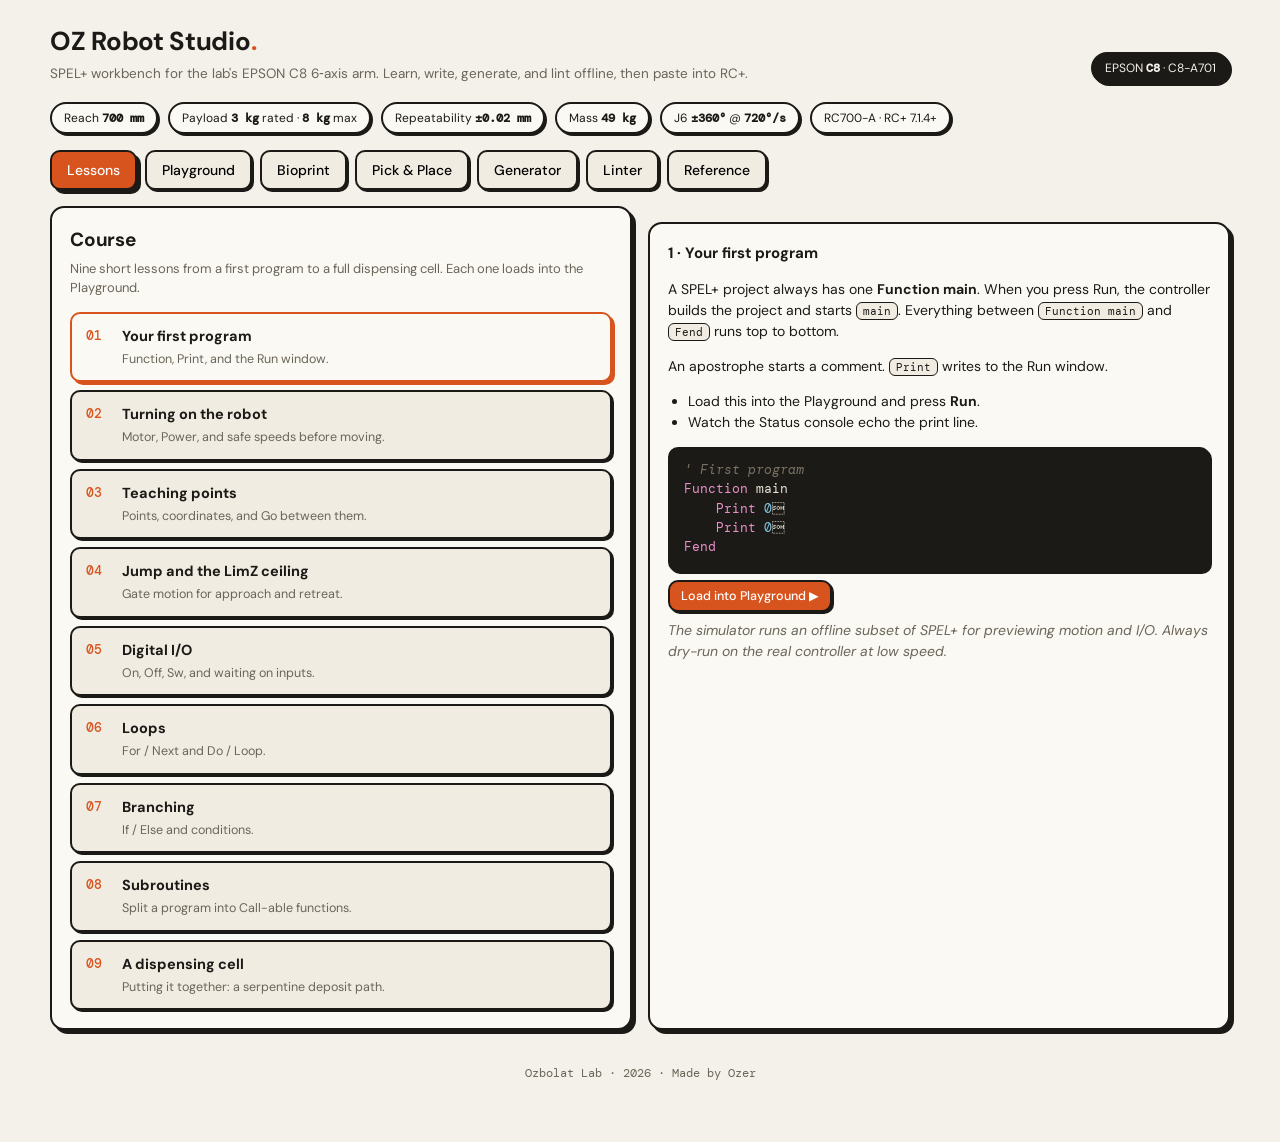
<file: robot/index.html>
<!DOCTYPE html>
<html lang="en">
<head>
<meta charset="UTF-8">
<meta name="viewport" content="width=device-width, initial-scale=1.0">
<title>OZ Robot Studio · EPSON SPEL+</title>
<link rel="preconnect" href="https://fonts.googleapis.com">
<link rel="preconnect" href="https://fonts.gstatic.com" crossorigin>
<link href="https://fonts.googleapis.com/css2?family=DM+Sans:ital,opsz,wght@0,9..40,400;0,9..40,500;0,9..40,700;1,9..40,400&family=DM+Mono:wght@400;500&display=swap" rel="stylesheet">
<style>
:root{
  --bg:#F4F1EA; --ink:#1c1a17; --muted:#6b6559; --line:#1c1a17;
  --card:#fbf9f4; --card2:#f0ece1; --ember:#d8541f; --ember-soft:#f4d8c8;
  --ok:#2f7d4f; --warn:#b5820b; --err:#c0392b; --info:#3a6ea5;
  --shadow:4px 4px 0 var(--line);
  --shadow-sm:2px 2px 0 var(--line);
}
*{box-sizing:border-box}
html,body{margin:0;padding:0}
body{
  background:var(--bg); color:var(--ink);
  font-family:'DM Sans',system-ui,sans-serif; font-size:15px; line-height:1.5;
  -webkit-font-smoothing:antialiased;
}
code,pre,.mono,textarea,.tag,.kbd{font-family:'DM Mono',ui-monospace,monospace}
a{color:var(--ember)}
button{font-family:inherit;cursor:pointer}
::selection{background:var(--ember-soft)}

.wrap{max-width:1220px;margin:0 auto;padding:22px 20px 60px}
header.top{display:flex;align-items:flex-end;justify-content:space-between;gap:18px;flex-wrap:wrap;margin-bottom:18px}
.brand h1{font-size:26px;margin:0;letter-spacing:-.3px;font-weight:700}
.brand h1 .dot{color:var(--ember)}
.brand p{margin:3px 0 0;color:var(--muted);font-size:13.5px}
.modelbar{display:flex;align-items:center;gap:8px;flex-wrap:wrap}
.modelbar label{font-size:12px;color:var(--muted);text-transform:uppercase;letter-spacing:.06em}
select,input[type=text],input[type=number]{
  font-family:'DM Mono',monospace;font-size:13px;background:var(--card);color:var(--ink);
  border:2px solid var(--line);border-radius:8px;padding:7px 9px;box-shadow:var(--shadow-sm);
}
select:focus,input:focus,textarea:focus{outline:2px solid var(--ember);outline-offset:1px}

.specstrip{display:flex;gap:10px;flex-wrap:wrap;margin:0 0 16px}
.chip{background:var(--card);border:2px solid var(--line);border-radius:999px;padding:5px 12px;font-size:12px;box-shadow:var(--shadow-sm)}
.chip b{font-family:'DM Mono',monospace}

nav.tabs{display:flex;gap:8px;flex-wrap:wrap;margin-bottom:16px}
nav.tabs button{
  background:var(--card2);border:2px solid var(--line);border-radius:10px;padding:9px 15px;
  font-size:14px;font-weight:500;box-shadow:var(--shadow-sm);transition:transform .04s}
nav.tabs button:hover{transform:translate(-1px,-1px);box-shadow:3px 3px 0 var(--line)}
nav.tabs button.active{background:var(--ember);color:#fff;box-shadow:var(--shadow)}

.panel{display:none}
.panel.active{display:block;animation:fade .18s ease}
@keyframes fade{from{opacity:0;transform:translateY(4px)}to{opacity:1;transform:none}}

.card{background:var(--card);border:2px solid var(--line);border-radius:14px;box-shadow:var(--shadow);padding:18px}
.card + .card{margin-top:16px}
h2.sec{font-size:19px;margin:0 0 4px;letter-spacing:-.2px}
.sub{color:var(--muted);font-size:13px;margin:0 0 14px}
h3{font-size:15px;margin:18px 0 6px}

/* two column layout for playground */
.grid2{display:grid;grid-template-columns:1fr 1fr;gap:16px}
.grid-lp{display:grid;grid-template-columns:1.15fr .85fr;gap:16px}
@media(max-width:900px){.grid2,.grid-lp{grid-template-columns:1fr}}

/* editor */
.editor-shell{border:2px solid var(--line);border-radius:12px;overflow:hidden;box-shadow:var(--shadow);background:#1c1a17}
.editor-bar{display:flex;align-items:center;gap:8px;background:#2a2622;padding:7px 10px;border-bottom:2px solid #000}
.editor-bar .fname{color:#e8e2d4;font-family:'DM Mono',monospace;font-size:12px}
.editor-bar .spacer{flex:1}
.mini{background:#3a352e;color:#e8e2d4;border:1px solid #000;border-radius:7px;padding:5px 10px;font-size:12px;font-family:'DM Mono',monospace}
.mini:hover{background:#4a443a}
.mini.go{background:var(--ember);color:#fff;border-color:#000}
.code-area{position:relative}
.code-area textarea,.code-area pre{
  margin:0;padding:14px 14px 14px 52px;font-size:13px;line-height:1.55;
  font-family:'DM Mono',monospace;white-space:pre;tab-size:4;border:0;
}
.code-area textarea{
  position:absolute;inset:0;width:100%;height:100%;resize:none;color:transparent;
  background:transparent;caret-color:#f6b26b;overflow:auto;z-index:2}
.code-area pre{
  position:relative;color:#e8e2d4;overflow:auto;min-height:340px;max-height:520px;
  background:#1c1a17;z-index:1;counter-reset:ln}
.code-area pre .ln{display:block;position:relative}
.code-area pre .ln::before{
  content:counter(ln);counter-increment:ln;position:absolute;left:-40px;width:30px;
  text-align:right;color:#615a4e;font-size:12px}
/* token colors */
.t-cmd{color:#f6b26b;font-weight:500}
.t-flow{color:#e88fc9}
.t-str{color:#a6d489}
.t-num{color:#7fc4e0}
.t-com{color:#6b6559;font-style:italic}
.t-pt{color:#f2c14e}
.t-fn{color:#c9a0ff}

.console{background:#141210;border:2px solid var(--line);border-radius:12px;box-shadow:var(--shadow);
  padding:12px 14px;font-family:'DM Mono',monospace;font-size:12.5px;color:#cfc8b8;
  min-height:120px;max-height:240px;overflow:auto;white-space:pre-wrap}
.console .c-out{color:#e8e2d4}
.console .c-mot{color:#f6b26b}
.console .c-io{color:#7fc4e0}
.console .c-err{color:#ff8a7a}
.console .c-sys{color:#8a8375}
.console .c-ok{color:#9fd68a}

canvas{display:block;width:100%;background:var(--card);border:2px solid var(--line);border-radius:12px;box-shadow:var(--shadow)}
.viz-legend{display:flex;gap:14px;flex-wrap:wrap;font-size:11.5px;color:var(--muted);margin-top:8px}
.viz-legend span{display:inline-flex;align-items:center;gap:5px}
.sw{width:12px;height:12px;border:1.5px solid var(--line);border-radius:3px;display:inline-block}

/* points + io tables */
.tbl{width:100%;border-collapse:collapse;font-size:12.5px;font-family:'DM Mono',monospace}
.tbl th,.tbl td{border:1.5px solid var(--line);padding:5px 7px;text-align:left}
.tbl th{background:var(--card2);font-weight:500}
.tbl input{border:1px solid var(--line);border-radius:5px;padding:3px 5px;width:100%;box-shadow:none;font-size:12px}
.tbl td.pl{color:var(--ember);font-weight:500}

.io-grid{display:grid;grid-template-columns:repeat(8,1fr);gap:6px}
.io-bit{border:2px solid var(--line);border-radius:8px;padding:6px 0;text-align:center;font-size:11px;
  font-family:'DM Mono',monospace;background:var(--card2);box-shadow:var(--shadow-sm);user-select:none}
.io-bit .n{font-size:10px;color:var(--muted)}
.io-bit.on{background:var(--ember);color:#fff}
.io-bit.on .n{color:#ffe}

.btn{background:var(--ember);color:#fff;border:2px solid var(--line);border-radius:10px;padding:9px 16px;
  font-size:14px;font-weight:500;box-shadow:var(--shadow-sm)}
.btn:hover{transform:translate(-1px,-1px);box-shadow:3px 3px 0 var(--line)}
.btn.ghost{background:var(--card);color:var(--ink)}
.btn.sm{padding:6px 11px;font-size:12.5px}
.btnrow{display:flex;gap:8px;flex-wrap:wrap;margin-top:10px}

/* lessons */
.lesson-list{display:flex;flex-direction:column;gap:8px}
.lesson-item{border:2px solid var(--line);border-radius:10px;padding:12px 14px;background:var(--card2);
  box-shadow:var(--shadow-sm);cursor:pointer;display:flex;gap:12px;align-items:flex-start}
.lesson-item:hover{background:#eae5d8}
.lesson-item.active{background:var(--card);border-color:var(--ember);box-shadow:3px 3px 0 var(--ember)}
.lesson-item .num{font-family:'DM Mono',monospace;color:var(--ember);font-weight:500;font-size:13px;min-width:24px}
.lesson-item h4{margin:0;font-size:14.5px}
.lesson-item p{margin:2px 0 0;font-size:12.5px;color:var(--muted)}
.lesson-body h3{margin-top:0}
.lesson-body p{font-size:14px}
.lesson-body ul{font-size:14px;padding-left:20px}
.snippet{background:#1c1a17;color:#e8e2d4;border-radius:10px;padding:12px 14px;font-family:'DM Mono',monospace;
  font-size:12.5px;line-height:1.55;white-space:pre;overflow:auto;border:2px solid var(--line);box-shadow:var(--shadow-sm)}
.snippet .t-cmd{color:#f6b26b}.snippet .t-flow{color:#e88fc9}.snippet .t-str{color:#a6d489}
.snippet .t-num{color:#7fc4e0}.snippet .t-com{color:#7a7364}.snippet .t-pt{color:#f2c14e}.snippet .t-fn{color:#c9a0ff}
.loadbtn{margin-top:8px}

/* generator */
.gen-tabs{display:flex;gap:6px;flex-wrap:wrap;margin-bottom:14px}
.gen-tabs button{background:var(--card2);border:2px solid var(--line);border-radius:8px;padding:6px 12px;font-size:12.5px;box-shadow:var(--shadow-sm)}
.gen-tabs button.active{background:var(--ink);color:var(--bg)}
.form-grid{display:grid;grid-template-columns:repeat(2,1fr);gap:10px 16px}
@media(max-width:640px){.form-grid{grid-template-columns:1fr}}
.field{display:flex;flex-direction:column;gap:3px}
.field label{font-size:11.5px;text-transform:uppercase;letter-spacing:.05em;color:var(--muted)}
.field .hint{font-size:11px;color:var(--muted);font-style:italic}
.gen-out{margin-top:14px}
.fgroup{border:2px solid var(--line);border-radius:12px;padding:12px 14px;margin-bottom:12px;background:var(--card2);box-shadow:var(--shadow-sm)}
.fgroup > h5{margin:0 0 9px;font-size:11.5px;text-transform:uppercase;letter-spacing:.07em;color:var(--ember);font-weight:700}
.statbox{margin-top:10px;border:2px solid var(--line);border-radius:10px;background:var(--card2);padding:10px 12px;
  font-family:'DM Mono',monospace;font-size:12px;box-shadow:var(--shadow-sm)}
.statbox div{display:flex;justify-content:space-between;gap:10px;padding:2px 0}
.statbox span:last-child{color:var(--ember);font-weight:500}
.pastehint{font-size:12px;color:var(--muted);margin:0 0 12px;padding:8px 11px;border-left:3px solid var(--ember);background:var(--card2);border-radius:0 8px 8px 0}

/* linter */
.diag{border:2px solid var(--line);border-radius:10px;padding:9px 12px;margin-bottom:8px;background:var(--card2);
  display:flex;gap:10px;align-items:flex-start;box-shadow:var(--shadow-sm);font-size:13px}
.diag .sev{font-family:'DM Mono',monospace;font-size:11px;padding:2px 7px;border-radius:6px;border:1.5px solid var(--line);white-space:nowrap;font-weight:500}
.diag.err .sev{background:var(--err);color:#fff}
.diag.warn .sev{background:var(--warn);color:#fff}
.diag.info .sev{background:var(--info);color:#fff}
.diag .lnk{font-family:'DM Mono',monospace;font-size:12px;color:var(--ember);cursor:pointer;white-space:nowrap}
.diag .msg{flex:1}
.diag .msg .rule{color:var(--muted);font-size:11.5px}
.clean{padding:16px;text-align:center;color:var(--ok);font-weight:500;border:2px dashed var(--ok);border-radius:10px}

/* reference */
.ref-search{width:100%;margin-bottom:12px}
.ref-cat{margin-bottom:6px}
.ref-cat h4{margin:14px 0 6px;font-size:13px;text-transform:uppercase;letter-spacing:.06em;color:var(--ember)}
.ref-item{border:2px solid var(--line);border-radius:9px;padding:9px 12px;margin-bottom:7px;background:var(--card2);box-shadow:var(--shadow-sm)}
.ref-item .sig{font-family:'DM Mono',monospace;font-size:13px;color:var(--ink);font-weight:500}
.ref-item .sig b{color:var(--ember)}
.ref-item .desc{font-size:12.5px;color:var(--muted);margin-top:2px}

footer{margin-top:34px;text-align:center;color:var(--muted);font-size:12px;font-family:'DM Mono',monospace}
.warnnote{font-size:11.5px;color:var(--muted);margin-top:8px;font-style:italic}
.pill{font-family:'DM Mono',monospace;font-size:11px;background:var(--card2);border:1.5px solid var(--line);border-radius:6px;padding:1px 6px}
</style>
</head>
<body>
<div class="wrap">
  <header class="top">
    <div class="brand">
      <h1>OZ Robot Studio<span class="dot">.</span></h1>
      <p>SPEL+ workbench for the lab&#39;s EPSON C8 6&#8209;axis arm. Learn, write, generate, and lint offline, then paste into RC+.</p>
    </div>
    <div class="modelbar">
      <span class="chip" style="background:var(--ink);color:var(--bg);border-color:var(--ink)">EPSON <b>C8</b> &middot; C8-A701</span>
    </div>
  </header>

  <div class="specstrip" id="specstrip"></div>

  <nav class="tabs" id="tabs">
    <button data-tab="lessons" class="active">Lessons</button>
    <button data-tab="playground">Playground</button>
    <button data-tab="bioprint">Bioprint</button>
    <button data-tab="pickplace">Pick &amp; Place</button>
    <button data-tab="generator">Generator</button>
    <button data-tab="linter">Linter</button>
    <button data-tab="reference">Reference</button>
  </nav>

  <!-- LESSONS -->
  <section class="panel active" id="lessons">
    <div class="grid2">
      <div class="card">
        <h2 class="sec">Course</h2>
        <p class="sub">Nine short lessons from a first program to a full dispensing cell. Each one loads into the Playground.</p>
        <div class="lesson-list" id="lessonList"></div>
      </div>
      <div class="card">
        <div class="lesson-body" id="lessonBody"></div>
      </div>
    </div>
  </section>

  <!-- PLAYGROUND -->
  <section class="panel" id="playground">
    <div class="grid-lp">
      <div>
        <div class="editor-shell">
          <div class="editor-bar">
            <span class="fname">Main.prg</span>
            <span class="spacer"></span>
            <button class="mini" id="btnFormat">Tidy</button>
            <button class="mini" id="btnClear">Clear</button>
            <button class="mini" id="btnCopy">Copy</button>
            <button class="mini" id="btnPrg">Save .prg</button>
            <button class="mini go" id="btnRun">&#9654; Run</button>
          </div>
          <div class="code-area">
            <pre id="highlight"><code></code></pre>
            <textarea id="editor" spellcheck="false" autocapitalize="off" autocomplete="off"></textarea>
          </div>
        </div>
        <div style="margin-top:14px">
          <div class="editor-bar" style="border-radius:10px 10px 0 0;border:2px solid var(--line);border-bottom:0">
            <span class="fname" style="color:#e8e2d4">Run window &mdash; Status</span>
            <span class="spacer"></span>
            <button class="mini" id="btnClearCon">clear</button>
          </div>
          <div class="console" id="console" style="border-radius:0 0 12px 12px;border-top:0"></div>
        </div>
      </div>
      <div>
        <div class="card" style="padding:14px">
          <h2 class="sec" style="font-size:16px">Path preview</h2>
          <p class="sub" style="margin-bottom:10px">Top&#8209;down XY view of taught points and simulated motion.</p>
          <canvas id="viz" width="640" height="440"></canvas>
          <div class="viz-legend">
            <span><i class="sw" style="background:var(--card)"></i> envelope</span>
            <span><i class="sw" style="background:#7fc4e0;border-radius:50%"></i> point</span>
            <span><i class="sw" style="background:#b8b0a0"></i> travel</span>
            <span><i class="sw" style="background:var(--ember)"></i> process (output on)</span>
          </div>
        </div>
        <div class="card" style="padding:14px;margin-top:14px">
          <h2 class="sec" style="font-size:16px">Points</h2>
          <p class="sub" style="margin-bottom:8px">Robot coordinates in mm / deg. Referenced by <span class="pill">Go P0</span>, <span class="pill">Jump P1</span> &hellip;</p>
          <div style="overflow:auto">
            <table class="tbl" id="ptTable"></table>
          </div>
          <div class="btnrow">
            <button class="btn ghost sm" id="btnAddPt">+ point</button>
            <button class="btn ghost sm" id="btnPtsFromCode">Read P#= from code</button>
          </div>
        </div>
        <div class="card" style="padding:14px;margin-top:14px">
          <h2 class="sec" style="font-size:16px">I/O board</h2>
          <p class="sub" style="margin-bottom:8px">Click an input bit to toggle it for <span class="pill">Sw(n)</span> / <span class="pill">Wait Sw(n)=1</span>. Outputs light up as the program runs.</p>
          <h3 style="margin:6px 0 4px;font-size:12px;text-transform:uppercase;letter-spacing:.05em;color:var(--muted)">Inputs</h3>
          <div class="io-grid" id="inGrid"></div>
          <h3 style="margin:12px 0 4px;font-size:12px;text-transform:uppercase;letter-spacing:.05em;color:var(--muted)">Outputs</h3>
          <div class="io-grid" id="outGrid"></div>
        </div>
      </div>
    </div>
  </section>

  <!-- BIOPRINT -->
  <section class="panel" id="bioprint">
    <div class="card">
      <h2 class="sec">Bioprint scaffold</h2>
      <p class="sub">Barrel on the J6 flange, pneumatic pressure triggered from a controller output. Set the parameters, then paste the result into <span class="pill">Main.prg</span> in EPSON RC+.</p>
      <div class="grid-lp">
        <div id="bioForm"></div>
        <div>
          <canvas id="bioViz" width="520" height="380"></canvas>
          <div class="viz-legend">
            <span><i class="sw" style="background:var(--ember)"></i> extruding</span>
            <span><i class="sw" style="background:#b8b0a0"></i> travel</span>
          </div>
          <div id="bioStats" class="statbox"></div>
        </div>
      </div>
      <div class="gen-out">
        <div class="editor-bar" style="border-radius:10px 10px 0 0;border:2px solid var(--line);border-bottom:0">
          <span class="fname" style="color:#e8e2d4">Main.prg</span>
          <span class="spacer"></span>
          <button class="mini" id="bioPrg">Save .prg</button>
          <button class="mini" id="bioCopy">Copy for RC+</button>
          <button class="mini go" id="bioToPlay">Simulate</button>
        </div>
        <pre class="snippet" id="bioOut" style="border-radius:0 0 12px 12px;margin:0;max-height:400px"></pre>
      </div>
      <p class="warnnote">The barrel tip offset is set with <b>TLSet</b> and must be measured on the real arm before the first print. Pressure is released with <b>Off</b> on every abort path &mdash; check your dispenser fails closed.</p>
    </div>
  </section>

  <!-- PICK & PLACE -->
  <section class="panel" id="pickplace">
    <div class="card">
      <h2 class="sec">Pick &amp; place with rotation</h2>
      <p class="sub">For parts that need orienting on the way, like turning a small solar cell square to its pads.</p>
      <div class="grid-lp">
        <div id="pnpForm"></div>
        <div>
          <canvas id="pnpViz" width="520" height="380"></canvas>
          <div class="viz-legend">
            <span><i class="sw" style="background:#7fc4e0;border-radius:50%"></i> point</span>
            <span><i class="sw" style="background:var(--ember)"></i> holding part</span>
            <span><i class="sw" style="background:#b8b0a0"></i> empty travel</span>
          </div>
          <div id="pnpStats" class="statbox"></div>
        </div>
      </div>
      <div class="gen-out">
        <div class="editor-bar" style="border-radius:10px 10px 0 0;border:2px solid var(--line);border-bottom:0">
          <span class="fname" style="color:#e8e2d4">Main.prg</span>
          <span class="spacer"></span>
          <button class="mini" id="pnpPrg">Save .prg</button>
          <button class="mini" id="pnpCopy">Copy for RC+</button>
          <button class="mini go" id="pnpToPlay">Simulate</button>
        </div>
        <pre class="snippet" id="pnpOut" style="border-radius:0 0 12px 12px;margin:0;max-height:400px"></pre>
      </div>
      <p class="warnnote">Rotating joint 6 past &plusmn;180&deg; needs a <b>J6Flag</b> attribute on the target point, otherwise the controller can pick the other turn. Check wrist singularities near the pick pose at low speed first.</p>
    </div>
  </section>

  <!-- GENERATOR -->
  <section class="panel" id="generator">
    <div class="card">
      <h2 class="sec">Routine generator</h2>
      <p class="sub">Fill in the cell parameters and get clean SPEL+ you can drop straight into Main.prg.</p>
      <div class="gen-tabs" id="genTabs">
        <button data-gen="pallet" class="active">Palletize</button>
        <button data-gen="probe">Touch probe</button>
      </div>
      <div id="genForm"></div>
      <div class="gen-out">
        <div class="editor-bar" style="border-radius:10px 10px 0 0;border:2px solid var(--line);border-bottom:0">
          <span class="fname" style="color:#e8e2d4">Generated SPEL+</span>
          <span class="spacer"></span>
          <button class="mini" id="genCopy">Copy</button>
          <button class="mini go" id="genToPlay">Send to Playground</button>
        </div>
        <pre class="snippet" id="genOut" style="border-radius:0 0 12px 12px;margin:0;max-height:360px"></pre>
      </div>
    </div>
  </section>

  <!-- LINTER -->
  <section class="panel" id="linter">
    <div class="grid2">
      <div class="card">
        <h2 class="sec">Paste code to check</h2>
        <p class="sub">Static checks for structure, motion safety, and undefined references. Nothing is sent anywhere.</p>
        <div class="editor-shell">
          <div class="editor-bar"><span class="fname">check.prg</span><span class="spacer"></span>
            <button class="mini" id="lintFromPlay">Pull from Playground</button>
            <button class="mini go" id="lintRun">Check</button></div>
          <div class="code-area">
            <pre id="lintHi"><code></code></pre>
            <textarea id="lintEditor" spellcheck="false" autocapitalize="off" autocomplete="off"></textarea>
          </div>
        </div>
      </div>
      <div class="card">
        <h2 class="sec">Diagnostics</h2>
        <p class="sub">Click a line number to jump the caret there.</p>
        <div id="diagOut"></div>
      </div>
    </div>
  </section>

  <!-- REFERENCE -->
  <section class="panel" id="reference">
    <div class="card">
      <h2 class="sec">C8 limits</h2>
      <p class="sub">From the C series manual, Appendix A. These are the numbers the Bioprint and Pick &amp; Place tabs check against.</p>
      <div style="overflow:auto"><table class="tbl" id="jointTable"></table></div>
      <div id="c8Extra" class="statbox" style="margin-top:12px"></div>
    </div>
    <div class="card">
      <h2 class="sec">SPEL+ command reference</h2>
      <p class="sub">Condensed working set for the C&#8209;series. Search by name or purpose.</p>
      <input type="text" class="ref-search" id="refSearch" placeholder="search commands... e.g. jump, speed, output, tool">
      <div id="refOut"></div>
    </div>
  </section>

  <footer>Ozbolat Lab &middot; 2026 &middot; Made by Ozer</footer>
</div>
<script>
/* =========================================================================
   OZ Robot Studio  ·  EPSON RC+ SPEL+ workbench (offline)
   Single-file lab tool · Ozbolat Lab
   ========================================================================= */
"use strict";

/* ---------- C8 manipulator (C8-A701***) -------------------------------
   Values below are from the C series manual, Appendix A: Specifications.
   This lab runs a single C8, so the whole tool is pinned to it.       */
const C8 = {
  model:"C8-A701***", name:"C8", reach:700,
  payloadRated:3, payloadMax:8, rep:0.02, mass:49, massProtect:53,
  controller:"RC700-A", software:"EPSON RC+ 7.0 Ver.7.1.4 or later",
  synthetic:8958,
  joints:[
    {n:1, min:-240, max:240, speed:331, watt:1000, res:0.0000252},
    {n:2, min:-158, max:65,  speed:332, watt:750,  res:0.0000253},
    {n:3, min:-61,  max:202, speed:450, watt:400,  res:0.0000343},
    {n:4, min:-200, max:200, speed:450, watt:100,  res:0.0000366},
    {n:5, min:-135, max:135, speed:450, watt:100,  res:0.0000343},
    {n:6, min:-360, max:360, speed:720, watt:100,  res:0.0000549},
  ],
  moment:{j4:16.6, j5:16.6, j6:9.4},          // N.m
  inertia:{j4:0.47, j5:0.47, j6:0.15},        // kg.m2
};

/* ---------- word lists for highlighting / linting ------------------------ */
const FLOW = ["Function","Fend","If","Then","Else","ElseIf","EndIf","For","Next","Do","Loop",
  "While","Until","Select","Send","Case","Default","GoTo","GoSub","Return","Call","Xqt",
  "Halt","Quit","Pause","Continue","Exit","Trap","OnErr","EResume","Wait","Print","Signal","WaitSig",
  "Integer","Long","Real","Double","Short","Byte","String","Boolean","Global","Preserve",
  "Redim","To","Step","And","Or","Not","Mod","Xor","As","ByRef","Declare"];
const CMD = ["Go","Jump","Jump3","Jump3CP","Move","Arc","Arc3","CVMove","TGo","BGo","TMove",
  "BMove","Pass","Pulse","Motor","Power","Speed","SpeedS","SpeedR","Accel","AccelS","AccelR",
  "Tool","TLSet","Base","Local","ECP","Arm","Here","Home","HomeSet","Hordr","Hofs","LimZ",
  "Weight","Inertia","Fine","CP","On","Off","Sw","In","InW","MemOn","MemOff","MemSw","Out",
  "OutW","Oport","Reset","SFree","SLock","Brake","CurPos","Pallet","Box","Plane","Till",
  "Find","Cont","Range","JRange","Sense","BASE","PTP",
  "JA","Agl","CX","CY","CZ","CU","CV","CW","OpenCom","CloseCom","SetCom","ChkCom","TLSet","Dist"];
const FLOW_SET = new Set(FLOW.map(w=>w.toLowerCase()));
const CMD_SET  = new Set(CMD.map(w=>w.toLowerCase()));
const KNOWN = new Set([...FLOW,...CMD].map(w=>w.toLowerCase()));

/* ---------- reference dictionary ----------------------------------------- */
const REFERENCE = [
  ["Motion","Go P<em>n</em>","Point-to-point (PTP) move of all joints to a point. Fastest general move."],
  ["Motion","Jump P<em>n</em>","Gate motion: up to LimZ, across, then down. The standard pick/place move for SCARA-style approach on a 6-axis cell."],
  ["Motion","Move P<em>n</em>","Linear (CP) move: the tool travels in a straight line to the point. Uses SpeedS / AccelS."],
  ["Motion","Arc P<em>mid</em>, P<em>end</em>","Circular interpolation through a midpoint to an end point (CP)."],
  ["Motion","TGo / BGo","PTP move in the current Tool / Base coordinate system."],
  ["Motion","Pass P<em>n</em>, ...","Move near points without stopping (path blending) for smooth multi-point paths."],
  ["Motion","Here","The current robot position; usable as a point in expressions and offsets, e.g. Go Here +Z(20)."],
  ["Motion","Pn +X(<em>d</em>)","Relative offset on an axis from a base point. Axes: X Y Z U V W. Combine several."],
  ["Speed","Speed <em>n</em>","PTP speed, 1&ndash;100 %. Applies to Go / Jump."],
  ["Speed","Accel <em>a</em>, <em>d</em>","PTP acceleration and deceleration, 1&ndash;100 %."],
  ["Speed","SpeedS <em>n</em>","CP (linear/arc) speed in mm/s. Applies to Move / Arc."],
  ["Speed","AccelS <em>a</em>[, <em>d</em>]","CP acceleration / deceleration in mm/s&sup2;."],
  ["Power","Motor On / Motor Off","Energize / de-energize the servo motors. Required before any motion."],
  ["Power","Power High / Low","High power enables full speed and torque; Low is the reduced teach state."],
  ["Coordinates","Tool <em>n</em>","Select tool coordinate system n (0 = flange). Define with TLSet."],
  ["Coordinates","Base <em>...</em>","Set the base coordinate system relative to the robot's world frame."],
  ["Coordinates","Local <em>n</em>, <em>...</em>","Define a local coordinate frame; points can be expressed in it."],
  ["Coordinates","LimZ <em>z</em>","Set the Z ceiling for Jump arch motion."],
  ["Coordinates","Arm / ECP","Select an arm (multi-arm) or external control point coordinate set."],
  ["Payload","Weight <em>m</em>[, <em>len</em>]","Tell the controller the end-effector mass so it can plan acceleration safely."],
  ["Payload","Inertia <em>GD2</em>[, <em>ecc</em>]","Set load moment of inertia and eccentricity for tuning."],
  ["I/O","On <em>n</em> / Off <em>n</em>","Turn a discrete output bit on or off. On n, t pulses for t seconds."],
  ["I/O","Sw(<em>n</em>)","Read an input bit (0/1) inside an expression."],
  ["I/O","In(<em>n</em>) / Out(<em>n</em>)","Read an input byte / read-back an output byte."],
  ["I/O","Oport(<em>n</em>)","Read the current state of output bit n."],
  ["Flow","Function <em>name</em> &hellip; Fend","Define a routine. Project must contain Function main."],
  ["Flow","For <em>v</em> = <em>a</em> To <em>b</em> [Step <em>s</em>] &hellip; Next","Counted loop."],
  ["Flow","Do [While/Until <em>c</em>] &hellip; Loop","Conditional loop."],
  ["Flow","If <em>c</em> Then &hellip; [Else] &hellip; EndIf","Branch. Single-line form: If c Then stmt."],
  ["Flow","Call <em>name</em> / Xqt <em>name</em>","Run a routine as a subroutine / as a parallel task."],
  ["Flow","Wait <em>t</em> / Wait Sw(<em>n</em>)=1","Pause for time, or until an input condition is met."],
  ["Flow","Print <em>expr</em>","Write to the Run window / Status console."],
  ["Vars","Integer / Real / Double / String i","Declare local variables. Global / Global Preserve for retained scope."],
  ["Homing","Home / HomeSet / Hordr","Move to the home position / define it / set joint homing order."],
  ["Safety","Reset","Clear errors and reset outputs to their default state."],
  ["Orientation","U / V / W","On a 6-axis arm these are the tool orientation angles: roll, pitch, yaw. Rolling the part flat on the table is a U change."],
  ["Orientation","JA(<em>j1</em>&hellip;<em>j6</em>)","Build a point from joint angles. Combine with Agl() to move one joint: Go JA(Agl(1),&hellip;,Agl(6)+90)."],
  ["Orientation","Agl(<em>n</em>)","Current angle of joint n, in degrees."],
  ["Orientation","Pulse(<em>p1</em>&hellip;<em>p6</em>)","Build a point from raw encoder pulses for each joint."],
  ["Orientation","/J6F0 /J6F1 /J6F<em>n</em>","J6Flag point attribute. Needed when joint 6 goes past &plusmn;180&deg;, because the same pose is reachable by more than one turn."],
  ["Orientation","/L /R, /A /B, /NF /F","6-axis pose attributes: lefty/righty, above/below elbow, noflip/flip wrist."],
  ["Tools","TLSet <em>n</em>, XY(&hellip;)","Define tool coordinate system n &mdash; the offset from the J6 flange to the tip. Set it once for a barrel or nozzle, then Tool n."],
  ["Tools","CX(<em>pt</em>) &hellip; CW(<em>pt</em>)","Read one coordinate out of a point, e.g. CZ(Here) for the current Z."],
  ["Serial","OpenCom #<em>n</em> / CloseCom #<em>n</em>","Open / close an RS-232 port. The controller has one port as standard, expandable to five."],
  ["Serial","Print #<em>n</em>, <em>data</em> / Input #<em>n</em>, <em>var</em>","Send to / read from an open port. Useful for pressure controllers and other peripherals."],
];

/* ---------- lessons ------------------------------------------------------ */
const LESSONS = [
  {t:"Your first program", d:"Function, Print, and the Run window.",
   body:`<h3>1 · Your first program</h3>
   <p>A SPEL+ project always has one <b>Function main</b>. When you press Run, the controller
   builds the project and starts <span class="pill">main</span>. Everything between
   <span class="pill">Function main</span> and <span class="pill">Fend</span> runs top to bottom.</p>
   <p>An apostrophe starts a comment. <span class="pill">Print</span> writes to the Run window.</p>
   <ul><li>Load this into the Playground and press <b>Run</b>.</li>
   <li>Watch the Status console echo the print line.</li></ul>`,
   code:`' First program
Function main
    Print "Ozbolat Lab cell online."
    Print "Ready."
Fend`},

  {t:"Turning on the robot", d:"Motor, Power, and safe speeds before moving.",
   body:`<h3>2 · Powering up</h3>
   <p>Before any motion you must energize the servos with <span class="pill">Motor On</span>.
   <span class="pill">Power High</span> allows full speed; keep <span class="pill">Speed</span>
   and <span class="pill">Accel</span> modest while testing.</p>
   <ul><li><b>Speed</b> is 1&ndash;100 % for PTP moves (Go, Jump).</li>
   <li><b>Accel a, d</b> sets acceleration and deceleration.</li>
   <li>Always tell the controller the tool mass with <b>Weight</b>.</li></ul>`,
   code:`Function main
    Motor On
    Power High
    Speed 20
    Accel 30, 30
    Weight 0.5          ' 0.5 kg end effector
    Print "Servos energized, ready to move."
Fend`},

  {t:"Teaching points", d:"Points, coordinates, and Go between them.",
   body:`<h3>3 · Points</h3>
   <p>Points are stored positions (X Y Z in mm, U V W in deg). On a real cell you jog and Teach them;
   here you can type them into the <b>Points</b> table or define them in code with
   <span class="pill">P1 = XY(x, y, z, u, v, w)</span>.</p>
   <p><span class="pill">Go</span> makes a point-to-point move; the path preview draws each move.</p>`,
   code:`Function main
    Motor On
    Power High
    Speed 30
    Accel 40, 40

    P0 = XY(300, 0, 400, 0, 90, 0)      ' safe home
    P1 = XY(420, -120, 200, 0, 90, 0)
    P2 = XY(420, 120, 200, 0, 90, 0)

    Go P0
    Go P1
    Go P2
    Go P0
Fend`},

  {t:"Jump and the LimZ ceiling", d:"Gate motion for approach and retreat.",
   body:`<h3>4 · Jump</h3>
   <p><span class="pill">Jump</span> lifts to the <b>LimZ</b> ceiling, travels across, then descends.
   It is the workhorse move for picking and placing without clipping fixtures.</p>
   <ul><li>Set <b>LimZ</b> once, high enough to clear everything in the cell.</li>
   <li>Approach offsets like <b>Go P1 +Z(30)</b> give you a controlled final descent.</li></ul>`,
   code:`Function main
    Motor On
    Power High
    Speed 40 : Accel 50, 50
    LimZ 450

    P1 = XY(420, -120, 150, 0, 90, 0)
    P2 = XY(420, 120, 150, 0, 90, 0)

    Jump P1              ' arch over to the pick
    Jump P2              ' arch over to the place
Fend`},

  {t:"Digital I/O", d:"On, Off, Sw, and waiting on inputs.",
   body:`<h3>5 · Inputs and outputs</h3>
   <p>Drive a gripper or valve with an output: <span class="pill">On 0</span> /
   <span class="pill">Off 0</span>. Read a sensor with <span class="pill">Sw(n)</span>.</p>
   <p>In the Playground, click an <b>input</b> bit to simulate a sensor, then run. Outputs light up
   as the program sets them, and any move made while an output is on is drawn as a <b>process</b> segment.</p>`,
   code:`Function main
    Motor On : Power High
    Speed 40 : Accel 50,50
    LimZ 450

    P1 = XY(420, 0, 150, 0, 90, 0)

    Wait Sw(0) = 1       ' wait for part-present sensor
    Jump P1
    On 0                 ' close gripper
    Wait 0.3
    Go P1 +Z(60)
Fend`},

  {t:"Loops", d:"For / Next and Do / Loop.",
   body:`<h3>6 · Repetition</h3>
   <p>Counted work uses <span class="pill">For&nbsp;v = a To b</span> &hellip; <span class="pill">Next</span>.
   Point indexing with <span class="pill">P(i)</span> lets one loop visit many taught points.</p>`,
   code:`Function main
    Motor On : Power High
    Speed 40 : Accel 50,50

    Integer i

    P1 = XY(380, -100, 200, 0,90,0)
    P2 = XY(400, -100, 200, 0,90,0)
    P3 = XY(420, -100, 200, 0,90,0)

    For i = 1 To 3
        Go P(i)
        Print "Visited point ", i
    Next i
Fend`},

  {t:"Branching", d:"If / Else and conditions.",
   body:`<h3>7 · Decisions</h3>
   <p><span class="pill">If cond Then</span> &hellip; <span class="pill">Else</span> &hellip;
   <span class="pill">EndIf</span> branches on a condition. Conditions can read inputs, compare
   variables, and combine with <b>And</b> / <b>Or</b> / <b>Not</b>.</p>`,
   code:`Function main
    Motor On : Power High
    Speed 40 : Accel 50,50

    P0 = XY(300,0,400,0,90,0)
    P1 = XY(420,0,180,0,90,0)

    If Sw(0) = 1 Then
        Jump P1
        On 0
        Print "Part picked."
    Else
        Go P0
        Print "No part, staying home."
    EndIf
Fend`},

  {t:"Subroutines", d:"Split a program into Call-able functions.",
   body:`<h3>8 · Structure</h3>
   <p>Break the job into functions and <span class="pill">Call</span> them from main. This keeps
   the cell readable and lets you reuse a pick or a place routine.</p>`,
   code:`Function main
    Motor On : Power High
    Speed 40 : Accel 50,50
    LimZ 450

    P1 = XY(420,-120,150,0,90,0)
    P2 = XY(420, 120,150,0,90,0)

    Call PickAt(1)      ' pick from P1
    Call PlaceAt(2)     ' place at P2
Fend

Function PickAt(n As Integer)
    Jump P(n)
    On 0
    Wait 0.3
Fend

Function PlaceAt(n As Integer)
    Jump P(n)
    Off 0
    Wait 0.3
Fend`},

  {t:"A dispensing cell", d:"Putting it together: a serpentine deposit path.",
   body:`<h3>9 · A dispensing pass</h3>
   <p>This ties everything together into something close to lab work: energize, set a linear
   speed, then run a serpentine raster over a rectangle while a valve output is on. Every move made
   with the valve open shows as a <b>process</b> segment in the preview.</p>
   <p>The <b>Generator</b> tab builds paths like this for you from width / pitch parameters.</p>`,
   code:`' Serpentine dispense over a 40 x 30 mm area
Function main
    Motor On : Power High
    Speed 30
    SpeedS 20            ' 20 mm/s linear
    AccelS 200, 200

    Real x0, y0, z, w, h, pitch, y
    x0 = 380 : y0 = -20 : z = 60
    w = 40 : h = 30 : pitch = 4

    Integer row, nrows, dir
    nrows = Int(h / pitch) + 1
    dir = 1

    Go XY(x0, y0, z + 20, 0, 90, 0)
    For row = 0 To nrows - 1
        y = y0 + row * pitch
        Move XY(x0, y, z, 0, 90, 0)
        On 0                          ' valve open
        If dir = 1 Then
            Move XY(x0 + w, y, z, 0, 90, 0)
        Else
            Move XY(x0, y, z, 0, 90, 0)
        EndIf
        Off 0                         ' valve closed
        dir = -dir
    Next row
    Go XY(x0, y0, z + 20, 0, 90, 0)
Fend`},
];

/* ---------- default program ---------------------------------------------- */
const DEFAULT_PROG = LESSONS[2].code;

/* ================= HIGHLIGHTER =========================================== */
function esc(s){return s.replace(/&/g,"&amp;").replace(/</g,"&lt;").replace(/>/g,"&gt;");}

function highlightLine(line){
  let out = esc(line);
  const strings = [];
  // protect string literals
  out = out.replace(/"[^"]*"/g, m=>{strings.push(m); return "\u0000"+(strings.length-1)+"\u0001";});
  // comment (apostrophe) after strings removed
  let comment = "";
  const ci = out.indexOf("'");
  if(ci >= 0){ comment = out.slice(ci); out = out.slice(0, ci); }
  // point labels P0, P(i)
  out = out.replace(/\bP(\d+)\b/g, '<span class="t-pt">P$1</span>');
  out = out.replace(/\bP(?=\s*\()/g, '<span class="t-pt">P</span>');
  // numbers
  out = out.replace(/\b(\d+\.?\d*)\b/g, '<span class="t-num">$1</span>');
  // keywords
  out = out.replace(/\b([A-Za-z_][A-Za-z0-9_]*)\b/g, (m)=>{
    // skip if already inside a span tag fragment
    const low = m.toLowerCase();
    if(FLOW_SET.has(low)) return '<span class="t-flow">'+m+'</span>';
    if(CMD_SET.has(low))  return '<span class="t-cmd">'+m+'</span>';
    return m;
  });
  if(comment) out += '<span class="t-com">'+comment+'</span>';
  // restore strings
  out = out.replace(/\u0000(\d+)\u0001/g,(m,i)=>'<span class="t-str">'+strings[+i]+'</span>');
  return out;
}
function highlightAll(code){
  return code.split("\n").map(l=>'<span class="ln">'+(highlightLine(l)||"&nbsp;")+'</span>').join("\n");
}
function snippet(code){ // for lessons/generator (no line-number gutter counter)
  return code.split("\n").map(l=>highlightLine(l)||"&nbsp;").join("\n");
}

/* ================= SIMULATOR ============================================= */
/* --- expression evaluator (recursive descent) --- */
function tokenizeExpr(s){
  const t=[]; let i=0;
  const two = ["<=",">=","<>"];
  while(i<s.length){
    const c=s[i];
    if(c===" "||c==="\t"){i++;continue;}
    if(c==='"'){let j=i+1;while(j<s.length&&s[j]!=='"')j++;t.push({k:"str",v:s.slice(i+1,j)});i=j+1;continue;}
    if(/[0-9.]/.test(c)){let j=i;while(j<s.length&&/[0-9.]/.test(s[j]))j++;t.push({k:"num",v:parseFloat(s.slice(i,j))});i=j;continue;}
    if(/[A-Za-z_]/.test(c)){let j=i;while(j<s.length&&/[A-Za-z0-9_]/.test(s[j]))j++;t.push({k:"id",v:s.slice(i,j)});i=j;continue;}
    const pair=s.substr(i,2);
    if(two.includes(pair)){t.push({k:"op",v:pair});i+=2;continue;}
    if("=<>+-*/(),".includes(c)){t.push({k:"op",v:c});i++;continue;}
    i++; // skip unknown
  }
  return t;
}
function makeEvaluator(env){
  function evalStr(s){
    // resolve coordinate accessors like CZ(Here) / CX(P1) to literals first
    s = s.replace(/C([XYZUVW])\s*\(\s*(Here|P\d+)\s*\)/gi,(m,ax,tok)=>{
      let pt = /here/i.test(tok) ? env.cur : env.points[tok.toUpperCase()];
      if(!pt) return "0";
      return String(pt[ax.toLowerCase()]||0);
    });
    const tk = tokenizeExpr(s); let p=0;
    const peek=()=>tk[p], next=()=>tk[p++];
    const isKw=(w)=>peek()&&peek().k==="id"&&peek().v.toLowerCase()===w;
    function orE(){let a=andE();while(isKw("or")){next();const b=andE();a=(a||b)?1:0;}return a;}
    function andE(){let a=notE();while(isKw("and")){next();const b=notE();a=(a&&b)?1:0;}return a;}
    function notE(){if(isKw("not")){next();return notE()?0:1;}return cmp();}
    function cmp(){let a=add();const o=peek();
      if(o&&o.k==="op"&&["=","<>","<",">","<=",">="].includes(o.v)){next();const b=add();
        switch(o.v){case"=":return a===b?1:0;case"<>":return a!==b?1:0;
          case"<":return a<b?1:0;case">":return a>b?1:0;case"<=":return a<=b?1:0;case">=":return a>=b?1:0;}}
      return a;}
    function add(){let a=mul();while(peek()&&peek().k==="op"&&(peek().v==="+"||peek().v==="-")){const o=next().v;const b=mul();
      a=(o==="+")?(typeof a==="string"||typeof b==="string"?(""+a+b):a+b):a-b;}return a;}
    function mul(){let a=un();while((peek()&&peek().k==="op"&&(peek().v==="*"||peek().v==="/"))||isKw("mod")){
      let o; if(isKw("mod")){next();o="mod";}else{o=next().v;} const b=un();
      a=(o==="*")?a*b:(o==="/")?a/b:a%b;}return a;}
    function un(){if(peek()&&peek().k==="op"&&peek().v==="-"){next();return -un();}return prim();}
    function prim(){
      const tok=peek(); if(!tok)return 0;
      if(tok.k==="num"){next();return tok.v;}
      if(tok.k==="str"){next();return tok.v;}
      if(tok.k==="op"&&tok.v==="("){next();const v=orE();if(peek()&&peek().v===")")next();return v;}
      if(tok.k==="id"){
        const name=next().v; const low=name.toLowerCase();
        if(peek()&&peek().k==="op"&&peek().v==="("){ // function call
          next(); const args=[];
          if(!(peek()&&peek().v===")")){ args.push(orE()); while(peek()&&peek().v===","){next();args.push(orE());} }
          if(peek()&&peek().v===")")next();
          return callFn(low,args);
        }
        if(name in env.vars) return env.vars[name];
        return 0; // undefined var -> 0
      }
      next(); return 0;
    }
    function callFn(name,a){
      switch(name){
        case"agl": { // current joint angle; only J6 is tracked by this previewer
          const j=a[0]|0;
          if(j===6) return env.cur?(env.cur.u||0):0;
          return 0;
        }
        case"sw": return env.inputs[a[0]|0]?1:0;
        case"oport": return env.outputs[a[0]|0]?1:0;
        case"in": {let v=0;for(let b=0;b<8;b++)if(env.inputs[(a[0]|0)*8+b])v|=(1<<b);return v;}
        case"int": return Math.trunc(a[0]);
        case"abs": return Math.abs(a[0]);
        case"sqr": return Math.sqrt(a[0]);
        case"sgn": return Math.sign(a[0]);
        case"rnd": return Math.random();
        case"str$": return String(a[0]);
        case"val": return parseFloat(a[0])||0;
        case"xy": return a; // returns coord array; handled by point resolver
        default: return 0;
      }
    }
    return orE();
  }
  return evalStr;
}

/* --- parse code into nested blocks (only the chosen function body runs) --- */
function splitStatements(line){
  // SPEL allows ':' to separate statements on one line (outside strings)
  const parts=[]; let cur=""; let inStr=false;
  for(let i=0;i<line.length;i++){const c=line[i];
    if(c==='"'){inStr=!inStr;cur+=c;continue;}
    if(c==="'"&&!inStr){break;} // comment
    if(c===":"&&!inStr){parts.push(cur);cur="";continue;}
    cur+=c;}
  if(cur.trim()!=="")parts.push(cur);
  return parts.map(s=>s.trim()).filter(s=>s.length);
}
function lexProgram(code){
  const raw = code.split("\n");
  const stmts=[];
  raw.forEach((line,idx)=>{
    const ln=idx+1;
    for(const s of splitStatements(line)){
      const kw=(s.match(/^([A-Za-z_][A-Za-z0-9_]*)/)||[])[1]||"";
      stmts.push({raw:s, kw, kwl:kw.toLowerCase(), rest:s.slice(kw.length).trim(), ln});
    }
  });
  return stmts;
}
function parseBody(stmts, i, enders){
  const nodes=[];
  while(i<stmts.length){
    const st=stmts[i]; const k=st.kwl;
    if(enders.includes(k)) return {nodes, next:i};
    if(k==="for"){
      const m=st.raw.match(/^For\s+([A-Za-z_]\w*)\s*=\s*(.+?)\s+To\s+(.+?)(?:\s+Step\s+(.+))?$/i);
      const r=parseBody(stmts,i+1,["next"]);
      nodes.push({type:"for",v:m?m[1]:"i",a:m?m[2]:"0",b:m?m[3]:"0",step:m&&m[4]?m[4]:"1",body:r.nodes,ln:st.ln});
      i=r.next+1; continue;
    }
    if(k==="do"){
      const pre=st.raw.match(/^Do\s+(While|Until)\s+(.+)$/i);
      const r=parseBody(stmts,i+1,["loop"]);
      const loopSt=stmts[r.next];
      const post=loopSt?loopSt.raw.match(/^Loop\s+(While|Until)\s+(.+)$/i):null;
      nodes.push({type:"do",pre:pre?{kind:pre[1].toLowerCase(),cond:pre[2]}:null,
        post:post?{kind:post[1].toLowerCase(),cond:post[2]}:null, body:r.nodes, ln:st.ln});
      i=r.next+1; continue;
    }
    if(k==="if"){
      // block form ends with Then and nothing after; single-line: If ... Then <stmt>
      const afterThen=st.raw.match(/\bThen\b(.*)$/i);
      const cond=st.raw.replace(/^If\s+/i,"").replace(/\s*Then.*$/i,"");
      if(afterThen && afterThen[1].trim()!==""){
        // single-line if
        const inner=afterThen[1].trim();
        const innerStmts=lexProgram(inner);
        nodes.push({type:"if",branches:[{cond,body:innerStmts.map(s2=>({type:"stmt",...s2}))}],elseBody:[],ln:st.ln});
        i++; continue;
      }
      // block if
      const branches=[]; let elseBody=[];
      let j=i+1; let curCond=cond; 
      while(true){
        const r=parseBody(stmts,j,["else","elseif","endif"]);
        branches.push({cond:curCond,body:r.nodes});
        const term=stmts[r.next];
        if(!term){j=r.next;break;}
        if(term.kwl==="elseif"){curCond=term.raw.replace(/^ElseIf\s+/i,"").replace(/\s*Then.*$/i,"");j=r.next+1;continue;}
        if(term.kwl==="else"){const re=parseBody(stmts,r.next+1,["endif"]);elseBody=re.nodes;j=re.next;break;}
        if(term.kwl==="endif"){j=r.next;break;}
        j=r.next;break;
      }
      nodes.push({type:"if",branches,elseBody,ln:st.ln});
      i=j+1; continue;
    }
    if(k==="function"){ // nested/next function -> stop this body
      return {nodes,next:i};
    }
    nodes.push({type:"stmt",...st});
    i++;
  }
  return {nodes,next:i};
}
function collectFunctions(stmts){
  const fns={}; let i=0;
  while(i<stmts.length){
    if(stmts[i].kwl==="function"){
      const name=(stmts[i].rest.match(/^([A-Za-z_]\w*)/)||[])[1]||"main";
      const params=stmts[i].rest.replace(/^[A-Za-z_]\w*/,"").replace(/^\s*\(?/,"").replace(/\)?\s*$/,"");
      const r=parseBody(stmts,i+1,["fend"]);
      fns[name.toLowerCase()]={name,params,body:r.nodes};
      i=r.next+1;
    } else i++;
  }
  return fns;
}

function runSimulation(code, points, io){
  const env={
    vars:{}, points:{}, outputs:io.outputs.slice(), inputs:io.inputs.slice(),
    motors:false, power:"Low", speed:10, accel:[10,10], speedS:50, accelS:[200,200],
    tool:0, limZ:null, weight:0, cur:null, segs:[], console:[], steps:0, undefPts:new Set(),
  };
  // seed points from the table
  Object.keys(points).forEach(k=>{env.points[k]={...points[k]};});
  const evalE=makeEvaluator(env);
  const log=(cls,txt)=>env.console.push({cls,txt});
  const CAP=40000;
  const stmts=lexProgram(code);
  const fns=collectFunctions(stmts);
  if(Object.keys(fns).length===0){ log("c-err","No Function block found. Wrap code in Function main ... Fend."); return env; }
  const entry=fns["main"]||fns[Object.keys(fns)[0]];
  log("c-sys","Task "+entry.name+" started");

  function resolvePoint(expr){
    expr=expr.trim();
    // strip trailing motion modifiers we don't simulate
    // base point + offsets
    // find base token
    let base=null, rest=expr;
    let m;
    if((m=expr.match(/^Here\b/i))){ base=env.cur?{...env.cur}:{x:0,y:0,z:0,u:0,v:0,w:0}; rest=expr.slice(m[0].length); }
    else if((m=expr.match(/^XY\s*\(([^)]*)\)/i))){
      const a=m[1].split(",").map(s=>evalE(s.trim()));
      base={x:a[0]||0,y:a[1]||0,z:a[2]||0,u:a[3]||0,v:a[4]||0,w:a[5]||0}; rest=expr.slice(m[0].length);
    }
    else if((m=expr.match(/^JA\s*\(([^)]*)\)/i))){
      // joint-angle target. This previewer has no forward kinematics, so it holds
      // XYZ and previews joint 6 as the tool roll (U).
      const a=splitTopComma(m[1]).map(s=>evalE(s));
      base=env.cur?{...env.cur}:{x:0,y:0,z:0,u:0,v:90,w:0};
      base.u=a[5]||0;
      if(!env.jaNoted){env.jaNoted=true;
        log("c-sys","(sim) JA() target: joint 6 previewed as tool roll; J1-J5 not modeled.");}
      rest=expr.slice(m[0].length);
    }
    else if((m=expr.match(/^Pulse\s*\(([^)]*)\)/i))){
      base=env.cur?{...env.cur}:{x:0,y:0,z:0,u:0,v:90,w:0};
      if(!env.pulseNoted){env.pulseNoted=true;
        log("c-sys","(sim) Pulse() target is not modeled; position held.");}
      rest=expr.slice(m[0].length);
    }
    else if((m=expr.match(/^P\s*\(([^)]*)\)/i))){
      const n=Math.trunc(evalE(m[1])); const key="P"+n;
      base=env.points[key]?{...env.points[key]}:null;
      if(!base){env.undefPts.add(key);base={x:0,y:0,z:0,u:0,v:0,w:0};}
      rest=expr.slice(m[0].length);
    }
    else if((m=expr.match(/^P(\d+)\b/i))){
      const key="P"+m[1];
      base=env.points[key]?{...env.points[key]}:null;
      if(!base){env.undefPts.add(key);base={x:0,y:0,z:0,u:0,v:0,w:0};}
      rest=expr.slice(m[0].length);
    }
    if(!base) return null;
    // offsets  +X(..) -Z(..)
    const off=/([+\-])\s*([XYZUVW])\s*\(([^)]*)\)/gi; let om;
    while((om=off.exec(rest))){
      const sign=om[1]==="-"?-1:1; const ax=om[2].toLowerCase(); const val=sign*evalE(om[3]);
      base[ax]=(base[ax]||0)+val;
    }
    return base;
  }
  function doMove(kind, targetExpr){
    if(!env.motors){ log("c-err","Line "+"?"+": motion before Motor On"); }
    const tgt=resolvePoint(targetExpr);
    if(!tgt){ log("c-err","Could not resolve target: "+targetExpr); return; }
    const from=env.cur;
    const process=env.outputs.some(Boolean);
    if(from){ env.segs.push({from:{...from},to:{...tgt},kind,process}); }
    env.cur={...tgt};
    log("c-mot", kind+" -> ("+Math.round(tgt.x)+", "+Math.round(tgt.y)+", "+Math.round(tgt.z)+")"+(process?"  [process]":""));
  }

  function execNodes(nodes){
    for(const n of nodes){
      if(env.steps++ > CAP){ log("c-err","Step limit reached; possible infinite loop. Stopped."); throw "cap"; }
      execNode(n);
    }
  }
  function execNode(n){
    if(n.type==="for"){
      const a=evalE(n.a), b=evalE(n.b), step=evalE(n.step)||1;
      try{
        for(let v=a; (step>0? v<=b : v>=b); v+=step){
          env.vars[n.v]=v;
          if(env.steps++ > CAP){log("c-err","Step limit reached in loop.");throw "cap";}
          execNodes(n.body);
        }
      }catch(e){ if(e&&e.__exit==="for") return; throw e; }
      return;
    }
    if(n.type==="do"){
      let guard=0;
      const check=(c)=>{if(!c)return true;const val=evalE(c.cond);return c.kind==="while"?!!val:!val;};
      try{
        while(true){
          if(n.pre && !check(n.pre)) break;
          execNodes(n.body);
          if(n.post && !check(n.post)) break;
          if(!n.pre && !n.post){ if(++guard>1){log("c-sys","(sim) Do..Loop with no condition ran once.");break;} }
          if(env.steps++ > CAP){log("c-err","Step limit reached in Do loop.");throw "cap";}
        }
      }catch(e){ if(e&&e.__exit==="do") return; throw e; }
      return;
    }
    if(n.type==="if"){
      for(const br of n.branches){
        if(evalE(br.cond)){ execNodes(br.body); return; }
      }
      execNodes(n.elseBody);
      return;
    }
    // statement
    execStmt(n);
  }
  function execStmt(s){
    const kw=s.kwl, rest=s.rest, raw=s.raw;
    if(!kw) return;
    // assignment? (not a known command, contains top-level =)  OR point assignment P#=
    const isPointAssign = /^P\s*(\d+|\()/.test(raw) && /=/.test(raw) && !/^(If|While|Until)/i.test(raw);
    const looksAssign = !KNOWN.has(kw) && /^[A-Za-z_]\w*(\s*\([^)]*\))?\s*=/.test(raw);
    if(isPointAssign){
      const eq=raw.indexOf("="); const lhs=raw.slice(0,eq).trim(); const rhs=raw.slice(eq+1).trim();
      const pt=resolvePoint(rhs);
      const keym=lhs.match(/^P\s*(\d+)/i)||lhs.match(/^P\s*\(([^)]*)\)/i);
      let key=null;
      if(lhs.match(/^P\s*\(/i)) key="P"+Math.trunc(evalE(lhs.replace(/^P\s*\(/i,"").replace(/\)\s*$/,"")));
      else if(keym) key="P"+keym[1];
      if(key&&pt){ env.points[key]=pt; env.undefPts.delete(key); }
      return;
    }
    if(looksAssign){
      const eq=raw.indexOf("="); const lhs=raw.slice(0,eq).trim(); const rhs=raw.slice(eq+1).trim();
      env.vars[lhs]=evalE(rhs); return;
    }
    switch(kw){
      case"function": case"fend": return;
      case"integer": case"long": case"short": case"byte": case"real": case"double":
      case"boolean":
        rest.split(",").forEach(v=>{const nm=v.trim().split(/\s+/)[0];if(nm)env.vars[nm]=0;});return;
      case"string":
        rest.split(",").forEach(v=>{const nm=v.trim().split(/\s+/)[0];if(nm)env.vars[nm]="";});return;
      case"global": case"preserve": return; // scope keywords, ignore
      case"opencom": case"closecom": case"setcom": case"opennet": case"closenet":
        log("c-io","(sim) "+raw); return;
      case"print":{
        if(rest.startsWith("#")){ log("c-io","(sim) serial out: "+raw); return; }
        const args=[]; let cur=""; let depth=0,inStr=false;
        for(const c of rest){ if(c==='"')inStr=!inStr;
          if((c===","||c===";")&&!inStr&&depth===0){args.push(cur);cur="";continue;}
          if(c==="("&&!inStr)depth++; if(c===")"&&!inStr)depth--; cur+=c;}
        if(cur.trim())args.push(cur);
        log("c-out", args.map(a=>{const v=evalE(a.trim());return typeof v==="number"?(Number.isInteger(v)?v:(+v.toFixed(4))):v;}).join(" "));
        return;
      }
      case"motor": env.motors=/on/i.test(rest); log("c-sys","Motor "+(env.motors?"On":"Off")); return;
      case"power": env.power=/high/i.test(rest)?"High":"Low"; log("c-sys","Power "+env.power); return;
      case"speed": env.speed=evalE(rest)||env.speed; return;
      case"accel": {const a=rest.split(",").map(x=>evalE(x));env.accel=[a[0]||env.accel[0],a[1]||a[0]||env.accel[1]];return;}
      case"speeds": env.speedS=evalE(rest)||env.speedS; return;
      case"accels": {const a=rest.split(",").map(x=>evalE(x));env.accelS=[a[0]||env.accelS[0],a[1]||a[0]];return;}
      case"tool": env.tool=Math.trunc(evalE(rest)); return;
      case"limz": env.limZ=evalE(rest); return;
      case"weight": env.weight=evalE(rest.split(",")[0]); return;
      case"base": case"local": case"ecp": case"arm": case"fine": case"inertia":
      case"hordr": case"hofs": case"tlset": log("c-sys","(sim) "+raw); return;
      case"go": case"move": case"tgo": case"bgo": case"tmove": case"bmove":
        doMove(kw.charAt(0).toUpperCase()+kw.slice(1), rest); return;
      case"jump": case"jump3": case"jump3cp":
        doMove("Jump", rest); return;
      case"arc": case"arc3": {
        // Arc mid, end  -> move to end (draw two segments through mid)
        const parts=splitTopComma(rest);
        if(parts.length>=2){ doMove("Arc", parts[0]); doMove("Arc", parts[1]); }
        else doMove("Arc", rest);
        return;
      }
      case"pass": { splitTopComma(rest).forEach(p=>doMove("Pass",p)); return; }
      case"on": {const n=Math.trunc(evalE(splitTopComma(rest)[0]));env.outputs[n]=true;log("c-io","On "+n);return;}
      case"off": {const n=Math.trunc(evalE(splitTopComma(rest)[0]));env.outputs[n]=false;log("c-io","Off "+n);return;}
      case"wait": {
        const mm=rest.match(/Sw\s*\(([^)]*)\)\s*=\s*(\d+)/i);
        if(mm){const bit=Math.trunc(evalE(mm[1]));const want=+mm[2];
          if((env.inputs[bit]?1:0)!==want) log("c-sys","(sim) Wait Sw("+bit+")="+want+"  input is "+(env.inputs[bit]?1:0)+", continuing");
          else log("c-sys","Wait Sw("+bit+")="+want+" satisfied");}
        else log("c-sys","Wait "+rest);
        return;
      }
      case"call": case"xqt": {
        const mm=rest.match(/^([A-Za-z_]\w*)\s*(?:\(([^)]*)\))?/)||[];
        const nm=mm[1]; const f=fns[(nm||"").toLowerCase()];
        if(!f){log("c-err",cap(kw)+" to undefined function: "+nm);return;}
        callFunction(f, mm[2]||"", kw==="xqt");
        return;
      }
      case"home": doMove("Go","XY(0,0,"+(env.limZ||400)+",0,90,0)"); log("c-sys","Home"); return;
      case"reset": env.outputs=env.outputs.map(()=>false); log("c-sys","Reset"); return;
      case"exit": {const w=rest.trim().toLowerCase();
        if(w.startsWith("do")) throw {__exit:"do"};
        if(w.startsWith("for")) throw {__exit:"for"};
        if(w.startsWith("function")){log("c-sys","Exit Function");return;} throw {__exit:"do"};}
      case"halt": case"quit": case"pause": case"continue": log("c-sys",raw); return;
      case"goto": case"gosub": case"return": case"select": case"send": case"case": case"trap": case"onerr":
        log("c-sys","(sim) not fully modeled: "+raw); return;
      default:
        log("c-sys","(sim) skipped: "+raw); return;
    }
  }
  function callFunction(f, argStr, isXqt){
    log("c-sys",(isXqt?"Xqt ":"Call ")+f.name+(isXqt?" (sim: sequential)":""));
    const args = argStr.trim()? splitTopComma(argStr).map(a=>evalE(a)) : [];
    const params = (f.params||"").split(",").map(s=>s.trim()).filter(Boolean).map(s=>s.split(/\s+/)[0]);
    const saved={}; params.forEach((pn,idx)=>{saved[pn]=env.vars[pn]; env.vars[pn]=args[idx];});
    execNodes(f.body);
    params.forEach(pn=>{ if(saved[pn]===undefined) delete env.vars[pn]; else env.vars[pn]=saved[pn]; });
  }
  function splitTopComma(s){const out=[];let cur="",d=0,inStr=false;
    for(const c of s){if(c==='"')inStr=!inStr;if(c==="("&&!inStr)d++;if(c===")"&&!inStr)d--;
      if(c===","&&!inStr&&d===0){out.push(cur.trim());cur="";}else cur+=c;}
    if(cur.trim())out.push(cur.trim());return out;}

  try{ execNodes(entry.body); }
  catch(e){ if(e!=="cap") log("c-err","Runtime: "+e); }
  if(env.undefPts.size) log("c-err","Undefined points used: "+[...env.undefPts].join(", "));
  log("c-ok","All tasks stopped");
  return env;
}

/* ================= LINTER =============================================== */
function lint(code){
  const diags=[];
  const stmts=lexProgram(code);
  const add=(sev,ln,msg,rule)=>diags.push({sev,ln,msg,rule});
  // balance stacks
  const stack=[]; // {kw,ln}
  const opens={"function":"fend","for":"next","if":"endif","do":"loop","select":"send"};
  const closes={"fend":"function","next":"for","endif":"if","loop":"do","send":"select"};
  let hasMain=false, sawMotorOn=false, sawSpeed=false, sawAccel=false, motionBeforeMotor=false;
  let motionBeforeSpeed=false, sawMotion=false, sawPower=false;
  const definedPts=new Set(); const usedPts=new Set(); const usedPtLines={};
  const fnNames=new Set(); const calledFns=[];

  stmts.forEach(s=>{
    const k=s.kwl, ln=s.ln, raw=s.raw;
    // single-line if doesn't open a block
    const singleIf = k==="if" && /\bThen\b\s*\S/i.test(raw);
    if(k==="function"){const nm=(s.rest.match(/^([A-Za-z_]\w*)/)||[])[1];if(nm){fnNames.add(nm.toLowerCase());if(nm.toLowerCase()==="main")hasMain=true;}}
    if(k in opens && !singleIf){ stack.push({kw:k,ln}); }
    if(k in closes){
      const want=closes[k];
      if(stack.length===0){ add("err",ln,"<b>"+s.kw+"</b> with no matching <b>"+cap(want)+"</b>.","block-balance"); }
      else{ const top=stack.pop(); if(top.kw!==want){ add("err",ln,"<b>"+s.kw+"</b> does not match open <b>"+cap(top.kw)+"</b> from line "+top.ln+".","block-balance"); } }
    }
    // motion checks
    if(["go","jump","move","arc","pass","tgo","bgo","tmove","bmove","jump3","curmove","cvmove"].includes(k)){
      sawMotion=true;
      if(!sawMotorOn) motionBeforeMotor=true;
      if(!sawSpeed && !sawAccel) motionBeforeSpeed=true;
    }
    if(k==="motor" && /on/i.test(s.rest)) sawMotorOn=true;
    if(k==="power") sawPower=true;
    if(k==="speed") sawSpeed=true;
    if(k==="accel") sawAccel=true;
    // speed range
    if(k==="speed"){const v=parseFloat(s.rest);if(!isNaN(v)&&(v<1||v>100))add("warn",ln,"Speed "+v+" is outside the 1&ndash;100 % range for PTP moves.","speed-range");}
    if(k==="accel"){const parts=s.rest.split(",");if(parts.length<2)add("info",ln,"<b>Accel</b> usually takes two values: acceleration and deceleration.","accel-args");}
    // point definitions and uses
    let dm; const defRe=/\bP(\d+)\s*=/g;
    while((dm=defRe.exec(raw))) definedPts.add("P"+dm[1]);
    let um; const useRe=/\bP(\d+)\b/g;
    while((um=useRe.exec(raw))){ if(!new RegExp("\\bP"+um[1]+"\\s*=").test(raw)){ usedPts.add("P"+um[1]); (usedPtLines["P"+um[1]]=usedPtLines["P"+um[1]]||[]).push(ln);} }
    // calls
    if(k==="call"||k==="xqt"){const nm=(s.rest.match(/^([A-Za-z_]\w*)/)||[])[1];if(nm)calledFns.push({nm:nm.toLowerCase(),disp:nm,ln});}
    // stray tabs / smart quotes
    if(/[\u201c\u201d]/.test(raw)) add("warn",ln,"Curly quotes found &mdash; SPEL+ needs straight double quotes.","quotes");
  });
  // leftover open blocks
  stack.forEach(o=>add("err",o.ln,"<b>"+cap(o.kw)+"</b> is never closed with <b>"+cap(opens[o.kw])+"</b>.","block-balance"));
  // main
  if(!hasMain) add("err",1,"No <b>Function main</b> found. The project entry point is required.","no-main");
  // motion safety
  if(motionBeforeMotor) add("err",findLine(stmts,["go","jump","move"]),"A motion command runs before <b>Motor On</b>. Energize the servos first.","motor-order");
  if(sawMotion && !sawPower) add("info",1,"No <b>Power High</b> set. Motion will run at reduced (Low) power.","power");
  if(motionBeforeSpeed) add("warn",findLine(stmts,["go","jump","move"]),"Motion runs before any <b>Speed</b> / <b>Accel</b> is set. It will use the last controller values.","speed-order");
  // undefined points
  usedPts.forEach(p=>{ if(!definedPts.has(p)){ (usedPtLines[p]||[1]).slice(0,1).forEach(ln=>
    add("warn",ln,p+" is used but never taught in this file. Make sure it exists in the point file.","undef-point")); }});
  // undefined calls
  calledFns.forEach(c=>{ if(!fnNames.has(c.nm)) add("err",c.ln,"Call to <b>"+c.disp+"</b>, which is not defined in this file.","undef-fn"); });

  return diags.sort((a,b)=>a.ln-b.ln);
}
function cap(s){return s.charAt(0).toUpperCase()+s.slice(1);}
function findLine(stmts,kws){const f=stmts.find(s=>kws.includes(s.kwl));return f?f.ln:1;}

/* ================= GENERATORS =========================================== */
const GEN = {
  pallet:{
    title:"Palletize",
    fields:[
      {id:"rows",label:"Rows (Y)",type:"number",val:3},
      {id:"cols",label:"Columns (X)",type:"number",val:4},
      {id:"pitchx",label:"Column pitch X (mm)",type:"number",val:30},
      {id:"pitchy",label:"Row pitch Y (mm)",type:"number",val:30},
      {id:"x0",label:"Origin X (mm)",type:"number",val:360},
      {id:"y0",label:"Origin Y (mm)",type:"number",val:-60},
      {id:"z",label:"Place Z (mm)",type:"number",val:120},
      {id:"grip",label:"Gripper output bit",type:"number",val:0},
    ],
    gen:v=>`' Palletize into a ${v.cols} x ${v.rows} grid  -  OZ Robot Studio
Function main
    Motor On
    Power High
    Speed 40 : Accel 50, 50
    LimZ ${(+v.z)+80}

    Integer r, c
    Real px, py
    For r = 0 To ${v.rows-1}
        For c = 0 To ${v.cols-1}
            px = ${v.x0} + c * ${v.pitchx}
            py = ${v.y0} + r * ${v.pitchy}

            Call PickPart
            Jump XY(px, py, ${(+v.z)+40}, 0, 90, 0)
            Move XY(px, py, ${v.z}, 0, 90, 0)
            Off ${v.grip}                ' release
            Wait 0.3
            Go XY(px, py, ${(+v.z)+40}, 0, 90, 0)
        Next c
    Next r
    Print "Pallet complete."
Fend

Function PickPart
    ' TODO: teach P1 as the infeed pick location
    Jump P1
    On ${v.grip}
    Wait 0.3
Fend`
  },
  probe:{
    title:"Touch probe",
    fields:[
      {id:"x",label:"Probe X (mm)",type:"number",val:400},
      {id:"y",label:"Probe Y (mm)",type:"number",val:0},
      {id:"ztop",label:"Start Z (mm)",type:"number",val:200},
      {id:"zbot",label:"Max descend Z (mm)",type:"number",val:40},
      {id:"sensor",label:"Contact input bit",type:"number",val:0},
      {id:"feed",label:"Probe speed (mm/s)",type:"number",val:5},
    ],
    gen:v=>`' Downward touch probe until contact input  -  OZ Robot Studio
Function main
    Motor On
    Power High
    Speed 20
    SpeedS ${v.feed}
    AccelS 100, 100

    Go XY(${v.x}, ${v.y}, ${v.ztop}, 0, 90, 0)

    ' descend until the contact sensor trips
    Do Until Sw(${v.sensor}) = 1
        Move Here -Z(1)
        If CZ(Here) < ${v.zbot} Then
            Print "No contact before Z limit."
            Exit Do
        EndIf
    Loop
    Print "Contact at Z = ", CZ(Here)
    Go Here +Z(40)
Fend`
  },
};

/* ================= BIOPRINT MODULE ====================================== */
const BIOPRINT = {
  fields:[
    {g:"Barrel &amp; tool",id:"toolNum",label:"Tool number",type:"number",val:1},
    {g:"Barrel &amp; tool",id:"tipZ",label:"Tip offset from flange Z (mm)",type:"number",val:185},
    {g:"Barrel &amp; tool",id:"needle",label:"Needle inner dia (mm)",type:"number",val:0.41},
    {g:"Barrel &amp; tool",id:"barrel",label:"Barrel size (mL)",type:"number",val:10},
    {g:"Barrel &amp; tool",id:"weight",label:"Barrel assembly mass (kg)",type:"number",val:0.6},
    {g:"Pressure",id:"presBit",label:"Pressure output bit",type:"number",val:0},
    {g:"Pressure",id:"kpa",label:"Setpoint (kPa)",type:"number",val:60},
    {g:"Pressure",id:"mode",label:"Pressure control",type:"select",val:"trigger",
      opts:[["trigger","Output bit trigger only"],["rs232","Trigger + RS-232 setpoint"]]},
    {g:"Pressure",id:"preFlow",label:"Pre-flow delay (s)",type:"number",val:0.15},
    {g:"Pressure",id:"postFlow",label:"Post-flow / suck-back (s)",type:"number",val:0.1},
    {g:"Geometry",id:"x0",label:"Origin X (mm)",type:"number",val:380},
    {g:"Geometry",id:"y0",label:"Origin Y (mm)",type:"number",val:-20},
    {g:"Geometry",id:"z0",label:"First layer Z (mm)",type:"number",val:60},
    {g:"Geometry",id:"w",label:"Scaffold size X (mm)",type:"number",val:20},
    {g:"Geometry",id:"h",label:"Scaffold size Y (mm)",type:"number",val:20},
    {g:"Geometry",id:"pitch",label:"Strand spacing (mm)",type:"number",val:1.5},
    {g:"Geometry",id:"layerH",label:"Layer height (mm)",type:"number",val:0.3},
    {g:"Geometry",id:"layers",label:"Layers",type:"number",val:4},
    {g:"Motion",id:"pattern",label:"Pattern",type:"select",val:"lattice",
      opts:[["lattice","0/90 lattice (alternating)"],["serp","Serpentine (single direction)"]]},
    {g:"Motion",id:"feed",label:"Print speed (mm/s)",type:"number",val:8},
    {g:"Motion",id:"clear",label:"Travel clearance (mm)",type:"number",val:5},
  ],
  gen(v){
    const limz=(+v.z0)+(+v.layerH)*(+v.layers)+(+v.clear)+20;
    const rs = v.mode==="rs232";
    const head=`' ============================================================
'  Bioprint scaffold  -  generated by OZ Robot Studio
'  Barrel   : ${v.barrel} mL, ${v.needle} mm ID needle
'  Tool     : Tool ${v.toolNum}, tip ${v.tipZ} mm below the J6 flange
'  Pressure : ${v.kpa} kPa, triggered on output ${v.presBit}
'  Scaffold : ${v.w} x ${v.h} mm, ${v.pitch} mm strands, ${v.layers} layers @ ${v.layerH} mm
'  Paste into Main.prg in EPSON RC+, then teach/verify the tool before running.
' ============================================================

Global Real gX0, gY0, gW, gH, gPitch, gClear
Global Integer gPres

Function main
    gX0 = ${v.x0} : gY0 = ${v.y0}
    gW = ${v.w} : gH = ${v.h}
    gPitch = ${v.pitch} : gClear = ${v.clear}
    gPres = ${v.presBit}

    Off gPres                      ' pressure closed before anything moves

    Motor On
    Power High
    Speed 20 : Accel 30, 30        ' PTP travel, kept slow over the stage
    SpeedS ${v.feed}                    ' ${v.feed} mm/s extrusion speed
    AccelS 200, 200
    Weight ${v.weight}                   ' barrel + holder mass
    Tool ${v.toolNum}                        ' barrel tip frame (see TLSet below)
    LimZ ${limz}
${rs?`
    Call SetPressure(${v.kpa})
`:""}
    Real z
    Integer layer
    For layer = 0 To ${v.layers-1}
        z = ${v.z0} + layer * ${v.layerH}
        Print "Layer ", layer + 1, " at Z = ", z
${v.pattern==="lattice"?`        If (layer Mod 2) = 0 Then
            Call LinesAlongX(z)
        Else
            Call LinesAlongY(z)
        EndIf`:`        Call LinesAlongX(z)`}
    Next layer

    Off gPres
    Go XY(gX0, gY0, ${(+v.z0)+(+v.clear)+20}, 0, 90, 0)
    Print "Scaffold complete."
Fend

' ---- strands running along X, stepping in Y ----------------
Function LinesAlongX(z As Real)
    Integer i, n
    Real y
    n = Int(gH / gPitch)
    For i = 0 To n
        y = gY0 + i * gPitch
        If (i Mod 2) = 0 Then
            Go XY(gX0, y, z + gClear, 0, 90, 0)
            Move XY(gX0, y, z, 0, 90, 0)
            Call PressureOn
            Move XY(gX0 + gW, y, z, 0, 90, 0)
            Call PressureOff
            Go XY(gX0 + gW, y, z + gClear, 0, 90, 0)
        Else
            Go XY(gX0 + gW, y, z + gClear, 0, 90, 0)
            Move XY(gX0 + gW, y, z, 0, 90, 0)
            Call PressureOn
            Move XY(gX0, y, z, 0, 90, 0)
            Call PressureOff
            Go XY(gX0, y, z + gClear, 0, 90, 0)
        EndIf
    Next i
Fend

' ---- strands running along Y, stepping in X ----------------
Function LinesAlongY(z As Real)
    Integer i, n
    Real x
    n = Int(gW / gPitch)
    For i = 0 To n
        x = gX0 + i * gPitch
        If (i Mod 2) = 0 Then
            Go XY(x, gY0, z + gClear, 0, 90, 0)
            Move XY(x, gY0, z, 0, 90, 0)
            Call PressureOn
            Move XY(x, gY0 + gH, z, 0, 90, 0)
            Call PressureOff
            Go XY(x, gY0 + gH, z + gClear, 0, 90, 0)
        Else
            Go XY(x, gY0 + gH, z + gClear, 0, 90, 0)
            Move XY(x, gY0 + gH, z, 0, 90, 0)
            Call PressureOn
            Move XY(x, gY0, z, 0, 90, 0)
            Call PressureOff
            Go XY(x, gY0, z + gClear, 0, 90, 0)
        EndIf
    Next i
Fend

' ---- pressure valve ----------------------------------------
Function PressureOn
    On gPres
    Wait ${v.preFlow}                  ' let the bead establish before travelling
Fend

Function PressureOff
    Off gPres
    Wait ${v.postFlow}                   ' settle / suck-back
Fend
${rs?`
' ---- pressure setpoint over RS-232 -------------------------
' NOTE: the string below is a placeholder. Check your dispenser's
' protocol (Nordson Ultimus and EFD units use a checksummed frame).
Function SetPressure(kpa As Real)
    OpenCom #1
    Print #1, "PS  ", kpa
    CloseCom #1
    Wait 0.2
Fend
`:""}
' ---- tool definition, run once then comment out -------------
' TLSet ${v.toolNum}, XY(0, 0, ${v.tipZ}, 0, 0, 0)   ' barrel tip offset from the flange
`;
    return head;
  }
};

/* ================= PICK & PLACE MODULE ================================== */
const PICKPLACE = {
  fields:[
    {g:"Points",id:"src",label:"Point source",type:"select",val:"taught",
      opts:[["taught","Use taught points (P1 / P2)"],["coord","Define coordinates in code"]]},
    {g:"Points",id:"px",label:"Pick X (mm)",type:"number",val:400},
    {g:"Points",id:"py",label:"Pick Y (mm)",type:"number",val:-120},
    {g:"Points",id:"pz",label:"Pick Z (mm)",type:"number",val:100},
    {g:"Points",id:"qx",label:"Place X (mm)",type:"number",val:400},
    {g:"Points",id:"qy",label:"Place Y (mm)",type:"number",val:120},
    {g:"Points",id:"qz",label:"Place Z (mm)",type:"number",val:100},
    {g:"Rotation",id:"angle",label:"Rotation angle (deg)",type:"number",val:90},
    {g:"Rotation",id:"method",label:"Rotation method",type:"select",val:"u",
      opts:[["u","Tool U offset (roll about tool Z)"],["j6","Joint 6 direct (JA / Agl)"]]},
    {g:"Rotation",id:"when",label:"Rotate",type:"select",val:"travel",
      opts:[["pick","At the pick, after grasping"],["travel","At clearance height, in transit"],["place","At the place approach"]]},
    {g:"End effector",id:"vac",label:"Vacuum / gripper output bit",type:"number",val:0},
    {g:"End effector",id:"conf",label:"Vacuum confirm input bit (-1 = none)",type:"number",val:1},
    {g:"End effector",id:"weight",label:"Payload mass (kg)",type:"number",val:0.05},
    {g:"End effector",id:"tool",label:"Tool number",type:"number",val:1},
    {g:"Motion",id:"count",label:"Cycles",type:"number",val:5},
    {g:"Motion",id:"appr",label:"Approach height (mm)",type:"number",val:30},
    {g:"Motion",id:"limz",label:"LimZ ceiling (mm)",type:"number",val:400},
    {g:"Motion",id:"speed",label:"Travel speed (%)",type:"number",val:30},
    {g:"Motion",id:"touch",label:"Final descent speed (mm/s)",type:"number",val:10},
    {g:"Motion",id:"settle",label:"Grip settle (s)",type:"number",val:0.3},
  ],
  gen(v){
    const coord = v.src==="coord";
    const conf = (+v.conf)>=0;
    const rotU = v.method==="u";
    const flagNote = Math.abs(+v.angle)>180
      ? `\n'  !! ${v.angle} deg exceeds 180. Add a J6Flag attribute (/J6F0, /J6F1 ...) to the\n'     target point so the controller knows which turn of joint 6 you mean.`
      : "";
    const rotBody = rotU
      ? `    ' roll the part about the tool Z axis
    Go Here +U(${v.angle})`
      : `    ' rotate joint 6 only, holding the current XYZ pose
    Go JA(Agl(1), Agl(2), Agl(3), Agl(4), Agl(5), Agl(6) + ${v.angle})`;
    return `' ============================================================
'  Pick & place with part rotation  -  OZ Robot Studio
'  Part rotated ${v.angle} deg via ${rotU?"tool U (roll about tool Z)":"joint 6 (JA / Agl)"}
'  Vacuum on output ${v.vac}${conf?`, confirmed on input ${v.conf}`:""}${flagNote}
'  Paste into Main.prg in EPSON RC+ and verify points before running.
' ============================================================

Function main
    Motor On
    Power High
    Speed ${v.speed} : Accel 40, 40
    SpeedS ${v.touch} : AccelS 150, 150   ' gentle linear descent onto the part
    Weight ${v.weight}
    Tool ${v.tool}
    LimZ ${v.limz}

    Off ${v.vac}
${coord?`
    P1 = XY(${v.px}, ${v.py}, ${v.pz}, 0, 90, 0)     ' pick
    P2 = XY(${v.qx}, ${v.qy}, ${v.qz}, 0, 90, 0)     ' place
`:`
    ' P1 = pick, P2 = place  (teach both in Robot Manager - Jog & Teach)
`}
    Integer i
    For i = 1 To ${v.count}
        Print "Cycle ", i
        Call PickPart
${v.when==="pick"?"        Call RotatePart\n":""}        Call TransitToPlace
${v.when==="travel"?"        Call RotatePart\n":""}        Call PlacePart
    Next i

    Go P1 +Z(${v.appr})
    Print "Done: ${v.count} parts."
Fend

' ---- pick --------------------------------------------------
Function PickPart
    Jump P1 +Z(${v.appr})            ' arch over, stop above the part
    Move P1                     ' straight-line descent
    On ${v.vac}                        ' vacuum on
    Wait ${v.settle}
${conf?`    Wait Sw(${v.conf}) = 1              ' confirm the cell is held
`:""}    Go P1 +Z(${v.appr})
Fend

' ---- transit -----------------------------------------------
Function TransitToPlace
    Go P2 +Z(${v.appr})
Fend

' ---- rotate ------------------------------------------------
Function RotatePart
${rotBody}
    Wait 0.2                    ' let the part settle on the nozzle / pads
Fend

' ---- place -------------------------------------------------
Function PlacePart
${v.when==="place"?`    Call RotatePart\n`:""}    Move P2${rotU?` +U(${v.angle})`:""}
    Off ${v.vac}                       ' release
    Wait ${v.settle}
    Go P2 +Z(${v.appr})
Fend
`;
  }
};

/* ---------- export a .prg file ---------- */
function downloadPrg(code, name){
  const blob=new Blob([code.replace(/\n/g,"\r\n")],{type:"text/plain"});
  const a=document.createElement("a");
  a.href=URL.createObjectURL(blob); a.download=name||"Main.prg";
  document.body.appendChild(a); a.click(); a.remove();
  setTimeout(()=>URL.revokeObjectURL(a.href),2000);
}


/* ---------- C8 limit checks ------------------------------------------ */
function checkPayload(kg){
  if(kg > C8.payloadMax) return {sev:"err",
    msg:"Payload "+kg+" kg is over the C8 maximum of "+C8.payloadMax+" kg."};
  if(kg > C8.payloadRated) return {sev:"warn",
    msg:"Payload "+kg+" kg is above the "+C8.payloadRated+" kg rated load. Allowed, up to "+C8.payloadMax+
    " kg, but acceleration must come down and Weight/Inertia must be set correctly."};
  return null;
}
function checkReach(x,y){
  const d=Math.sqrt(x*x+y*y);
  if(d > C8.reach) return {sev:"err", d, msg:"Point at "+d.toFixed(0)+" mm is outside the C8 "+C8.reach+" mm reach."};
  if(d > C8.reach*0.92) return {sev:"warn", d, msg:"Point at "+d.toFixed(0)+" mm is near the edge of the "+C8.reach+" mm envelope."};
  if(d < 180) return {sev:"warn", d, msg:"Point at "+d.toFixed(0)+" mm is close to the base; the arm may not reach inward this far."};
  return {sev:"ok", d, msg:"Within the envelope."};
}
function checkJoint(n, deg){
  const j=C8.joints[n-1];
  if(deg < j.min || deg > j.max) return {sev:"err",
    msg:"Joint "+n+" at "+deg+"\u00b0 is outside its "+j.min+"\u00b0 to "+j.max+"\u00b0 range."};
  return null;
}

/* expose to window for the inline bootstrap */
window.OZR = {C8,checkPayload,checkReach,checkJoint,LESSONS,REFERENCE,GEN,BIOPRINT,PICKPLACE,downloadPrg,highlightAll,snippet,highlightLine,
  runSimulation,lint,DEFAULT_PROG,esc};


/* ================= UI ================= */
/* =========================================================================
   OZ Robot Studio  ·  UI bootstrap
   ========================================================================= */
(function(){
const R = window.OZR;
const $ = s=>document.querySelector(s);
const $$ = s=>[...document.querySelectorAll(s)];

/* ---------- state ---------- */
let points = {
  P0:{x:300,y:0,z:400,u:0,v:90,w:0},
  P1:{x:420,y:-120,z:200,u:0,v:90,w:0},
  P2:{x:420,y:120,z:200,u:0,v:90,w:0},
};
let io = { inputs:new Array(16).fill(false), outputs:new Array(16).fill(false) };
let lastSegs = [];

/* ---------- C8 spec strip + limits ---------- */
const M = R.C8;   // one robot in this lab
function renderSpecs(){
  $("#specstrip").innerHTML =
    `<span class="chip">Reach <b>${M.reach} mm</b></span>`+
    `<span class="chip">Payload <b>${M.payloadRated} kg</b> rated &middot; <b>${M.payloadMax} kg</b> max</span>`+
    `<span class="chip">Repeatability <b>&plusmn;${M.rep} mm</b></span>`+
    `<span class="chip">Mass <b>${M.mass} kg</b></span>`+
    `<span class="chip">J6 <b>&plusmn;360&deg;</b> @ <b>720&deg;/s</b></span>`+
    `<span class="chip">${M.controller} &middot; RC+ 7.1.4+</span>`;
}
function renderJoints(){
  const t=$("#jointTable"); if(!t) return;
  let html="<tr><th>Joint</th><th>Range</th><th>Max speed</th><th>Motor</th><th>Resolution</th></tr>";
  M.joints.forEach(j=>{
    html+=`<tr><td class="pl">J${j.n}</td><td>${j.min}&deg; to +${j.max}&deg;</td>`+
      `<td>${j.speed}&deg;/s</td><td>${j.watt} W</td><td>${j.res}&deg;/pulse</td></tr>`;
  });
  t.innerHTML=html;
  $("#c8Extra").innerHTML=
    statRow("Model",M.model)+
    statRow("Max synthetic speed",M.synthetic+" mm/s")+
    statRow("Allowable moment J4 / J5 / J6",M.moment.j4+" / "+M.moment.j5+" / "+M.moment.j6+" N&middot;m")+
    statRow("Allowable inertia J4 / J5 / J6",M.inertia.j4+" / "+M.inertia.j5+" / "+M.inertia.j6+" kg&middot;m&sup2;")+
    statRow("Mass (protection spec)",M.massProtect+" kg")+
    statRow("Software",M.software);
}

/* ---------- tabs ---------- */
$$("#tabs button").forEach(b=>b.addEventListener("click",()=>{
  $$("#tabs button").forEach(x=>x.classList.remove("active"));
  $$(".panel").forEach(p=>p.classList.remove("active"));
  b.classList.add("active"); $("#"+b.dataset.tab).classList.add("active");
}));

/* ---------- editor with live highlight ---------- */
const editor=$("#editor"), hi=$("#highlight");
function syncHi(){ hi.innerHTML = R.highlightAll(editor.value)+"\n"; }
editor.addEventListener("input",syncHi);
editor.addEventListener("scroll",()=>{hi.scrollTop=editor.scrollTop;hi.scrollLeft=editor.scrollLeft;});
editor.addEventListener("keydown",e=>{
  if(e.key==="Tab"){e.preventDefault();
    const s=editor.selectionStart,en=editor.selectionEnd;
    editor.value=editor.value.slice(0,s)+"    "+editor.value.slice(en);
    editor.selectionStart=editor.selectionEnd=s+4; syncHi();}
});
editor.value = R.DEFAULT_PROG; syncHi();

$("#btnClear").onclick=()=>{editor.value="";syncHi();};
$("#btnCopy").onclick=()=>{navigator.clipboard.writeText(editor.value);flash($("#btnCopy"),"Copied");};
$("#btnPrg").onclick=()=>R.downloadPrg(editor.value,"Main.prg");
$("#btnClearCon").onclick=()=>{$("#console").innerHTML="";};
$("#btnFormat").onclick=()=>{editor.value=tidy(editor.value);syncHi();};
$("#btnRun").onclick=run;

function flash(btn,txt){const o=btn.textContent;btn.textContent=txt;setTimeout(()=>btn.textContent=o,900);}

/* auto-indent tidy: re-indent by block depth */
function tidy(code){
  const opens=/^(function|for|do|select)\b/i, ifOpen=/^if\b.*\bthen\s*$/i;
  const closes=/^(fend|next|loop|send)\b/i, endif=/^endif\b/i;
  const mids=/^(else|elseif|case|default)\b/i;
  let depth=0; const out=[];
  code.split("\n").forEach(raw=>{
    const t=raw.trim();
    if(t===""){out.push("");return;}
    let d=depth;
    if(closes.test(t)||endif.test(t)||mids.test(t)) d=Math.max(0,depth-1);
    out.push("    ".repeat(d)+t);
    if(opens.test(t)||ifOpen.test(t)){depth++;}
    else if(closes.test(t)||endif.test(t)){depth=Math.max(0,depth-1);}
    // mids keep depth (they were dedented for display only)
  });
  return out.join("\n");
}

/* ---------- points table ---------- */
function renderPts(){
  const t=$("#ptTable");
  let html="<tr><th>Pt</th><th>X</th><th>Y</th><th>Z</th><th>U</th><th>V</th><th>W</th><th></th></tr>";
  Object.keys(points).sort(byPt).forEach(k=>{
    const p=points[k];
    html+=`<tr data-pt="${k}"><td class="pl">${k}</td>`+
      ["x","y","z","u","v","w"].map(a=>`<td><input data-a="${a}" value="${p[a]}"></td>`).join("")+
      `<td><button class="mini" data-del="${k}" style="background:#3a352e;color:#e8e2d4;padding:3px 7px">&times;</button></td></tr>`;
  });
  t.innerHTML=html;
  t.querySelectorAll("input").forEach(inp=>inp.addEventListener("change",e=>{
    const tr=e.target.closest("tr");const k=tr.dataset.pt;points[k][e.target.dataset.a]=parseFloat(e.target.value)||0;drawViz();}));
  t.querySelectorAll("[data-del]").forEach(b=>b.addEventListener("click",()=>{delete points[b.dataset.del];renderPts();drawViz();}));
}
function byPt(a,b){return (+a.slice(1))-(+b.slice(1));}
$("#btnAddPt").onclick=()=>{
  let n=0;while(("P"+n) in points)n++;points["P"+n]={x:350,y:0,z:200,u:0,v:90,w:0};renderPts();drawViz();};
$("#btnPtsFromCode").onclick=()=>{
  const re=/\bP(\d+)\s*=\s*XY\s*\(([^)]*)\)/gi;let m,found=0;
  while((m=re.exec(editor.value))){const a=m[2].split(",").map(s=>parseFloat(s)||0);
    points["P"+m[1]]={x:a[0]||0,y:a[1]||0,z:a[2]||0,u:a[3]||0,v:a[4]||0,w:a[5]||0};found++;}
  renderPts();drawViz();flash($("#btnPtsFromCode"),found+" read");
};

/* ---------- I/O board ---------- */
function renderIO(){
  const ig=$("#inGrid"),og=$("#outGrid");
  ig.innerHTML="";og.innerHTML="";
  for(let i=0;i<8;i++){
    const d=document.createElement("div");d.className="io-bit"+(io.inputs[i]?" on":"");
    d.innerHTML=`<div>IN</div><div class="n">${i}</div>`;
    d.onclick=()=>{io.inputs[i]=!io.inputs[i];renderIO();};ig.appendChild(d);
  }
  for(let i=0;i<8;i++){
    const d=document.createElement("div");d.className="io-bit"+(io.outputs[i]?" on":"");
    d.innerHTML=`<div>OUT</div><div class="n">${i}</div>`;og.appendChild(d);
  }
}

/* ---------- run ---------- */
function run(){
  const con=$("#console");con.innerHTML="";
  // sync points from table already in `points`
  const env=R.runSimulation(editor.value, points, io);
  env.console.forEach(l=>{const s=document.createElement("div");s.className=l.cls;s.textContent=l.txt;con.appendChild(s);});
  con.scrollTop=con.scrollHeight;
  // reflect output states
  io.outputs = env.outputs.slice(0,16); renderIO();
  // merge any points defined in code into the table
  Object.keys(env.points).forEach(k=>{if(!(k in points))points[k]=env.points[k];});
  renderPts();
  lastSegs=env.segs; drawViz(env);
}

/* ---------- canvas: top-down XY ---------- */
const cv=$("#viz");
/* generic renderer: any canvas, any segment list, any point set */
function drawScene(canvas, segs, pts, opts){
  opts=opts||{};
  const ctx=canvas.getContext("2d");
  const R0=M.reach;
  const W=canvas.width,H=canvas.height;
  ctx.clearRect(0,0,W,H);
  ctx.fillStyle="#fbf9f4";ctx.fillRect(0,0,W,H);
  const list=Object.values(pts||{});
  let minX=1e9,maxX=-1e9,minY=1e9,maxY=-1e9;
  const take=(x,y)=>{minX=Math.min(minX,x);maxX=Math.max(maxX,x);minY=Math.min(minY,y);maxY=Math.max(maxY,y);};
  list.forEach(p=>take(p.x,p.y));
  (segs||[]).forEach(s=>{take(s.from.x,s.from.y);take(s.to.x,s.to.y);});
  if(opts.envelope!==false){take(-R0,-R0);take(R0,R0);take(0,0);}
  if(minX>maxX){take(-100,-100);take(100,100);}
  const spanX=Math.max(maxX-minX,1),spanY=Math.max(maxY-minY,1);
  const pad=opts.pad||46;
  const s=Math.min((W-2*pad)/spanX,(H-2*pad)/spanY);
  const ox=(W-spanX*s)/2, oy=(H-spanY*s)/2;
  const cx=x=>ox+(x-minX)*s, cy=y=>H-oy-(y-minY)*s;
  // grid
  const gstep=spanX>400?100:(spanX>80?10:5);
  ctx.strokeStyle="#ece6d9";ctx.lineWidth=1;
  for(let g=Math.ceil(minX/gstep)*gstep;g<=maxX;g+=gstep){ctx.beginPath();ctx.moveTo(cx(g),0);ctx.lineTo(cx(g),H);ctx.stroke();}
  for(let g=Math.ceil(minY/gstep)*gstep;g<=maxY;g+=gstep){ctx.beginPath();ctx.moveTo(0,cy(g));ctx.lineTo(W,cy(g));ctx.stroke();}
  // envelope + base
  if(opts.envelope!==false){
    ctx.beginPath();ctx.arc(cx(0),cy(0),R0*s,0,Math.PI*2);
    ctx.strokeStyle="#c9bfa8";ctx.setLineDash([6,5]);ctx.lineWidth=2;ctx.stroke();ctx.setLineDash([]);
    ctx.fillStyle="#1c1a17";ctx.beginPath();ctx.arc(cx(0),cy(0),5,0,Math.PI*2);ctx.fill();
    ctx.font="11px 'DM Mono',monospace";ctx.fillStyle="#6b6559";ctx.fillText("base",cx(0)+8,cy(0)-6);
  }
  // segments
  (segs||[]).forEach(seg=>{
    const dx=Math.abs(seg.from.x-seg.to.x),dy=Math.abs(seg.from.y-seg.to.y);
    if(dx<1e-6&&dy<1e-6)return; // pure Z move, nothing to draw in top view
    ctx.beginPath();ctx.moveTo(cx(seg.from.x),cy(seg.from.y));ctx.lineTo(cx(seg.to.x),cy(seg.to.y));
    if(seg.process){ctx.strokeStyle="#d8541f";ctx.lineWidth=opts.thin?2:3;ctx.setLineDash([]);}
    else{ctx.strokeStyle="#b8b0a0";ctx.lineWidth=1.5;ctx.setLineDash([4,4]);}
    ctx.stroke();ctx.setLineDash([]);
    if(!opts.noArrows) arrowOn(ctx,cx(seg.from.x),cy(seg.from.y),cx(seg.to.x),cy(seg.to.y),seg.process?"#d8541f":"#b8b0a0");
  });
  // points with orientation ticks
  Object.keys(pts||{}).sort(byPt).forEach(k=>{
    const p=pts[k];const X=cx(p.x),Y=cy(p.y);
    if(p.u){ // U = roll about tool Z: show as an orientation tick
      const a=-p.u*Math.PI/180;
      ctx.beginPath();ctx.moveTo(X,Y);ctx.lineTo(X+14*Math.cos(a),Y+14*Math.sin(a));
      ctx.strokeStyle="#d8541f";ctx.lineWidth=2;ctx.stroke();
    }
    ctx.beginPath();ctx.arc(X,Y,5,0,Math.PI*2);
    ctx.fillStyle="#7fc4e0";ctx.fill();ctx.strokeStyle="#1c1a17";ctx.lineWidth=1.5;ctx.stroke();
    ctx.fillStyle="#1c1a17";ctx.font="11px 'DM Mono',monospace";ctx.fillText(k,X+7,Y-6);
  });
  ctx.fillStyle="#6b6559";ctx.font="10px 'DM Mono',monospace";
  ctx.fillText(opts.caption||"top view · X right, Y up · mm",10,H-8);
}
function arrowOn(ctx,x1,y1,x2,y2,color){
  const mx=(x1+x2)/2,my=(y1+y2)/2,ang=Math.atan2(y2-y1,x2-x1),a=6;
  ctx.fillStyle=color;ctx.beginPath();
  ctx.moveTo(mx,my);ctx.lineTo(mx-a*Math.cos(ang-0.4),my-a*Math.sin(ang-0.4));
  ctx.lineTo(mx-a*Math.cos(ang+0.4),my-a*Math.sin(ang+0.4));ctx.closePath();ctx.fill();
}
/* path length helpers */
function segLen(s){const dx=s.to.x-s.from.x,dy=s.to.y-s.from.y,dz=s.to.z-s.from.z;return Math.sqrt(dx*dx+dy*dy+dz*dz);}
function pathStats(segs){
  let ext=0,tr=0;
  segs.forEach(s=>{const L=segLen(s); if(s.process)ext+=L; else tr+=L;});
  return {ext,tr,total:ext+tr};
}
function drawViz(env){
  drawScene(cv, lastSegs, points, {caption:"top view · X right, Y up · mm"});
}

/* ---------- lessons ---------- */
const lessonList=$("#lessonList"),lessonBody=$("#lessonBody");
R.LESSONS.forEach((L,i)=>{
  const d=document.createElement("div");d.className="lesson-item"+(i===0?" active":"");
  d.innerHTML=`<div class="num">${String(i+1).padStart(2,"0")}</div><div><h4>${L.t}</h4><p>${L.d}</p></div>`;
  d.onclick=()=>{$$(".lesson-item").forEach(x=>x.classList.remove("active"));d.classList.add("active");showLesson(i);};
  lessonList.appendChild(d);
});
function showLesson(i){
  const L=R.LESSONS[i];
  lessonBody.innerHTML=L.body+
    `<div class="snippet" style="margin-top:12px">${R.snippet(L.code)}</div>`+
    `<button class="btn sm loadbtn">Load into Playground &#9654;</button>`+
    `<p class="warnnote">The simulator runs an offline subset of SPEL+ for previewing motion and I/O. Always dry-run on the real controller at low speed.</p>`;
  lessonBody.querySelector(".loadbtn").onclick=()=>{
    editor.value=L.code;syncHi();
    $$("#tabs button").forEach(x=>x.classList.remove("active"));
    $$(".panel").forEach(p=>p.classList.remove("active"));
    $('[data-tab="playground"]').classList.add("active");$("#playground").classList.add("active");
    $("#btnPtsFromCode").click();
  };
}
showLesson(0);

/* ---------- generator ---------- */
let curGen="pallet";
$$("#genTabs button").forEach(b=>b.addEventListener("click",()=>{
  $$("#genTabs button").forEach(x=>x.classList.remove("active"));b.classList.add("active");
  curGen=b.dataset.gen;buildGenForm();
}));
function buildGenForm(){
  const g=R.GEN[curGen];
  let html='<div class="form-grid">';
  g.fields.forEach(f=>{
    html+=`<div class="field"><label>${f.label}</label>`+
      `<input type="${f.type}" id="g_${f.id}" value="${f.val}" ${f.type==="number"?'step="any"':''}></div>`;
  });
  html+="</div>";
  $("#genForm").innerHTML=html;
  $("#genForm").querySelectorAll("input").forEach(inp=>inp.addEventListener("input",emitGen));
  emitGen();
}
function emitGen(){
  const g=R.GEN[curGen];const v={};
  g.fields.forEach(f=>{const el=$("#g_"+f.id);v[f.id]=f.type==="number"?parseFloat(el.value):el.value;});
  const code=g.gen(v);
  $("#genOut").innerHTML=R.snippet(code);
  $("#genOut").dataset.code=code;
}
$("#genCopy").onclick=()=>{navigator.clipboard.writeText($("#genOut").dataset.code||"");flash($("#genCopy"),"Copied");};
$("#genToPlay").onclick=()=>{
  editor.value=$("#genOut").dataset.code||"";syncHi();
  $$("#tabs button").forEach(x=>x.classList.remove("active"));
  $$(".panel").forEach(p=>p.classList.remove("active"));
  $('[data-tab="playground"]').classList.add("active");$("#playground").classList.add("active");
  $("#btnPtsFromCode").click();
};
buildGenForm();

/* ---------- shared: grouped form builder ---------- */
function buildGroupedForm(container, fields, prefix, onChange, hint){
  const groups={};
  fields.forEach(f=>{(groups[f.g]=groups[f.g]||[]).push(f);});
  let html = hint? `<p class="pastehint">${hint}</p>` : "";
  Object.keys(groups).forEach(g=>{
    html+=`<div class="fgroup"><h5>${g}</h5><div class="form-grid">`;
    groups[g].forEach(f=>{
      html+=`<div class="field"><label>${f.label}</label>`;
      if(f.type==="select"){
        html+=`<select id="${prefix}_${f.id}">`+
          f.opts.map(o=>`<option value="${o[0]}"${o[0]===f.val?" selected":""}>${o[1]}</option>`).join("")+
          `</select>`;
      } else {
        html+=`<input type="${f.type}" id="${prefix}_${f.id}" value="${f.val}"${f.type==="number"?' step="any"':''}>`;
      }
      html+=`</div>`;
    });
    html+=`</div></div>`;
  });
  container.innerHTML=html;
  container.querySelectorAll("input,select").forEach(el=>{
    el.addEventListener("input",onChange); el.addEventListener("change",onChange);
  });
}
function readForm(fields,prefix){
  const v={};
  fields.forEach(f=>{const el=$("#"+prefix+"_"+f.id);
    v[f.id]= f.type==="number" ? (parseFloat(el.value)||0) : el.value;});
  return v;
}
function statRow(label,val){return `<div><span>${label}</span><span>${val}</span></div>`;}
function rank(sev){return sev==="err"?3:sev==="warn"?2:sev==="ok"?1:0;}
function sevTag(sev,txt){
  const col= sev==="err"?"var(--err)": sev==="warn"?"var(--warn)":"var(--ok)";
  return `<span style="color:${col}">${txt}</span>`;
}
function simFor(code){
  return R.runSimulation(code,{},{inputs:new Array(16).fill(true),outputs:new Array(16).fill(false)});
}
function toPlayground(code){
  editor.value=code;syncHi();
  $$("#tabs button").forEach(x=>x.classList.remove("active"));
  $$(".panel").forEach(p=>p.classList.remove("active"));
  $('[data-tab="playground"]').classList.add("active");$("#playground").classList.add("active");
  $("#btnPtsFromCode").click(); run();
}

/* ---------- BIOPRINT tab ---------- */
const BIO_HINT='In EPSON RC+: <b>Project &rarr; New</b>, open <b>Main.prg</b>, paste, then <b>F5</b> to build and run. Teach the barrel tip with TLSet before the first print.';
function emitBio(){
  const v=readForm(R.BIOPRINT.fields,"bio");
  const code=R.BIOPRINT.gen(v);
  $("#bioOut").innerHTML=R.snippet(code); $("#bioOut").dataset.code=code;
  const env=simFor(code);
  const st=pathStats(env.segs);
  const strandsX=Math.floor(v.h/v.pitch)+1, strandsY=Math.floor(v.w/v.pitch)+1;
  const secs=st.ext/Math.max(v.feed,0.001);
  drawScene($("#bioViz"),env.segs,{},{envelope:false,thin:true,noArrows:true,pad:30,
    caption:"scaffold footprint · mm"});
  // check every scaffold corner against the C8 envelope
  const corners=[[v.x0,v.y0],[v.x0+v.w,v.y0],[v.x0,v.y0+v.h],[v.x0+v.w,v.y0+v.h]];
  let worst=null;
  corners.forEach(c=>{const r=R.checkReach(c[0],c[1]);
    if(!worst || rank(r.sev)>rank(worst.sev)) worst=r;});
  const pay=R.checkPayload(v.weight);
  $("#bioStats").innerHTML=
    statRow("Strands / layer",v.pattern==="lattice"?(strandsX+" &times; / "+strandsY+" &divide;"):strandsX)+
    statRow("Total layers",v.layers)+
    statRow("Build height",(v.layers*v.layerH).toFixed(2)+" mm")+
    statRow("Extruded path",st.ext.toFixed(0)+" mm")+
    statRow("Travel path",st.tr.toFixed(0)+" mm")+
    statRow("Extrusion time (rough)",fmtTime(secs))+
    statRow("Strand / needle ratio",(v.pitch/Math.max(v.needle,0.001)).toFixed(1)+" &times;")+
    statRow("Scaffold in envelope",sevTag(worst.sev,worst.sev==="ok"?"all 4 corners ok":worst.msg))+
    statRow("Barrel payload",pay?sevTag(pay.sev,v.weight+" kg, over rated"):sevTag("ok",v.weight+" kg ok"));
}
function fmtTime(s){if(!isFinite(s))return "--";const m=Math.floor(s/60);return m?(m+" min "+Math.round(s%60)+" s"):(Math.round(s)+" s");}
buildGroupedForm($("#bioForm"),R.BIOPRINT.fields,"bio",emitBio,BIO_HINT);
emitBio();
$("#bioCopy").onclick=()=>{navigator.clipboard.writeText($("#bioOut").dataset.code||"");flash($("#bioCopy"),"Copied");};
$("#bioPrg").onclick=()=>R.downloadPrg($("#bioOut").dataset.code||"","Main.prg");
$("#bioToPlay").onclick=()=>toPlayground($("#bioOut").dataset.code||"");

/* ---------- PICK & PLACE tab ---------- */
const PNP_HINT='In EPSON RC+: paste into <b>Main.prg</b>, teach P1 / P2 in <b>Robot Manager &rarr; Jog &amp; Teach</b>, then run at low speed once.';
function emitPnp(){
  const v=readForm(R.PICKPLACE.fields,"pnp");
  const code=R.PICKPLACE.gen(v);
  $("#pnpOut").innerHTML=R.snippet(code); $("#pnpOut").dataset.code=code;
  // preview always uses coordinates so the path is drawable
  const pts={P1:{x:v.px,y:v.py,z:v.pz,u:0,v:90,w:0},P2:{x:v.qx,y:v.qy,z:v.qz,u:v.angle,v:90,w:0}};
  const env=R.runSimulation(code,pts,{inputs:new Array(16).fill(true),outputs:new Array(16).fill(false)});
  const st=pathStats(env.segs);
  drawScene($("#pnpViz"),env.segs,pts,{pad:34,caption:"top view · orientation tick = U · mm"});
  const rp=R.checkReach(v.px,v.py), rq=R.checkReach(v.qx,v.qy);
  const worst = rank(rp.sev)>=rank(rq.sev)?rp:rq;
  const pay=R.checkPayload(v.weight);
  const j6=R.checkJoint(6, v.angle);
  $("#pnpStats").innerHTML=
    statRow("Cycles",v.count)+
    statRow("Rotation",v.angle+"&deg; via "+(v.method==="u"?"tool U":"joint 6"))+
    statRow("Carrying path",st.ext.toFixed(0)+" mm")+
    statRow("Empty travel",st.tr.toFixed(0)+" mm")+
    statRow("Pick radius",rp.d.toFixed(0)+" mm of "+M.reach+" mm")+
    statRow("Place radius",rq.d.toFixed(0)+" mm of "+M.reach+" mm")+
    statRow("Envelope",sevTag(worst.sev,worst.sev==="ok"?"both points ok":worst.msg))+
    statRow("Payload",pay?sevTag(pay.sev,v.weight+" kg, over rated"):sevTag("ok",v.weight+" kg ok"))+
    (j6? statRow("J6 range",sevTag("err","outside &plusmn;360&deg;")) :
      (Math.abs(v.angle)>180? statRow("J6Flag",sevTag("warn","required past 180&deg;")) :
        statRow("J6 range",sevTag("ok",v.angle+"&deg; within &plusmn;360&deg;"))));
}
buildGroupedForm($("#pnpForm"),R.PICKPLACE.fields,"pnp",emitPnp,PNP_HINT);
emitPnp();
$("#pnpCopy").onclick=()=>{navigator.clipboard.writeText($("#pnpOut").dataset.code||"");flash($("#pnpCopy"),"Copied");};
$("#pnpPrg").onclick=()=>R.downloadPrg($("#pnpOut").dataset.code||"","Main.prg");
$("#pnpToPlay").onclick=()=>toPlayground($("#pnpOut").dataset.code||"");

/* ---------- linter ---------- */
const lintEd=$("#lintEditor"),lintHi=$("#lintHi");
function syncLint(){lintHi.innerHTML=R.highlightAll(lintEd.value)+"\n";}
lintEd.addEventListener("input",syncLint);
lintEd.addEventListener("scroll",()=>{lintHi.scrollTop=lintEd.scrollTop;lintHi.scrollLeft=lintEd.scrollLeft;});
lintEd.value=`Function main
    Speed 120
    Go P1
    Jump P5
    If Sw(0) = 1 Then
        On 0
    Go P2
Fend`;
syncLint();
$("#lintFromPlay").onclick=()=>{lintEd.value=editor.value;syncLint();};
$("#lintRun").onclick=runLint;
function runLint(){
  const diags=R.lint(lintEd.value);const out=$("#diagOut");
  if(diags.length===0){out.innerHTML='<div class="clean">&#10003; No issues found.</div>';return;}
  out.innerHTML=diags.map(d=>
    `<div class="diag ${d.sev}"><span class="sev">${d.sev.toUpperCase()}</span>`+
    `<div class="msg">${d.msg}<div class="rule">${d.rule}</div></div>`+
    `<span class="lnk" data-ln="${d.ln}">line ${d.ln}</span></div>`).join("");
  out.querySelectorAll(".lnk").forEach(a=>a.onclick=()=>jumpTo(lintEd,+a.dataset.ln));
}
function jumpTo(ta,ln){
  const lines=ta.value.split("\n");let pos=0;for(let i=0;i<ln-1&&i<lines.length;i++)pos+=lines[i].length+1;
  ta.focus();ta.selectionStart=pos;ta.selectionEnd=pos+(lines[ln-1]||"").length;
  const lh=parseFloat(getComputedStyle(ta).lineHeight)||18;ta.scrollTop=(ln-3)*lh;lintHi.scrollTop=ta.scrollTop;
}
runLint();

/* ---------- reference ---------- */
function renderRef(filter){
  filter=(filter||"").toLowerCase();
  const cats={};
  R.REFERENCE.forEach(([cat,sig,desc])=>{
    const hay=(sig+" "+desc+" "+cat).toLowerCase();
    if(filter&&!hay.includes(filter))return;
    (cats[cat]=cats[cat]||[]).push([sig,desc]);
  });
  let html="";
  Object.keys(cats).forEach(cat=>{
    html+=`<div class="ref-cat"><h4>${cat}</h4>`;
    cats[cat].forEach(([sig,desc])=>{
      const s=sig.replace(/^(\w+)/,'<b>$1</b>');
      html+=`<div class="ref-item"><div class="sig">${s}</div><div class="desc">${desc}</div></div>`;
    });
    html+="</div>";
  });
  $("#refOut").innerHTML=html||'<p class="sub">No commands match that search.</p>';
}
$("#refSearch").addEventListener("input",e=>renderRef(e.target.value));
renderRef("");

/* ---------- init ---------- */
renderSpecs();renderJoints();renderPts();renderIO();drawViz();
})();

</script>
</body>
</html>
</file>
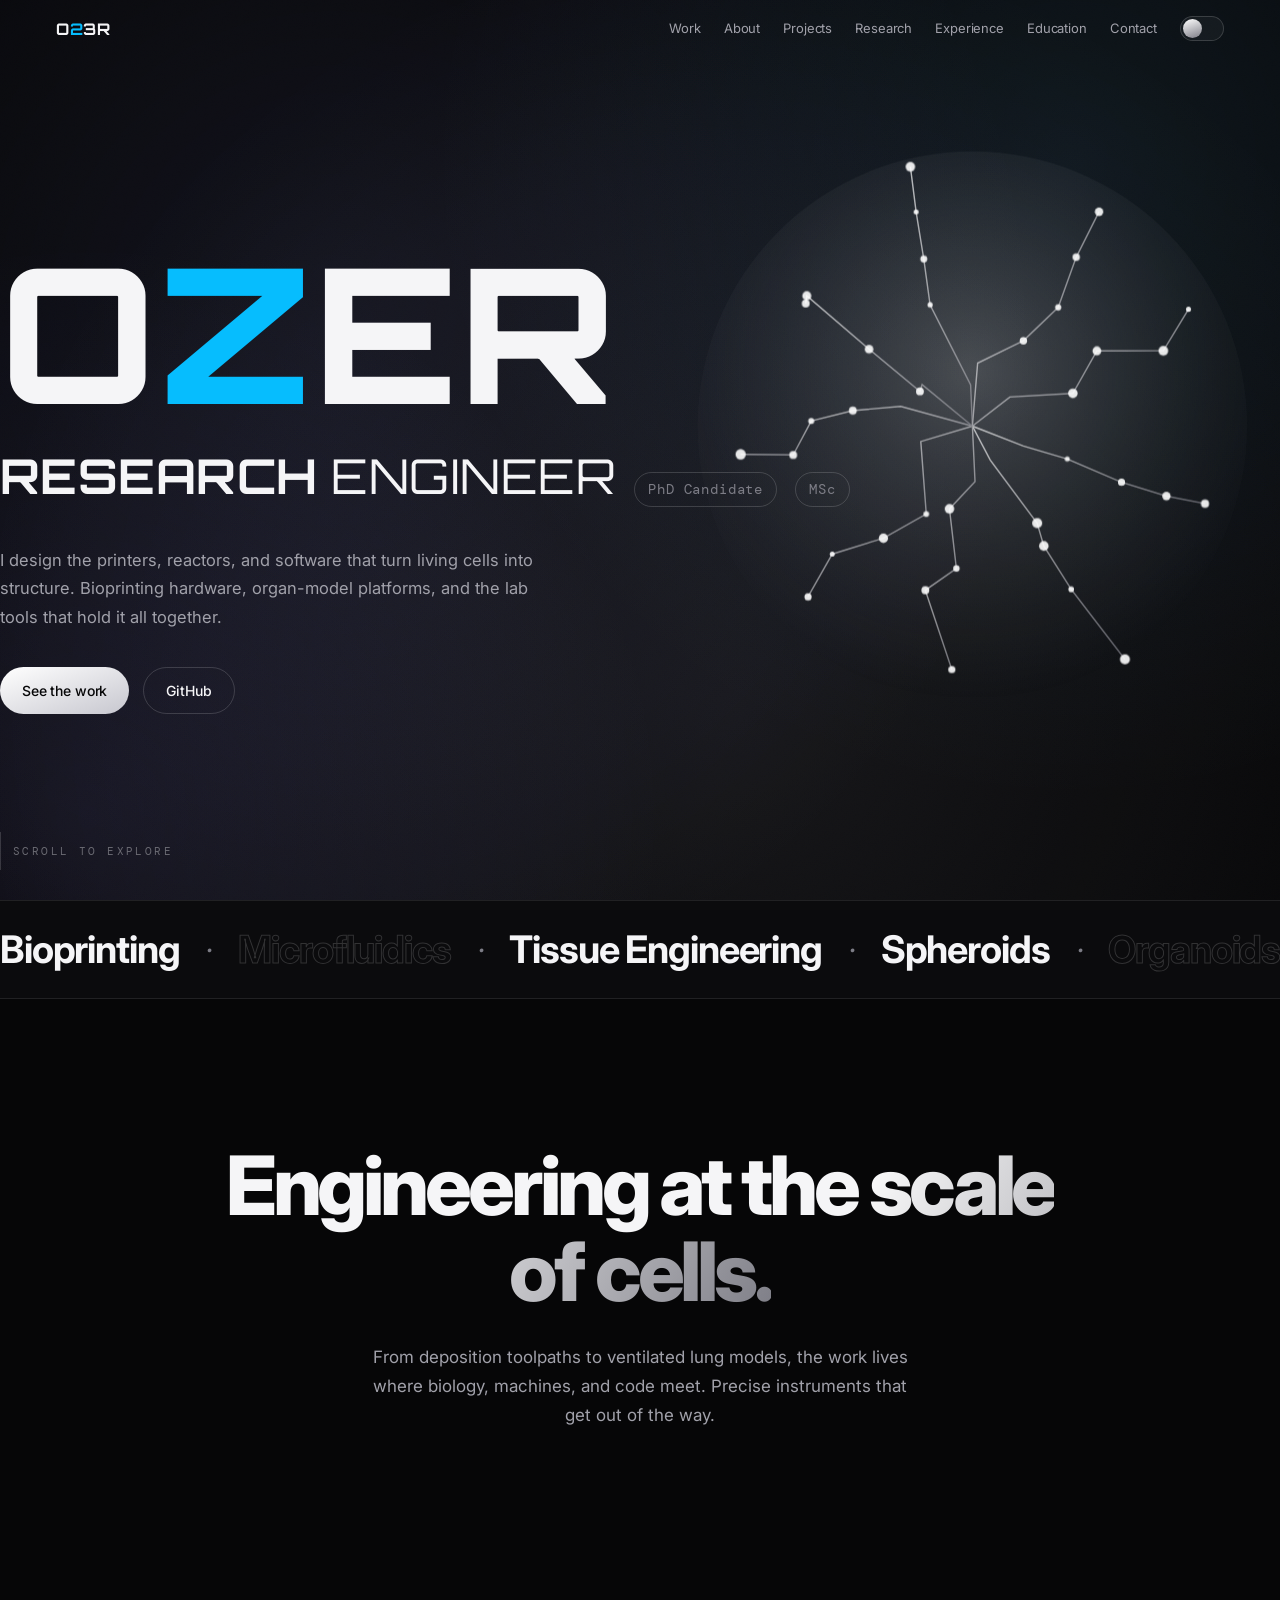
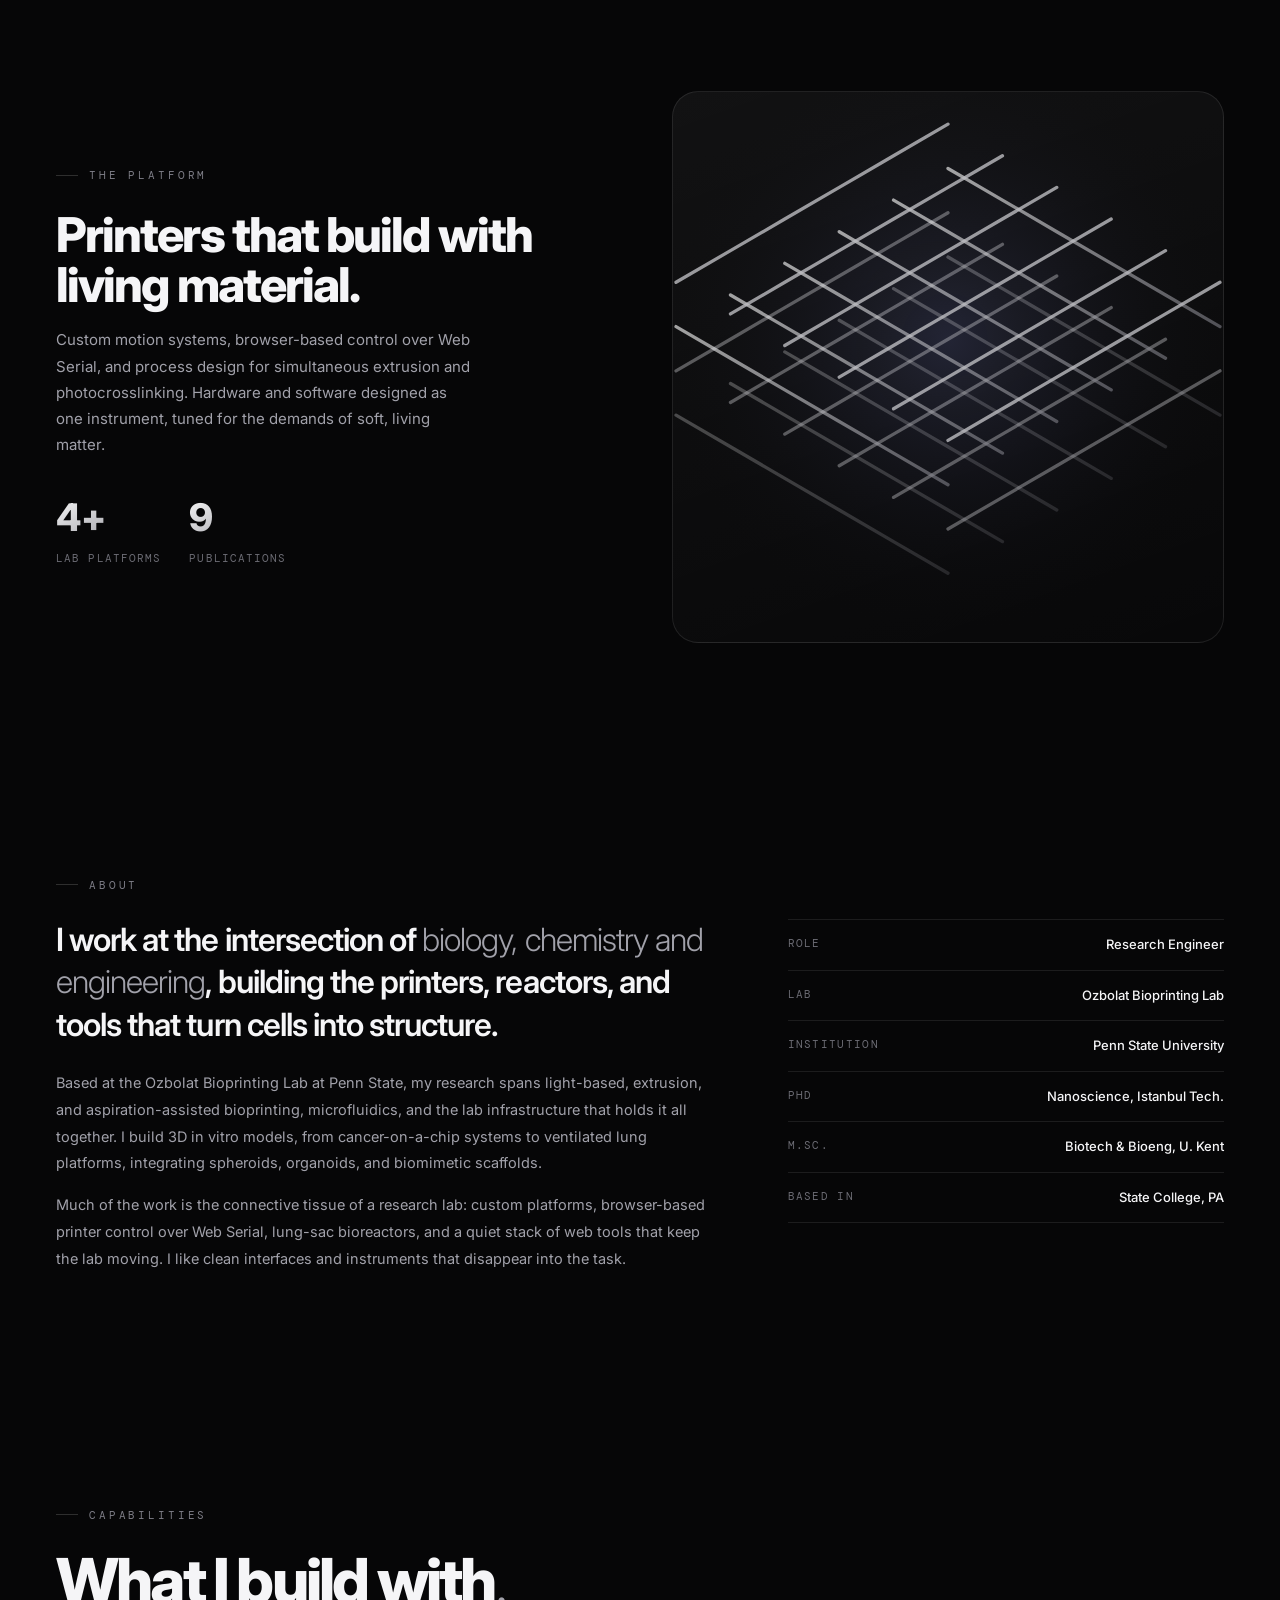
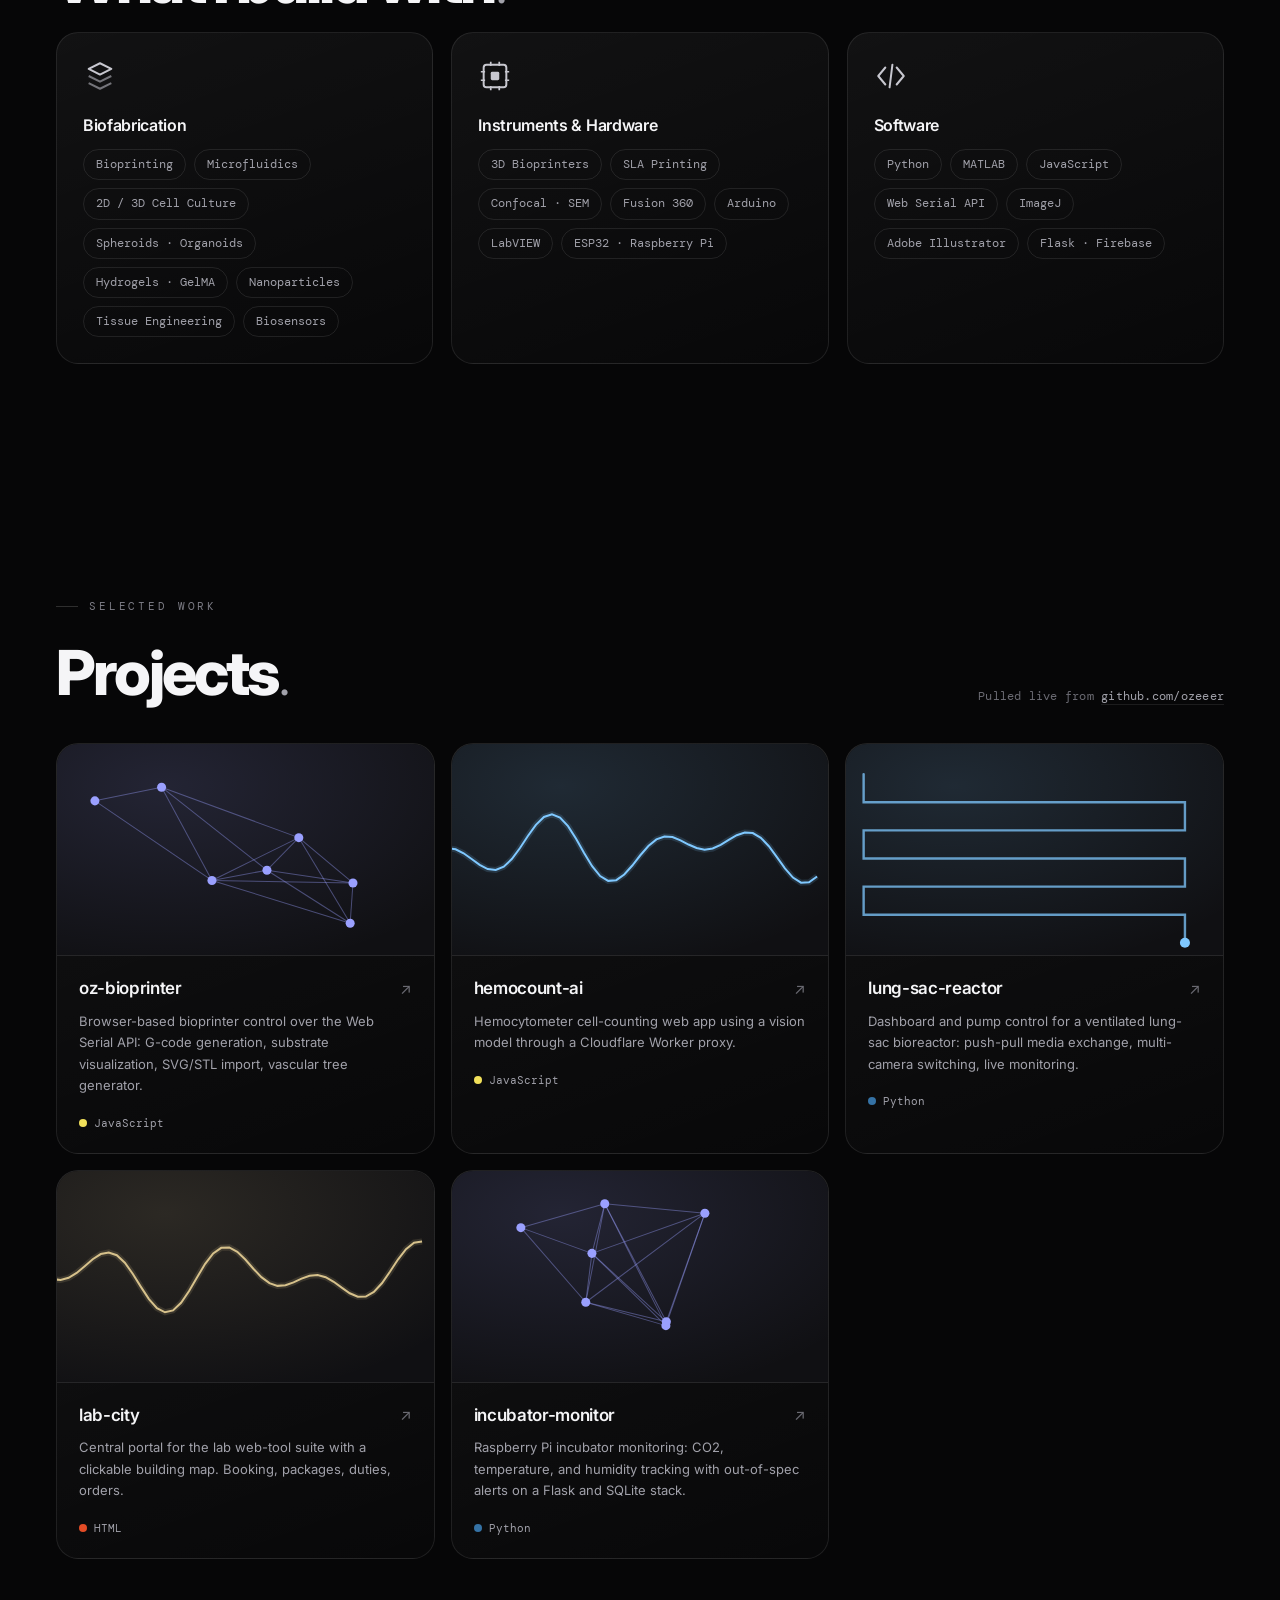
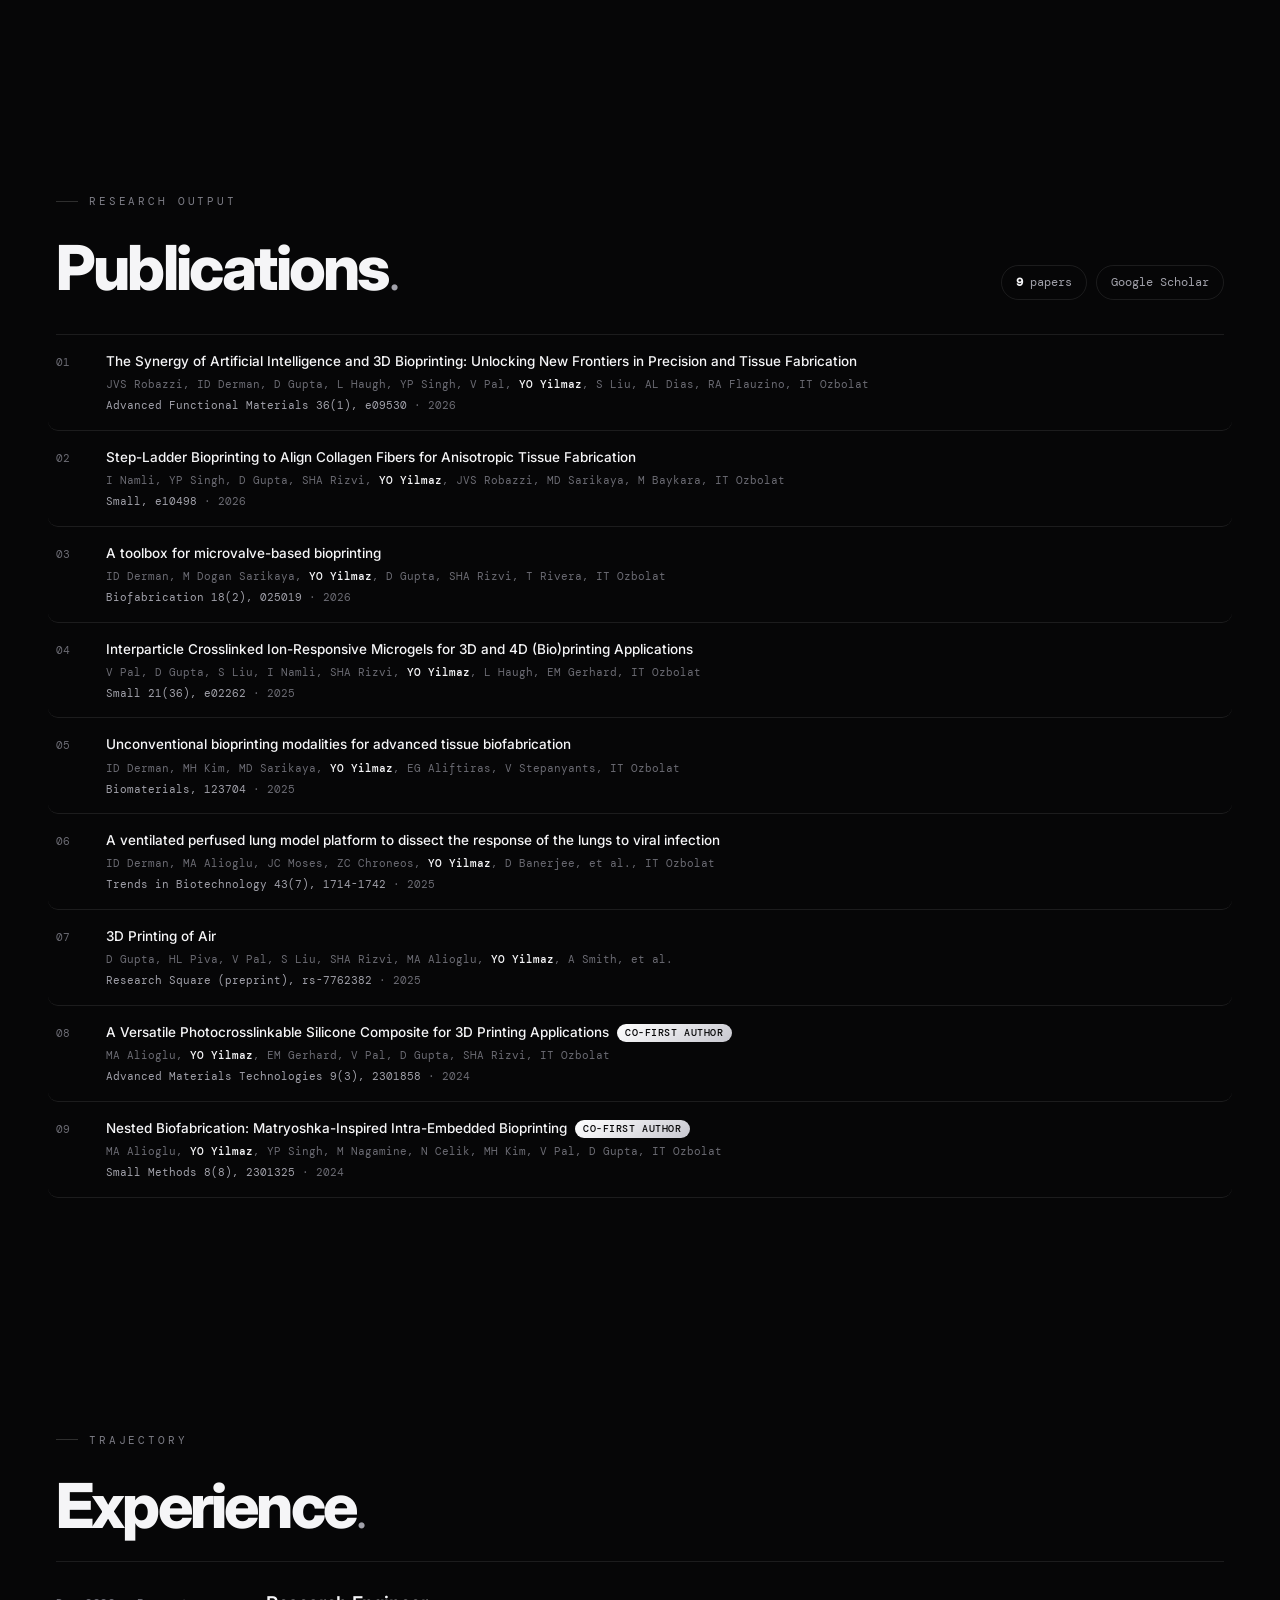
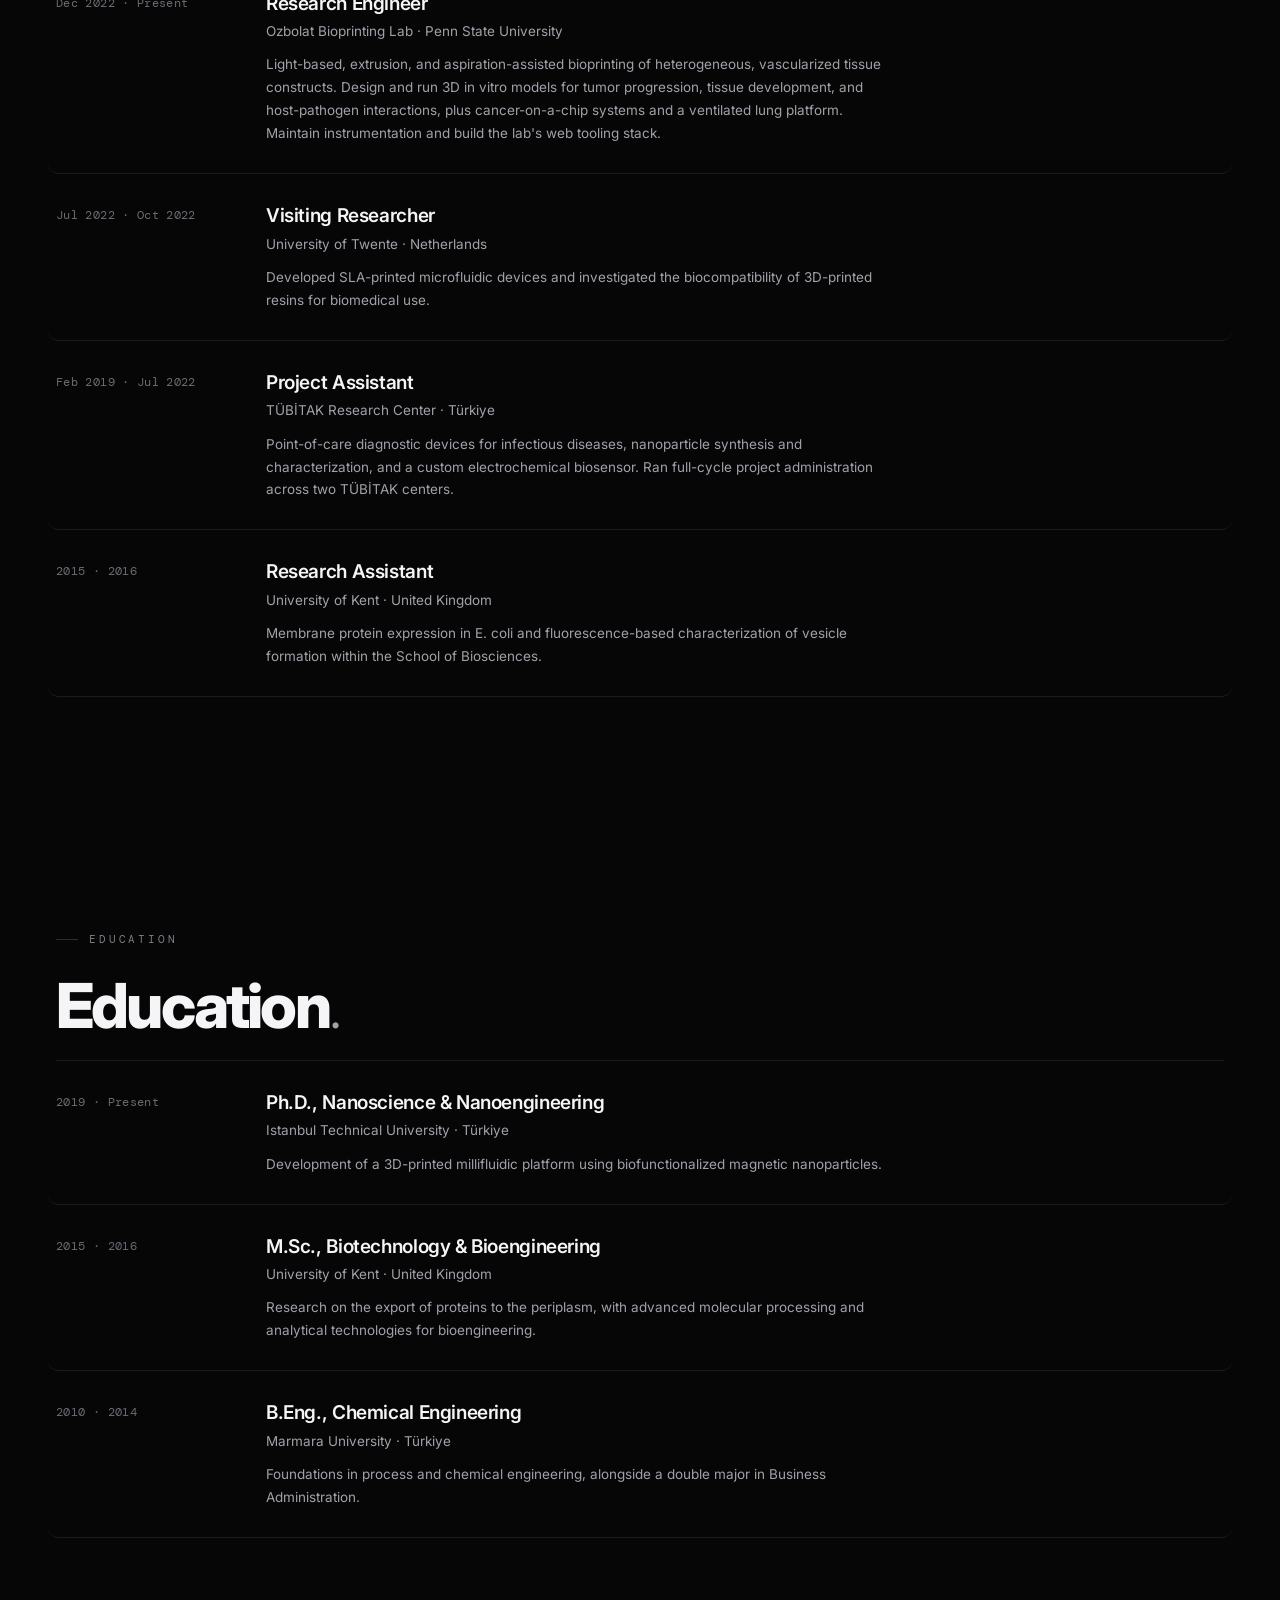
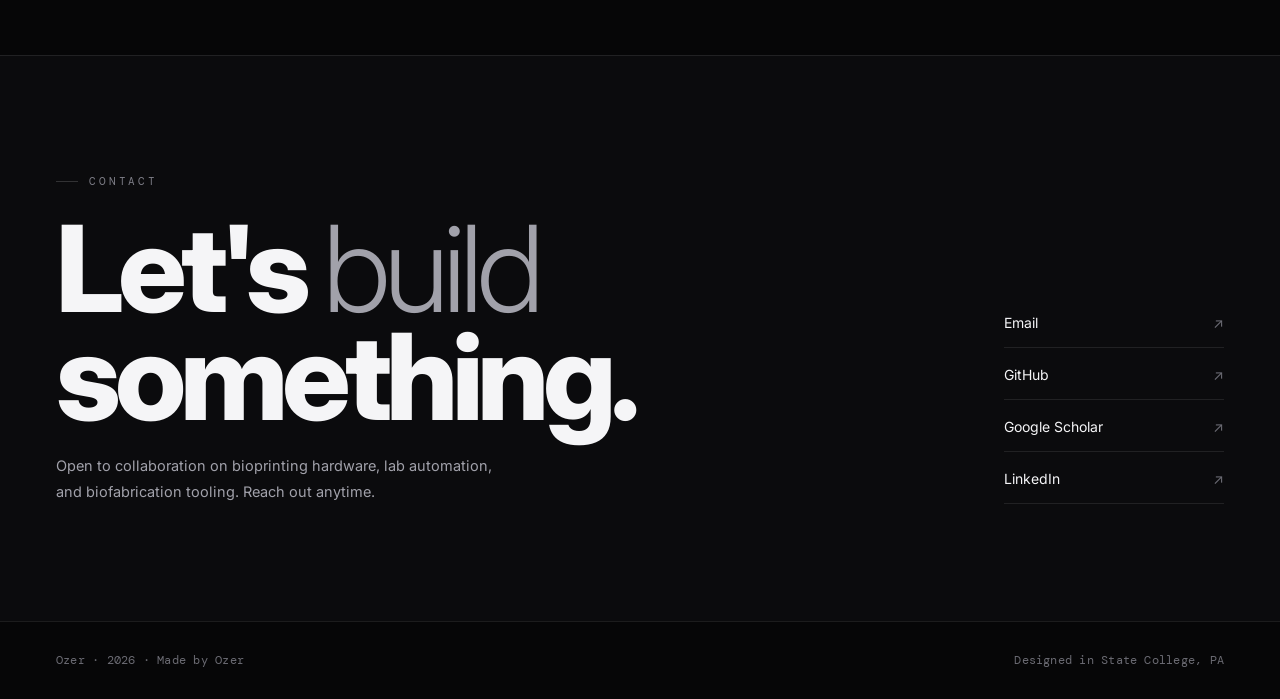
<file: home.html>
<!DOCTYPE html>
<html lang="en" data-theme="dark">
<head>
<meta charset="UTF-8">
<meta name="viewport" content="width=device-width, initial-scale=1.0">

<title>O23R</title>
<meta name="description" content="Ozer Yilmaz (o23r), Research Engineer and PhD candidate. I design the printers, reactors, and software that turn living cells into structure.">
<link rel="canonical" href="https://o23r.com/">

<!-- favicon -->
<link rel="icon" href="/favicon.ico" sizes="any">
<link rel="icon" href="/favicon-96.png" sizes="96x96" type="image/png">
<link rel="icon" href="/favicon-192.png" sizes="192x192" type="image/png">
<link rel="apple-touch-icon" href="/apple-touch-icon.png">

<!-- social preview -->
<meta property="og:title" content="O23R · Ozer Yilmaz · Research Engineer">
<meta property="og:description" content="I design the printers, reactors, and software that turn living cells into structure.">
<meta property="og:url" content="https://o23r.com/">
<meta property="og:type" content="website">
<meta property="og:site_name" content="O23R">
<meta name="twitter:card" content="summary">

<!-- site name for search results -->
<script type="application/ld+json">
{
  "@context": "https://schema.org",
  "@type": "WebSite",
  "name": "O23R",
  "alternateName": "Ozer Yilmaz",
  "url": "https://o23r.com/"
}
</script>

<link rel="preconnect" href="https://fonts.googleapis.com">
<link rel="preconnect" href="https://fonts.gstatic.com" crossorigin>
<link href="https://fonts.googleapis.com/css2?family=DM+Mono:wght@300;400;500&family=Inter:wght@300;400;500;600;700;800;900&family=Orbitron:wght@400;700;800;900&display=swap" rel="stylesheet">
<style>
:root{
  --bg:#060607;
  --bg-2:#0b0b0d;
  --bg-3:#101013;
  --surface:rgba(255,255,255,.025);
  --surface-2:rgba(255,255,255,.04);
  --line:rgba(255,255,255,.09);
  --line-2:rgba(255,255,255,.16);
  --text:#f5f5f7;
  --muted:#a1a1aa;
  --faint:#6b6b73;
  --silver-1:#ffffff;
  --silver-2:#c7c7cf;
  --silver-3:#7d7d86;
  --glow-a:rgba(150,160,255,.16);
  --glow-b:rgba(120,200,255,.12);
  --glow-c:rgba(255,255,255,.05);
  --accent:#06bdfe;
  --nav-bg:rgba(8,8,10,.6);
  --card-grad:linear-gradient(160deg,rgba(255,255,255,.05),rgba(255,255,255,.01));
}
[data-theme="light"]{
  --bg:#fbfbfd;
  --bg-2:#f2f2f5;
  --bg-3:#ececef;
  --surface:rgba(0,0,0,.02);
  --surface-2:rgba(0,0,0,.035);
  --line:rgba(0,0,0,.10);
  --line-2:rgba(0,0,0,.16);
  --text:#0a0a0c;
  --muted:#55555e;
  --faint:#8a8a92;
  --silver-1:#0a0a0c;
  --silver-2:#3a3a42;
  --silver-3:#76767e;
  --glow-a:rgba(120,140,255,.14);
  --glow-b:rgba(80,180,255,.10);
  --glow-c:rgba(0,0,0,.03);
  --accent:#0a9fe0;
  --nav-bg:rgba(251,251,253,.66);
  --card-grad:linear-gradient(160deg,rgba(0,0,0,.04),rgba(0,0,0,.01));
}
*{box-sizing:border-box;margin:0;padding:0}
html{scroll-behavior:smooth;-webkit-text-size-adjust:100%}
body{
  background:var(--bg);color:var(--text);
  font-family:"Inter",-apple-system,BlinkMacSystemFont,"SF Pro Display",system-ui,sans-serif;
  line-height:1.5;-webkit-font-smoothing:antialiased;overflow-x:hidden;
  transition:background .6s ease,color .6s ease;
}
.mono{font-family:"DM Mono",ui-monospace,Menlo,monospace}
h1,h2,h3{font-family:"Inter",-apple-system,system-ui,sans-serif;font-weight:700;letter-spacing:-.03em;line-height:1.04}
a{color:inherit}

/* atmosphere */
#mesh{position:fixed;inset:0;z-index:0;pointer-events:none;opacity:.9;filter:saturate(115%)}
.grain{position:fixed;inset:0;z-index:1;pointer-events:none;opacity:.035;mix-blend-mode:overlay;
  background-image:url("data:image/svg+xml,%3Csvg xmlns='http://www.w3.org/2000/svg' width='160' height='160'%3E%3Cfilter id='n'%3E%3CfeTurbulence type='fractalNoise' baseFrequency='.9' numOctaves='2'/%3E%3C/filter%3E%3Crect width='100%25' height='100%25' filter='url(%23n)'/%3E%3C/svg%3E")}

/* nav */
nav{position:fixed;top:0;left:0;right:0;z-index:100;display:flex;align-items:center;justify-content:space-between;
  padding:16px clamp(18px,5vw,56px);transition:background .45s,border-color .45s,backdrop-filter .45s;border-bottom:1px solid transparent}
nav.scrolled{background:var(--nav-bg);backdrop-filter:blur(22px) saturate(180%);-webkit-backdrop-filter:blur(22px) saturate(180%);border-bottom:1px solid var(--line)}
.brand{font-family:"Orbitron",-apple-system,system-ui,sans-serif;font-weight:700;font-size:16px;letter-spacing:.04em;text-transform:uppercase}
.brand .wm-accent{color:var(--accent)}
.nav-links{display:flex;gap:clamp(12px,1.8vw,26px);align-items:center}
.nav-links a{color:var(--muted);text-decoration:none;font-size:13px;letter-spacing:-.01em;transition:color .25s;position:relative}
.nav-links a:hover{color:var(--text)}
@media(max-width:860px){.nav-links a:not(.toggle){display:none}}
.toggle{width:44px;height:25px;border:1px solid var(--line-2);border-radius:30px;background:var(--surface-2);position:relative;cursor:pointer;flex:none}
.toggle::after{content:"";position:absolute;top:2px;left:2px;width:19px;height:19px;border-radius:50%;
  background:linear-gradient(160deg,var(--silver-1),var(--silver-3));transition:transform .4s cubic-bezier(.4,0,.2,1)}
[data-theme="light"] .toggle::after{transform:translateX(19px)}

.wrap{position:relative;z-index:3}
section{padding:clamp(80px,13vh,170px) clamp(18px,5vw,56px);position:relative}
.eyebrow{font-family:"DM Mono",monospace;font-size:11px;letter-spacing:.26em;text-transform:uppercase;color:var(--silver-3);
  display:flex;align-items:center;gap:11px;margin-bottom:26px}
.eyebrow::before{content:"";width:22px;height:1px;background:var(--line-2)}
.sec-title{font-size:clamp(32px,5.6vw,62px);font-weight:800;letter-spacing:-.045em}
.sec-title .light{font-weight:300;color:var(--muted)}

/* ---------- hero ---------- */
.hero{min-height:100svh;display:grid;grid-template-rows:1fr auto;padding-top:120px;position:relative;overflow:hidden}
.hero-core{display:flex;flex-direction:column;justify-content:center;position:relative;z-index:4}
.hero-eyebrow{font-family:"DM Mono",monospace;font-size:12px;letter-spacing:.28em;text-transform:uppercase;color:var(--silver-3);margin-bottom:24px;opacity:0;animation:fade .9s .1s forwards}
.wordmark{font-family:"Orbitron",-apple-system,system-ui,sans-serif;font-weight:800;text-transform:uppercase;
  font-size:clamp(58px,15vw,188px);line-height:1;letter-spacing:.01em;color:var(--text);
  opacity:0;animation:rise 1.1s .2s cubic-bezier(.2,.7,.2,1) forwards;transform:translateY(34px)}
.wordmark .wm-accent{color:var(--accent)}
.role-line{display:flex;align-items:baseline;gap:18px;flex-wrap:wrap;margin-top:14px;opacity:0;animation:rise 1.1s .38s cubic-bezier(.2,.7,.2,1) forwards;transform:translateY(28px)}
.role-line .role{font-family:"Orbitron",-apple-system,system-ui,sans-serif;font-weight:400;text-transform:uppercase;font-size:clamp(22px,4.4vw,48px);letter-spacing:.01em;color:var(--text)}
.role-line .role b{font-weight:700}
.role-line .deg{font-family:"DM Mono",monospace;font-size:clamp(11px,1.4vw,14px);letter-spacing:.06em;color:var(--silver-3);
  border:1px solid var(--line-2);border-radius:30px;padding:6px 13px;white-space:nowrap}
.hero-sub{margin-top:34px;max-width:540px;color:var(--muted);font-size:clamp(14px,1.5vw,16.5px);line-height:1.7;font-weight:400;
  opacity:0;animation:rise 1s .54s forwards;transform:translateY(20px)}
.hero-cta{display:flex;gap:14px;margin-top:36px;flex-wrap:wrap;opacity:0;animation:rise 1s .68s forwards;transform:translateY(20px)}
.btn{display:inline-flex;align-items:center;gap:9px;text-decoration:none;font-size:14px;font-weight:500;letter-spacing:-.01em;
  padding:12px 22px;border-radius:30px;transition:transform .25s,background .25s,border-color .25s}
.btn-primary{background:linear-gradient(160deg,var(--silver-1),var(--silver-2));color:var(--bg)}
.btn-primary:hover{transform:translateY(-2px)}
.btn-ghost{border:1px solid var(--line-2);color:var(--text)}
.btn-ghost:hover{border-color:var(--text);transform:translateY(-2px)}
.hero-visual{position:absolute;right:-4vw;top:50%;transform:translateY(-50%);width:min(56vw,760px);z-index:2;
  opacity:0;animation:fade 1.6s .5s forwards;pointer-events:none}
@media(max-width:980px){.hero-visual{opacity:.3;right:-22vw;width:120vw}}
.scroll-cue{display:flex;align-items:center;gap:12px;padding-bottom:30px;font-family:"DM Mono",monospace;font-size:11px;letter-spacing:.22em;
  text-transform:uppercase;color:var(--faint);z-index:4;opacity:0;animation:fade 1s 1s forwards}
.scroll-cue .track{width:1px;height:38px;background:var(--line-2);position:relative;overflow:hidden}
.scroll-cue .track::after{content:"";position:absolute;left:0;top:-38px;width:100%;height:38px;background:var(--silver-2);animation:drop 2.1s infinite}
@keyframes drop{0%{top:-38px}55%,100%{top:38px}}
@keyframes fade{to{opacity:1}}
@keyframes rise{to{opacity:1;transform:none}}

/* ---------- marquee ---------- */
.marquee{border-top:1px solid var(--line);border-bottom:1px solid var(--line);overflow:hidden;background:var(--bg-2);position:relative;z-index:3}
.marquee-track{display:flex;white-space:nowrap;animation:scroll-x 42s linear infinite}
.marquee:hover .marquee-track{animation-play-state:paused}
.marquee-track span{font-weight:700;font-size:clamp(20px,3.6vw,38px);letter-spacing:-.03em;padding:20px 0;display:inline-flex;align-items:center}
.marquee-track .sep{color:var(--silver-3);margin:0 26px;font-weight:300}
.marquee-track .ghost{color:transparent;-webkit-text-stroke:1px var(--line-2)}
@keyframes scroll-x{to{transform:translateX(-50%)}}

/* ---------- statement (apple pinned) ---------- */
.statement{padding-block:clamp(90px,16vh,200px);text-align:center;position:relative;z-index:3}
.statement h2{font-size:clamp(30px,6.4vw,84px);font-weight:800;letter-spacing:-.05em;max-width:16ch;margin:0 auto;line-height:1.05}
.statement h2 .grad{background:linear-gradient(120deg,var(--silver-1),var(--silver-3));-webkit-background-clip:text;background-clip:text;color:transparent}
.statement p{color:var(--muted);max-width:50ch;margin:28px auto 0;font-size:clamp(14px,1.6vw,17px);line-height:1.7}

/* ---------- showcase / big visual ---------- */
.showcase{display:grid;grid-template-columns:1fr 1fr;gap:clamp(28px,5vw,72px);align-items:center}
@media(max-width:900px){.showcase{grid-template-columns:1fr}}
.showcase-copy h2{font-size:clamp(28px,4vw,48px);font-weight:800;letter-spacing:-.04em;margin-bottom:18px}
.showcase-copy p{color:var(--muted);font-size:15px;line-height:1.75;max-width:46ch}
.showcase-copy .mini{display:flex;gap:28px;margin-top:30px;flex-wrap:wrap}
.showcase-copy .mini div{display:flex;flex-direction:column}
.showcase-copy .mini .num{font-size:clamp(26px,3vw,38px);font-weight:800;letter-spacing:-.03em;
  background:linear-gradient(150deg,var(--silver-1),var(--silver-3));-webkit-background-clip:text;background-clip:text;color:transparent}
.showcase-copy .mini .lbl{font-family:"DM Mono",monospace;font-size:11px;letter-spacing:.1em;text-transform:uppercase;color:var(--faint);margin-top:4px}
.showcase-art{border:1px solid var(--line);border-radius:26px;background:var(--card-grad);overflow:hidden;position:relative;aspect-ratio:1/1;display:grid;place-items:center}
.showcase-art svg{width:100%;height:100%}

/* ---------- about me ---------- */
.about-grid{display:grid;grid-template-columns:1.5fr 1fr;gap:clamp(30px,6vw,84px);align-items:start}
@media(max-width:860px){.about-grid{grid-template-columns:1fr}}
.about-lead{font-size:clamp(21px,2.7vw,32px);font-weight:600;letter-spacing:-.03em;line-height:1.32}
.about-lead em{font-weight:300;font-style:normal;color:var(--muted)}
.about-body{color:var(--muted);font-size:14.5px;line-height:1.85;margin-top:24px}
.about-body p+p{margin-top:15px}
.facts{border-top:1px solid var(--line)}
.fact{display:flex;justify-content:space-between;gap:16px;padding:15px 0;border-bottom:1px solid var(--line);font-size:13px}
.fact .k{font-family:"DM Mono",monospace;color:var(--faint);text-transform:uppercase;letter-spacing:.12em;font-size:11px}
.fact .v{color:var(--text);text-align:right;font-weight:500}

/* ---------- skills ---------- */
.skill-cols{display:grid;grid-template-columns:repeat(3,1fr);gap:18px;margin-top:18px}
@media(max-width:860px){.skill-cols{grid-template-columns:1fr}}
.skill-card{border:1px solid var(--line);border-radius:22px;padding:26px;background:var(--card-grad);transition:border-color .35s,transform .35s;position:relative;overflow:hidden}
.skill-card:hover{border-color:var(--line-2);transform:translateY(-4px)}
.skill-card .ic{width:34px;height:34px;margin-bottom:18px;color:var(--silver-2)}
.skill-card h3{font-size:16px;font-weight:600;letter-spacing:-.02em;margin-bottom:16px}
.chips{display:flex;flex-wrap:wrap;gap:8px}
.chip{font-family:"DM Mono",monospace;font-size:11.5px;color:var(--muted);border:1px solid var(--line);border-radius:30px;padding:6px 12px;transition:color .25s,border-color .25s}
.chip:hover{color:var(--text);border-color:var(--line-2)}

/* ---------- projects ---------- */
.proj-head{display:flex;justify-content:space-between;align-items:flex-end;flex-wrap:wrap;gap:14px}
.proj-head .src{font-family:"DM Mono",monospace;font-size:11.5px;color:var(--faint);letter-spacing:.02em}
.proj-head .src a{color:var(--muted);text-decoration:none;border-bottom:1px solid var(--line)}
.proj-grid{display:grid;grid-template-columns:repeat(auto-fill,minmax(300px,1fr));gap:16px;margin-top:38px}
.proj{border:1px solid var(--line);border-radius:22px;background:var(--card-grad);text-decoration:none;color:inherit;
  display:flex;flex-direction:column;overflow:hidden;transition:border-color .35s,transform .35s;position:relative}
.proj:hover{border-color:var(--line-2);transform:translateY(-5px)}
.proj-thumb{aspect-ratio:16/9;width:100%;background:var(--bg-3);position:relative;overflow:hidden;border-bottom:1px solid var(--line)}
.proj-thumb svg{position:absolute;inset:0;width:100%;height:100%;transition:transform .6s cubic-bezier(.2,.7,.2,1)}
.proj:hover .proj-thumb svg{transform:scale(1.06)}
.proj-body{padding:20px 22px 22px}
.proj-top{display:flex;justify-content:space-between;align-items:center;gap:10px;margin-bottom:9px}
.proj-name{font-size:17px;font-weight:600;letter-spacing:-.02em}
.proj-arrow{color:var(--faint);font-size:15px;transition:transform .3s,color .3s}
.proj:hover .proj-arrow{transform:translate(3px,-3px);color:var(--text)}
.proj-desc{color:var(--muted);font-size:13px;line-height:1.65}
.proj-foot{display:flex;align-items:center;gap:16px;margin-top:18px;font-family:"DM Mono",monospace;font-size:11px;color:var(--faint)}
.proj-foot .lang{display:flex;align-items:center;gap:7px;color:var(--muted)}
.dot-lang{width:8px;height:8px;border-radius:50%}
.skel{border:1px solid var(--line);border-radius:22px;height:260px;background:linear-gradient(100deg,var(--surface) 30%,var(--surface-2) 50%,var(--surface) 70%);background-size:200% 100%;animation:shimmer 1.5s infinite}
@keyframes shimmer{to{background-position:-200% 0}}

/* ---------- publications ---------- */
.pub-head{display:flex;justify-content:space-between;align-items:flex-end;flex-wrap:wrap;gap:14px}
.pub-stats{display:flex;gap:9px;flex-wrap:wrap}
.pub-stat{font-family:"DM Mono",monospace;border:1px solid var(--line);border-radius:30px;padding:8px 14px;font-size:11.5px;color:var(--muted)}
.pub-stat b{color:var(--text);font-weight:600}
.pub-list{margin-top:34px;border-top:1px solid var(--line)}
.pub{display:grid;grid-template-columns:34px 1fr;gap:16px;padding:16px 8px;margin:0 -8px;border-bottom:1px solid var(--line);align-items:start;transition:background .25s;border-radius:10px}
.pub:hover{background:var(--surface)}
.pub-idx{font-family:"DM Mono",monospace;font-size:11px;color:var(--faint);padding-top:3px}
.pub-main .pt{font-size:13.5px;line-height:1.5;color:var(--text);font-weight:500}
.pub-main .pt a{text-decoration:none;border-bottom:1px solid transparent;transition:border-color .25s}
.pub-main .pt a:hover{border-color:var(--line-2)}
.first-tag{display:inline-block;margin-left:8px;font-family:"DM Mono",monospace;font-size:9.5px;letter-spacing:.06em;text-transform:uppercase;color:var(--bg);background:linear-gradient(150deg,var(--silver-1),var(--silver-2));border-radius:20px;padding:2px 8px;vertical-align:middle;white-space:nowrap}
.pub-authors{font-family:"DM Mono",monospace;font-size:11px;color:var(--faint);line-height:1.55;margin-top:5px}
.pub-authors .me{color:var(--text);font-weight:500}
.pub-venue{font-family:"DM Mono",monospace;font-size:11px;color:var(--muted);margin-top:4px}
.pub-venue .yr{color:var(--faint)}
.cite-badge{display:inline-flex;align-items:baseline;gap:5px;border:1px solid var(--line);border-radius:30px;padding:4px 11px;font-family:"DM Mono",monospace;font-size:10.5px;color:var(--muted);white-space:nowrap}
.cite-badge b{color:var(--text);font-weight:600;font-size:12px}
@media(max-width:680px){.pub{grid-template-columns:24px 1fr}}

/* ---------- experience ---------- */
.exp-list{margin-top:22px;border-top:1px solid var(--line)}
.exp{display:grid;grid-template-columns:180px 1fr;gap:30px;padding:28px 8px;margin:0 -8px;border-bottom:1px solid var(--line);transition:background .25s;border-radius:10px}
.exp:hover{background:var(--surface)}
.exp .when{font-family:"DM Mono",monospace;font-size:12px;color:var(--faint);letter-spacing:.03em;padding-top:4px}
.exp .role-t{font-size:19px;font-weight:600;letter-spacing:-.02em}
.exp .org{font-size:13.5px;color:var(--muted);margin-top:3px}
.exp .exp-desc{font-size:13.5px;color:var(--muted);line-height:1.7;margin-top:12px;max-width:620px}
@media(max-width:680px){.exp{grid-template-columns:1fr;gap:8px}}

/* ---------- contact ---------- */
.contact{border-top:1px solid var(--line);background:var(--bg-2);position:relative;z-index:3}
.contact-inner{display:grid;grid-template-columns:1fr auto;gap:44px;align-items:end}
@media(max-width:860px){.contact-inner{grid-template-columns:1fr}}
.contact h2{font-size:clamp(40px,9.5vw,120px);font-weight:800;letter-spacing:-.05em;line-height:.9}
.contact h2 .light{font-weight:300;color:var(--muted)}
.contact-sub{color:var(--muted);font-size:14.5px;margin-top:22px;max-width:440px;line-height:1.75}
.contact-links{display:flex;flex-direction:column;gap:2px;min-width:220px}
.contact-links a{display:flex;justify-content:space-between;gap:20px;text-decoration:none;color:var(--text);font-size:14px;
  padding:14px 0;border-bottom:1px solid var(--line);transition:padding-left .3s,color .3s}
.contact-links a:hover{padding-left:8px}
.contact-links a span{color:var(--faint);transition:transform .3s}
.contact-links a:hover span{transform:translateX(4px)}
footer{padding:30px clamp(18px,5vw,56px);border-top:1px solid var(--line);display:flex;justify-content:space-between;
  flex-wrap:wrap;gap:12px;font-family:"DM Mono",monospace;font-size:11.5px;color:var(--faint);letter-spacing:.02em;position:relative;z-index:3}

.reveal{opacity:0;transform:translateY(40px);transition:opacity 1s cubic-bezier(.2,.7,.2,1),transform 1s cubic-bezier(.2,.7,.2,1)}
.reveal.in{opacity:1;transform:none}
.stagger>*{opacity:0;transform:translateY(28px);transition:opacity .8s cubic-bezier(.2,.7,.2,1),transform .8s cubic-bezier(.2,.7,.2,1)}
.stagger.in>*{opacity:1;transform:none}
.stagger.in>*:nth-child(2){transition-delay:.08s}
.stagger.in>*:nth-child(3){transition-delay:.16s}
.stagger.in>*:nth-child(4){transition-delay:.24s}

@media(prefers-reduced-motion:reduce){
  *{animation:none!important;transition:none!important}
  .reveal,.stagger>*{opacity:1;transform:none}
  .hero-eyebrow,.wordmark,.role-line,.hero-sub,.hero-cta,.hero-visual,.scroll-cue{opacity:1;transform:none}
}
::selection{background:var(--silver-2);color:var(--bg)}
</style>
</head>
<body>
<canvas id="mesh"></canvas>
<div class="grain"></div>

<nav id="nav">
  <div class="brand">O<span class="wm-accent">2</span>3R</div>
  <div class="nav-links">
    <a href="#work">Work</a>
    <a href="#about">About</a>
    <a href="#projects">Projects</a>
    <a href="#publications">Research</a>
    <a href="#experience">Experience</a>
    <a href="#education">Education</a>
    <a href="#contact">Contact</a>
    <div class="toggle" id="toggle" role="button" aria-label="Toggle theme" tabindex="0"></div>
  </div>
</nav>

<div class="wrap">

<!-- HERO -->
<header class="hero" id="top">
  <svg class="hero-visual" viewBox="0 0 600 600" fill="none" aria-hidden="true">
    <defs>
      <radialGradient id="hg" cx="50%" cy="40%" r="60%">
        <stop offset="0%" stop-color="var(--silver-1)" stop-opacity=".9"/>
        <stop offset="100%" stop-color="var(--silver-3)" stop-opacity="0"/>
      </radialGradient>
      <linearGradient id="hl" x1="0" y1="0" x2="1" y2="1">
        <stop offset="0%" stop-color="var(--silver-1)"/><stop offset="100%" stop-color="var(--silver-3)"/>
      </linearGradient>
    </defs>
    <g id="vasc" stroke="url(#hl)" stroke-width="1.2" opacity=".7" fill="none"></g>
    <circle cx="300" cy="280" r="230" fill="url(#hg)" opacity=".25"/>
    <g id="nodes" fill="var(--silver-1)"></g>
  </svg>
  <div class="hero-core">
    <div class="wordmark">O<span class="wm-accent">z</span>er</div>
    <div class="role-line">
      <div class="role"><b>Research</b> Engineer</div>
      <div class="deg">PhD Candidate</div>
      <div class="deg">MSc</div>
    </div>
    <p class="hero-sub">I design the printers, reactors, and software that turn living cells into structure. Bioprinting hardware, organ-model platforms, and the lab tools that hold it all together.</p>
    <div class="hero-cta">
      <a class="btn btn-primary" href="#work">See the work</a>
      <a class="btn btn-ghost" href="https://github.com/ozeeer" target="_blank" rel="noopener">GitHub</a>
    </div>
  </div>
  <div class="scroll-cue"><span class="track"></span> Scroll to explore</div>
</header>

<!-- MARQUEE -->
<div class="marquee">
  <div class="marquee-track" id="marquee">
    <span>Bioprinting<i class="sep">·</i><b class="ghost">Microfluidics</b><i class="sep">·</i>Tissue Engineering<i class="sep">·</i>Spheroids<i class="sep">·</i><b class="ghost">Organoids</b><i class="sep">·</i>Cancer-on-a-Chip<i class="sep">·</i>Nanoparticles<i class="sep">·</i>Biosensors<i class="sep">·</i><b class="ghost">Bioreactors</b><i class="sep">·</i></span>
  </div>
</div>

<!-- STATEMENT -->
<section class="statement reveal">
  <h2>Engineering at the <span class="grad">scale of cells.</span></h2>
  <p>From deposition toolpaths to ventilated lung models, the work lives where biology, machines, and code meet. Precise instruments that get out of the way.</p>
</section>

<!-- SHOWCASE / WORK -->
<section id="work" class="reveal">
  <div class="showcase">
    <div class="showcase-copy">
      <div class="eyebrow">The platform</div>
      <h2>Printers that build with living material.</h2>
      <p>Custom motion systems, browser-based control over Web Serial, and process design for simultaneous extrusion and photocrosslinking. Hardware and software designed as one instrument, tuned for the demands of soft, living matter.</p>
      <div class="mini">
        <div><span class="num">4+</span><span class="lbl">Lab platforms</span></div>
        <div><span class="num">9</span><span class="lbl">Publications</span></div>
      </div>
    </div>
    <div class="showcase-art" id="scaffold-art"></div>
  </div>
</section>

<!-- ABOUT -->
<section id="about" class="reveal">
  <div class="eyebrow">About</div>
  <div class="about-grid">
    <div>
      <p class="about-lead">I work at the intersection of <em>biology, chemistry and engineering</em>, building the printers, reactors, and tools that turn cells into structure.</p>
      <div class="about-body">
        <p>Based at the Ozbolat Bioprinting Lab at Penn State, my research spans light-based, extrusion, and aspiration-assisted bioprinting, microfluidics, and the lab infrastructure that holds it all together. I build 3D in vitro models, from cancer-on-a-chip systems to ventilated lung platforms, integrating spheroids, organoids, and biomimetic scaffolds.</p>
        <p>Much of the work is the connective tissue of a research lab: custom platforms, browser-based printer control over Web Serial, lung-sac bioreactors, and a quiet stack of web tools that keep the lab moving. I like clean interfaces and instruments that disappear into the task.</p>
      </div>
    </div>
    <div class="facts">
      <div class="fact"><span class="k">Role</span><span class="v">Research Engineer</span></div>
      <div class="fact"><span class="k">Lab</span><span class="v">Ozbolat Bioprinting Lab</span></div>
      <div class="fact"><span class="k">Institution</span><span class="v">Penn State University</span></div>
      <div class="fact"><span class="k">PhD</span><span class="v">Nanoscience, Istanbul Tech.</span></div>
      <div class="fact"><span class="k">M.Sc.</span><span class="v">Biotech & Bioeng, U. Kent</span></div>
      <div class="fact"><span class="k">Based in</span><span class="v">State College, PA</span></div>
    </div>
  </div>
</section>

<!-- SKILLS -->
<section id="skills" class="reveal">
  <div class="eyebrow">Capabilities</div>
  <h2 class="sec-title">What I build with<span class="light">.</span></h2>
  <div class="skill-cols stagger">
    <div class="skill-card">
      <svg class="ic" viewBox="0 0 24 24" fill="none"><path d="M4 7l8-4 8 4-8 4-8-4z" stroke="currentColor" stroke-width="1.4" stroke-linejoin="round"/><path d="M4 12l8 4 8-4M4 17l8 4 8-4" stroke="currentColor" stroke-width="1.4" stroke-linejoin="round" opacity=".55"/></svg>
      <h3>Biofabrication</h3>
      <div class="chips">
        <span class="chip">Bioprinting</span><span class="chip">Microfluidics</span>
        <span class="chip">2D / 3D Cell Culture</span><span class="chip">Spheroids · Organoids</span>
        <span class="chip">Hydrogels · GelMA</span><span class="chip">Nanoparticles</span>
        <span class="chip">Tissue Engineering</span><span class="chip">Biosensors</span>
      </div>
    </div>
    <div class="skill-card">
      <svg class="ic" viewBox="0 0 24 24" fill="none"><rect x="4" y="4" width="16" height="16" rx="2" stroke="currentColor" stroke-width="1.4"/><path d="M9 2v3M15 2v3M9 19v3M15 19v3M2 9h3M2 15h3M19 9h3M19 15h3" stroke="currentColor" stroke-width="1.2"/><rect x="9" y="9" width="6" height="6" rx="1" fill="currentColor"/></svg>
      <h3>Instruments & Hardware</h3>
      <div class="chips">
        <span class="chip">3D Bioprinters</span><span class="chip">SLA Printing</span>
        <span class="chip">Confocal · SEM</span><span class="chip">Fusion 360</span>
        <span class="chip">Arduino</span><span class="chip">LabVIEW</span>
        <span class="chip">ESP32 · Raspberry Pi</span>
      </div>
    </div>
    <div class="skill-card">
      <svg class="ic" viewBox="0 0 24 24" fill="none"><path d="M8 6l-5 6 5 6M16 6l5 6-5 6M13 4l-2 16" stroke="currentColor" stroke-width="1.4" stroke-linecap="round" stroke-linejoin="round"/></svg>
      <h3>Software</h3>
      <div class="chips">
        <span class="chip">Python</span><span class="chip">MATLAB</span>
        <span class="chip">JavaScript</span><span class="chip">Web Serial API</span>
        <span class="chip">ImageJ</span><span class="chip">Adobe Illustrator</span>
        <span class="chip">Flask · Firebase</span>
      </div>
    </div>
  </div>
</section>

<!-- PROJECTS -->
<section id="projects" class="reveal">
  <div class="proj-head">
    <div>
      <div class="eyebrow">Selected work</div>
      <h2 class="sec-title">Projects<span class="light">.</span></h2>
    </div>
    <div class="src">Pulled live from <a href="https://github.com/ozeeer" target="_blank" rel="noopener">github.com/ozeeer</a></div>
  </div>
  <div class="proj-grid" id="proj-grid">
    <div class="skel"></div><div class="skel"></div><div class="skel"></div>
    <div class="skel"></div><div class="skel"></div><div class="skel"></div>
  </div>
</section>

<!-- PUBLICATIONS -->
<section id="publications" class="reveal">
  <div class="pub-head">
    <div>
      <div class="eyebrow">Research output</div>
      <h2 class="sec-title">Publications<span class="light">.</span></h2>
    </div>
    <div class="pub-stats">
      <div class="pub-stat"><b>9</b> papers</div>
      <div class="pub-stat">Google Scholar</div>
    </div>
  </div>
  <div class="pub-list" id="pub-list"></div>
</section>

<!-- EXPERIENCE -->
<section id="experience" class="reveal">
  <div class="eyebrow">Trajectory</div>
  <h2 class="sec-title">Experience<span class="light">.</span></h2>
  <div class="exp-list">
    <div class="exp">
      <div class="when">Dec 2022 · Present</div>
      <div>
        <div class="role-t">Research Engineer</div>
        <div class="org">Ozbolat Bioprinting Lab · Penn State University</div>
        <div class="exp-desc">Light-based, extrusion, and aspiration-assisted bioprinting of heterogeneous, vascularized tissue constructs. Design and run 3D in vitro models for tumor progression, tissue development, and host-pathogen interactions, plus cancer-on-a-chip systems and a ventilated lung platform. Maintain instrumentation and build the lab's web tooling stack.</div>
      </div>
    </div>
    <div class="exp">
      <div class="when">Jul 2022 · Oct 2022</div>
      <div>
        <div class="role-t">Visiting Researcher</div>
        <div class="org">University of Twente · Netherlands</div>
        <div class="exp-desc">Developed SLA-printed microfluidic devices and investigated the biocompatibility of 3D-printed resins for biomedical use.</div>
      </div>
    </div>
    <div class="exp">
      <div class="when">Feb 2019 · Jul 2022</div>
      <div>
        <div class="role-t">Project Assistant</div>
        <div class="org">TÜBİTAK Research Center · Türkiye</div>
        <div class="exp-desc">Point-of-care diagnostic devices for infectious diseases, nanoparticle synthesis and characterization, and a custom electrochemical biosensor. Ran full-cycle project administration across two TÜBİTAK centers.</div>
      </div>
    </div>
    <div class="exp">
      <div class="when">2015 · 2016</div>
      <div>
        <div class="role-t">Research Assistant</div>
        <div class="org">University of Kent · United Kingdom</div>
        <div class="exp-desc">Membrane protein expression in E. coli and fluorescence-based characterization of vesicle formation within the School of Biosciences.</div>
      </div>
    </div>
  </div>
</section>

<!-- EDUCATION -->
<section id="education" class="reveal">
  <div class="eyebrow">Education</div>
  <h2 class="sec-title">Education<span class="light">.</span></h2>
  <div class="exp-list">
    <div class="exp">
      <div class="when">2019 · Present</div>
      <div>
        <div class="role-t">Ph.D., Nanoscience & Nanoengineering</div>
        <div class="org">Istanbul Technical University · Türkiye</div>
        <div class="exp-desc">Development of a 3D-printed millifluidic platform using biofunctionalized magnetic nanoparticles.</div>
      </div>
    </div>
    <div class="exp">
      <div class="when">2015 · 2016</div>
      <div>
        <div class="role-t">M.Sc., Biotechnology & Bioengineering</div>
        <div class="org">University of Kent · United Kingdom</div>
        <div class="exp-desc">Research on the export of proteins to the periplasm, with advanced molecular processing and analytical technologies for bioengineering.</div>
      </div>
    </div>
    <div class="exp">
      <div class="when">2010 · 2014</div>
      <div>
        <div class="role-t">B.Eng., Chemical Engineering</div>
        <div class="org">Marmara University · Türkiye</div>
        <div class="exp-desc">Foundations in process and chemical engineering, alongside a double major in Business Administration.</div>
      </div>
    </div>
  </div>
</section>

</div>

<!-- CONTACT -->
<section id="contact" class="contact reveal">
  <div class="contact-inner">
    <div>
      <div class="eyebrow">Contact</div>
      <h2>Let's <span class="light">build</span><br>something.</h2>
      <p class="contact-sub">Open to collaboration on bioprinting hardware, lab automation, and biofabrication tooling. Reach out anytime.</p>
    </div>
    <div class="contact-links">
      <a href="mailto:ozer@psu.edu">Email <span>↗</span></a>
      <a href="https://github.com/ozeeer" target="_blank" rel="noopener">GitHub <span>↗</span></a>
      <a href="https://scholar.google.com/citations?user=aF71kJgAAAAJ" target="_blank" rel="noopener">Google Scholar <span>↗</span></a>
      <a href="https://www.linkedin.com/in/yasarozeryilmaz" target="_blank" rel="noopener">LinkedIn <span>↗</span></a>
    </div>
  </div>
</section>

<footer>
  <span>Ozer · 2026 · Made by Ozer</span>
  <span>Designed in State College, PA</span>
</footer>

<script>
/* theme */
const root=document.documentElement,toggle=document.getElementById('toggle');
toggle.addEventListener('click',()=>root.setAttribute('data-theme',root.getAttribute('data-theme')==='dark'?'light':'dark'));
toggle.addEventListener('keydown',e=>{if(e.key==='Enter'||e.key===' '){e.preventDefault();toggle.click()}});

/* nav blur */
const nav=document.getElementById('nav');
addEventListener('scroll',()=>nav.classList.toggle('scrolled',scrollY>30),{passive:true});

/* hero parallax + fade on scroll (apple feel) */
const heroCore=document.querySelector('.hero-core'),heroVis=document.querySelector('.hero-visual');
addEventListener('scroll',()=>{
  const y=scrollY;
  if(y<window.innerHeight){
    heroCore.style.transform='translateY('+y*0.18+'px)';
    heroCore.style.opacity=String(Math.max(0,1-y/(window.innerHeight*0.85)));
    if(heroVis)heroVis.style.transform='translateY(calc(-50% + '+y*0.06+'px)) scale('+(1+y*0.00015)+')';
  }
},{passive:true});

/* gradient mesh */
const cv=document.getElementById('mesh'),ctx=cv.getContext('2d');
let W,H,DPR=Math.min(devicePixelRatio||1,2),t=0;
function size(){W=cv.width=innerWidth*DPR;H=cv.height=innerHeight*DPR;cv.style.width=innerWidth+'px';cv.style.height=innerHeight+'px'}
size();addEventListener('resize',size);
const blobs=[
  {x:.25,y:.30,r:.55,c:[150,160,255]},
  {x:.78,y:.22,r:.5,c:[120,200,255]},
  {x:.6,y:.8,r:.6,c:[200,200,220]},
  {x:.12,y:.85,r:.45,c:[160,150,255]}
];
function mesh(){
  const light=root.getAttribute('data-theme')==='light';
  ctx.clearRect(0,0,W,H);
  ctx.globalCompositeOperation='lighter';
  for(let i=0;i<blobs.length;i++){
    const b=blobs[i];
    const ox=Math.sin(t*0.0004+i*1.7)*0.06,oy=Math.cos(t*0.0005+i*2.1)*0.06;
    const cx2=(b.x+ox)*W,cy2=(b.y+oy)*H,r=b.r*Math.max(W,H);
    const g=ctx.createRadialGradient(cx2,cy2,0,cx2,cy2,r);
    const a=light?0.05:0.10;
    g.addColorStop(0,'rgba('+b.c[0]+','+b.c[1]+','+b.c[2]+','+a+')');
    g.addColorStop(1,'rgba('+b.c[0]+','+b.c[1]+','+b.c[2]+',0)');
    ctx.fillStyle=g;ctx.fillRect(0,0,W,H);
  }
  ctx.globalCompositeOperation='source-over';
  t+=16;requestAnimationFrame(mesh);
}
if(!matchMedia('(prefers-reduced-motion:reduce)').matches)mesh();

/* hero vascular render */
(function vascular(){
  const vasc=document.getElementById('vasc'),nodes=document.getElementById('nodes');
  if(!vasc)return;
  const cx=300,cy=280;let paths='',dots='';
  const branches=9;
  for(let i=0;i<branches;i++){
    const ang=(i/branches)*Math.PI*2+0.3, len=160+Math.random()*70;
    let x=cx,y=cy,d='M'+x+' '+y;
    const segs=5;
    for(let s=1;s<=segs;s++){
      const wob=(Math.random()-0.5)*40;
      x=cx+Math.cos(ang)*(len*s/segs)+wob;
      y=cy+Math.sin(ang)*(len*s/segs)+wob;
      d+=' L'+x.toFixed(1)+' '+y.toFixed(1);
      if(s>1)dots+='<circle cx="'+x.toFixed(1)+'" cy="'+y.toFixed(1)+'" r="'+(2+Math.random()*2.5).toFixed(1)+'"/>';
    }
    paths+='<path d="'+d+'"/>';
  }
  vasc.innerHTML=paths;nodes.innerHTML=dots;
  vasc.querySelectorAll('path').forEach(p=>{
    const L=p.getTotalLength();
    p.style.strokeDasharray=L;p.style.strokeDashoffset=L;
    p.animate([{strokeDashoffset:L},{strokeDashoffset:0}],{duration:2200,delay:300+Math.random()*900,fill:'forwards',easing:'cubic-bezier(.2,.7,.2,1)'});
  });
  nodes.querySelectorAll('circle').forEach((c,i)=>{
    c.style.opacity=0;
    c.animate([{opacity:0,transform:'scale(0)'},{opacity:0.9,transform:'scale(1)'}],{duration:600,delay:1200+i*40,fill:'forwards'});
  });
})();

/* scaffold isometric build (showcase art) */
(function scaffold(){
  const host=document.getElementById('scaffold-art');if(!host)return;
  const N=6,sp=46,ox=200,oy=120;
  const iso=(x,y,z)=>[ox+(x-y)*sp*0.86,oy+(x+y)*sp*0.5-z*sp*0.7];
  let lines='';const layers=4;
  for(let z=0;z<layers;z++){
    const horiz=z%2===0;
    for(let i=0;i<N;i++){
      let d='';
      for(let j=0;j<N;j++){
        const p=horiz?iso(j,i,z):iso(i,j,z);
        d+=(j?'L':'M')+p[0].toFixed(1)+' '+p[1].toFixed(1);
      }
      const op=(0.25+z*0.18).toFixed(2);
      lines+='<path class="sl" d="'+d+'" stroke="url(#sg)" stroke-width="2.4" fill="none" stroke-linecap="round" opacity="'+op+'"/>';
    }
  }
  host.innerHTML='<svg viewBox="0 0 400 400" fill="none"><defs><linearGradient id="sg" x1="0" y1="0" x2="1" y2="1"><stop offset="0%" stop-color="var(--silver-1)"/><stop offset="100%" stop-color="var(--silver-3)"/></linearGradient><radialGradient id="sgl" cx="50%" cy="45%" r="55%"><stop offset="0%" stop-color="var(--glow-a)"/><stop offset="100%" stop-color="transparent"/></radialGradient></defs><rect width="400" height="400" fill="url(#sgl)"/>'+lines+'</svg>';
  const io2=new IntersectionObserver(es=>es.forEach(e=>{if(e.isIntersecting){
    host.querySelectorAll('.sl').forEach((p,i)=>{
      const L=p.getTotalLength();p.style.strokeDasharray=L;p.style.strokeDashoffset=L;
      p.animate([{strokeDashoffset:L},{strokeDashoffset:0}],{duration:1400,delay:i*55,fill:'forwards',easing:'cubic-bezier(.2,.7,.2,1)'});
    });io2.disconnect();
  }}),{threshold:.3});
  io2.observe(host);
})();

/* reveal + stagger */
const io=new IntersectionObserver(es=>es.forEach(e=>{if(e.isIntersecting){e.target.classList.add('in');io.unobserve(e.target)}}),{threshold:.12});
document.querySelectorAll('.reveal,.stagger').forEach(el=>io.observe(el));

/* publications */
const pubs=[
  {t:"The Synergy of Artificial Intelligence and 3D Bioprinting: Unlocking New Frontiers in Precision and Tissue Fabrication",a:["JVS Robazzi","ID Derman","D Gupta","L Haugh","YP Singh","V Pal","YO Yilmaz","S Liu","AL Dias","RA Flauzino","IT Ozbolat"],v:"Advanced Functional Materials 36(1), e09530",y:2026,url:"https://doi.org/10.1002/adfm.202509530"},
  {t:"Step-Ladder Bioprinting to Align Collagen Fibers for Anisotropic Tissue Fabrication",a:["I Namli","YP Singh","D Gupta","SHA Rizvi","YO Yilmaz","JVS Robazzi","MD Sarikaya","M Baykara","IT Ozbolat"],v:"Small, e10498",y:2026,url:"https://doi.org/10.1002/smll.202510498"},
  {t:"A toolbox for microvalve-based bioprinting",a:["ID Derman","M Dogan Sarikaya","YO Yilmaz","D Gupta","SHA Rizvi","T Rivera","IT Ozbolat"],v:"Biofabrication 18(2), 025019",y:2026,url:"https://doi.org/10.1088/1758-5090/ae54d1"},
  {t:"Interparticle Crosslinked Ion-Responsive Microgels for 3D and 4D (Bio)printing Applications",a:["V Pal","D Gupta","S Liu","I Namli","SHA Rizvi","YO Yilmaz","L Haugh","EM Gerhard","IT Ozbolat"],v:"Small 21(36), e02262",y:2025,url:"https://scholar.google.com/citations?user=aF71kJgAAAAJ"},
  {t:"Unconventional bioprinting modalities for advanced tissue biofabrication",a:["ID Derman","MH Kim","MD Sarikaya","YO Yilmaz","EG Aliftiras","V Stepanyants","IT Ozbolat"],v:"Biomaterials, 123704",y:2025,url:"https://scholar.google.com/citations?user=aF71kJgAAAAJ"},
  {t:"A ventilated perfused lung model platform to dissect the response of the lungs to viral infection",a:["ID Derman","MA Alioglu","JC Moses","ZC Chroneos","YO Yilmaz","D Banerjee","et al.","IT Ozbolat"],v:"Trends in Biotechnology 43(7), 1714-1742",y:2025,url:"https://doi.org/10.1016/j.tibtech.2025.03.012"},
  {t:"3D Printing of Air",a:["D Gupta","HL Piva","V Pal","S Liu","SHA Rizvi","MA Alioglu","YO Yilmaz","A Smith","et al."],v:"Research Square (preprint), rs-7762382",y:2025,url:"https://scholar.google.com/citations?user=aF71kJgAAAAJ"},
  {t:"A Versatile Photocrosslinkable Silicone Composite for 3D Printing Applications",a:["MA Alioglu","YO Yilmaz","EM Gerhard","V Pal","D Gupta","SHA Rizvi","IT Ozbolat"],v:"Advanced Materials Technologies 9(3), 2301858",y:2024,first:true,url:"https://doi.org/10.1002/admt.202301858"},
  {t:"Nested Biofabrication: Matryoshka-Inspired Intra-Embedded Bioprinting",a:["MA Alioglu","YO Yilmaz","YP Singh","M Nagamine","N Celik","MH Kim","V Pal","D Gupta","IT Ozbolat"],v:"Small Methods 8(8), 2301325",y:2024,first:true,url:"https://doi.org/10.1002/smtd.202301325"}
];
const authorHTML=l=>l.map(n=>n==='YO Yilmaz'?'<span class="me">YO Yilmaz</span>':n).join(', ');
document.getElementById('pub-list').innerHTML=pubs.map((p,i)=>`
  <div class="pub">
    <div class="pub-idx">${String(i+1).padStart(2,'0')}</div>
    <div class="pub-main">
      <div class="pt"><a href="${p.url}" target="_blank" rel="noopener">${p.t}</a>${p.first?'<span class="first-tag">Co-first author</span>':''}</div>
      <div class="pub-authors">${authorHTML(p.a)}</div>
      <div class="pub-venue">${p.v} <span class="yr">· ${p.y}</span></div>
    </div>
  </div>`).join('');

/* generated SVG thumbnails for project cards */
const palette=['#9aa0ff','#7fc8ff','#c9c9d6','#b6a8ff','#86d9c4','#d6c08a'];
function hashStr(s){let h=0;for(let i=0;i<s.length;i++)h=(h*31+s.charCodeAt(i))>>>0;return h}
function thumb(name){
  const h=hashStr(name),col=palette[h%palette.length];
  const r=(n)=>{const x=Math.sin(h*9301+n*49297)*233280;return x-Math.floor(x)};
  let inner='';
  const k=h%5;
  if(k===0){
    for(let y=0;y<5;y++)for(let x=0;x<8;x++)inner+=`<rect x="${20+x*45}" y="${24+y*36}" width="30" height="22" rx="3" fill="none" stroke="${col}" stroke-width="1.5" opacity="${0.3+((x+y)%3)*0.22}"/>`;
  }else if(k===1){
    const pts=[];for(let i=0;i<7;i++)pts.push([40+r(i)*300,30+r(i+9)*150]);
    for(let i=0;i<pts.length;i++)for(let j=i+1;j<pts.length;j++){if(Math.hypot(pts[i][0]-pts[j][0],pts[i][1]-pts[j][1])<150)inner+=`<line x1="${pts[i][0]}" y1="${pts[i][1]}" x2="${pts[j][0]}" y2="${pts[j][1]}" stroke="${col}" stroke-width="1" opacity=".4"/>`}
    pts.forEach(p=>inner+=`<circle cx="${p[0]}" cy="${p[1]}" r="4.5" fill="${col}"/>`);
  }else if(k===2){
    let d='M0 105';for(let x=0;x<=380;x+=8)d+=` L${x} ${(105+Math.sin(x*0.05+h)*36*Math.sin(x*0.012)).toFixed(1)}`;
    inner=`<path d="${d}" fill="none" stroke="${col}" stroke-width="2"/><path d="${d}" fill="none" stroke="${col}" stroke-width="6" opacity=".15"/>`;
  }else if(k===3){
    for(let i=0;i<5;i++){const cxp=70+r(i)*260,cyp=40+r(i+3)*120;for(let rr=4;rr<22;rr+=6)inner+=`<circle cx="${cxp.toFixed(1)}" cy="${cyp.toFixed(1)}" r="${rr}" fill="none" stroke="${col}" stroke-width="1.2" opacity="${(0.7-rr*0.02).toFixed(2)}"/>`}
  }else{
    let d='M30 30',y=30;for(let i=0;i<6;i++){const x=i%2?350:30;d+=` L${x} ${y}`;y+=28;d+=` L${x} ${y}`;}
    inner=`<path d="${d}" fill="none" stroke="${col}" stroke-width="2.4" stroke-linecap="round" opacity=".75"/><circle cx="350" cy="${y}" r="5" fill="${col}"/>`;
  }
  return `<svg viewBox="0 0 400 210" preserveAspectRatio="xMidYMid slice"><defs><radialGradient id="tg${h}" cx="30%" cy="20%" r="90%"><stop offset="0%" stop-color="${col}" stop-opacity=".14"/><stop offset="100%" stop-color="${col}" stop-opacity="0"/></radialGradient></defs><rect width="400" height="210" fill="url(#tg${h})"/>${inner}</svg>`;
}

const grid=document.getElementById('proj-grid');
const langColors={JavaScript:'#f1e05a',HTML:'#e34c26',Python:'#3572A5',CSS:'#563d7c','C++':'#f34b7d',C:'#888',TypeScript:'#3178c6',Shell:'#89e051'};
const fallback=[
  {name:'oz-bioprinter',description:'Browser-based bioprinter control over the Web Serial API: G-code generation, substrate visualization, SVG/STL import, vascular tree generator.',language:'JavaScript',stargazers_count:0,html_url:'https://github.com/ozeeer'},
  {name:'hemocount-ai',description:'Hemocytometer cell-counting web app using a vision model through a Cloudflare Worker proxy.',language:'JavaScript',stargazers_count:0,html_url:'https://github.com/ozeeer'},
  {name:'lung-sac-reactor',description:'Dashboard and pump control for a ventilated lung-sac bioreactor: push-pull media exchange, multi-camera switching, live monitoring.',language:'Python',stargazers_count:0,html_url:'https://github.com/ozeeer'},
  {name:'lab-city',description:'Central portal for the lab web-tool suite with a clickable building map. Booking, packages, duties, orders.',language:'HTML',stargazers_count:0,html_url:'https://github.com/ozeeer'},
  {name:'incubator-monitor',description:'Raspberry Pi incubator monitoring: CO2, temperature, and humidity tracking with out-of-spec alerts on a Flask and SQLite stack.',language:'Python',stargazers_count:0,html_url:'https://github.com/ozeeer'}
];
function card(r){
  const c=langColors[r.language]||'#999';
  const desc=r.description||'No description provided.';
  return `<a class="proj" href="${r.html_url}" target="_blank" rel="noopener">
    <div class="proj-thumb">${thumb(r.name)}</div>
    <div class="proj-body">
      <div class="proj-top"><div class="proj-name">${r.name}</div><div class="proj-arrow">↗</div></div>
      <div class="proj-desc">${desc}</div>
      <div class="proj-foot">
        ${r.language?`<span class="lang"><span class="dot-lang" style="background:${c}"></span>${r.language}</span>`:''}
        ${r.stargazers_count?`<span>★ ${r.stargazers_count}</span>`:''}
      </div>
    </div>
  </a>`;
}
const render=list=>{grid.innerHTML=list.map(card).join('')};
fetch('https://api.github.com/users/ozeeer/repos?sort=updated&per_page=100')
  .then(r=>{if(!r.ok)throw 0;return r.json()})
  .then(d=>{const f=d.filter(r=>!r.fork&&!/o23r|portfolio|ozeeer\.github\.io/i.test(r.name)).sort((a,b)=>(b.stargazers_count-a.stargazers_count)||(new Date(b.updated_at)-new Date(a.updated_at))).slice(0,9);render(f.length?f:fallback)})
  .catch(()=>render(fallback));
</script>
</body>
</html>
</file>
